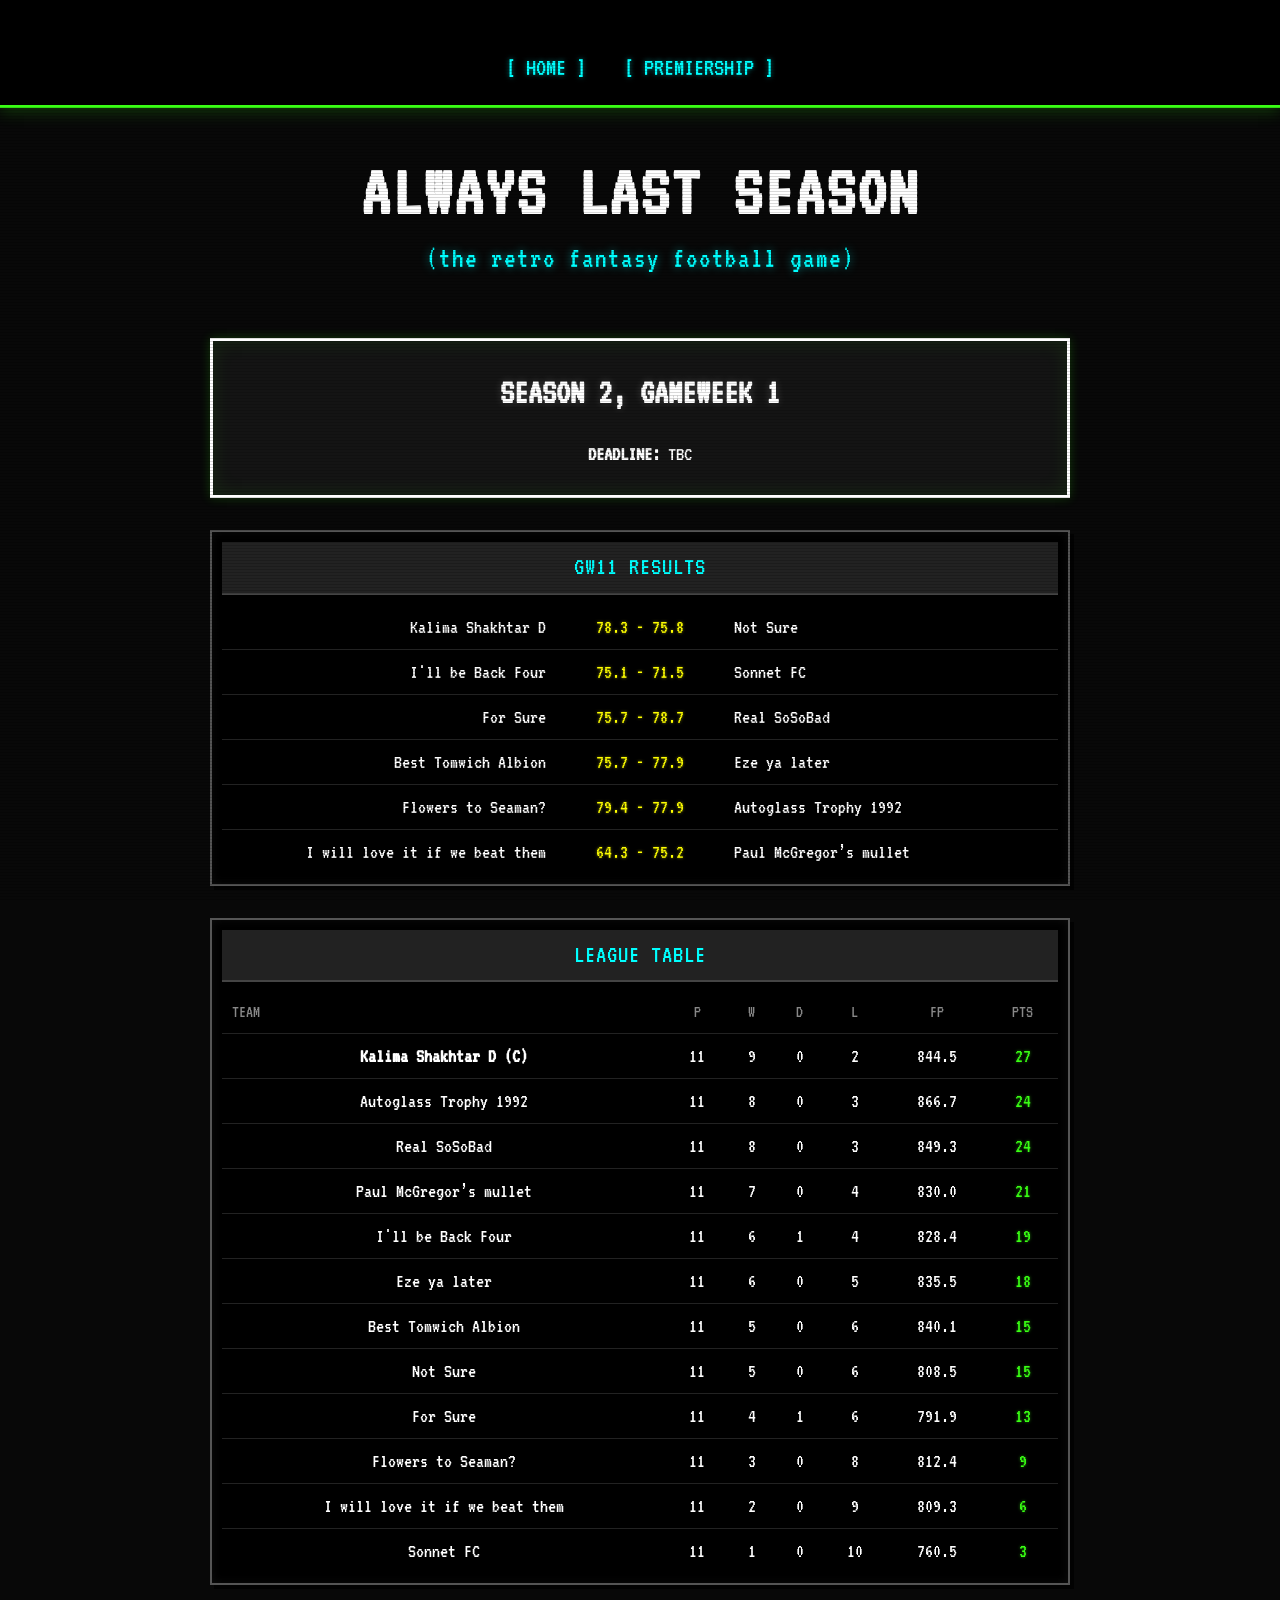
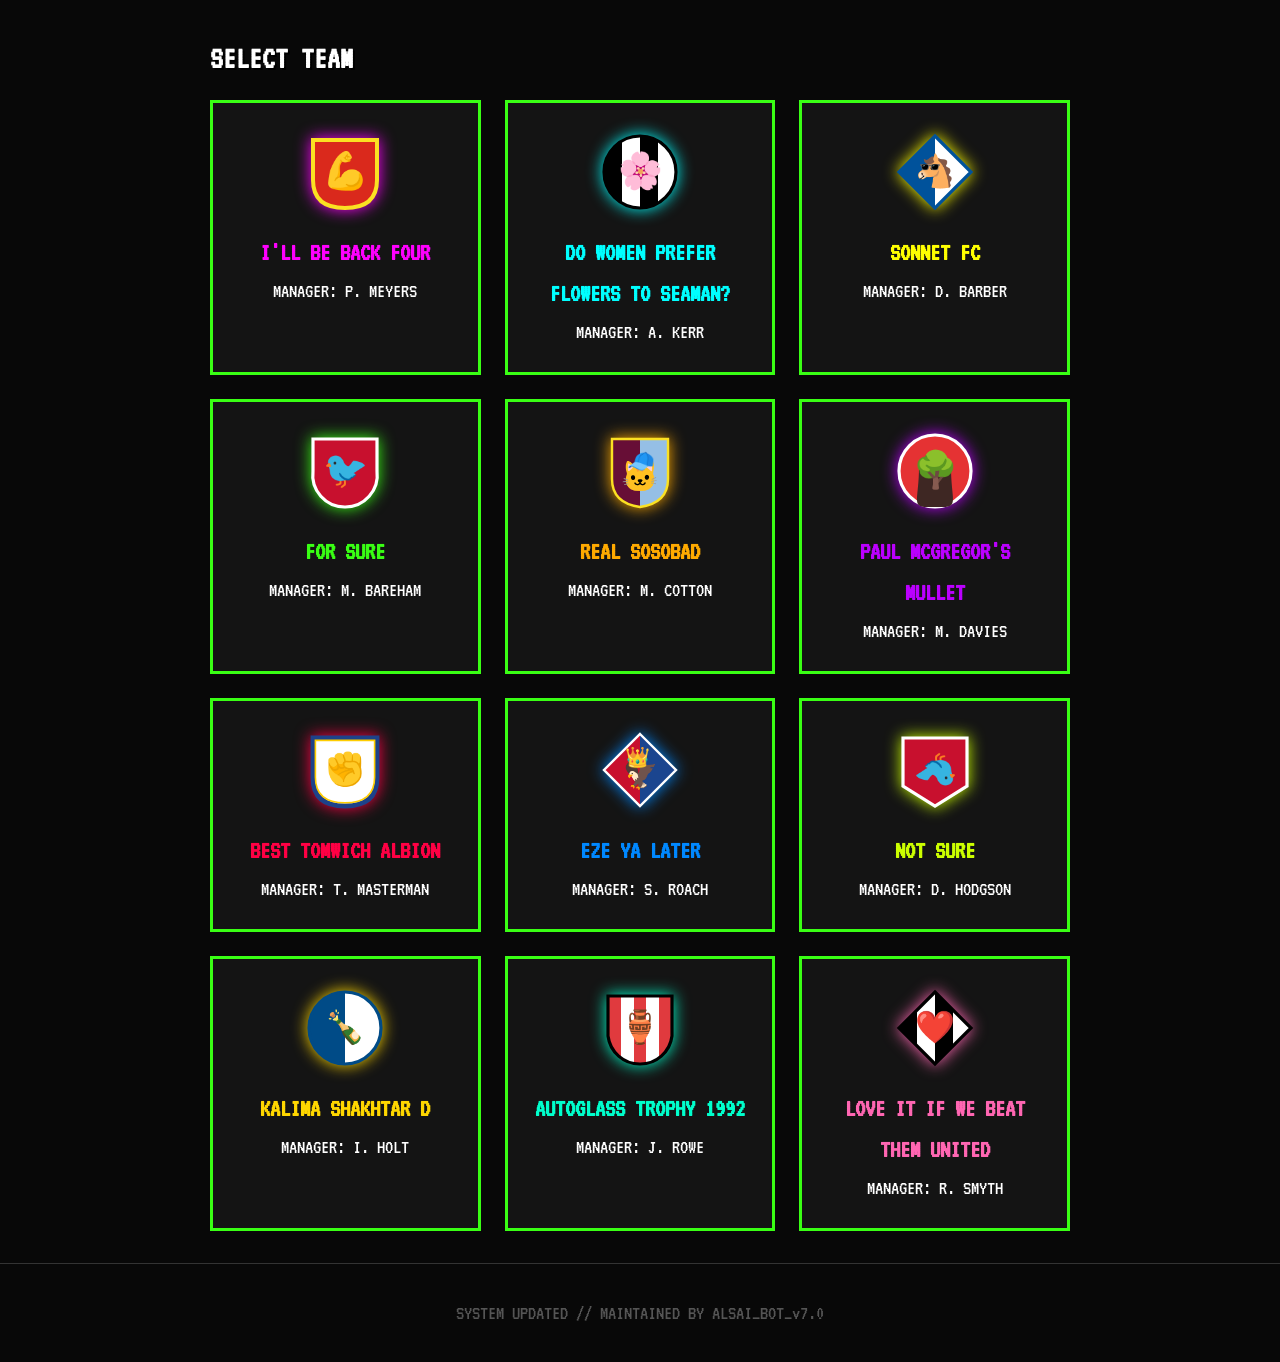
<file: index.html>
<!DOCTYPE html>
<html lang="en">
<head>
    <meta charset="UTF-8">
    <meta name="viewport" content="width=device-width, initial-scale=1.0">
    <title>Always Last Season - Retro Fantasy Football</title>
    <link rel="stylesheet" href="style.css">
    <style>
        @keyframes colorFlash {
            0% { color: #ff00ff; }
            25% { color: #00ffff; }
            50% { color: #ffff00; }
            75% { color: #39ff14; }
            100% { color: #ff00ff; }
        }
        .champions-flash {
            animation: colorFlash 3s infinite linear;
            font-weight: bold;
        }
    </style>
</head>
<body>

    <svg width="0" height="0" style="position:absolute; width:0; height:0;">
        <defs>
            <linearGradient id="grad-bw-stripes" x1="0%" y1="0%" x2="100%" y2="0%">
                <stop offset="20%" stop-color="#000"/><stop offset="20%" stop-color="#fff"/>
                <stop offset="40%" stop-color="#fff"/><stop offset="40%" stop-color="#000"/>
                <stop offset="60%" stop-color="#000"/><stop offset="60%" stop-color="#fff"/>
                <stop offset="80%" stop-color="#fff"/><stop offset="80%" stop-color="#000"/>
            </linearGradient>
        </defs>
    </svg>
    <svg width="0" height="0" style="position:absolute; width:0; height:0;">
        <defs>
            <linearGradient id="grad-newcastle" x1="0%" y1="0%" x2="100%" y2="0%">
                <stop offset="25%" stop-color="#000"/><stop offset="25%" stop-color="#fff"/>
                <stop offset="50%" stop-color="#fff"/><stop offset="50%" stop-color="#000"/>
                <stop offset="75%" stop-color="#000"/><stop offset="75%" stop-color="#fff"/>
            </linearGradient>
            <linearGradient id="grad-gill" x1="0%" y1="0%" x2="100%" y2="0%">
                <stop offset="50%" stop-color="#00529b"/><stop offset="50%" stop-color="#fff"/>
            </linearGradient>
            <linearGradient id="grad-villa" x1="0%" y1="0%" x2="100%" y2="0%">
                <stop offset="50%" stop-color="#670E36"/><stop offset="50%" stop-color="#95BFE5"/>
            </linearGradient>
            <linearGradient id="grad-palace" x1="0%" y1="0%" x2="100%" y2="0%">
                <stop offset="50%" stop-color="#C8102E"/><stop offset="50%" stop-color="#1B458F"/>
            </linearGradient>
            <linearGradient id="grad-rochdale" x1="0%" y1="0%" x2="100%" y2="0%">
                <stop offset="50%" stop-color="#004b87"/><stop offset="50%" stop-color="#fff"/>
            </linearGradient>
            <linearGradient id="grad-stoke" x1="0%" y1="0%" x2="100%" y2="0%">
                <stop offset="20%" stop-color="#e03a3e"/><stop offset="20%" stop-color="#fff"/>
                <stop offset="40%" stop-color="#fff"/><stop offset="40%" stop-color="#e03a3e"/>
                <stop offset="60%" stop-color="#e03a3e"/><stop offset="60%" stop-color="#fff"/>
                <stop offset="80%" stop-color="#fff"/><stop offset="80%" stop-color="#e03a3e"/>
            </linearGradient>
        </defs>
    </svg>

    <header>
        <nav>
            <a href="index.html">[ HOME ]</a>
            <a href="premiership.html">[ PREMIERSHIP ]</a>
        </nav>
    </header>

    <div id="home-page" class="page-view">
        
        <div class="home-title-container">
            <div class="home-title-text">
                <h1 class="home-title">ALWAYS LAST SEASON</h1>
                <p class="home-subtitle">(the retro fantasy football game)</p>
            </div>
        </div>

        <section class="hero">
            <h2>SEASON 2, GAMEWEEK 1</h2>
            <p><strong>DEADLINE:</strong> TBC</p>
        </section>

        <div class="dashboard-stack">
            
            <div class="dash-box">
                <div class="dash-header">GW11 RESULTS</div>
                <table class="cm-table">
                    <tr><td class="t-right">Kalima Shakhtar D</td><td class="t-center hl-yellow">78.3 - 75.8</td><td class="t-left">Not Sure</td></tr>
                    <tr><td class="t-right">I'll be Back Four</td><td class="t-center hl-yellow">75.1 - 71.5</td><td class="t-left">Sonnet FC</td></tr>
                    <tr><td class="t-right">For Sure</td><td class="t-center hl-yellow">75.7 - 78.7</td><td class="t-left">Real SoSoBad</td></tr>
                    <tr><td class="t-right">Best Tomwich Albion</td><td class="t-center hl-yellow">75.7 - 77.9</td><td class="t-left">Eze ya later</td></tr>
                    <tr><td class="t-right">Flowers to Seaman?</td><td class="t-center hl-yellow">79.4 - 77.9</td><td class="t-left">Autoglass Trophy 1992</td></tr>
                    <tr><td class="t-right">I will love it if we beat them</td><td class="t-center hl-yellow">64.3 - 75.2</td><td class="t-left">Paul McGregor’s mullet</td></tr>
                </table>
            </div>

            <div class="dash-box">
                <div class="dash-header">LEAGUE TABLE</div>
                <table class="cm-table league-table">
                    <thead>
                        <tr>
                            <th class="t-left">TEAM</th>
                            <th>P</th><th>W</th><th>D</th><th>L</th><th>FP</th><th>PTS</th>
                        </tr>
                    </thead>
                    <tbody>
                        <tr><td class="t-left champions-flash">Kalima Shakhtar D (C)</td><td>11</td><td>9</td><td>0</td><td>2</td><td>844.5</td><td class="hl-green">27</td></tr>
                        <tr><td class="t-left">Autoglass Trophy 1992</td><td>11</td><td>8</td><td>0</td><td>3</td><td>866.7</td><td class="hl-green">24</td></tr>
                        <tr><td class="t-left">Real SoSoBad</td><td>11</td><td>8</td><td>0</td><td>3</td><td>849.3</td><td class="hl-green">24</td></tr>
                        <tr><td class="t-left">Paul McGregor’s mullet</td><td>11</td><td>7</td><td>0</td><td>4</td><td>830.0</td><td class="hl-green">21</td></tr>
                        <tr><td class="t-left">I'll be Back Four</td><td>11</td><td>6</td><td>1</td><td>4</td><td>828.4</td><td class="hl-green">19</td></tr>
                        <tr><td class="t-left">Eze ya later</td><td>11</td><td>6</td><td>0</td><td>5</td><td>835.5</td><td class="hl-green">18</td></tr>
                        <tr><td class="t-left">Best Tomwich Albion</td><td>11</td><td>5</td><td>0</td><td>6</td><td>840.1</td><td class="hl-green">15</td></tr>
                        <tr><td class="t-left">Not Sure</td><td>11</td><td>5</td><td>0</td><td>6</td><td>808.5</td><td class="hl-green">15</td></tr>
                        <tr><td class="t-left">For Sure</td><td>11</td><td>4</td><td>1</td><td>6</td><td>791.9</td><td class="hl-green">13</td></tr>
                        <tr><td class="t-left">Flowers to Seaman?</td><td>11</td><td>3</td><td>0</td><td>8</td><td>812.4</td><td class="hl-green">9</td></tr>
                        <tr><td class="t-left">I will love it if we beat them</td><td>11</td><td>2</td><td>0</td><td>9</td><td>809.3</td><td class="hl-green">6</td></tr>
                        <tr><td class="t-left">Sonnet FC</td><td>11</td><td>1</td><td>0</td><td>10</td><td>760.5</td><td class="hl-green">3</td></tr>
                    </tbody>
                </table>
            </div>

        </div>
        <h2>SELECT TEAM</h2>
        <div class="grid">
            
            <div onclick="window.location.href='team-paul.html'" class="card">
                <div class="card-icon" style="filter: drop-shadow(0 0 8px #ff00ff);">
                    <svg width="80" height="80" viewBox="0 0 100 100">
                        <path d="M10,10 L90,10 L90,60 Q90,95 50,95 Q10,95 10,60 Z" fill="#DA291C" stroke="#FBE122" stroke-width="5"/>
                        <text x="50" y="55" font-size="45" text-anchor="middle" dominant-baseline="middle">💪</text>
                    </svg>
                </div>
                <h3 style="color: #ff00ff;">I'll be back four</h3>
                <p>MANAGER: P. MEYERS</p>
            </div>

            <div onclick="window.location.href='team-andy.html'" class="card">
                <div class="card-icon" style="filter: drop-shadow(0 0 8px #00ffff);">
                    <svg width="80" height="80" viewBox="0 0 100 100">
                        <circle cx="50" cy="50" r="45" fill="url(#grad-newcastle)" stroke="#000" stroke-width="4"/>
                        <text x="50" y="55" font-size="45" text-anchor="middle" dominant-baseline="middle">🌸</text>
                    </svg>
                </div>
                <h3 style="color: #00ffff;">Do Women prefer Flowers to Seaman?</h3>
                <p>MANAGER: A. KERR</p>
            </div>

            <div onclick="window.location.href='team-barber.html'" class="card">
                <div class="card-icon" style="filter: drop-shadow(0 0 8px #ffff00);">
                    <svg width="80" height="80" viewBox="0 0 100 100">
                        <polygon points="50,5 95,50 50,95 5,50" fill="url(#grad-gill)" stroke="#00529b" stroke-width="4"/>
                        <text x="50" y="55" font-size="40" text-anchor="middle" dominant-baseline="middle">🐴</text>
                        <text x="44" y="47" font-size="22" text-anchor="middle" dominant-baseline="middle">🕶️</text>
                    </svg>
                </div>
                <h3 style="color: #ffff00;">Sonnet FC</h3>
                <p>MANAGER: D. BARBER</p>
            </div>

            <div onclick="window.location.href='team-bareham.html'" class="card">
                <div class="card-icon" style="filter: drop-shadow(0 0 8px #39ff14);">
                    <svg width="80" height="80" viewBox="0 0 100 100">
                        <path d="M10,10 L90,10 L90,50 A40,40 0 0,1 50,95 A40,40 0 0,1 10,50 Z" fill="#C8102E" stroke="#fff" stroke-width="4"/>
                        <text x="50" y="55" font-size="45" text-anchor="middle" dominant-baseline="middle">🐦</text>
                    </svg>
                </div>
                <h3 style="color: #39ff14;">For Sure</h3>
                <p>MANAGER: M. BAREHAM</p>
            </div>

            <div onclick="window.location.href='team-cotton.html'" class="card">
                <div class="card-icon" style="filter: drop-shadow(0 0 8px #ffaa00);">
                    <svg width="80" height="80" viewBox="0 0 100 100">
                        <path d="M15,10 L85,10 L85,60 Q85,90 50,95 Q15,90 15,60 Z" fill="url(#grad-villa)" stroke="#FBE122" stroke-width="3"/>
                        <text x="50" y="62" font-size="38" text-anchor="middle" dominant-baseline="middle">🐱</text>
                        <text x="51" y="42" font-size="28" text-anchor="middle" dominant-baseline="middle">🧢</text>
                    </svg>
                </div>
                <h3 style="color: #ffaa00;">Real SoSoBad</h3>
                <p>MANAGER: M. COTTON</p>
            </div>

            <div onclick="window.location.href='team-davies.html'" class="card">
                <div class="card-icon" style="filter: drop-shadow(0 0 8px #bb00ff);">
                    <svg width="80" height="80" viewBox="0 0 100 100">
                        <circle cx="50" cy="50" r="45" fill="#E53233" stroke="#fff" stroke-width="4"/>
                        <path d="M30,45 C30,85 20,95 40,95 L60,95 C80,95 70,85 70,45 Z" fill="#3E2723"/>
                        <text x="50" y="55" font-size="45" text-anchor="middle" dominant-baseline="middle">🌳</text>
                    </svg>
                </div>
                <h3 style="color: #bb00ff;">Paul McGregor's mullet</h3>
                <p>MANAGER: M. DAVIES</p>
            </div>

            <div onclick="window.location.href='team-masterman.html'" class="card">
                <div class="card-icon" style="filter: drop-shadow(0 0 8px #ff0044);">
                    <svg width="80" height="80" viewBox="0 0 100 100">
                        <path d="M10,10 L90,10 L90,60 Q90,95 50,95 Q10,95 10,60 Z" fill="#fff" stroke="#1D428A" stroke-width="6"/>
                        <path d="M13,13 L87,13 L87,59 Q87,91 50,91 Q13,91 13,59 Z" fill="none" stroke="#FFCD00" stroke-width="2"/>
                        <text x="50" y="55" font-size="40" text-anchor="middle" dominant-baseline="middle">✊</text>
                    </svg>
                </div>
                <h3 style="color: #ff0044;">Best Tomwich Albion</h3>
                <p>MANAGER: T. MASTERMAN</p>
            </div>

            <div onclick="window.location.href='team-roach.html'" class="card">
                <div class="card-icon" style="filter: drop-shadow(0 0 8px #0088ff);">
                    <svg width="80" height="80" viewBox="0 0 100 100">
                        <polygon points="50,5 95,50 50,95 5,50" fill="url(#grad-palace)" stroke="#fff" stroke-width="3"/>
                        <text x="50" y="60" font-size="35" text-anchor="middle" dominant-baseline="middle">🦅</text>
                        <text x="47" y="38" font-size="25" text-anchor="middle" dominant-baseline="middle">👑</text>
                    </svg>
                </div>
                <h3 style="color: #0088ff;">Eze ya later</h3>
                <p>MANAGER: S. ROACH</p>
            </div>

            <div onclick="window.location.href='team-hodgson.html'" class="card">
                <div class="card-icon" style="filter: drop-shadow(0 0 8px #ccff00);">
                    <svg width="80" height="80" viewBox="0 0 100 100">
                        <polygon points="10,10 90,10 90,70 50,95 10,70" fill="#C8102E" stroke="#fff" stroke-width="4"/>
                        <text x="50" y="50" font-size="45" text-anchor="middle" dominant-baseline="central" transform="rotate(180 50 50)">🐦</text>
                    </svg>
                </div>
                <h3 style="color: #ccff00;">Not Sure</h3>
                <p>MANAGER: D. HODGSON</p>
            </div>

            <div onclick="window.location.href='team-holt.html'" class="card">
                <div class="card-icon" style="filter: drop-shadow(0 0 8px #ffd700);">
                    <svg width="80" height="80" viewBox="0 0 100 100">
                        <circle cx="50" cy="50" r="45" fill="url(#grad-rochdale)" stroke="#004b87" stroke-width="4"/>
                        <text x="50" y="55" font-size="40" text-anchor="middle" dominant-baseline="middle">🍾</text>
                    </svg>
                </div>
                <h3 style="color: #ffd700;">Kalima Shakhtar D</h3>
                <p>MANAGER: I. HOLT</p>
            </div>

            <div onclick="window.location.href='team-rowe.html'" class="card">
                <div class="card-icon" style="filter: drop-shadow(0 0 8px #00ffcc);">
                    <svg width="80" height="80" viewBox="0 0 100 100">
                        <path d="M10,10 L90,10 L90,60 A40,40 0 0,1 50,95 A40,40 0 0,1 10,60 Z" fill="url(#grad-stoke)" stroke="#000" stroke-width="4"/>
                        <text x="50" y="55" font-size="40" text-anchor="middle" dominant-baseline="middle">🏺</text>
                    </svg>
                </div>
                <h3 style="color: #00ffcc;">Autoglass Trophy 1992</h3>
                <p>MANAGER: J. ROWE</p>
            </div>

            <div onclick="window.location.href='team-smyth.html'" class="card">
                <div class="card-icon" style="filter: drop-shadow(0 0 8px #ff66b2);">
                    <svg width="80" height="80" viewBox="0 0 100 100">
                        <polygon points="50,5 95,50 50,95 5,50" fill="url(#grad-newcastle)" stroke="#000" stroke-width="4"/>
                        <text x="50" y="55" font-size="40" text-anchor="middle" dominant-baseline="middle">❤️</text>
                    </svg>
                </div>
                <h3 style="color: #ff66b2;">Love it if we beat them United</h3>
                <p>MANAGER: R. SMYTH</p>
            </div>
        </div>
    </div>

    <footer><p>SYSTEM UPDATED // MAINTAINED BY ALSAI_BOT_v7.0</p></footer>

</body>
</html>
</file>
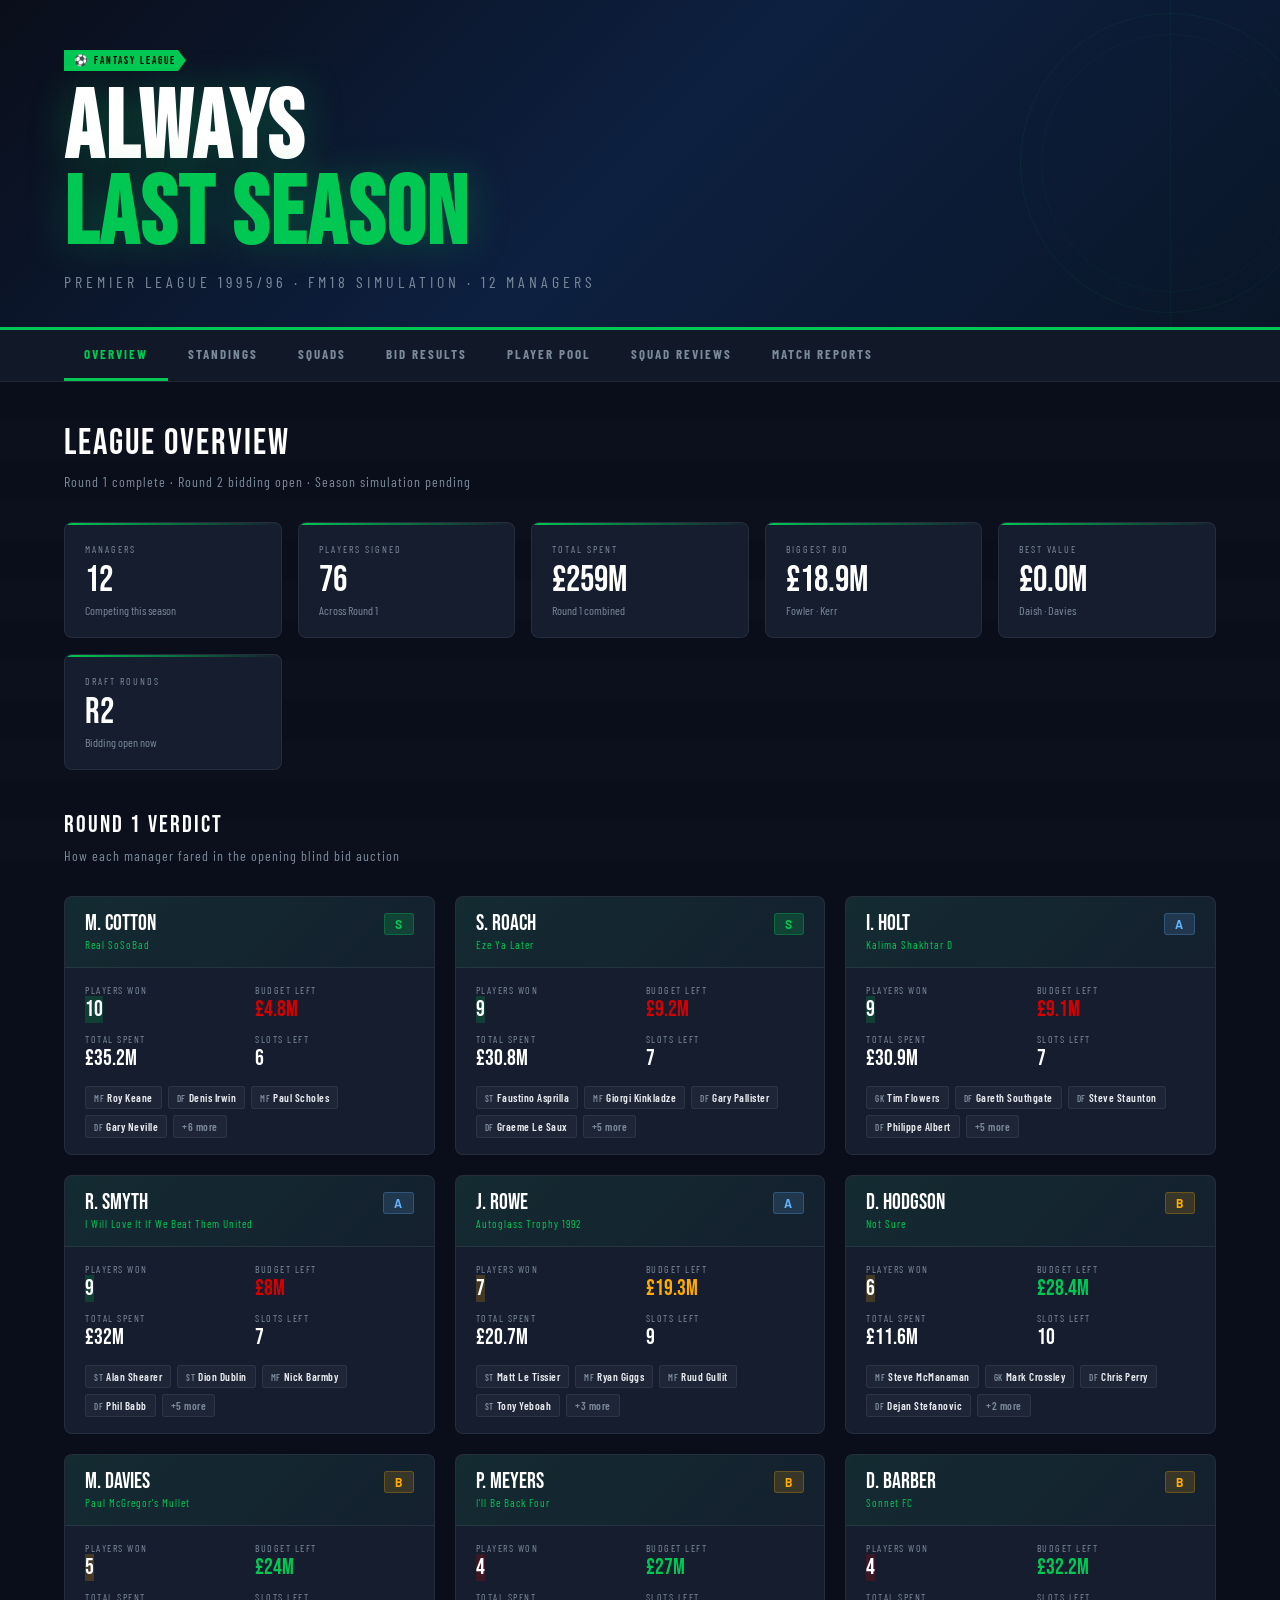
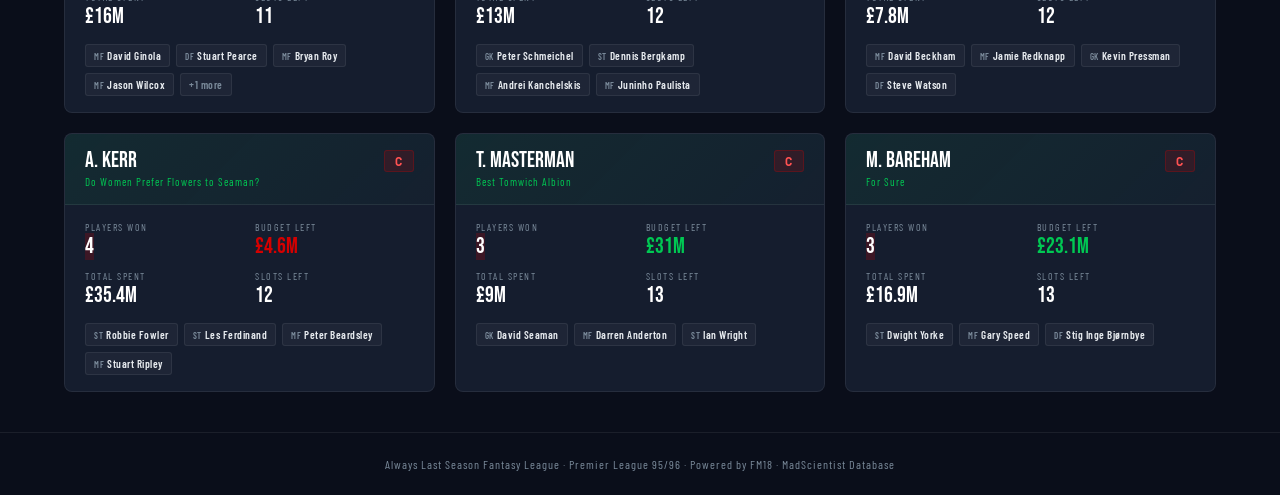
<file: alsNEW.html>
<!DOCTYPE html>
<html lang="en">
<head>
<meta charset="UTF-8">
<meta name="viewport" content="width=device-width, initial-scale=1.0">
<title>Always Last Season – Fantasy League 95/96</title>
<link href="https://fonts.googleapis.com/css2?family=Bebas+Neue&family=Barlow+Condensed:wght@400;600;700&family=Barlow:wght@400;500&display=swap" rel="stylesheet">
<style>
  :root {
    --green: #00c853;
    --green-dark: #009624;
    --amber: #ffab00;
    --red: #d50000;
    --navy: #0a0e1a;
    --navy2: #111827;
    --navy3: #1a2235;
    --card: #151d2e;
    --border: rgba(255,255,255,0.07);
    --text: #e8ecf0;
    --muted: #7a8a9a;
    --gold: #ffd700;
    --silver: #c0c0c0;
    --bronze: #cd7f32;
  }

  * { margin: 0; padding: 0; box-sizing: border-box; }

  body {
    background: var(--navy);
    color: var(--text);
    font-family: 'Barlow', sans-serif;
    min-height: 100vh;
    overflow-x: hidden;
  }

  /* Pitch texture background */
  body::before {
    content: '';
    position: fixed;
    inset: 0;
    background-image:
      repeating-linear-gradient(
        0deg,
        transparent,
        transparent 40px,
        rgba(255,255,255,0.012) 40px,
        rgba(255,255,255,0.012) 80px
      );
    pointer-events: none;
    z-index: 0;
  }

  /* ── HEADER ── */
  header {
    position: relative;
    padding: 0;
    overflow: hidden;
    background: linear-gradient(135deg, #0a0e1a 0%, #0d2040 50%, #0a1628 100%);
    border-bottom: 3px solid var(--green);
  }

  .header-inner {
    max-width: 1200px;
    margin: 0 auto;
    padding: 48px 24px 36px;
    position: relative;
    z-index: 1;
  }

  .badge {
    display: inline-block;
    background: var(--green);
    color: #000;
    font-family: 'Bebas Neue', sans-serif;
    font-size: 11px;
    letter-spacing: 2px;
    padding: 4px 10px;
    margin-bottom: 16px;
    clip-path: polygon(0 0, calc(100% - 8px) 0, 100% 50%, calc(100% - 8px) 100%, 0 100%);
  }

  h1 {
    font-family: 'Bebas Neue', sans-serif;
    font-size: clamp(48px, 8vw, 96px);
    line-height: 0.9;
    letter-spacing: 2px;
    color: #fff;
    text-shadow: 0 0 40px rgba(0,200,83,0.3);
  }

  h1 span {
    color: var(--green);
    display: block;
  }

  .header-sub {
    font-family: 'Barlow Condensed', sans-serif;
    font-size: 16px;
    letter-spacing: 4px;
    color: var(--muted);
    margin-top: 12px;
    text-transform: uppercase;
  }

  /* Decorative pitch lines */
  .pitch-deco {
    position: absolute;
    right: -40px;
    top: 50%;
    transform: translateY(-50%);
    width: 300px;
    height: 300px;
    border: 1px solid rgba(0,200,83,0.15);
    border-radius: 50%;
    opacity: 0.5;
  }
  .pitch-deco::before {
    content: '';
    position: absolute;
    inset: 20px;
    border: 1px solid rgba(0,200,83,0.1);
    border-radius: 50%;
  }
  .pitch-deco::after {
    content: '';
    position: absolute;
    left: 50%;
    top: -50px;
    bottom: -50px;
    width: 1px;
    background: rgba(0,200,83,0.1);
  }

  /* ── NAV TABS ── */
  .tabs {
    background: var(--navy2);
    border-bottom: 1px solid var(--border);
    position: sticky;
    top: 0;
    z-index: 100;
    backdrop-filter: blur(10px);
  }

  .tabs-inner {
    max-width: 1200px;
    margin: 0 auto;
    display: flex;
    gap: 0;
    overflow-x: auto;
    scrollbar-width: none;
    padding: 0 24px;
  }

  .tabs-inner::-webkit-scrollbar { display: none; }

  .tab {
    font-family: 'Barlow Condensed', sans-serif;
    font-size: 13px;
    font-weight: 700;
    letter-spacing: 2px;
    text-transform: uppercase;
    color: var(--muted);
    padding: 16px 20px;
    cursor: pointer;
    border-bottom: 3px solid transparent;
    transition: all 0.2s;
    white-space: nowrap;
    background: none;
    border-top: none;
    border-left: none;
    border-right: none;
  }

  .tab:hover { color: var(--text); }
  .tab.active { color: var(--green); border-bottom-color: var(--green); }

  /* ── MAIN CONTENT ── */
  main {
    max-width: 1200px;
    margin: 0 auto;
    padding: 40px 24px;
    position: relative;
    z-index: 1;
  }

  .section { display: none; }
  .section.active { display: block; animation: fadeIn 0.3s ease; }

  @keyframes fadeIn {
    from { opacity: 0; transform: translateY(8px); }
    to { opacity: 1; transform: translateY(0); }
  }

  /* ── SECTION TITLES ── */
  .section-title {
    font-family: 'Bebas Neue', sans-serif;
    font-size: 36px;
    letter-spacing: 2px;
    margin-bottom: 8px;
    color: #fff;
  }

  .section-desc {
    color: var(--muted);
    font-size: 14px;
    margin-bottom: 32px;
    font-family: 'Barlow Condensed', sans-serif;
    letter-spacing: 1px;
  }

  /* ── STANDINGS TABLE ── */
  .standings-table {
    width: 100%;
    border-collapse: collapse;
    font-family: 'Barlow Condensed', sans-serif;
  }

  .standings-table th {
    font-size: 11px;
    letter-spacing: 2px;
    text-transform: uppercase;
    color: var(--muted);
    padding: 10px 12px;
    text-align: left;
    border-bottom: 1px solid var(--border);
    font-weight: 600;
  }

  .standings-table th:not(:first-child):not(:nth-child(2)) {
    text-align: center;
  }

  .standings-table td {
    padding: 14px 12px;
    border-bottom: 1px solid var(--border);
    font-size: 15px;
    transition: background 0.15s;
  }

  .standings-table td:not(:first-child):not(:nth-child(2)) {
    text-align: center;
  }

  .standings-table tr:hover td { background: rgba(255,255,255,0.03); }

  .pos-num {
    font-family: 'Bebas Neue', sans-serif;
    font-size: 18px;
    color: var(--muted);
    width: 40px;
  }

  .pos-1 .pos-num { color: var(--gold); }
  .pos-2 .pos-num { color: var(--silver); }
  .pos-3 .pos-num { color: var(--bronze); }

  .manager-name {
    font-weight: 700;
    font-size: 15px;
    color: #fff;
  }

  .team-name {
    font-size: 12px;
    color: var(--muted);
    letter-spacing: 0.5px;
  }

  .budget-bar-wrap {
    display: flex;
    align-items: center;
    gap: 10px;
  }

  .budget-bar {
    flex: 1;
    height: 4px;
    background: rgba(255,255,255,0.08);
    border-radius: 2px;
    overflow: hidden;
    min-width: 60px;
  }

  .budget-fill {
    height: 100%;
    border-radius: 2px;
    background: linear-gradient(90deg, var(--green), var(--amber));
    transition: width 1s ease;
  }

  .budget-val {
    font-size: 13px;
    color: var(--green);
    font-weight: 700;
    min-width: 42px;
    text-align: right;
  }

  .players-won {
    display: inline-flex;
    align-items: center;
    justify-content: center;
    width: 28px;
    height: 28px;
    border-radius: 50%;
    font-family: 'Bebas Neue', sans-serif;
    font-size: 16px;
  }

  .fill-high { background: rgba(0,200,83,0.2); color: var(--green); }
  .fill-mid { background: rgba(255,171,0,0.2); color: var(--amber); }
  .fill-low { background: rgba(213,0,0,0.2); color: var(--red); }

  .rating-badge {
    display: inline-block;
    padding: 3px 10px;
    border-radius: 3px;
    font-size: 12px;
    font-weight: 700;
    letter-spacing: 1px;
  }

  .rating-s { background: rgba(0,200,83,0.2); color: var(--green); border: 1px solid rgba(0,200,83,0.3); }
  .rating-a { background: rgba(100,180,255,0.15); color: #64b4ff; border: 1px solid rgba(100,180,255,0.25); }
  .rating-b { background: rgba(255,171,0,0.15); color: var(--amber); border: 1px solid rgba(255,171,0,0.25); }
  .rating-c { background: rgba(213,0,0,0.15); color: #ff5252; border: 1px solid rgba(213,0,0,0.25); }

  /* ── MANAGER CARDS ── */
  .cards-grid {
    display: grid;
    grid-template-columns: repeat(auto-fill, minmax(340px, 1fr));
    gap: 20px;
  }

  .manager-card {
    background: var(--card);
    border: 1px solid var(--border);
    border-radius: 8px;
    overflow: hidden;
    transition: transform 0.2s, border-color 0.2s, box-shadow 0.2s;
    cursor: pointer;
  }

  .manager-card:hover {
    transform: translateY(-2px);
    border-color: rgba(0,200,83,0.3);
    box-shadow: 0 8px 32px rgba(0,0,0,0.4);
  }

  .card-header {
    padding: 16px 20px;
    background: linear-gradient(135deg, rgba(0,200,83,0.08), rgba(0,200,83,0.02));
    border-bottom: 1px solid var(--border);
    display: flex;
    justify-content: space-between;
    align-items: flex-start;
  }

  .card-manager {
    font-family: 'Bebas Neue', sans-serif;
    font-size: 22px;
    color: #fff;
    line-height: 1;
  }

  .card-team {
    font-size: 11px;
    color: var(--green);
    letter-spacing: 1px;
    font-family: 'Barlow Condensed', sans-serif;
    margin-top: 3px;
  }

  .card-rating {
    text-align: right;
  }

  .card-body { padding: 16px 20px; }

  .card-stats {
    display: grid;
    grid-template-columns: 1fr 1fr;
    gap: 12px;
    margin-bottom: 16px;
  }

  .stat-item label {
    display: block;
    font-size: 10px;
    letter-spacing: 1.5px;
    text-transform: uppercase;
    color: var(--muted);
    margin-bottom: 3px;
    font-family: 'Barlow Condensed', sans-serif;
  }

  .stat-item value {
    font-family: 'Bebas Neue', sans-serif;
    font-size: 22px;
    color: #fff;
    line-height: 1;
  }

  .stat-item value.green { color: var(--green); }
  .stat-item value.amber { color: var(--amber); }
  .stat-item value.red { color: var(--red); }

  .players-list {
    display: flex;
    flex-wrap: wrap;
    gap: 6px;
  }

  .player-chip {
    font-size: 11px;
    font-family: 'Barlow Condensed', sans-serif;
    font-weight: 600;
    letter-spacing: 0.5px;
    padding: 4px 8px;
    border-radius: 3px;
    border: 1px solid var(--border);
    color: var(--text);
    background: rgba(255,255,255,0.04);
    transition: all 0.15s;
  }

  .player-chip:hover {
    background: rgba(0,200,83,0.1);
    border-color: rgba(0,200,83,0.3);
    color: var(--green);
  }

  .chip-pos {
    font-size: 9px;
    color: var(--muted);
    margin-right: 3px;
  }

  /* ── BID RESULTS ── */
  .round-section {
    margin-bottom: 48px;
  }

  .round-header {
    display: flex;
    align-items: center;
    gap: 16px;
    margin-bottom: 20px;
  }

  .round-pill {
    font-family: 'Bebas Neue', sans-serif;
    font-size: 13px;
    letter-spacing: 2px;
    background: var(--green);
    color: #000;
    padding: 4px 14px;
    border-radius: 20px;
  }

  .round-title {
    font-family: 'Bebas Neue', sans-serif;
    font-size: 28px;
    color: #fff;
  }

  .bids-table {
    width: 100%;
    border-collapse: collapse;
    font-family: 'Barlow Condensed', sans-serif;
  }

  .bids-table th {
    font-size: 10px;
    letter-spacing: 2px;
    text-transform: uppercase;
    color: var(--muted);
    padding: 10px 14px;
    text-align: left;
    border-bottom: 1px solid var(--border);
    font-weight: 600;
  }

  .bids-table td {
    padding: 11px 14px;
    border-bottom: 1px solid rgba(255,255,255,0.04);
    font-size: 14px;
    vertical-align: middle;
  }

  .bids-table tr:hover td { background: rgba(255,255,255,0.02); }

  .won-row td { background: rgba(0,200,83,0.04); }
  .won-row:hover td { background: rgba(0,200,83,0.07) !important; }

  .bid-manager {
    font-weight: 700;
    color: #fff;
    font-size: 13px;
  }

  .bid-price {
    font-family: 'Bebas Neue', sans-serif;
    font-size: 18px;
  }

  .price-won { color: var(--green); }
  .price-lost { color: var(--muted); }

  .won-tag {
    display: inline-block;
    background: rgba(0,200,83,0.15);
    color: var(--green);
    border: 1px solid rgba(0,200,83,0.3);
    font-size: 10px;
    font-weight: 700;
    letter-spacing: 1.5px;
    padding: 2px 7px;
    border-radius: 2px;
  }

  .pos-tag {
    display: inline-block;
    font-size: 10px;
    font-weight: 700;
    letter-spacing: 1px;
    padding: 2px 6px;
    border-radius: 2px;
    text-transform: uppercase;
  }

  .pos-GK { background: rgba(100,180,255,0.15); color: #64b4ff; }
  .pos-DEF { background: rgba(0,200,83,0.12); color: var(--green); }
  .pos-MID { background: rgba(255,171,0,0.12); color: var(--amber); }
  .pos-ST { background: rgba(213,0,0,0.15); color: #ff5252; }

  .search-bar {
    display: flex;
    gap: 12px;
    margin-bottom: 24px;
    flex-wrap: wrap;
  }

  .search-input {
    flex: 1;
    min-width: 200px;
    background: var(--card);
    border: 1px solid var(--border);
    border-radius: 6px;
    padding: 10px 16px;
    color: var(--text);
    font-family: 'Barlow', sans-serif;
    font-size: 14px;
    outline: none;
    transition: border-color 0.2s;
  }

  .search-input:focus { border-color: rgba(0,200,83,0.4); }
  .search-input::placeholder { color: var(--muted); }

  .filter-select {
    background: var(--card);
    border: 1px solid var(--border);
    border-radius: 6px;
    padding: 10px 16px;
    color: var(--text);
    font-family: 'Barlow Condensed', sans-serif;
    font-size: 13px;
    letter-spacing: 1px;
    outline: none;
    cursor: pointer;
    transition: border-color 0.2s;
  }

  .filter-select:focus { border-color: rgba(0,200,83,0.4); }

  /* ── MARKET OVERVIEW ── */
  .stats-row {
    display: grid;
    grid-template-columns: repeat(auto-fill, minmax(180px, 1fr));
    gap: 16px;
    margin-bottom: 40px;
  }

  .stat-card {
    background: var(--card);
    border: 1px solid var(--border);
    border-radius: 8px;
    padding: 20px;
    position: relative;
    overflow: hidden;
  }

  .stat-card::before {
    content: '';
    position: absolute;
    top: 0; left: 0; right: 0;
    height: 2px;
    background: linear-gradient(90deg, var(--green), transparent);
  }

  .stat-card-label {
    font-size: 10px;
    letter-spacing: 2px;
    text-transform: uppercase;
    color: var(--muted);
    font-family: 'Barlow Condensed', sans-serif;
    margin-bottom: 8px;
  }

  .stat-card-value {
    font-family: 'Bebas Neue', sans-serif;
    font-size: 36px;
    color: #fff;
    line-height: 1;
  }

  .stat-card-sub {
    font-size: 12px;
    color: var(--muted);
    margin-top: 4px;
    font-family: 'Barlow Condensed', sans-serif;
  }

  /* ── PLAYER POOL ── */
  .pool-grid {
    display: grid;
    grid-template-columns: repeat(auto-fill, minmax(200px, 1fr));
    gap: 12px;
  }

  .pool-card {
    background: var(--card);
    border: 1px solid var(--border);
    border-radius: 6px;
    padding: 14px;
    transition: all 0.15s;
  }

  .pool-card:hover {
    border-color: rgba(0,200,83,0.25);
    background: rgba(0,200,83,0.03);
  }

  .pool-card.signed {
    opacity: 0.45;
    border-color: transparent;
  }

  .pool-card.signed:hover { opacity: 0.6; }

  .pool-player-name {
    font-family: 'Barlow Condensed', sans-serif;
    font-weight: 700;
    font-size: 15px;
    color: #fff;
    margin-bottom: 4px;
  }

  .pool-club {
    font-size: 11px;
    color: var(--muted);
    margin-bottom: 8px;
  }

  .pool-footer {
    display: flex;
    justify-content: space-between;
    align-items: center;
  }

  .signed-by {
    font-size: 10px;
    color: var(--green);
    font-family: 'Barlow Condensed', sans-serif;
    letter-spacing: 0.5px;
  }

  .available-tag {
    font-size: 10px;
    color: var(--amber);
    font-family: 'Barlow Condensed', sans-serif;
    letter-spacing: 0.5px;
  }

  /* ── MODAL ── */
  .modal-overlay {
    position: fixed;
    inset: 0;
    background: rgba(0,0,0,0.8);
    backdrop-filter: blur(4px);
    z-index: 1000;
    display: none;
    align-items: center;
    justify-content: center;
    padding: 24px;
  }

  .modal-overlay.open { display: flex; }

  .modal {
    background: var(--navy2);
    border: 1px solid rgba(0,200,83,0.2);
    border-radius: 12px;
    width: 100%;
    max-width: 560px;
    max-height: 90vh;
    overflow-y: auto;
    animation: modalIn 0.25s ease;
  }

  @keyframes modalIn {
    from { opacity: 0; transform: scale(0.95) translateY(10px); }
    to { opacity: 1; transform: scale(1) translateY(0); }
  }

  .modal-header {
    padding: 24px 24px 16px;
    border-bottom: 1px solid var(--border);
    display: flex;
    justify-content: space-between;
    align-items: flex-start;
  }

  .modal-title {
    font-family: 'Bebas Neue', sans-serif;
    font-size: 28px;
    color: #fff;
    line-height: 1;
  }

  .modal-subtitle {
    font-size: 12px;
    color: var(--green);
    letter-spacing: 1px;
    font-family: 'Barlow Condensed', sans-serif;
    margin-top: 4px;
  }

  .modal-close {
    background: none;
    border: none;
    color: var(--muted);
    font-size: 24px;
    cursor: pointer;
    padding: 0 4px;
    line-height: 1;
    transition: color 0.15s;
  }

  .modal-close:hover { color: #fff; }

  .modal-body { padding: 20px 24px 24px; }

  .modal-stats {
    display: grid;
    grid-template-columns: 1fr 1fr 1fr;
    gap: 12px;
    margin-bottom: 20px;
  }

  .modal-stat {
    background: rgba(255,255,255,0.04);
    border-radius: 6px;
    padding: 12px;
    text-align: center;
  }

  .modal-stat label {
    display: block;
    font-size: 10px;
    letter-spacing: 1.5px;
    color: var(--muted);
    font-family: 'Barlow Condensed', sans-serif;
    margin-bottom: 4px;
  }

  .modal-stat value {
    font-family: 'Bebas Neue', sans-serif;
    font-size: 24px;
    color: #fff;
  }

  .modal-players-title {
    font-family: 'Barlow Condensed', sans-serif;
    font-size: 11px;
    letter-spacing: 2px;
    text-transform: uppercase;
    color: var(--muted);
    margin-bottom: 10px;
  }

  .modal-analysis {
    margin-top: 16px;
    padding: 14px;
    background: rgba(0,200,83,0.05);
    border: 1px solid rgba(0,200,83,0.15);
    border-radius: 6px;
    font-size: 13px;
    color: var(--text);
    line-height: 1.6;
  }

  /* ── TOOLTIP ── */
  .tooltip {
    position: relative;
    display: inline-block;
  }

  .tooltip-text {
    visibility: hidden;
    background: var(--navy3);
    color: var(--text);
    font-family: 'Barlow', sans-serif;
    font-size: 12px;
    padding: 6px 10px;
    border-radius: 4px;
    border: 1px solid var(--border);
    position: absolute;
    bottom: 130%;
    left: 50%;
    transform: translateX(-50%);
    white-space: nowrap;
    z-index: 10;
    pointer-events: none;
    opacity: 0;
    transition: opacity 0.15s;
  }

  .tooltip:hover .tooltip-text { visibility: visible; opacity: 1; }

  /* ── FOOTER ── */
  footer {
    border-top: 1px solid var(--border);
    padding: 24px;
    text-align: center;
    color: var(--muted);
    font-size: 12px;
    font-family: 'Barlow Condensed', sans-serif;
    letter-spacing: 1px;
    position: relative;
    z-index: 1;
  }

  /* ── RESPONSIVE ── */
  @media (max-width: 640px) {
    .cards-grid { grid-template-columns: 1fr; }
    .stats-row { grid-template-columns: 1fr 1fr; }
    .modal-stats { grid-template-columns: 1fr 1fr; }
    .bids-table th:nth-child(4),
    .bids-table td:nth-child(4) { display: none; }
  }

  /* ── SCROLLBAR ── */
  ::-webkit-scrollbar { width: 6px; height: 6px; }
  ::-webkit-scrollbar-track { background: var(--navy); }
  ::-webkit-scrollbar-thumb { background: rgba(255,255,255,0.1); border-radius: 3px; }
  ::-webkit-scrollbar-thumb:hover { background: rgba(255,255,255,0.2); }

  /* ── SQUAD REVIEWS ── */
  .review-card {
    background: var(--card);
    border: 1px solid var(--border);
    border-radius: 10px;
    overflow: hidden;
    margin-bottom: 24px;
    transition: border-color 0.2s;
  }

  .review-card:hover { border-color: rgba(255,100,100,0.25); }

  .review-header {
    display: flex;
    align-items: flex-start;
    justify-content: space-between;
    padding: 20px 24px 16px;
    background: linear-gradient(135deg, rgba(255,50,50,0.06), rgba(255,50,50,0.02));
    border-bottom: 1px solid var(--border);
    gap: 16px;
    flex-wrap: wrap;
  }

  .review-manager-info { flex: 1; }

  .review-manager {
    font-family: 'Bebas Neue', sans-serif;
    font-size: 26px;
    color: #fff;
    line-height: 1;
  }

  .review-team {
    font-size: 12px;
    color: var(--muted);
    font-family: 'Barlow Condensed', sans-serif;
    letter-spacing: 1px;
    margin-top: 3px;
  }

  .verdict-badge {
    display: inline-flex;
    align-items: center;
    gap: 6px;
    padding: 6px 14px;
    border-radius: 4px;
    font-family: 'Barlow Condensed', sans-serif;
    font-size: 12px;
    font-weight: 700;
    letter-spacing: 1.5px;
    text-transform: uppercase;
    white-space: nowrap;
  }

  .verdict-disaster { background: rgba(213,0,0,0.2); color: #ff5252; border: 1px solid rgba(213,0,0,0.3); }
  .verdict-shaky { background: rgba(255,100,0,0.2); color: #ff7043; border: 1px solid rgba(255,100,0,0.3); }
  .verdict-decent { background: rgba(255,171,0,0.2); color: var(--amber); border: 1px solid rgba(255,171,0,0.3); }
  .verdict-solid { background: rgba(100,180,255,0.15); color: #64b4ff; border: 1px solid rgba(100,180,255,0.25); }
  .verdict-genius { background: rgba(0,200,83,0.15); color: var(--green); border: 1px solid rgba(0,200,83,0.25); }

  .review-body { padding: 20px 24px; }

  .manager-comparison {
    display: flex;
    align-items: center;
    gap: 12px;
    margin-bottom: 16px;
    padding: 12px 16px;
    background: rgba(255,255,255,0.03);
    border-radius: 6px;
    border-left: 3px solid var(--amber);
  }

  .comparison-label {
    font-size: 10px;
    letter-spacing: 2px;
    text-transform: uppercase;
    color: var(--muted);
    font-family: 'Barlow Condensed', sans-serif;
    white-space: nowrap;
  }

  .comparison-name {
    font-family: 'Bebas Neue', sans-serif;
    font-size: 20px;
    color: var(--amber);
  }

  .comparison-reason {
    font-size: 12px;
    color: var(--muted);
    font-family: 'Barlow Condensed', sans-serif;
    letter-spacing: 0.5px;
  }

  .review-text {
    font-size: 14px;
    line-height: 1.75;
    color: var(--text);
    margin-bottom: 16px;
  }

  .review-text strong { color: #fff; }

  .review-quotes {
    display: grid;
    grid-template-columns: 1fr 1fr;
    gap: 12px;
    margin-top: 16px;
  }

  @media (max-width: 640px) { .review-quotes { grid-template-columns: 1fr; } }

  .quote-box {
    background: rgba(255,255,255,0.03);
    border-radius: 6px;
    padding: 12px 14px;
    border-left: 2px solid rgba(255,255,255,0.1);
  }

  .quote-label {
    font-size: 10px;
    letter-spacing: 1.5px;
    text-transform: uppercase;
    font-family: 'Barlow Condensed', sans-serif;
    margin-bottom: 4px;
  }

  .quote-label.good { color: var(--green); }
  .quote-label.bad { color: #ff5252; }

  .quote-text {
    font-size: 13px;
    font-family: 'Barlow Condensed', sans-serif;
    color: var(--text);
    line-height: 1.5;
  }

  .roast-score {
    display: flex;
    align-items: center;
    gap: 8px;
    margin-top: 14px;
    padding-top: 14px;
    border-top: 1px solid var(--border);
  }

  .roast-label {
    font-size: 10px;
    letter-spacing: 2px;
    text-transform: uppercase;
    color: var(--muted);
    font-family: 'Barlow Condensed', sans-serif;
  }

  .roast-flames { font-size: 18px; letter-spacing: 2px; }

  .roast-caption {
    font-size: 12px;
    color: var(--muted);
    font-family: 'Barlow Condensed', sans-serif;
    font-style: italic;
  }

  /* ── MATCH REPORTS ── */
  .holding-screen {
    display: flex;
    flex-direction: column;
    align-items: center;
    justify-content: center;
    min-height: 400px;
    text-align: center;
    padding: 60px 24px;
  }

  .holding-icon {
    font-size: 64px;
    margin-bottom: 24px;
    animation: pulse 2s ease-in-out infinite;
  }

  @keyframes pulse {
    0%, 100% { transform: scale(1); opacity: 1; }
    50% { transform: scale(1.05); opacity: 0.7; }
  }

  .holding-title {
    font-family: 'Bebas Neue', sans-serif;
    font-size: 48px;
    color: #fff;
    margin-bottom: 8px;
    letter-spacing: 2px;
  }

  .holding-sub {
    font-family: 'Barlow Condensed', sans-serif;
    font-size: 16px;
    color: var(--muted);
    letter-spacing: 2px;
    text-transform: uppercase;
    margin-bottom: 32px;
  }

  .holding-countdown {
    display: flex;
    gap: 24px;
    margin-bottom: 32px;
    flex-wrap: wrap;
    justify-content: center;
  }

  .countdown-item {
    background: var(--card);
    border: 1px solid var(--border);
    border-radius: 8px;
    padding: 16px 24px;
    text-align: center;
    min-width: 80px;
  }

  .countdown-num {
    font-family: 'Bebas Neue', sans-serif;
    font-size: 40px;
    color: var(--green);
    line-height: 1;
  }

  .countdown-label {
    font-size: 10px;
    letter-spacing: 2px;
    text-transform: uppercase;
    color: var(--muted);
    font-family: 'Barlow Condensed', sans-serif;
    margin-top: 4px;
  }

  .holding-fixtures {
    background: var(--card);
    border: 1px solid var(--border);
    border-radius: 8px;
    padding: 20px 28px;
    max-width: 440px;
    width: 100%;
  }

  .holding-fixtures-title {
    font-family: 'Barlow Condensed', sans-serif;
    font-size: 11px;
    letter-spacing: 2px;
    text-transform: uppercase;
    color: var(--muted);
    margin-bottom: 14px;
  }

  .fixture-row {
    display: flex;
    justify-content: space-between;
    align-items: center;
    padding: 8px 0;
    border-bottom: 1px solid var(--border);
    font-family: 'Barlow Condensed', sans-serif;
    font-size: 14px;
  }

  .fixture-row:last-child { border-bottom: none; }

  .fixture-team { color: var(--text); font-weight: 600; }
  .fixture-vs { color: var(--muted); font-size: 11px; letter-spacing: 1px; }

  .report-placeholder {
    background: var(--card);
    border: 1px solid var(--border);
    border-radius: 8px;
    padding: 32px;
    text-align: center;
    margin-bottom: 16px;
  }

  .report-week {
    font-family: 'Bebas Neue', sans-serif;
    font-size: 22px;
    color: var(--muted);
    margin-bottom: 8px;
  }

  .report-pending {
    font-size: 13px;
    color: var(--muted);
    font-family: 'Barlow Condensed', sans-serif;
    letter-spacing: 1px;
  }

  .divider {
    height: 1px;
    background: var(--border);
    margin: 32px 0;
  }

  .highlight-row td { background: rgba(255,215,0,0.04) !important; }
</style>
</head>
<body>

<header>
  <div class="header-inner">
    <div class="badge">⚽ Fantasy League</div>
    <h1>Always<span>Last Season</span></h1>
    <p class="header-sub">Premier League 1995/96 · FM18 Simulation · 12 Managers</p>
  </div>
  <div class="pitch-deco"></div>
</header>

<nav class="tabs">
  <div class="tabs-inner">
    <button class="tab active" onclick="showTab('overview')">Overview</button>
    <button class="tab" onclick="showTab('standings')">Standings</button>
    <button class="tab" onclick="showTab('squads')">Squads</button>
    <button class="tab" onclick="showTab('bids')">Bid Results</button>
    <button class="tab" onclick="showTab('pool')">Player Pool</button>
    <button class="tab" onclick="showTab('reviews')">Squad Reviews</button>
    <button class="tab" onclick="showTab('reports')">Match Reports</button>
  </div>
</nav>

<main>

  <!-- ══ OVERVIEW ══ -->
  <section id="overview" class="section active">
    <div class="section-title">League Overview</div>
    <div class="section-desc">Round 1 complete · Round 2 bidding open · Season simulation pending</div>

    <div class="stats-row">
      <div class="stat-card">
        <div class="stat-card-label">Managers</div>
        <div class="stat-card-value">12</div>
        <div class="stat-card-sub">Competing this season</div>
      </div>
      <div class="stat-card">
        <div class="stat-card-label">Players Signed</div>
        <div class="stat-card-value">76</div>
        <div class="stat-card-sub">Across Round 1</div>
      </div>
      <div class="stat-card">
        <div class="stat-card-label">Total Spent</div>
        <div class="stat-card-value">£259m</div>
        <div class="stat-card-sub">Round 1 combined</div>
      </div>
      <div class="stat-card">
        <div class="stat-card-label">Biggest Bid</div>
        <div class="stat-card-value">£18.9m</div>
        <div class="stat-card-sub">Fowler · Kerr</div>
      </div>
      <div class="stat-card">
        <div class="stat-card-label">Best Value</div>
        <div class="stat-card-value">£0.0m</div>
        <div class="stat-card-sub">Daish · Davies</div>
      </div>
      <div class="stat-card">
        <div class="stat-card-label">Draft Rounds</div>
        <div class="stat-card-value">R2</div>
        <div class="stat-card-sub">Bidding open now</div>
      </div>
    </div>

    <div class="section-title" style="font-size:24px; margin-bottom:8px;">Round 1 Verdict</div>
    <div class="section-desc">How each manager fared in the opening blind bid auction</div>

    <div class="cards-grid" id="overview-cards"></div>
  </section>

  <!-- ══ STANDINGS ══ -->
  <section id="standings" class="section">
    <div class="section-title">Manager Standings</div>
    <div class="section-desc">Ranked by Round 1 performance rating · Click a row for full squad details</div>

    <table class="standings-table" id="standings-table">
      <thead>
        <tr>
          <th>#</th>
          <th>Manager / Team</th>
          <th>Players</th>
          <th>Spent</th>
          <th>Remaining</th>
          <th>Positions Left</th>
          <th>Rating</th>
        </tr>
      </thead>
      <tbody id="standings-body"></tbody>
    </table>
  </section>

  <!-- ══ SQUADS ══ -->
  <section id="squads" class="section">
    <div class="section-title">Squad Viewer</div>
    <div class="section-desc">Browse every manager's signed players from Round 1</div>

    <div class="search-bar">
      <input class="search-input" type="text" placeholder="Search manager or player..." id="squad-search" oninput="filterSquads()">
      <select class="filter-select" id="squad-filter" onchange="filterSquads()">
        <option value="">All Managers</option>
      </select>
    </div>

    <div class="cards-grid" id="squads-grid"></div>
  </section>

  <!-- ══ BID RESULTS ══ -->
  <section id="bids" class="section">
    <div class="section-title">Bid Results</div>
    <div class="section-desc">Full auction history · Winners highlighted in green</div>

    <div class="search-bar">
      <input class="search-input" type="text" placeholder="Search player or manager..." id="bid-search" oninput="filterBids()">
      <select class="filter-select" id="bid-pos-filter" onchange="filterBids()">
        <option value="">All Positions</option>
        <option value="Goalkeeper">Goalkeepers</option>
        <option value="Defender">Defenders</option>
        <option value="Midfielder">Midfielders</option>
        <option value="Striker">Strikers</option>
      </select>
    </div>

    <div class="round-section">
      <div class="round-header">
        <span class="round-pill">Round 1</span>
        <span class="round-title">Blind Bid Auction — Results</span>
      </div>
      <table class="bids-table">
        <thead>
          <tr>
            <th>Player</th>
            <th>Club</th>
            <th>Pos</th>
            <th>Winning Manager</th>
            <th>Price Paid</th>
            <th></th>
          </tr>
        </thead>
        <tbody id="bids-body"></tbody>
      </table>
    </div>
  </section>

  <!-- ══ PLAYER POOL ══ -->
  <section id="pool" class="section">
    <div class="section-title">Player Pool</div>
    <div class="section-desc">All available players · Struck-through = signed · Filter by position or availability</div>

    <div class="search-bar">
      <input class="search-input" type="text" placeholder="Search player or club..." id="pool-search" oninput="filterPool()">
      <select class="filter-select" id="pool-pos" onchange="filterPool()">
        <option value="">All Positions</option>
        <option value="Goalkeeper">Goalkeepers</option>
        <option value="Defender">Defenders</option>
        <option value="Midfielder">Midfielders</option>
        <option value="Striker">Strikers</option>
      </select>
      <select class="filter-select" id="pool-avail" onchange="filterPool()">
        <option value="">All Players</option>
        <option value="available">Available Only</option>
        <option value="signed">Signed Only</option>
      </select>
    </div>

    <div class="pool-grid" id="pool-grid"></div>
  </section>

  <!-- ══ SQUAD REVIEWS ══ -->
  <section id="reviews" class="section">
    <div class="section-title">Squad Reviews</div>
    <div class="section-desc">Brutally honest analysis of every Round 1 squad · No managers were harmed in the writing of this page (emotionally maybe)</div>

    <div id="reviews-container"></div>
  </section>

  <!-- ══ MATCH REPORTS ══ -->
  <section id="reports" class="section">
    <div class="section-title">Match Reports</div>
    <div class="section-desc">Weekly results, ratings and drama from the FM18 simulation</div>

    <div class="holding-screen">
      <div class="holding-icon">⚽</div>
      <div class="holding-title">Season Not Started</div>
      <div class="holding-sub">Awaiting Kick-Off · Round 2 Bidding In Progress</div>

      <div class="holding-countdown">
        <div class="countdown-item">
          <div class="countdown-num" id="cd-rounds">2</div>
          <div class="countdown-label">Draft Rounds Left</div>
        </div>
        <div class="countdown-item">
          <div class="countdown-num">38</div>
          <div class="countdown-label">Gameweeks</div>
        </div>
        <div class="countdown-item">
          <div class="countdown-num">12</div>
          <div class="countdown-label">Managers</div>
        </div>
        <div class="countdown-item">
          <div class="countdown-num">380</div>
          <div class="countdown-label">PL Fixtures</div>
        </div>
      </div>

      <div class="holding-fixtures">
        <div class="holding-fixtures-title">🗓 First Gameweek Preview — Matchday 1</div>
        <div class="fixture-row">
          <span class="fixture-team">Aston Villa</span>
          <span class="fixture-vs">vs</span>
          <span class="fixture-team">Man Utd</span>
        </div>
        <div class="fixture-row">
          <span class="fixture-team">Blackburn</span>
          <span class="fixture-vs">vs</span>
          <span class="fixture-team">QPR</span>
        </div>
        <div class="fixture-row">
          <span class="fixture-team">Chelsea</span>
          <span class="fixture-vs">vs</span>
          <span class="fixture-team">Everton</span>
        </div>
        <div class="fixture-row">
          <span class="fixture-team">Leeds</span>
          <span class="fixture-vs">vs</span>
          <span class="fixture-team">West Ham</span>
        </div>
        <div class="fixture-row">
          <span class="fixture-team">Liverpool</span>
          <span class="fixture-vs">vs</span>
          <span class="fixture-team">Sheff Wed</span>
        </div>
        <div class="fixture-row">
          <span class="fixture-team">Newcastle</span>
          <span class="fixture-vs">vs</span>
          <span class="fixture-team">Coventry</span>
        </div>
      </div>
    </div>

    <div style="max-width:600px; margin: 0 auto;">
      <div style="font-family:'Barlow Condensed',sans-serif; font-size:11px; letter-spacing:2px; text-transform:uppercase; color:var(--muted); margin-bottom:16px; text-align:center;">Match Reports Will Appear Here Each Gameweek</div>
      ${[...Array(5)].map((_,i) => `
      <div class="report-placeholder">
        <div class="report-week">Gameweek ${i+1}</div>
        <div class="report-pending">⏳ Pending simulation...</div>
      </div>`).join('')}
    </div>
  </section>

</main>

<!-- Modal -->
<div class="modal-overlay" id="modal-overlay" onclick="closeModal(event)">
  <div class="modal" id="modal">
    <div class="modal-header">
      <div>
        <div class="modal-title" id="modal-name"></div>
        <div class="modal-subtitle" id="modal-team"></div>
      </div>
      <button class="modal-close" onclick="closeModalDirect()">×</button>
    </div>
    <div class="modal-body">
      <div class="modal-stats">
        <div class="modal-stat">
          <label>Players Won</label>
          <value id="modal-players"></value>
        </div>
        <div class="modal-stat">
          <label>Total Spent</label>
          <value id="modal-spent"></value>
        </div>
        <div class="modal-stat">
          <label>Budget Left</label>
          <value id="modal-budget"></value>
        </div>
      </div>
      <div class="modal-players-title">Signed Players</div>
      <div class="players-list" id="modal-squad"></div>
      <div class="modal-analysis" id="modal-analysis"></div>
    </div>
  </div>
</div>

<footer>
  Always Last Season Fantasy League · Premier League 95/96 · Powered by FM18 · MadScientist Database
</footer>

<script>
// ══════════════════════════════════════════════
// DATA
// ══════════════════════════════════════════════

const managers = [
  {
    id: 'cotton', name: 'Cotton', fullname: 'Real SoSoBad', manager: 'M. Cotton',
    players: 10, spent: 35.2, remaining: 4.8, toFill: 6,
    rating: 'S', ratingLabel: 'Manager of the Round',
    analysis: 'Undisputedly the best Round 1. Secured the Man Utd spine — Keane, Irwin, Scholes, Neville, Cantona — plus Adams, Ehiogu, Sheringham, McAllister and Butt. Ten of eleven targets won. Only failure was losing Schmeichel by £0.2m. Budget is tight at £4.8m but the squad is near-complete.',
    squad: [
      {name:'Roy Keane',pos:'MF',club:'Man Utd'},{name:'Denis Irwin',pos:'DF',club:'Man Utd'},
      {name:'Paul Scholes',pos:'MF',club:'Man Utd'},{name:'Gary Neville',pos:'DF',club:'Man Utd'},
      {name:'Eric Cantona',pos:'ST',club:'Man Utd'},{name:'Tony Adams',pos:'DF',club:'Arsenal'},
      {name:'Ugo Ehiogu',pos:'DF',club:'Aston Villa'},{name:'Teddy Sheringham',pos:'ST',club:'Tottenham'},
      {name:'Gary McAllister',pos:'MF',club:'Leeds'},{name:'Nicky Butt',pos:'MF',club:'Man Utd'}
    ]
  },
  {
    id: 'roach', name: 'Roach', fullname: 'Eze Ya Later', manager: 'S. Roach',
    players: 9, spent: 30.8, remaining: 9.2, toFill: 7,
    rating: 'S', ratingLabel: 'Masterclass in Consistency',
    analysis: 'A flat £3.6m bid on almost everything secured 9 players including Asprilla, Kinkladze, Pallister, Le Saux, Hinchcliffe, Winterburn, Batty, Sherwood and Solano. Dominated the middle market. Only lost Le Tissier and Flowers to higher specialist bids. £9.2m left gives decent room.',
    squad: [
      {name:'Faustino Asprilla',pos:'ST',club:'Newcastle'},{name:'Giorgi Kinkladze',pos:'MF',club:'Man City'},
      {name:'Gary Pallister',pos:'DF',club:'Man Utd'},{name:'Graeme Le Saux',pos:'DF',club:'Blackburn'},
      {name:'Andy Hinchcliffe',pos:'DF',club:'Everton'},{name:'Nigel Winterburn',pos:'DF',club:'Arsenal'},
      {name:'David Batty',pos:'MF',club:'Newcastle'},{name:'Tim Sherwood',pos:'MF',club:'Blackburn'},
      {name:'Nolberto Solano',pos:'MF',club:'Bolton'}
    ]
  },
  {
    id: 'holt', name: 'Holt', fullname: 'Kalima Shakhtar D', manager: 'I. Holt',
    players: 9, spent: 30.9, remaining: 9.1, toFill: 7,
    rating: 'A', ratingLabel: "League's Best Defensive Recruiter",
    analysis: 'Nine players focused on a solid backline — Southgate, Staunton, Albert, McAteer, Elliott, Watson, Peacock, Howey — plus keeper Flowers and flair from Leonhardsen, Fox, Stone, Armstrong. Strong defensive foundation but attacking options are limited. £9.1m left.',
    squad: [
      {name:'Tim Flowers',pos:'GK',club:'Blackburn'},{name:'Gareth Southgate',pos:'DF',club:'Aston Villa'},
      {name:'Steve Staunton',pos:'DF',club:'Aston Villa'},{name:'Philippe Albert',pos:'DF',club:'Newcastle'},
      {name:'Jason McAteer',pos:'DF',club:'Liverpool'},{name:'Chris Armstrong',pos:'ST',club:'Tottenham'},
      {name:'Øyvind Leonhardsen',pos:'MF',club:'Wimbledon'},{name:'Ruel Fox',pos:'MF',club:'Tottenham'},
      {name:'Steve Stone',pos:'MF',club:'Nottm Forest'}
    ]
  },
  {
    id: 'smyth', name: 'Smyth', fullname: "I Will Love It If We Beat Them United", manager: 'R. Smyth',
    players: 9, spent: 32.0, remaining: 8.0, toFill: 7,
    rating: 'A', ratingLabel: 'Stellar Focal Point Strategy',
    analysis: 'Blew £15m on Shearer — the single highest bid of the round. Despite that outlay secured 8 more on bargain bids: Dublin, Barmby, Babb, Benali, Beresford, Miklosko, Dubbery, Sinclair. Top-heavy squad with elite striker but very thin supporting cast. Only £8m left for 7 positions.',
    squad: [
      {name:'Alan Shearer',pos:'ST',club:'Blackburn'},{name:'Dion Dublin',pos:'ST',club:'Coventry'},
      {name:'Nick Barmby',pos:'MF',club:'Middlesbrough'},{name:'Phil Babb',pos:'DF',club:'Liverpool'},
      {name:'Francis Benali',pos:'DF',club:'Southampton'},{name:'John Beresford',pos:'DF',club:'Newcastle'},
      {name:'Luděk Mikloško',pos:'GK',club:'West Ham'},{name:'Michael Dubbery',pos:'DF',club:'Chelsea'},
      {name:'Trevor Sinclair',pos:'MF',club:'QPR'}
    ]
  },
  {
    id: 'rowe', name: 'Rowe', fullname: 'Autoglass Trophy 1992', manager: 'J. Rowe',
    players: 7, spent: 20.7, remaining: 19.3, toFill: 9,
    rating: 'A', ratingLabel: 'Vision & Flair Focused',
    analysis: 'Clear vision for flair players. Gullit at £2m, Giggs at £4m, Le Tissier at £6m, Yeboah at £4m, Earle, Dicks, Radebe. Seven of eleven bids won. Best remaining budget among the heavy spenders at £19.3m — gives excellent flexibility for Round 2 and beyond.',
    squad: [
      {name:'Matt Le Tissier',pos:'ST',club:'Southampton'},{name:'Ryan Giggs',pos:'MF',club:'Man Utd'},
      {name:'Ruud Gullit',pos:'MF',club:'Chelsea'},{name:'Tony Yeboah',pos:'ST',club:'Leeds'},
      {name:'Robbie Earle',pos:'MF',club:'Wimbledon'},{name:'Julian Dicks',pos:'DF',club:'West Ham'},
      {name:'Lucas Radebe',pos:'DF',club:'Leeds'}
    ]
  },
  {
    id: 'hodgson', name: 'Hodgson', fullname: 'Not Sure', manager: 'D. Hodgson',
    players: 6, spent: 11.6, remaining: 28.4, toFill: 10,
    rating: 'B', ratingLabel: 'Solid Squad Builder',
    analysis: 'Missed on Yorke and Fowler despite bidding over £10m for each — a significant calibration failure. Recovered well with McManaman, Crossley, Perry, Stefanovic, Woan, Barton. Six reliable players but the XI is still far from complete. £28.4m remaining gives strong Round 2 options.',
    squad: [
      {name:'Steve McManaman',pos:'MF',club:'Liverpool'},{name:'Mark Crossley',pos:'GK',club:'Nottm Forest'},
      {name:'Chris Perry',pos:'DF',club:'Wimbledon'},{name:'Dejan Stefanovic',pos:'DF',club:'Sheff Wed'},
      {name:'Ian Woan',pos:'MF',club:'Nottm Forest'},{name:'Warren Barton',pos:'DF',club:'Newcastle'}
    ]
  },
  {
    id: 'meyers', name: 'Meyers', fullname: "I'll Be Back Four", manager: 'P. Meyers',
    players: 4, spent: 13.0, remaining: 27.0, toFill: 12,
    rating: 'B', ratingLabel: 'Quality Over Quantity',
    analysis: 'Only 4 players but arguably the highest CM2-rated group of any manager. Schmeichel sniped from Cotton by just £0.2m, Bergkamp at bargain £3.5m, Kanchelskis at market rate, Juninho who is elite in the CM2 database. No strikers or defenders yet but £27m gives serious Round 2 firepower.',
    squad: [
      {name:'Peter Schmeichel',pos:'GK',club:'Man Utd'},{name:'Dennis Bergkamp',pos:'ST',club:'Arsenal'},
      {name:'Andrei Kanchelskis',pos:'MF',club:'Everton'},{name:'Juninho Paulista',pos:'MF',club:'Middlesbrough'}
    ]
  },
  {
    id: 'davies', name: 'Davies', fullname: "Paul McGregor's Mullet", manager: 'M. Davies',
    players: 5, spent: 16.0, remaining: 24.0, toFill: 11,
    rating: 'B', ratingLabel: 'Tactical Approach',
    analysis: 'Won the 5-way bidding war for Ginola at £5m, plus Pearce, Bryan Roy, Wilcox and the genius £0 Daish. Five players but Ginola is a genuine star and Bryan Roy was elite in CM2 data. Lost on Irwin and Albert to deeper pockets. £24m remaining is strong.',
    squad: [
      {name:'David Ginola',pos:'MF',club:'Newcastle'},{name:'Stuart Pearce',pos:'DF',club:'Nottm Forest'},
      {name:'Bryan Roy',pos:'MF',club:'Nottm Forest'},{name:'Jason Wilcox',pos:'MF',club:'Blackburn'},
      {name:'Liam Daish',pos:'DF',club:'Coventry'}
    ]
  },
  {
    id: 'barber', name: 'Barber', fullname: 'Sonnet FC', manager: 'D. Barber',
    players: 4, spent: 7.8, remaining: 32.2, toFill: 12,
    rating: 'B', ratingLabel: 'The Patient Accumulator',
    analysis: 'Most budget remaining of anyone. Only 4 players but smart value picks — Beckham at £3.5m, Redknapp at £2.5m, Pressman at £0.8m, Watson at £1m. Failed on the Big Three (Shearer, Fowler, Keane) but enters Round 2 as the most dangerous bidder with £32.2m and 12 positions to fill.',
    squad: [
      {name:'David Beckham',pos:'MF',club:'Man Utd'},{name:'Jamie Redknapp',pos:'MF',club:'Liverpool'},
      {name:'Kevin Pressman',pos:'GK',club:'Sheff Wed'},{name:'Steve Watson',pos:'DF',club:'Newcastle'}
    ]
  },
  {
    id: 'masterman', name: 'Masterman', fullname: 'Best Tomwich Albion', manager: 'T. Masterman',
    players: 3, spent: 9.0, remaining: 31.0, toFill: 13,
    rating: 'C', ratingLabel: 'Too Conservative',
    analysis: 'Only 3 players after Round 1 — Seaman at £2.8m (excellent value), Anderton at £2m, Wright at £4.2m. Lost 8 bids through underbidding. £31m budget is the second largest remaining but 13 positions to fill is a huge task. Must go aggressive in Round 2 or risk being left with scraps.',
    squad: [
      {name:'David Seaman',pos:'GK',club:'Arsenal'},{name:'Darren Anderton',pos:'MF',club:'Tottenham'},
      {name:'Ian Wright',pos:'ST',club:'Arsenal'}
    ]
  },
  {
    id: 'bareham', name: 'Bareham', fullname: 'For Sure', manager: 'M. Bareham',
    players: 3, spent: 16.9, remaining: 23.1, toFill: 13,
    rating: 'C', ratingLabel: 'Painful Overspend',
    analysis: 'Yorke at £12.9m is a significant overpay — Shearer money for a player a tier below. Was consistently the second-highest bidder on 8 other players, the most painful spot in a blind auction. Only Bjornbye at £0.5m shows market awareness. £23.1m for 13 remaining positions is going to hurt.',
    squad: [
      {name:'Dwight Yorke',pos:'ST',club:'Aston Villa'},{name:'Gary Speed',pos:'MF',club:'Leeds'},
      {name:'Stig Inge Bjørnbye',pos:'DF',club:'Liverpool'}
    ]
  },
  {
    id: 'kerr', name: 'Kerr', fullname: 'Do Women Prefer Flowers to Seaman?', manager: 'A. Kerr',
    players: 4, spent: 35.4, remaining: 4.6, toFill: 12,
    rating: 'C', ratingLabel: 'All Eggs, One Basket',
    analysis: 'Spent £33.1m on just Fowler (£18.9m) and Ferdinand (£14.2m). Combined that is more than Cotton spent on ten players. Only £4.6m for twelve remaining positions — will be filling out with journeymen and freebies. Fowler and Ferdinand will score big individually but the squad will likely lose most weeks on aggregate.',
    squad: [
      {name:'Robbie Fowler',pos:'ST',club:'Liverpool'},{name:'Les Ferdinand',pos:'ST',club:'Newcastle'},
      {name:'Peter Beardsley',pos:'MF',club:'Newcastle'},{name:'Stuart Ripley',pos:'MF',club:'Blackburn'}
    ]
  }
];

const bidsR1 = [
  {player:'Alan Shearer',club:'Blackburn',pos:'Striker',winner:'Smyth',price:'£15.0m'},
  {player:'Robbie Fowler',club:'Liverpool',pos:'Striker',winner:'Kerr',price:'£18.9m'},
  {player:'Les Ferdinand',club:'Newcastle',pos:'Striker',winner:'Kerr',price:'£14.2m'},
  {player:'Dwight Yorke',club:'Aston Villa',pos:'Striker',winner:'Bareham',price:'£12.9m'},
  {player:'David Ginola',club:'Newcastle',pos:'Midfielder',winner:'Davies',price:'£5.0m'},
  {player:'Roy Keane',club:'Man Utd',pos:'Midfielder',winner:'Cotton',price:'£5.0m'},
  {player:'Peter Schmeichel',club:'Man Utd',pos:'Goalkeeper',winner:'Meyers',price:'£5.0m'},
  {player:'Denis Irwin',club:'Man Utd',pos:'Defender',winner:'Cotton',price:'£5.7m'},
  {player:'Matt Le Tissier',club:'Southampton',pos:'Striker',winner:'Rowe',price:'£6.0m'},
  {player:'Dion Dublin',club:'Coventry',pos:'Striker',winner:'Smyth',price:'£8.0m'},
  {player:'Tim Flowers',club:'Blackburn',pos:'Goalkeeper',winner:'Holt',price:'£3.7m'},
  {player:'Gareth Southgate',club:'Aston Villa',pos:'Defender',winner:'Holt',price:'£4.0m'},
  {player:'Ryan Giggs',club:'Man Utd',pos:'Midfielder',winner:'Rowe',price:'£4.0m'},
  {player:'Bryan Roy',club:'Nottm Forest',pos:'Midfielder',winner:'Davies',price:'£4.0m'},
  {player:'Jason Wilcox',club:'Blackburn',pos:'Midfielder',winner:'Davies',price:'£4.0m'},
  {player:'Tony Yeboah',club:'Leeds',pos:'Striker',winner:'Rowe',price:'£4.0m'},
  {player:'Eric Cantona',club:'Man Utd',pos:'Striker',winner:'Cotton',price:'£4.4m'},
  {player:'Tony Adams',club:'Arsenal',pos:'Defender',winner:'Cotton',price:'£4.3m'},
  {player:'Gary Speed',club:'Leeds',pos:'Midfielder',winner:'Bareham',price:'£3.5m'},
  {player:'Gary McAllister',club:'Leeds',pos:'Midfielder',winner:'Cotton',price:'£3.4m'},
  {player:'David Beckham',club:'Man Utd',pos:'Midfielder',winner:'Barber',price:'£3.5m'},
  {player:'Dennis Bergkamp',club:'Arsenal',pos:'Striker',winner:'Meyers',price:'£3.5m'},
  {player:'Philippe Albert',club:'Newcastle',pos:'Defender',winner:'Holt',price:'£3.6m'},
  {player:'Andy Hinchcliffe',club:'Everton',pos:'Defender',winner:'Roach',price:'£3.6m'},
  {player:'Gary Pallister',club:'Man Utd',pos:'Defender',winner:'Roach',price:'£3.6m'},
  {player:'Graeme Le Saux',club:'Blackburn',pos:'Defender',winner:'Roach',price:'£3.6m'},
  {player:'Nigel Winterburn',club:'Arsenal',pos:'Defender',winner:'Roach',price:'£3.6m'},
  {player:'Nolberto Solano',club:'Bolton',pos:'Midfielder',winner:'Roach',price:'£3.6m'},
  {player:'Tim Sherwood',club:'Blackburn',pos:'Midfielder',winner:'Roach',price:'£3.6m'},
  {player:'Giorgi Kinkladze',club:'Man City',pos:'Midfielder',winner:'Roach',price:'£3.6m'},
  {player:'Paul Scholes',club:'Man Utd',pos:'Midfielder',winner:'Cotton',price:'£3.9m'},
  {player:'Stuart Pearce',club:'Nottm Forest',pos:'Defender',winner:'Davies',price:'£3.0m'},
  {player:'Andrei Kanchelskis',club:'Everton',pos:'Midfielder',winner:'Meyers',price:'£3.0m'},
  {player:'Steve McManaman',club:'Liverpool',pos:'Midfielder',winner:'Hodgson',price:'£4.1m'},
  {player:'Faustino Asprilla',club:'Newcastle',pos:'Striker',winner:'Roach',price:'£5.1m'},
  {player:'Jamie Redknapp',club:'Liverpool',pos:'Midfielder',winner:'Barber',price:'£2.5m'},
  {player:'Ruud Gullit',club:'Chelsea',pos:'Midfielder',winner:'Rowe',price:'£2.0m'},
  {player:'Juninho Paulista',club:'Middlesbrough',pos:'Midfielder',winner:'Meyers',price:'£1.5m'},
  {player:'Peter Beardsley',club:'Newcastle',pos:'Midfielder',winner:'Kerr',price:'£2.1m'},
  {player:'David Seaman',club:'Arsenal',pos:'Goalkeeper',winner:'Masterman',price:'£2.8m'},
  {player:'Ian Wright',club:'Arsenal',pos:'Striker',winner:'Masterman',price:'£4.2m'},
  {player:'Darren Anderton',club:'Tottenham',pos:'Midfielder',winner:'Masterman',price:'£2.0m'},
  {player:'Mark Crossley',club:'Nottm Forest',pos:'Goalkeeper',winner:'Hodgson',price:'£2.1m'},
  {player:'Warren Barton',club:'Newcastle',pos:'Defender',winner:'Hodgson',price:'£1.1m'},
  {player:'Chris Perry',club:'Wimbledon',pos:'Defender',winner:'Hodgson',price:'£1.1m'},
  {player:'Dejan Stefanovic',club:'Sheff Wed',pos:'Defender',winner:'Hodgson',price:'£1.1m'},
  {player:'Ian Woan',club:'Nottm Forest',pos:'Midfielder',winner:'Hodgson',price:'£2.1m'},
  {player:'Ruel Fox',club:'Tottenham',pos:'Midfielder',winner:'Holt',price:'£3.4m'},
  {player:'Steve Stone',club:'Nottm Forest',pos:'Midfielder',winner:'Holt',price:'£3.2m'},
  {player:'Øyvind Leonhardsen',club:'Wimbledon',pos:'Midfielder',winner:'Holt',price:'£2.8m'},
  {player:'Chris Armstrong',club:'Tottenham',pos:'Striker',winner:'Holt',price:'£3.6m'},
  {player:'Jason McAteer',club:'Liverpool',pos:'Defender',winner:'Holt',price:'£3.6m'},
  {player:'Steve Staunton',club:'Aston Villa',pos:'Defender',winner:'Holt',price:'£3.0m'},
  {player:'Nicky Butt',club:'Man Utd',pos:'Midfielder',winner:'Cotton',price:'£2.3m'},
  {player:'Gary Neville',club:'Man Utd',pos:'Defender',winner:'Cotton',price:'£2.6m'},
  {player:'Ugo Ehiogu',club:'Aston Villa',pos:'Defender',winner:'Cotton',price:'£1.8m'},
  {player:'Teddy Sheringham',club:'Tottenham',pos:'Striker',winner:'Cotton',price:'£1.8m'},
  {player:'David Batty',club:'Newcastle',pos:'Midfielder',winner:'Roach',price:'£0.5m'},
  {player:'Stuart Ripley',club:'Blackburn',pos:'Midfielder',winner:'Kerr',price:'£0.2m'},
  {player:'Lucas Radebe',club:'Leeds',pos:'Defender',winner:'Rowe',price:'£1.4m'},
  {player:'Julian Dicks',club:'West Ham',pos:'Defender',winner:'Rowe',price:'£1.8m'},
  {player:'Robbie Earle',club:'Wimbledon',pos:'Midfielder',winner:'Rowe',price:'£1.5m'},
  {player:'Phil Babb',club:'Liverpool',pos:'Defender',winner:'Smyth',price:'£2.0m'},
  {player:'Nick Barmby',club:'Middlesbrough',pos:'Midfielder',winner:'Smyth',price:'£1.0m'},
  {player:'Trevor Sinclair',club:'QPR',pos:'Midfielder',winner:'Smyth',price:'£1.0m'},
  {player:'Francis Benali',club:'Southampton',pos:'Defender',winner:'Smyth',price:'£1.0m'},
  {player:'John Beresford',club:'Newcastle',pos:'Defender',winner:'Smyth',price:'£1.0m'},
  {player:'Michael Dubbery',club:'Chelsea',pos:'Defender',winner:'Smyth',price:'£2.0m'},
  {player:'Luděk Mikloško',club:'West Ham',pos:'Goalkeeper',winner:'Smyth',price:'£1.0m'},
  {player:'Steve Watson',club:'Newcastle',pos:'Defender',winner:'Barber',price:'£1.0m'},
  {player:'Kevin Pressman',club:'Sheff Wed',pos:'Goalkeeper',winner:'Barber',price:'£0.8m'},
  {player:'Liam Daish',club:'Coventry',pos:'Defender',winner:'Davies',price:'£0.0m'},
  {player:'Stig Inge Bjørnbye',club:'Liverpool',pos:'Defender',winner:'Bareham',price:'£0.5m'}
];

const posTag = p => {
  if (p === 'Goalkeeper') return '<span class="pos-tag pos-GK">GK</span>';
  if (p === 'Defender') return '<span class="pos-tag pos-DEF">DEF</span>';
  if (p === 'Midfielder') return '<span class="pos-tag pos-MID">MID</span>';
  return '<span class="pos-tag pos-ST">ST</span>';
};

const ratingBadge = r => {
  const cls = {S:'rating-s',A:'rating-a',B:'rating-b',C:'rating-c'}[r];
  return `<span class="rating-badge ${cls}">${r}</span>`;
};

const sortedManagers = [...managers].sort((a,b) => {
  const order = {S:0,A:1,B:2,C:3};
  if (order[a.rating] !== order[b.rating]) return order[a.rating] - order[b.rating];
  return b.players - a.players;
});

// ══ RENDER STANDINGS ══
function renderStandings() {
  const tbody = document.getElementById('standings-body');
  sortedManagers.forEach((m, i) => {
    const pct = (m.remaining / 40) * 100;
    const fillClass = m.remaining > 20 ? 'fill-high' : m.remaining > 10 ? 'fill-mid' : 'fill-low';
    const wonClass = m.players >= 8 ? 'fill-high' : m.players >= 5 ? 'fill-mid' : 'fill-low';
    const tr = document.createElement('tr');
    tr.className = `pos-${i+1}`;
    tr.style.cursor = 'pointer';
    tr.onclick = () => openModal(m);
    tr.innerHTML = `
      <td class="pos-num">${i+1}</td>
      <td>
        <div class="manager-name">${m.manager}</div>
        <div class="team-name">${m.fullname}</div>
      </td>
      <td><span class="players-won ${wonClass}">${m.players}</span></td>
      <td>£${m.spent}m</td>
      <td>
        <div class="budget-bar-wrap">
          <div class="budget-bar"><div class="budget-fill" style="width:${pct}%"></div></div>
          <span class="budget-val">£${m.remaining}m</span>
        </div>
      </td>
      <td style="color:var(--muted)">${m.toFill}</td>
      <td>${ratingBadge(m.rating)}</td>
    `;
    tbody.appendChild(tr);
  });
}

// ══ RENDER OVERVIEW CARDS ══
function renderOverviewCards() {
  const grid = document.getElementById('overview-cards');
  sortedManagers.forEach(m => {
    const card = document.createElement('div');
    card.className = 'manager-card';
    card.onclick = () => openModal(m);
    const wonClass = m.players >= 8 ? 'fill-high' : m.players >= 5 ? 'fill-mid' : 'fill-low';
    const budgetClass = m.remaining > 20 ? 'green' : m.remaining > 10 ? 'amber' : 'red';
    card.innerHTML = `
      <div class="card-header">
        <div>
          <div class="card-manager">${m.manager}</div>
          <div class="card-team">${m.fullname}</div>
        </div>
        <div class="card-rating">${ratingBadge(m.rating)}</div>
      </div>
      <div class="card-body">
        <div class="card-stats">
          <div class="stat-item"><label>Players Won</label><value class="${wonClass}">${m.players}</value></div>
          <div class="stat-item"><label>Budget Left</label><value class="${budgetClass}">£${m.remaining}m</value></div>
          <div class="stat-item"><label>Total Spent</label><value>£${m.spent}m</value></div>
          <div class="stat-item"><label>Slots Left</label><value>${m.toFill}</value></div>
        </div>
        <div class="players-list">
          ${m.squad.slice(0,4).map(p => `<span class="player-chip"><span class="chip-pos">${p.pos}</span>${p.name}</span>`).join('')}
          ${m.squad.length > 4 ? `<span class="player-chip" style="color:var(--muted)">+${m.squad.length-4} more</span>` : ''}
        </div>
      </div>
    `;
    grid.appendChild(card);
  });
}

// ══ RENDER SQUADS ══
function renderSquads() {
  const sel = document.getElementById('squad-filter');
  managers.forEach(m => {
    const opt = document.createElement('option');
    opt.value = m.id; opt.textContent = `${m.manager} – ${m.fullname}`;
    sel.appendChild(opt);
  });
  renderSquadCards(managers);
}

function renderSquadCards(list) {
  const grid = document.getElementById('squads-grid');
  grid.innerHTML = '';
  list.forEach(m => {
    const card = document.createElement('div');
    card.className = 'manager-card';
    card.onclick = () => openModal(m);
    const wonClass = m.players >= 8 ? 'fill-high' : m.players >= 5 ? 'fill-mid' : 'fill-low';
    card.innerHTML = `
      <div class="card-header">
        <div>
          <div class="card-manager">${m.manager}</div>
          <div class="card-team">${m.fullname}</div>
        </div>
        ${ratingBadge(m.rating)}
      </div>
      <div class="card-body">
        <div class="card-stats">
          <div class="stat-item"><label>Players</label><value class="${wonClass}">${m.players}</value></div>
          <div class="stat-item"><label>Budget</label><value class="${m.remaining > 15 ? 'green' : m.remaining > 8 ? 'amber' : 'red'}">£${m.remaining}m</value></div>
        </div>
        <div class="players-list">
          ${m.squad.map(p => `<span class="player-chip"><span class="chip-pos">${p.pos}</span>${p.name}</span>`).join('')}
        </div>
      </div>
    `;
    grid.appendChild(card);
  });
}

function filterSquads() {
  const q = document.getElementById('squad-search').value.toLowerCase();
  const sel = document.getElementById('squad-filter').value;
  let list = managers;
  if (sel) list = list.filter(m => m.id === sel);
  if (q) list = list.filter(m =>
    m.name.toLowerCase().includes(q) ||
    m.fullname.toLowerCase().includes(q) ||
    m.manager.toLowerCase().includes(q) ||
    m.squad.some(p => p.name.toLowerCase().includes(q))
  );
  renderSquadCards(list);
}

// ══ RENDER BIDS ══
let filteredBids = [...bidsR1];
function renderBids(list) {
  const tbody = document.getElementById('bids-body');
  tbody.innerHTML = '';
  list.forEach(b => {
    const tr = document.createElement('tr');
    tr.className = 'won-row';
    tr.innerHTML = `
      <td style="font-weight:700;color:#fff">${b.player}</td>
      <td style="color:var(--muted)">${b.club}</td>
      <td>${posTag(b.pos)}</td>
      <td><span class="bid-manager">${b.winner}</span></td>
      <td><span class="bid-price price-won">${b.price}</span></td>
      <td><span class="won-tag">WON</span></td>
    `;
    tbody.appendChild(tr);
  });
}

function filterBids() {
  const q = document.getElementById('bid-search').value.toLowerCase();
  const pos = document.getElementById('bid-pos-filter').value;
  let list = bidsR1;
  if (pos) list = list.filter(b => b.pos === pos);
  if (q) list = list.filter(b =>
    b.player.toLowerCase().includes(q) ||
    b.winner.toLowerCase().includes(q) ||
    b.club.toLowerCase().includes(q)
  );
  renderBids(list);
}

// ══ RENDER POOL ══
const signedPlayers = new Set(bidsR1.map(b => b.player));
const allPoolPlayers = [
  {name:'Vince Bartram',club:'Arsenal',pos:'Goalkeeper'},
  {name:'David Seaman',club:'Arsenal',pos:'Goalkeeper'},
  {name:'Lee Harper',club:'Arsenal',pos:'Goalkeeper'},
  {name:'Mark Bosnich',club:'Aston Villa',pos:'Goalkeeper'},
  {name:'Michael Oakes',club:'Aston Villa',pos:'Goalkeeper'},
  {name:'Tim Flowers',club:'Blackburn',pos:'Goalkeeper'},
  {name:'Bobby Mimms',club:'Blackburn',pos:'Goalkeeper'},
  {name:'Aidan Davison',club:'Bolton',pos:'Goalkeeper'},
  {name:'Keith Branagan',club:'Bolton',pos:'Goalkeeper'},
  {name:'Nick Colgan',club:'Chelsea',pos:'Goalkeeper'},
  {name:'Dmitry Kharine',club:'Chelsea',pos:'Goalkeeper'},
  {name:'Kevin Hitchcock',club:'Chelsea',pos:'Goalkeeper'},
  {name:'John Filan',club:'Coventry',pos:'Goalkeeper'},
  {name:'Jonathan Gould',club:'Coventry',pos:'Goalkeeper'},
  {name:'Steve Ogrizovic',club:'Coventry',pos:'Goalkeeper'},
  {name:'Neville Southall',club:'Everton',pos:'Goalkeeper'},
  {name:'Mark Beeney',club:'Leeds',pos:'Goalkeeper'},
  {name:'John Lukic',club:'Leeds',pos:'Goalkeeper'},
  {name:'Michael Stensgaard',club:'Liverpool',pos:'Goalkeeper'},
  {name:'Tony Warner',club:'Liverpool',pos:'Goalkeeper'},
  {name:'David James',club:'Liverpool',pos:'Goalkeeper'},
  {name:'Andy Dibble',club:'Man City',pos:'Goalkeeper'},
  {name:'Martyn Margetson',club:'Man City',pos:'Goalkeeper'},
  {name:'Eike Immel',club:'Man City',pos:'Goalkeeper'},
  {name:'Tony Coton',club:'Man Utd',pos:'Goalkeeper'},
  {name:'Peter Schmeichel',club:'Man Utd',pos:'Goalkeeper'},
  {name:'Kevin Pilkington',club:'Man Utd',pos:'Goalkeeper'},
  {name:'Alan Miller',club:'Middlesbrough',pos:'Goalkeeper'},
  {name:'Gary Walsh',club:'Middlesbrough',pos:'Goalkeeper'},
  {name:'Steve Harper',club:'Newcastle',pos:'Goalkeeper'},
  {name:'Shaka Hislop',club:'Newcastle',pos:'Goalkeeper'},
  {name:'Pavel Srníček',club:'Newcastle',pos:'Goalkeeper'},
  {name:'Tommy Wright',club:'Nottm Forest',pos:'Goalkeeper'},
  {name:'Mark Crossley',club:'Nottm Forest',pos:'Goalkeeper'},
  {name:'Alan Fettis',club:'Nottm Forest',pos:'Goalkeeper'},
  {name:'Tony Roberts',club:'QPR',pos:'Goalkeeper'},
  {name:'Juergen Sommer',club:'QPR',pos:'Goalkeeper'},
  {name:'Chris Woods',club:'Sheff Wed',pos:'Goalkeeper'},
  {name:'Kevin Pressman',club:'Sheff Wed',pos:'Goalkeeper'},
  {name:'Dave Beasant',club:'Southampton',pos:'Goalkeeper'},
  {name:'Bruce Grobbelaar',club:'Southampton',pos:'Goalkeeper'},
  {name:'Neil Moss',club:'Southampton',pos:'Goalkeeper'},
  {name:'Ian Walker',club:'Tottenham',pos:'Goalkeeper'},
  {name:'Erik Thorstvedt',club:'Tottenham',pos:'Goalkeeper'},
  {name:'Chris Day',club:'Tottenham',pos:'Goalkeeper'},
  {name:'Les Sealey',club:'West Ham',pos:'Goalkeeper'},
  {name:'Luděk Mikloško',club:'West Ham',pos:'Goalkeeper'},
  {name:'Peter Shilton',club:'West Ham',pos:'Goalkeeper'},
  {name:'Paul Heald',club:'Wimbledon',pos:'Goalkeeper'},
  {name:'Tony Adams',club:'Arsenal',pos:'Defender'},
  {name:'Martin Keown',club:'Arsenal',pos:'Defender'},
  {name:'Lee Dixon',club:'Arsenal',pos:'Defender'},
  {name:'Andy Linighan',club:'Arsenal',pos:'Defender'},
  {name:'Nigel Winterburn',club:'Arsenal',pos:'Defender'},
  {name:'Steve Bould',club:'Arsenal',pos:'Defender'},
  {name:'Scott Marshall',club:'Arsenal',pos:'Defender'},
  {name:'Ugo Ehiogu',club:'Aston Villa',pos:'Defender'},
  {name:'Alan Wright',club:'Aston Villa',pos:'Defender'},
  {name:'Carl Tiler',club:'Aston Villa',pos:'Defender'},
  {name:'Gary Charles',club:'Aston Villa',pos:'Defender'},
  {name:'Gareth Southgate',club:'Aston Villa',pos:'Defender'},
  {name:'Steve Staunton',club:'Aston Villa',pos:'Defender'},
  {name:'Gary Croft',club:'Blackburn',pos:'Defender'},
  {name:'Graeme Le Saux',club:'Blackburn',pos:'Defender'},
  {name:'Jeff Kenna',club:'Blackburn',pos:'Defender'},
  {name:'Chris Coleman',club:'Blackburn',pos:'Defender'},
  {name:'Ian Pearce',club:'Blackburn',pos:'Defender'},
  {name:'Colin Hendry',club:'Blackburn',pos:'Defender'},
  {name:'Henning Berg',club:'Blackburn',pos:'Defender'},
  {name:'Scott Green',club:'Bolton',pos:'Defender'},
  {name:'Bryan Small',club:'Bolton',pos:'Defender'},
  {name:'Chris Fairclough',club:'Bolton',pos:'Defender'},
  {name:'Jimmy Phillips',club:'Bolton',pos:'Defender'},
  {name:'Simon Coleman',club:'Bolton',pos:'Defender'},
  {name:'Greg Strong',club:'Bolton',pos:'Defender'},
  {name:'Alan Stubbs',club:'Bolton',pos:'Defender'},
  {name:'Gerry Taggart',club:'Bolton',pos:'Defender'},
  {name:'Andy Todd',club:'Bolton',pos:'Defender'},
  {name:'Gudni Bergsson',club:'Bolton',pos:'Defender'},
  {name:'Erland Johnsen',club:'Chelsea',pos:'Defender'},
  {name:'Michael Duberry',club:'Chelsea',pos:'Defender'},
  {name:'Jakob Kjeldbjerg',club:'Chelsea',pos:'Defender'},
  {name:'Terry Phelan',club:'Chelsea',pos:'Defender'},
  {name:'David Lee',club:'Chelsea',pos:'Defender'},
  {name:'Scott Minto',club:'Chelsea',pos:'Defender'},
  {name:'Steve Clarke',club:'Chelsea',pos:'Defender'},
  {name:'Stuart Nethercott',club:'Coventry',pos:'Defender'},
  {name:'Brian Borrows',club:'Coventry',pos:'Defender'},
  {name:'Ally Pickering',club:'Coventry',pos:'Defender'},
  {name:'Liam Daish',club:'Coventry',pos:'Defender'},
  {name:'David Burrows',club:'Coventry',pos:'Defender'},
  {name:'Richard Shaw',club:'Coventry',pos:'Defender'},
  {name:'Marcus Hall',club:'Coventry',pos:'Defender'},
  {name:'Andy Hinchcliffe',club:'Everton',pos:'Defender'},
  {name:'Dave Watson',club:'Everton',pos:'Defender'},
  {name:'Craig Short',club:'Everton',pos:'Defender'},
  {name:'Marc Hottiger',club:'Everton',pos:'Defender'},
  {name:'Earl Barrett',club:'Everton',pos:'Defender'},
  {name:'Matt Jackson',club:'Everton',pos:'Defender'},
  {name:'Lucas Radebe',club:'Leeds',pos:'Defender'},
  {name:'Richard Jobson',club:'Leeds',pos:'Defender'},
  {name:'Nigel Worthington',club:'Leeds',pos:'Defender'},
  {name:'Gary Kelly',club:'Leeds',pos:'Defender'},
  {name:'David Wetherall',club:'Leeds',pos:'Defender'},
  {name:'Tony Dorigo',club:'Leeds',pos:'Defender'},
  {name:'Paul Beesley',club:'Leeds',pos:'Defender'},
  {name:'Phil Babb',club:'Liverpool',pos:'Defender'},
  {name:'Stig Inge Bjørnbye',club:'Liverpool',pos:'Defender'},
  {name:'Steve Harkness',club:'Liverpool',pos:'Defender'},
  {name:'John Scales',club:'Liverpool',pos:'Defender'},
  {name:'Neil Ruddock',club:'Liverpool',pos:'Defender'},
  {name:'Jason McAteer',club:'Liverpool',pos:'Defender'},
  {name:'Mark Wright',club:'Liverpool',pos:'Defender'},
  {name:'Rob Jones',club:'Liverpool',pos:'Defender'},
  {name:'Alan Kernaghan',club:'Man City',pos:'Defender'},
  {name:'Scott Hiley',club:'Man City',pos:'Defender'},
  {name:'Keith Curle',club:'Man City',pos:'Defender'},
  {name:'Kit Symons',club:'Man City',pos:'Defender'},
  {name:'Richard Edghill',club:'Man City',pos:'Defender'},
  {name:'Giuseppe Mazzarelli',club:'Man City',pos:'Defender'},
  {name:'Michael Frontzeck',club:'Man City',pos:'Defender'},
  {name:'Phil Neville',club:'Man Utd',pos:'Defender'},
  {name:'Paul Parker',club:'Man Utd',pos:'Defender'},
  {name:'Gary Neville',club:'Man Utd',pos:'Defender'},
  {name:'David May',club:'Man Utd',pos:'Defender'},
  {name:'Gary Pallister',club:'Man Utd',pos:'Defender'},
  {name:'John O\'Kane',club:'Man Utd',pos:'Defender'},
  {name:'Steve Bruce',club:'Man Utd',pos:'Defender'},
  {name:'Pat McGibbon',club:'Man Utd',pos:'Defender'},
  {name:'Denis Irwin',club:'Man Utd',pos:'Defender'},
  {name:'Chris Morris',club:'Middlesbrough',pos:'Defender'},
  {name:'Steve Vickers',club:'Middlesbrough',pos:'Defender'},
  {name:'Craig Liddle',club:'Middlesbrough',pos:'Defender'},
  {name:'Branco',club:'Middlesbrough',pos:'Defender'},
  {name:'Phil Whelan',club:'Middlesbrough',pos:'Defender'},
  {name:'Micky Barron',club:'Middlesbrough',pos:'Defender'},
  {name:'Clayton Blackmore',club:'Middlesbrough',pos:'Defender'},
  {name:'Neil Cox',club:'Middlesbrough',pos:'Defender'},
  {name:'Derek Whyte',club:'Middlesbrough',pos:'Defender'},
  {name:'Nigel Pearson',club:'Middlesbrough',pos:'Defender'},
  {name:'Steve Watson',club:'Newcastle',pos:'Defender'},
  {name:'Robbie Elliott',club:'Newcastle',pos:'Defender'},
  {name:'Warren Barton',club:'Newcastle',pos:'Defender'},
  {name:'Philippe Albert',club:'Newcastle',pos:'Defender'},
  {name:'Frank Leboeuf',club:'Newcastle',pos:'Defender'},
  {name:'John Beresford',club:'Newcastle',pos:'Defender'},
  {name:'Darren Peacock',club:'Newcastle',pos:'Defender'},
  {name:'Steve Howey',club:'Newcastle',pos:'Defender'},
  {name:'Des Lyttle',club:'Nottm Forest',pos:'Defender'},
  {name:'Steve Blatherwick',club:'Nottm Forest',pos:'Defender'},
  {name:'Colin Cooper',club:'Nottm Forest',pos:'Defender'},
  {name:'Steve Chettle',club:'Nottm Forest',pos:'Defender'},
  {name:'Stuart Pearce',club:'Nottm Forest',pos:'Defender'},
  {name:'Alan McDonald',club:'QPR',pos:'Defender'},
  {name:'David Bardsley',club:'QPR',pos:'Defender'},
  {name:'Trevor Challis',club:'QPR',pos:'Defender'},
  {name:'Rufus Brevett',club:'QPR',pos:'Defender'},
  {name:'Steve Yates',club:'QPR',pos:'Defender'},
  {name:'Jon Newsome',club:'Sheff Wed',pos:'Defender'},
  {name:'Lee Briscoe',club:'Sheff Wed',pos:'Defender'},
  {name:'Andy Myers',club:'Sheff Wed',pos:'Defender'},
  {name:'Dejan Stefanovic',club:'Sheff Wed',pos:'Defender'},
  {name:'Peter Atherton',club:'Sheff Wed',pos:'Defender'},
  {name:'Des Walker',club:'Sheff Wed',pos:'Defender'},
  {name:'Barry Venison',club:'Southampton',pos:'Defender'},
  {name:'Simon Charlton',club:'Southampton',pos:'Defender'},
  {name:'Francis Benali',club:'Southampton',pos:'Defender'},
  {name:'Richard Hall',club:'Southampton',pos:'Defender'},
  {name:'Jason Dodd',club:'Southampton',pos:'Defender'},
  {name:'Alan Neilson',club:'Southampton',pos:'Defender'},
  {name:'Matthew Robinson',club:'Southampton',pos:'Defender'},
  {name:'Jamie Clapham',club:'Tottenham',pos:'Defender'},
  {name:'Justin Edinburgh',club:'Tottenham',pos:'Defender'},
  {name:'David Kerslake',club:'Tottenham',pos:'Defender'},
  {name:'Colin Calderwood',club:'Tottenham',pos:'Defender'},
  {name:'Kevin Scott',club:'Tottenham',pos:'Defender'},
  {name:'Néstor Fabbri',club:'Tottenham',pos:'Defender'},
  {name:'Dean Austin',club:'Tottenham',pos:'Defender'},
  {name:'Sol Campbell',club:'Tottenham',pos:'Defender'},
  {name:'Stephen Carr',club:'Tottenham',pos:'Defender'},
  {name:'Marc Rieper',club:'West Ham',pos:'Defender'},
  {name:'Slaven Bilić',club:'West Ham',pos:'Defender'},
  {name:'Keith Rowland',club:'West Ham',pos:'Defender'},
  {name:'Steve Potts',club:'West Ham',pos:'Defender'},
  {name:'Julian Dicks',club:'West Ham',pos:'Defender'},
  {name:'Alvin Martin',club:'West Ham',pos:'Defender'},
  {name:'Tim Breacker',club:'West Ham',pos:'Defender'},
  {name:'Andy Thorn',club:'Wimbledon',pos:'Defender'},
  {name:'Alan Reeves',club:'Wimbledon',pos:'Defender'},
  {name:'Chris Perry',club:'Wimbledon',pos:'Defender'},
  {name:'Andy Pearce',club:'Wimbledon',pos:'Defender'},
  {name:'Roger Joseph',club:'Wimbledon',pos:'Defender'},
  {name:'Alan Kimble',club:'Wimbledon',pos:'Defender'},
  {name:'Dean Blackwell',club:'Wimbledon',pos:'Defender'},
  {name:'Justin Skinner',club:'Wimbledon',pos:'Defender'},
  {name:'Ray Parlour',club:'Arsenal',pos:'Midfielder'},
  {name:'John Faxe Jensen',club:'Arsenal',pos:'Midfielder'},
  {name:'David Platt',club:'Arsenal',pos:'Midfielder'},
  {name:'Paul Merson',club:'Arsenal',pos:'Midfielder'},
  {name:'Eddie McGoldrick',club:'Arsenal',pos:'Midfielder'},
  {name:'David Hillier',club:'Arsenal',pos:'Midfielder'},
  {name:'Steve Morrow',club:'Arsenal',pos:'Midfielder'},
  {name:'Glenn Helder',club:'Arsenal',pos:'Midfielder'},
  {name:'Franz Carr',club:'Aston Villa',pos:'Midfielder'},
  {name:'Lee Hendrie',club:'Aston Villa',pos:'Midfielder'},
  {name:'Ian Taylor',club:'Aston Villa',pos:'Midfielder'},
  {name:'Rob Witschge',club:'Aston Villa',pos:'Midfielder'},
  {name:'Washington Tais',club:'Aston Villa',pos:'Midfielder'},
  {name:'Andy Townsend',club:'Aston Villa',pos:'Midfielder'},
  {name:'Paul McGrath',club:'Aston Villa',pos:'Midfielder'},
  {name:'Gareth Farrelly',club:'Aston Villa',pos:'Midfielder'},
  {name:'Riccy Scimeca',club:'Aston Villa',pos:'Midfielder'},
  {name:'Mark Draper',club:'Aston Villa',pos:'Midfielder'},
  {name:'Tim Sherwood',club:'Blackburn',pos:'Midfielder'},
  {name:'Lars Bohinen',club:'Blackburn',pos:'Midfielder'},
  {name:'Garry Flitcroft',club:'Blackburn',pos:'Midfielder'},
  {name:'Billy McKinlay',club:'Blackburn',pos:'Midfielder'},
  {name:'Nicky Marker',club:'Blackburn',pos:'Midfielder'},
  {name:'Jason Wilcox',club:'Blackburn',pos:'Midfielder'},
  {name:'Stuart Ripley',club:'Blackburn',pos:'Midfielder'},
  {name:'Per Frandsen',club:'Bolton',pos:'Midfielder'},
  {name:'Wayne Burnett',club:'Bolton',pos:'Midfielder'},
  {name:'David Lee',club:'Bolton',pos:'Midfielder'},
  {name:'Scott Taylor',club:'Bolton',pos:'Midfielder'},
  {name:'Scott Sellars',club:'Bolton',pos:'Midfielder'},
  {name:'Sasa Curcic',club:'Bolton',pos:'Midfielder'},
  {name:'Nolberto Solano',club:'Bolton',pos:'Midfielder'},
  {name:'Alan Thompson',club:'Bolton',pos:'Midfielder'},
  {name:'Nigel Spackman',club:'Chelsea',pos:'Midfielder'},
  {name:'Glenn Hoddle',club:'Chelsea',pos:'Midfielder'},
  {name:'Eddie Newton',club:'Chelsea',pos:'Midfielder'},
  {name:'Dan Petrescu',club:'Chelsea',pos:'Midfielder'},
  {name:'Ruud Gullit',club:'Chelsea',pos:'Midfielder'},
  {name:'Dennis Wise',club:'Chelsea',pos:'Midfielder'},
  {name:'David Rocastle',club:'Chelsea',pos:'Midfielder'},
  {name:'Gavin Peacock',club:'Chelsea',pos:'Midfielder'},
  {name:'Kevin Richardson',club:'Coventry',pos:'Midfielder'},
  {name:'John Salako',club:'Coventry',pos:'Midfielder'},
  {name:'Gordon Strachan',club:'Coventry',pos:'Midfielder'},
  {name:'Paul Telfer',club:'Coventry',pos:'Midfielder'},
  {name:'Paul Williams',club:'Coventry',pos:'Midfielder'},
  {name:'Andrei Kanchelskis',club:'Everton',pos:'Midfielder'},
  {name:'John Ebbrell',club:'Everton',pos:'Midfielder'},
  {name:'Graham Stuart',club:'Everton',pos:'Midfielder'},
  {name:'Tony Grant',club:'Everton',pos:'Midfielder'},
  {name:'Anders Limpar',club:'Everton',pos:'Midfielder'},
  {name:'Vinny Samways',club:'Everton',pos:'Midfielder'},
  {name:'Gary Speed',club:'Leeds',pos:'Midfielder'},
  {name:'Carlton Palmer',club:'Leeds',pos:'Midfielder'},
  {name:'Gary McAllister',club:'Leeds',pos:'Midfielder'},
  {name:'John Pemberton',club:'Leeds',pos:'Midfielder'},
  {name:'Mark Tinkler',club:'Leeds',pos:'Midfielder'},
  {name:'Craig Burley',club:'Leeds',pos:'Midfielder'},
  {name:'Steve McManaman',club:'Liverpool',pos:'Midfielder'},
  {name:'Dominic Matteo',club:'Liverpool',pos:'Midfielder'},
  {name:'Jamie Redknapp',club:'Liverpool',pos:'Midfielder'},
  {name:'Michael Thomas',club:'Liverpool',pos:'Midfielder'},
  {name:'Radek Bejbl',club:'Liverpool',pos:'Midfielder'},
  {name:'John Barnes',club:'Liverpool',pos:'Midfielder'},
  {name:'Valery Karpin',club:'Liverpool',pos:'Midfielder'},
  {name:'Nicky Summerbee',club:'Man City',pos:'Midfielder'},
  {name:'Michael Brown',club:'Man City',pos:'Midfielder'},
  {name:'Peter Beagrie',club:'Man City',pos:'Midfielder'},
  {name:'Ian Solley',club:'Man City',pos:'Midfielder'},
  {name:'Ian Brightwell',club:'Man City',pos:'Midfielder'},
  {name:'Steve Lomas',club:'Man City',pos:'Midfielder'},
  {name:'Ronnie Ekelund',club:'Man City',pos:'Midfielder'},
  {name:'Giorgi Kinkladze',club:'Man City',pos:'Midfielder'},
  {name:'Roy Keane',club:'Man Utd',pos:'Midfielder'},
  {name:'Ryan Giggs',club:'Man Utd',pos:'Midfielder'},
  {name:'Nicky Butt',club:'Man Utd',pos:'Midfielder'},
  {name:'Paul Scholes',club:'Man Utd',pos:'Midfielder'},
  {name:'Lee Sharpe',club:'Man Utd',pos:'Midfielder'},
  {name:'David Beckham',club:'Man Utd',pos:'Midfielder'},
  {name:'Jamie Pollock',club:'Middlesbrough',pos:'Midfielder'},
  {name:'Craig Hignett',club:'Middlesbrough',pos:'Midfielder'},
  {name:'Nick Barmby',club:'Middlesbrough',pos:'Midfielder'},
  {name:'Bryan Robson',club:'Middlesbrough',pos:'Midfielder'},
  {name:'Robbie Mustoe',club:'Middlesbrough',pos:'Midfielder'},
  {name:'Phil Stamp',club:'Middlesbrough',pos:'Midfielder'},
  {name:'Graham Kavanagh',club:'Middlesbrough',pos:'Midfielder'},
  {name:'Juninho Paulista',club:'Middlesbrough',pos:'Midfielder'},
  {name:'David Batty',club:'Newcastle',pos:'Midfielder'},
  {name:'Rob Lee',club:'Newcastle',pos:'Midfielder'},
  {name:'Keith Gillespie',club:'Newcastle',pos:'Midfielder'},
  {name:'Lee Clark',club:'Newcastle',pos:'Midfielder'},
  {name:'David Ginola',club:'Newcastle',pos:'Midfielder'},
  {name:'Peter Beardsley',club:'Newcastle',pos:'Midfielder'},
  {name:'Jamelli',club:'Newcastle',pos:'Midfielder'},
  {name:'Igor Kolyvanov',club:'Newcastle',pos:'Midfielder'},
  {name:'Alf-Inge Håland',club:'Nottm Forest',pos:'Midfielder'},
  {name:'Ian Woan',club:'Nottm Forest',pos:'Midfielder'},
  {name:'Chris Bart-Williams',club:'Nottm Forest',pos:'Midfielder'},
  {name:'Bryan Roy',club:'Nottm Forest',pos:'Midfielder'},
  {name:'Neil Webb',club:'Nottm Forest',pos:'Midfielder'},
  {name:'Kingsley Black',club:'Nottm Forest',pos:'Midfielder'},
  {name:'David Phillips',club:'Nottm Forest',pos:'Midfielder'},
  {name:'Steve Stone',club:'Nottm Forest',pos:'Midfielder'},
  {name:'Bobby Howe',club:'Nottm Forest',pos:'Midfielder'},
  {name:'Chris Allen',club:'Nottm Forest',pos:'Midfielder'},
  {name:'Scot Gemmill',club:'Nottm Forest',pos:'Midfielder'},
  {name:'Gregory Goodridge',club:'QPR',pos:'Midfielder'},
  {name:'Lee Charles',club:'QPR',pos:'Midfielder'},
  {name:'Paul Murray',club:'QPR',pos:'Midfielder'},
  {name:'Ray Wilkins',club:'QPR',pos:'Midfielder'},
  {name:'Ned Zelic',club:'QPR',pos:'Midfielder'},
  {name:'Matt Brazier',club:'QPR',pos:'Midfielder'},
  {name:'Ian Holloway',club:'QPR',pos:'Midfielder'},
  {name:'Trevor Sinclair',club:'QPR',pos:'Midfielder'},
  {name:'Andy Impey',club:'QPR',pos:'Midfielder'},
  {name:'Simon Barker',club:'QPR',pos:'Midfielder'},
  {name:'Graham Hyde',club:'Sheff Wed',pos:'Midfielder'},
  {name:'John Sheridan',club:'Sheff Wed',pos:'Midfielder'},
  {name:'Steve Nicol',club:'Sheff Wed',pos:'Midfielder'},
  {name:'Mark Pembridge',club:'Sheff Wed',pos:'Midfielder'},
  {name:'Regi Blinker',club:'Sheff Wed',pos:'Midfielder'},
  {name:'Adem Poric',club:'Sheff Wed',pos:'Midfielder'},
  {name:'Chris Waddle',club:'Sheff Wed',pos:'Midfielder'},
  {name:'Tommy Widdrington',club:'Southampton',pos:'Midfielder'},
  {name:'Jim Magilton',club:'Southampton',pos:'Midfielder'},
  {name:'Christer Warren',club:'Southampton',pos:'Midfielder'},
  {name:'Paul Sheerin',club:'Southampton',pos:'Midfielder'},
  {name:'Paul Tisdale',club:'Southampton',pos:'Midfielder'},
  {name:'Neil Heaney',club:'Southampton',pos:'Midfielder'},
  {name:'Mark Walters',club:'Southampton',pos:'Midfielder'},
  {name:'Neil Maddison',club:'Southampton',pos:'Midfielder'},
  {name:'David Hughes',club:'Southampton',pos:'Midfielder'},
  {name:'Ruel Fox',club:'Tottenham',pos:'Midfielder'},
  {name:'Kevin Maher',club:'Tottenham',pos:'Midfielder'},
  {name:'Gerry McMahon',club:'Tottenham',pos:'Midfielder'},
  {name:'Clive Wilson',club:'Tottenham',pos:'Midfielder'},
  {name:'Darren Anderton',club:'Tottenham',pos:'Midfielder'},
  {name:'Andy Sinton',club:'Tottenham',pos:'Midfielder'},
  {name:'David Howells',club:'Tottenham',pos:'Midfielder'},
  {name:'Jason Dozzell',club:'Tottenham',pos:'Midfielder'},
  {name:'Gary Mabbutt',club:'Tottenham',pos:'Midfielder'},
  {name:'Stan Lazaridis',club:'West Ham',pos:'Midfielder'},
  {name:'Danny Williamson',club:'West Ham',pos:'Midfielder'},
  {name:'Ilie Dumitrescu',club:'West Ham',pos:'Midfielder'},
  {name:'Dani',club:'West Ham',pos:'Midfielder'},
  {name:'Robbie Slater',club:'West Ham',pos:'Midfielder'},
  {name:'John Harkes',club:'West Ham',pos:'Midfielder'},
  {name:'Michael Hughes',club:'West Ham',pos:'Midfielder'},
  {name:'John Moncur',club:'West Ham',pos:'Midfielder'},
  {name:'Robbie Earle',club:'Wimbledon',pos:'Midfielder'},
  {name:'Gary Elkins',club:'Wimbledon',pos:'Midfielder'},
  {name:'Neal Ardley',club:'Wimbledon',pos:'Midfielder'},
  {name:'Vinnie Jones',club:'Wimbledon',pos:'Midfielder'},
  {name:'Peter Fear',club:'Wimbledon',pos:'Midfielder'},
  {name:'Øyvind Leonhardsen',club:'Wimbledon',pos:'Midfielder'},
  {name:'Steve Talboys',club:'Wimbledon',pos:'Midfielder'},
  {name:'Stewart Castledine',club:'Wimbledon',pos:'Midfielder'},
  {name:'Dennis Bergkamp',club:'Arsenal',pos:'Striker'},
  {name:'Ian Wright',club:'Arsenal',pos:'Striker'},
  {name:'Chris Kiwomya',club:'Arsenal',pos:'Striker'},
  {name:'John Hartson',club:'Arsenal',pos:'Striker'},
  {name:'Paul Dickov',club:'Arsenal',pos:'Striker'},
  {name:'Dwight Yorke',club:'Aston Villa',pos:'Striker'},
  {name:'Tommy Johnson',club:'Aston Villa',pos:'Striker'},
  {name:'Savo Milošević',club:'Aston Villa',pos:'Striker'},
  {name:'Julian Joachim',club:'Aston Villa',pos:'Striker'},
  {name:'Kevin Gallacher',club:'Blackburn',pos:'Striker'},
  {name:'Alan Shearer',club:'Blackburn',pos:'Striker'},
  {name:'Paul Warhurst',club:'Blackburn',pos:'Striker'},
  {name:'Chris Sutton',club:'Blackburn',pos:'Striker'},
  {name:'Mike Newell',club:'Blackburn',pos:'Striker'},
  {name:'Graham Fenton',club:'Blackburn',pos:'Striker'},
  {name:'Mixu Paatelainen',club:'Bolton',pos:'Striker'},
  {name:'John McGinlay',club:'Bolton',pos:'Striker'},
  {name:'Nathan Blake',club:'Bolton',pos:'Striker'},
  {name:'Mark Hughes',club:'Chelsea',pos:'Striker'},
  {name:'Mark Stein',club:'Chelsea',pos:'Striker'},
  {name:'Paul Furlong',club:'Chelsea',pos:'Striker'},
  {name:'John Spencer',club:'Chelsea',pos:'Striker'},
  {name:'Dion Dublin',club:'Coventry',pos:'Striker'},
  {name:'Nii Lamptey',club:'Coventry',pos:'Striker'},
  {name:'Peter Ndlovu',club:'Coventry',pos:'Striker'},
  {name:'Eoin Jess',club:'Coventry',pos:'Striker'},
  {name:'Noel Whelan',club:'Coventry',pos:'Striker'},
  {name:'Iyseden Christie',club:'Coventry',pos:'Striker'},
  {name:'Paul Rideout',club:'Everton',pos:'Striker'},
  {name:'Daniel Amokachi',club:'Everton',pos:'Striker'},
  {name:'Duncan Ferguson',club:'Everton',pos:'Striker'},
  {name:'Tony Yeboah',club:'Leeds',pos:'Striker'},
  {name:'Tomas Brolin',club:'Leeds',pos:'Striker'},
  {name:'Rod Wallace',club:'Leeds',pos:'Striker'},
  {name:'Brian Deane',club:'Leeds',pos:'Striker'},
  {name:'Phil Masinga',club:'Leeds',pos:'Striker'},
  {name:'Robbie Fowler',club:'Liverpool',pos:'Striker'},
  {name:'Stan Collymore',club:'Liverpool',pos:'Striker'},
  {name:'Ian Rush',club:'Liverpool',pos:'Striker'},
  {name:'Nigel Clough',club:'Man City',pos:'Striker'},
  {name:'Mikhail Kavelashvili',club:'Man City',pos:'Striker'},
  {name:'Niall Quinn',club:'Man City',pos:'Striker'},
  {name:'Uwe Rösler',club:'Man City',pos:'Striker'},
  {name:'Eric Cantona',club:'Man Utd',pos:'Striker'},
  {name:'Andy Cole',club:'Man Utd',pos:'Striker'},
  {name:'Brian McClair',club:'Man Utd',pos:'Striker'},
  {name:'Jan Åge Fjørtoft',club:'Middlesbrough',pos:'Striker'},
  {name:'Paul Wilkinson',club:'Middlesbrough',pos:'Striker'},
  {name:'Mikkel Beck',club:'Middlesbrough',pos:'Striker'},
  {name:'Chris Freestone',club:'Middlesbrough',pos:'Striker'},
  {name:'Jaime Moreno',club:'Middlesbrough',pos:'Striker'},
  {name:'Les Ferdinand',club:'Newcastle',pos:'Striker'},
  {name:'Faustino Asprilla',club:'Newcastle',pos:'Striker'},
  {name:'Paul Kitson',club:'Newcastle',pos:'Striker'},
  {name:'Darren Huckerby',club:'Newcastle',pos:'Striker'},
  {name:'Andrea Silenzi',club:'Nottm Forest',pos:'Striker'},
  {name:'Kevin Campbell',club:'Nottm Forest',pos:'Striker'},
  {name:'Jason Lee',club:'Nottm Forest',pos:'Striker'},
  {name:'Kevin Gallen',club:'QPR',pos:'Striker'},
  {name:'Mark Hateley',club:'QPR',pos:'Striker'},
  {name:'Danny Dichio',club:'QPR',pos:'Striker'},
  {name:'Marc Degryse',club:'Sheff Wed',pos:'Striker'},
  {name:'David Hirst',club:'Sheff Wed',pos:'Striker'},
  {name:'Guy Whittingham',club:'Sheff Wed',pos:'Striker'},
  {name:'Mark Bright',club:'Sheff Wed',pos:'Striker'},
  {name:'Darko Kovačević',club:'Sheff Wed',pos:'Striker'},
  {name:'Matt Le Tissier',club:'Southampton',pos:'Striker'},
  {name:'Frankie Bennett',club:'Southampton',pos:'Striker'},
  {name:'Neil Shipperley',club:'Southampton',pos:'Striker'},
  {name:'Gordon Watson',club:'Southampton',pos:'Striker'},
  {name:'Teddy Sheringham',club:'Tottenham',pos:'Striker'},
  {name:'Chris Armstrong',club:'Tottenham',pos:'Striker'},
  {name:'Ronny Rosenthal',club:'Tottenham',pos:'Striker'},
  {name:'Neale Fenn',club:'Tottenham',pos:'Striker'},
  {name:'Steve Slade',club:'Tottenham',pos:'Striker'},
  {name:'Tony Cottee',club:'West Ham',pos:'Striker'},
  {name:'Iain Dowie',club:'West Ham',pos:'Striker'},
  {name:'Steve Jones',club:'West Ham',pos:'Striker'},
  {name:'Dean Holdsworth',club:'Wimbledon',pos:'Striker'},
  {name:'Efan Ekoku',club:'Wimbledon',pos:'Striker'},
  {name:'Aidan Newhouse',club:'Wimbledon',pos:'Striker'},
  {name:'Gary Blissett',club:'Wimbledon',pos:'Striker'},
  {name:'Marcus Gayle',club:'Wimbledon',pos:'Striker'},
  {name:'Andy Clarke',club:'Wimbledon',pos:'Striker'},
];

// deduplicate
const poolMap = new Map();
allPoolPlayers.forEach(p => { if (!poolMap.has(p.name)) poolMap.set(p.name, p); });
const poolPlayers = Array.from(poolMap.values());

function renderPool(list) {
  const grid = document.getElementById('pool-grid');
  grid.innerHTML = '';
  list.forEach(p => {
    const isSigned = signedPlayers.has(p.name) || p.signedBy;
    const card = document.createElement('div');
    card.className = `pool-card ${isSigned ? 'signed' : ''}`;
    card.innerHTML = `
      <div class="pool-player-name">${isSigned ? `<s>${p.name}</s>` : p.name}</div>
      <div class="pool-club">${p.club}</div>
      <div class="pool-footer">
        ${posTag(p.pos)}
        ${isSigned
          ? `<span class="signed-by">→ ${p.signedBy || bidsR1.find(b=>b.player===p.name)?.winner || 'Signed'}</span>`
          : '<span class="available-tag">Available</span>'
        }
      </div>
    `;
    grid.appendChild(card);
  });
}

function filterPool() {
  const q = document.getElementById('pool-search').value.toLowerCase();
  const pos = document.getElementById('pool-pos').value;
  const avail = document.getElementById('pool-avail').value;
  let list = poolPlayers;
  if (pos) list = list.filter(p => p.pos === pos);
  if (avail === 'available') list = list.filter(p => !signedPlayers.has(p.name) && !p.signedBy);
  if (avail === 'signed') list = list.filter(p => signedPlayers.has(p.name) || p.signedBy);
  if (q) list = list.filter(p => p.name.toLowerCase().includes(q) || p.club.toLowerCase().includes(q));
  renderPool(list);
}

// ══ MODAL ══
function openModal(m) {
  document.getElementById('modal-name').textContent = m.manager;
  document.getElementById('modal-team').textContent = m.fullname;
  document.getElementById('modal-players').textContent = m.players;
  document.getElementById('modal-spent').textContent = `£${m.spent}m`;
  document.getElementById('modal-budget').textContent = `£${m.remaining}m`;
  document.getElementById('modal-analysis').textContent = m.analysis;
  const sq = document.getElementById('modal-squad');
  sq.innerHTML = m.squad.map(p =>
    `<span class="player-chip">${posTag(p.pos)} ${p.name} <span style="color:var(--muted);font-size:10px">${p.club}</span></span>`
  ).join('');
  document.getElementById('modal-overlay').classList.add('open');
}

function closeModal(e) {
  if (e.target === document.getElementById('modal-overlay'))
    document.getElementById('modal-overlay').classList.remove('open');
}

function closeModalDirect() {
  document.getElementById('modal-overlay').classList.remove('open');
}

// ══ TABS ══
function showTab(id) {
  document.querySelectorAll('.section').forEach(s => s.classList.remove('active'));
  document.querySelectorAll('.tab').forEach(t => t.classList.remove('active'));
  document.getElementById(id).classList.add('active');
  event.target.classList.add('active');
}


// ══ SQUAD REVIEWS ══
const reviews = [
  {
    id: 'cotton',
    manager: 'Cotton', fullname: 'Real SoSoBad',
    verdict: 'genius', verdictText: '🧠 Actual Genius',
    comparison: "Sir Alex Ferguson", compReason: "Built a dynasty by hoarding one club's entire spine. Boring? Yes. Effective? Devastatingly.",
    flames: '🔥🔥🔥🔥🔥', flameCaption: 'On fire. Annoyingly.',
    review: "<strong>Cotton</strong> walked into this auction like someone who had done their homework, slept on it, done it again, and then laminated it. While everyone else was bidding emotionally on shiny strikers, Cotton quietly hoovered up the entire <strong>Manchester United midfield and defence</strong> like a man clearing a buffet before anyone else has found their table.<br><br>Keane. Cantona. Irwin. Neville. Scholes. Butt. Adams thrown in for good measure. Ten of eleven bids won. The only miss was Schmeichel, pipped by <em>0.2 million pounds</em> — an amount most of these managers spent on a single bad instinct. If Cotton loses this league it will be because FM decided Gary Neville should get a 4.2 every week, which frankly seems plausible.<br><br>The only mild concern is <strong>£4.8m left for six positions</strong>, which suggests the subs bench will look like a Sunday league team wearing the wrong kit. But honestly? Good luck stopping them.",
    good: 'Bought a squad so balanced you could use it as a spirit level',
    bad: 'Has so many Man Utd players the other managers will just assume he supports them IRL'
  },
  {
    id: 'roach',
    manager: 'Roach', fullname: 'Eze Ya Later',
    verdict: 'solid', verdictText: '📐 The Algorithmic Bidder',
    comparison: "George Graham", compReason: "Ruthlessly systematic. No glamour, just results. Everything organised with military precision.",
    flames: '🔥🔥🔥🔥', flameCaption: 'Quietly excellent.',
    review: "<strong>Roach</strong> appears to have approached Round 1 with a single, beautiful strategy: bid <strong>£3.6m on literally everything</strong> and see what sticks. This is either the work of a tactical genius or someone who could not be bothered to think about individual player values and just picked a number. Either way, it worked spectacularly.<br><br>Nine players signed including <strong>Asprilla, Kinkladze, Pallister, Le Saux</strong> and an entire defensive regiment. The flat bidding strategy essentially claimed the entire middle market while everyone else was either going nuclear on one player or nodding off at the back.<br><br>The slight concern is <strong>Asprilla</strong>, who in any FM database from this era has the consistency rating of a confused Golden Retriever. He will produce two moments of absolute brilliance and then get substituted off after 60 minutes in six consecutive matches for poor performance. But when he is on, he is on.",
    good: 'Nine players with budget left. Remarkable composure.',
    bad: 'Flat bidding strategy could be exploited in Round 2 by anyone who just bids £3.7m'
  },
  {
    id: 'holt',
    manager: 'Holt', fullname: 'Kalima Shakhtar D',
    verdict: 'solid', verdictText: '🧱 The Defensive Wall',
    comparison: "Tony Pulis", compReason: "Obsessed with a solid back five. Attacking intent is for other people's problems.",
    flames: '🔥🔥🔥', flameCaption: "Won't concede. Might not score either.",
    review: "<strong>Holt</strong> has assembled a squad that will be absolutely magnificent at not conceding and absolutely silent at scoring. Nine players, eight of whom appear to be defenders or defensive midfielders, and <strong>Chris Armstrong</strong> up front who will presumably be doing it all himself while the rest stand in a line at the halfway line looking stern.<br><br>To be fair, <strong>Southgate, Staunton, Albert</strong> and <strong>Tim Flowers</strong> in goal is a legitimately excellent defensive unit. The concern is that Armstrong is the only striker, and he was Tottenham's second choice behind Sheringham in a team that finished seventh. When Armstrong has a bad week the team will generate the attacking output of a confused traffic cone.<br><br>In FM terms, a great goalkeeper and solid defence generates consistently decent ratings. Holt might be cleverer than we think. Or they might just be Tony Pulis in disguise.",
    good: 'Defensive foundation is genuinely excellent',
    bad: 'Chris Armstrong is carrying the entire attacking burden. Chris Armstrong.'
  },
  {
    id: 'smyth',
    manager: 'Smyth', fullname: 'I Will Love It If We Beat Them United',
    verdict: 'shaky', verdictText: '💸 Mortgaged the Future',
    comparison: "Kevin Keegan", compReason: "Spectacular, swashbuckling, emotionally driven. Great fun. Probably won't win the league.",
    flames: '🔥🔥', flameCaption: 'Brilliant at the top, terrifying at the bottom.',
    review: "<strong>Smyth</strong> has built a squad that looks exactly like what happens when you give a teenager £40m and a copy of Shoot magazine from 1996. <strong>£15m on Shearer</strong>. Fifteen million pounds. On one player. In a squad of sixteen. That is the financial equivalent of spending your entire holiday budget on the hotel minibar and then wondering why you cannot afford the flights home.<br><br>To be fair, Shearer in the 95/96 FM database is an absolute monster and will probably generate an 8.2 rating every single week regardless of who is around him. The problem is who is around him. <strong>Dublin, Barmby, Benali, Beresford, Miklosko</strong>. That is not a supporting cast. That is a pub team who got lost on the way to the car park.<br><br>Smyth has effectively hired Mick Jagger and booked him to perform in a shed. The headliner is world class. The venue has no roof and the supporting acts are a man with a triangle and someone's uncle on acoustic guitar.",
    good: 'Shearer will get them points every single week without fail',
    bad: 'Dublin and Barmby trying to support Shearer is like bringing a cheese sandwich to a Michelin-starred restaurant'
  },
  {
    id: 'rowe',
    manager: 'Rowe', fullname: 'Autoglass Trophy 1992',
    verdict: 'decent', verdictText: '🎨 The Romantic',
    comparison: "Johan Cruyff", compReason: "Prioritised beauty and flair over pragmatism. Will either win everything or implode spectacularly.",
    flames: '🔥🔥🔥', flameCaption: 'Exciting. Possibly too exciting.',
    review: "<strong>Rowe</strong> has assembled a squad that reads like a football romanticist's dream shopping list. <strong>Gullit. Giggs. Le Tissier. Yeboah.</strong> These are not players, they are cinema. The squad sheet reads less like a football team and more like the tracklist of a mid-90s football compilation CD you would find in a service station for £3.99.<br><br>Le Tissier at <strong>£6m</strong> is the eyebrow-raiser. He is exceptional in the FM database but plays for Southampton, who in 95/96 were essentially a relegation scrap with a cult hero attached. His ratings will swing wildly depending on whether Southampton are winning, which historically they were not.<br><br>The real wildcard is <strong>Ruud Gullit at £2m</strong>, which is either the bargain of the century or a man who was already phoning it in while planning his Chelsea player-manager career. In FM he will either be a 9.0 every week or retire in November. No middle ground whatsoever.",
    good: 'Le Tissier at £6m will be box office every week. Drama guaranteed.',
    bad: 'Gullit is 32 and in FM that means one thing: chaos or retirement, possibly both simultaneously'
  },
  {
    id: 'hodgson',
    manager: 'Hodgson', fullname: 'Not Sure',
    verdict: 'decent', verdictText: '🤷 Aptly Named',
    comparison: "Roy Hodgson", compReason: "Competent, reliable, fundamentally uninspiring. Will probably finish mid-table and everyone will think yeah, fair enough.",
    flames: '🔥🔥', flameCaption: 'Could be better. Could be worse. Is neither.',
    review: "The team name <strong>Not Sure</strong> is either a stroke of genius self-awareness or an accidental prophecy, because absolutely nobody — including presumably Hodgson — is sure what this squad is trying to do.<br><br>The headline news is that Hodgson bid <strong>over £10m for both Yorke and Fowler</strong> and got neither. This is not a strategy. This is throwing money at a wall and watching it slide down. The players went for £12.9m and £18.9m respectively, meaning Hodgson's ceiling was £5m short on Yorke and a staggering £8.9m short on Fowler. The bid calibration has the energy of someone who googled how much should I bid and got a 404 error.<br><br>What he did get — <strong>McManaman, Crossley, Perry, Barton</strong> — is fine. Genuinely fine. McManaman is excellent. But with £28.4m left and 10 positions to fill, everything depends on whether Round 2 shows any signs of strategic evolution.",
    good: 'McManaman is excellent and will be a consistent points scorer all season',
    bad: 'Missing on Yorke AND Fowler despite bidding £10m+ each is the auction equivalent of tripping over the same speed bump twice'
  },
  {
    id: 'meyers',
    manager: 'Meyers', fullname: "I'll Be Back Four",
    verdict: 'decent', verdictText: '🤖 Playing 4D Chess (Apparently)',
    comparison: "Arsène Wenger circa 1996", compReason: "Arrived with continental ideas nobody else understood yet. Was laughed at. Will probably be right.",
    flames: '🔥🔥🔥', flameCaption: 'Trust the process. The process is terrifying.',
    review: "Four players. <strong>FOUR.</strong> The squad currently has the structural integrity of a table with one leg, and yet those four players are <strong>Schmeichel, Bergkamp, Kanchelskis and Juninho</strong> — arguably the highest average CM2-rated group anyone assembled in Round 1.<br><br>The team name <strong>I'll Be Back Four</strong> is either a confident declaration that the full defensive unit is incoming, or the optimistic rallying cry of someone staring into an empty squad sheet.<br><br>The Schmeichel steal — pipping Cotton by exactly <em>£0.2m</em> — was the move of the round. Cotton built an entire Man Utd spine and then lost their goalkeeper by a rounding error. Somewhere, Cotton stared at a screen in silence for thirty seconds before typing something that was probably not suitable for a family group chat.<br><br>The strategy is either brilliant or completely deranged. Round 2 bids are in. Currently the first XI would feature Schmeichel, ten empty slots, and a very awkward atmosphere in the dressing room.",
    good: 'Per player, the highest quality in the league. No contest whatsoever.',
    bad: 'Currently unable to field a five-a-side team, let alone a 4-4-2'
  },
  {
    id: 'davies',
    manager: 'Davies', fullname: "Paul McGregor's Mullet",
    verdict: 'decent', verdictText: '✂️ Style Over Substance (So Far)',
    comparison: "Ossie Ardiles", compReason: "Committed to attractive football regardless of practical consequences. Brilliant in patches, questionable overall.",
    flames: '🔥🔥', flameCaption: 'Business at the front, party at the back.',
    review: "The team name <strong>Paul McGregor's Mullet</strong> is simultaneously the best and most accurate squad name in the league, because this team is currently all attacking flair at the front and absolutely nothing holding it together at the back.<br><br><strong>Ginola at £5m</strong> won a five-way bidding war, which tells you everything. Five managers looked at the same list and all thought David Ginola, yes, this is the priority. In FM he is extraordinary — pace, dribbling, crossing all maxed out. He will get standing ovations in matches his team loses 4-1.<br><br>The <strong>Liam Daish at £0m</strong> is the bid of the tournament. The gap between the glamour of Ginola and the workmanlike utility of Daish is so vast you could park Wembley in it. <strong>Bryan Roy</strong> is an extremely underrated pick — elite in the CM2 database — but Davies still has 11 positions to fill and the squad currently has the defensive solidity of a paper parasol in a thunderstorm.",
    good: 'Ginola will be the most entertaining player in the league by a significant margin',
    bad: 'Liam Daish is currently the defensive foundation. Let that sink in for a moment.'
  },
  {
    id: 'barber',
    manager: 'Barber', fullname: 'Sonnet FC',
    verdict: 'decent', verdictText: '🏦 The Vault',
    comparison: "Claudio Ranieri pre-Leicester", compReason: "Patient, methodical, biding their time. Either brilliant timing or complete paralysis. History will decide.",
    flames: '🔥🔥🔥', flameCaption: 'Sitting on a throne of money. For now.',
    review: "<strong>Barber</strong> has £32.2m remaining. <strong>Thirty two million pounds.</strong> In a league where Kerr spent £33m on two players, Barber has kept nearly all of their budget intact while quietly picking up <strong>Beckham and Redknapp</strong> alongside two functional fillers.<br><br>The Beckham pick at £3.5m deserves genuine credit — young, elite FM attributes, Man Utd player in a title-winning side. He will generate consistent 7+ ratings all season. Redknapp at £2.5m is similarly sensible. Two technically gifted midfielders who play for good clubs.<br><br>The question is whether Barber can spend £32m wisely in Round 2. Having the most money counts for nothing if you panic-buy or repeat the Bareham special of overbidding on one player and running out. With 12 positions to fill, Barber enters Round 2 as the most dangerous manager in the league — or the most likely to implode under the pressure of actually having to make decisions.<br><br>Sonnet FC. Named presumably because all the good stuff arrives at the end and everything before is just elaborate preparation.",
    good: '£32.2m to spend. Can literally buy anyone still available.',
    bad: 'Kevin Pressman and Steve Watson are two of your four players. Kevin Pressman.'
  },
  {
    id: 'masterman',
    manager: 'Masterman', fullname: 'Best Tomwich Albion',
    verdict: 'shaky', verdictText: '😬 Asleep at the Wheel',
    comparison: "Luiz Felipe Scolari at Chelsea", compReason: "Arrived with credentials, had the tools, somehow made far less of it than everyone expected.",
    flames: '🔥', flameCaption: 'The fire is barely lit.',
    review: "<strong>Masterman</strong> has achieved the remarkable feat of spending £9m and ending up with only three players, which statistically means each player cost an average of £3m. That is the same as Cotton paid for Scholes, except Masterman got <strong>Ian Wright</strong> instead — who is 33, brilliant in bursts, and in FM has the durability of a Cadbury Flake in a sauna.<br><br>Seaman at £2.8m is genuinely excellent value. Anderton at £2m is fine. Ian Wright at £4.2m is a calculated risk on a 33-year-old whose pace attribute has been quietly declining since 1993.<br><br>The real problem is the <strong>13 positions still to fill</strong> with £31m. That sounds like a lot until you realise every good available player is now about to be fought over by twelve managers simultaneously. Masterman has given themselves a mountain to climb by sleepwalking through Round 1 and must now sprint through Round 2 with the urgency of a man who has just noticed his train is already pulling out of the station.",
    good: 'Seaman is excellent value. Budget largely intact.',
    bad: '13 positions to fill. THIRTEEN. Ian Wright is not going to cover that gap single-handed.'
  },
  {
    id: 'bareham',
    manager: 'Bareham', fullname: 'For Sure',
    verdict: 'shaky', verdictText: '💀 Second Place in Everything',
    comparison: "Martin O'Neill at Aston Villa", compReason: "Started with ambition, spent heavily at the top, ran out of resources before the squad was complete.",
    flames: '🔥', flameCaption: 'Technically on fire. Also technically a disaster.',
    review: "Being the <em>second highest bidder</em> on eight different players is a very specific kind of suffering. It means Bareham had a plan, executed it with conviction, and was beaten at every single turn by someone who wanted it slightly more. This is the auction equivalent of losing eight consecutive penalty shootouts. You did not play badly. You just always went the wrong way.<br><br><strong>Dwight Yorke at £12.9m</strong> is the number that will haunt this squad. Yorke is good — genuinely good — but Shearer, Fowler and Ferdinand all went for more, and all of them are better. Paying Shearer money for Yorke leaves the budget stretched before the squad is anywhere near complete.<br><br>The team name <strong>For Sure</strong> has aged beautifully badly. For sure what exactly? For sure we will overpay for a striker and watch eight winning bids sail past? Bjornbye at £0.5m is the only bid that showed genuine market awareness, and it is currently propping up a squad with <strong>13 positions to fill and £23m to do it</strong>.",
    good: 'Yorke is a legitimate star and will score points consistently',
    bad: 'The squad is currently: Yorke, Gary Speed, and a Norwegian left-back. That is a very specific kind of roster.'
  },
  {
    id: 'kerr',
    manager: 'Kerr', fullname: 'Do Women Prefer Flowers to Seaman?',
    verdict: 'disaster', verdictText: '🚨 Financial Implosion',
    comparison: "Leeds United 2001 to 2004", compReason: "Spent recklessly on two superstars, ignored squad depth entirely, now facing a structural crisis entirely of their own making.",
    flames: '🔥', flameCaption: 'The fire is the squad. The squad is the fire.',
    review: "<strong>Kerr</strong> has achieved something genuinely remarkable: spending <strong>£33.1m on two players</strong> in a league where the entire budget is £40m. Fowler at £18.9m and Ferdinand at £14.2m. Those two bids alone exceeded what seven other managers spent across their entire Round 1.<br><br>This is not a strategy. This is what happens when you open the auction sheet, see Fowler and Ferdinand at the top, and completely blank on the existence of every other player. <strong>£4.6m for twelve positions.</strong> That is approximately 38p each in real terms. The subs bench will need to be sourced from a Panini sticker book reject pile.<br><br>The team name is the greatest in the league and deserved better. It deserved a squad. Instead it has a front two that could challenge for the most expensive partnership in fantasy league history, backed up by <strong>Beardsley, Ripley</strong>, and whatever is left in a budget bin marked other.<br><br>Fowler will generate a 9.0 every week. Ferdinand will generate an 8.5. The goalkeeper will generate a 4.0. The defenders will generate confusion. On aggregate, Kerr will lose nearly every head-to-head matchup despite having two of the finest strikers available.",
    good: 'Fowler and Ferdinand will score more points per appearance than anyone in the league',
    bad: 'Everything else. The entire concept of squad depth. Gone. All of it.'
  }
];

function renderReviews() {
  const container = document.getElementById('reviews-container');
  const verdictClasses = {genius:'verdict-genius',solid:'verdict-solid',decent:'verdict-decent',shaky:'verdict-shaky',disaster:'verdict-disaster'};
  reviews.forEach(r => {
    const div = document.createElement('div');
    div.className = 'review-card';
    div.innerHTML = `
      <div class="review-header">
        <div class="review-manager-info">
          <div class="review-manager">${r.manager}</div>
          <div class="review-team">${r.fullname}</div>
        </div>
        <span class="verdict-badge ${verdictClasses[r.verdict]}">${r.verdictText}</span>
      </div>
      <div class="review-body">
        <div class="manager-comparison">
          <div>
            <div class="comparison-label">Real Life Equivalent</div>
            <div class="comparison-name">${r.comparison}</div>
            <div class="comparison-reason">${r.compReason}</div>
          </div>
        </div>
        <div class="review-text">${r.review}</div>
        <div class="review-quotes">
          <div class="quote-box">
            <div class="quote-label good">✅ Best Thing</div>
            <div class="quote-text">${r.good}</div>
          </div>
          <div class="quote-box">
            <div class="quote-label bad">❌ Worst Thing</div>
            <div class="quote-text">${r.bad}</div>
          </div>
        </div>
        <div class="roast-score">
          <span class="roast-label">Heat Rating</span>
          <span class="roast-flames">${r.flames}</span>
          <span class="roast-caption">${r.flameCaption}</span>
        </div>
      </div>
    `;
    container.appendChild(div);
  });
}

// ══ INIT ══
renderStandings();
renderOverviewCards();
renderSquads();
renderBids(bidsR1);
renderPool(poolPlayers);
renderReviews();

// Keyboard close modal
document.addEventListener('keydown', e => {
  if (e.key === 'Escape') document.getElementById('modal-overlay').classList.remove('open');
});
</script>
</body>
</html>
</file>
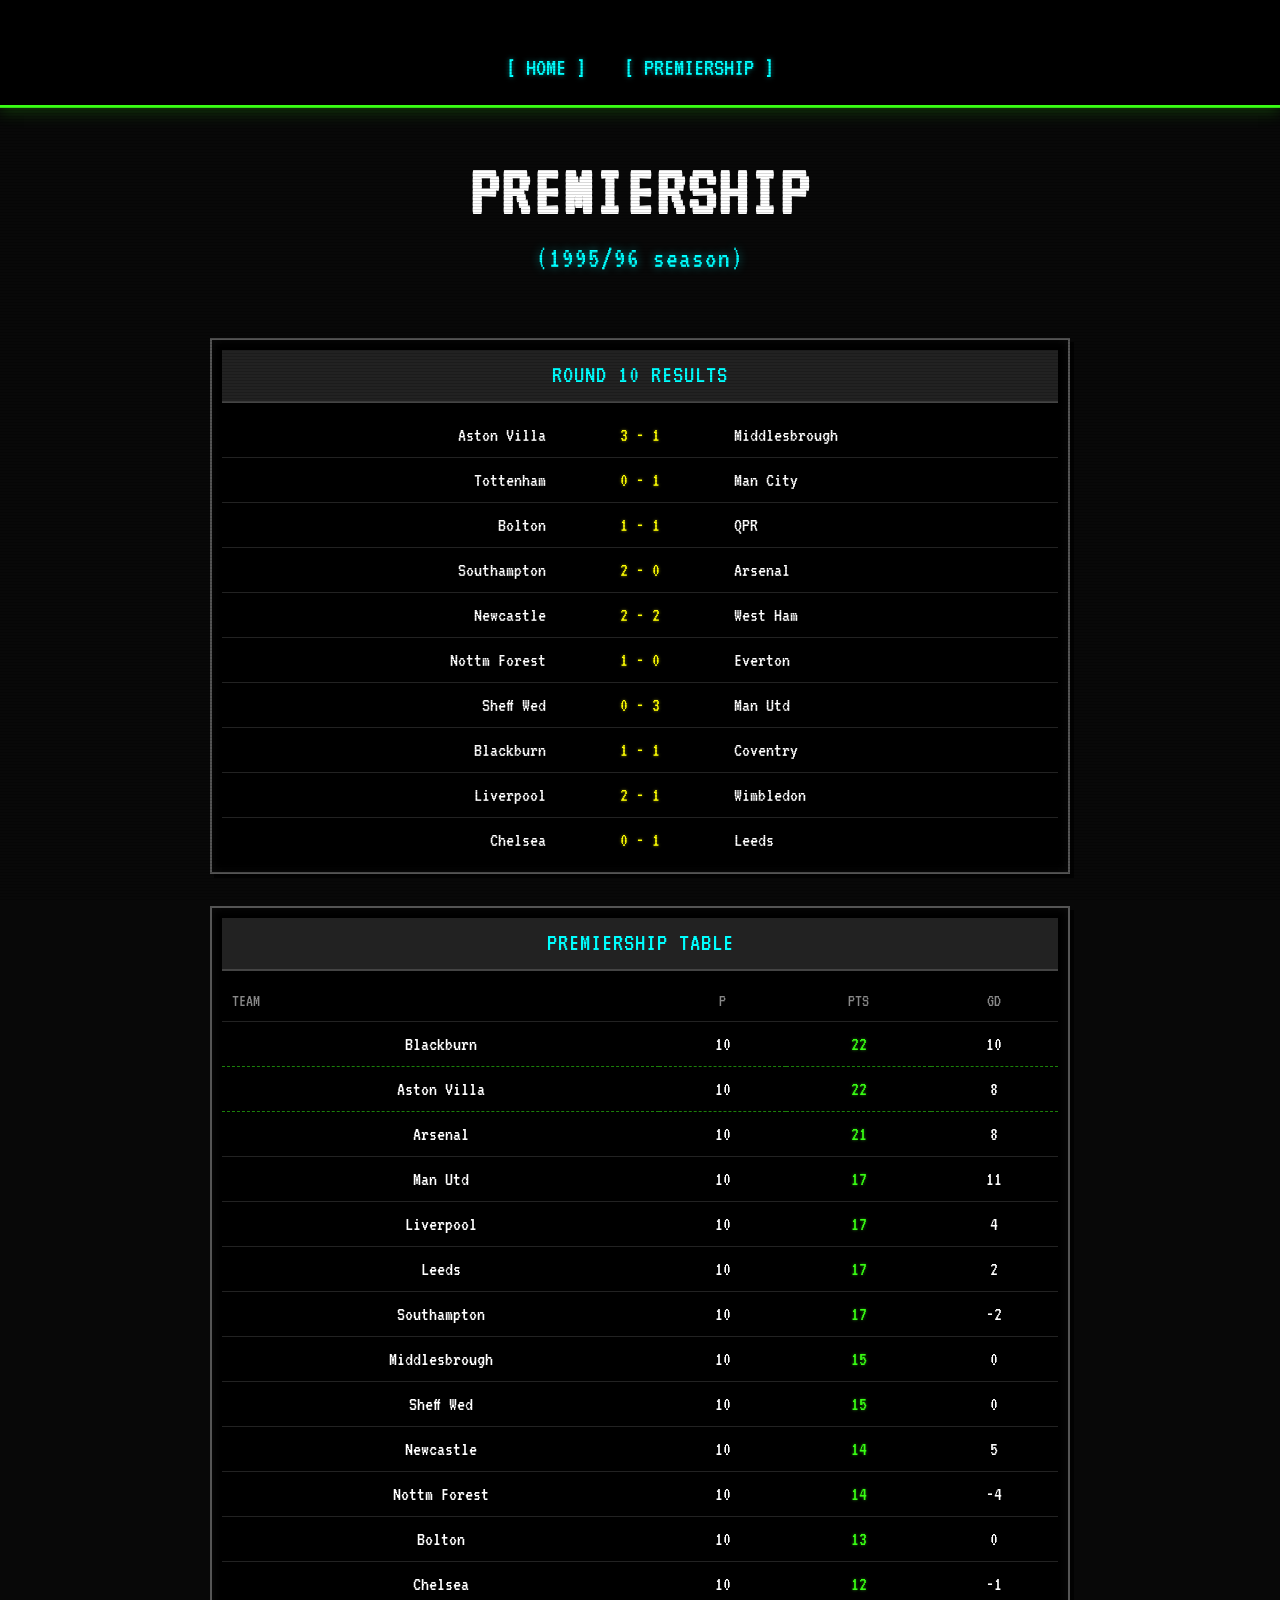
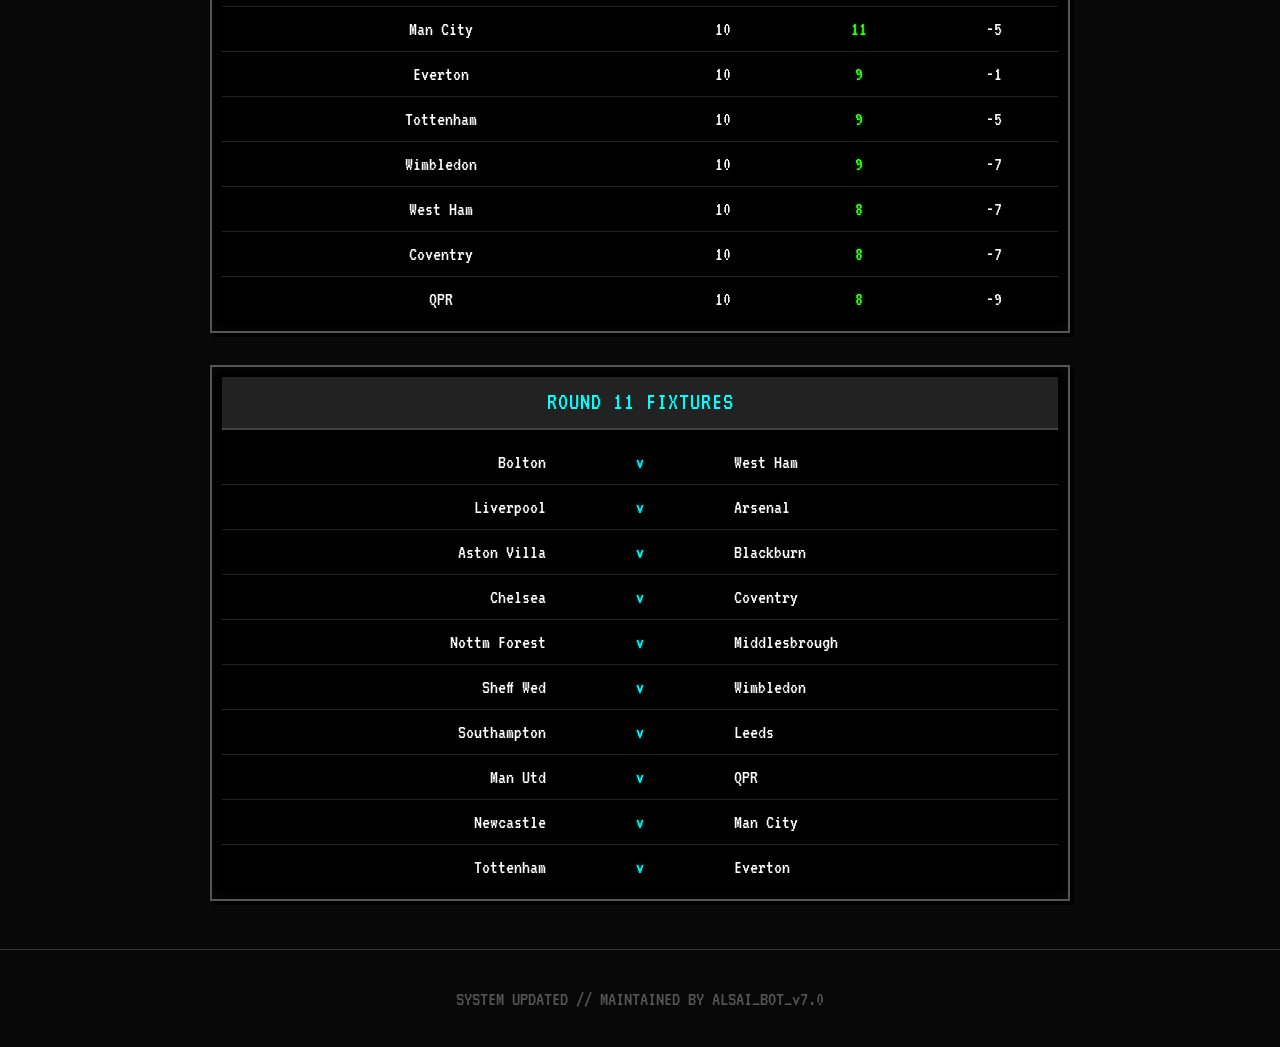
<file: premiership.html>
<!DOCTYPE html>
<html lang="en">
<head>
    <meta charset="UTF-8">
    <meta name="viewport" content="width=device-width, initial-scale=1.0">
    <title>Premiership - Retro Fantasy Football</title>
    <link rel="stylesheet" href="style.css">
</head>
<body>

    <header>
        <nav>
            <a href="index.html">[ HOME ]</a>
            <a href="premiership.html">[ PREMIERSHIP ]</a>
        </nav>
    </header>

    <div id="premiership-page" class="page-view">
        
        <div class="home-title-container">
            <div class="home-title-text">
                <h1 class="home-title">PREMIERSHIP</h1>
                <p class="home-subtitle">(1995/96 season)</p>
            </div>
        </div>

        <div class="dashboard-stack">
            
            <div class="dash-box">
                <div class="dash-header">ROUND 10 RESULTS</div>
                <table class="cm-table">
                    <tr><td class="t-right">Aston Villa</td><td class="t-center hl-yellow">3 - 1</td><td class="t-left">Middlesbrough</td></tr>
                    <tr><td class="t-right">Tottenham</td><td class="t-center hl-yellow">0 - 1</td><td class="t-left">Man City</td></tr>
                    <tr><td class="t-right">Bolton</td><td class="t-center hl-yellow">1 - 1</td><td class="t-left">QPR</td></tr>
                    <tr><td class="t-right">Southampton</td><td class="t-center hl-yellow">2 - 0</td><td class="t-left">Arsenal</td></tr>
                    <tr><td class="t-right">Newcastle</td><td class="t-center hl-yellow">2 - 2</td><td class="t-left">West Ham</td></tr>
                    <tr><td class="t-right">Nottm Forest</td><td class="t-center hl-yellow">1 - 0</td><td class="t-left">Everton</td></tr>
                    <tr><td class="t-right">Sheff Wed</td><td class="t-center hl-yellow">0 - 3</td><td class="t-left">Man Utd</td></tr>
                    <tr><td class="t-right">Blackburn</td><td class="t-center hl-yellow">1 - 1</td><td class="t-left">Coventry</td></tr>
                    <tr><td class="t-right">Liverpool</td><td class="t-center hl-yellow">2 - 1</td><td class="t-left">Wimbledon</td></tr>
                    <tr><td class="t-right">Chelsea</td><td class="t-center hl-yellow">0 - 1</td><td class="t-left">Leeds</td></tr>
                </table>
            </div>

            <div class="dash-box">
                <div class="dash-header">PREMIERSHIP TABLE</div>
                <table class="cm-table league-table">
                    <thead>
                        <tr>
                            <th class="t-left">TEAM</th>
                            <th>P</th><th>PTS</th><th>GD</th>
                        </tr>
                    </thead>
                    <tbody>
                        <tr class="promo"><td class="t-left">Blackburn</td><td>10</td><td class="hl-green">22</td><td>10</td></tr>
                        <tr class="promo"><td class="t-left">Aston Villa</td><td>10</td><td class="hl-green">22</td><td>8</td></tr>
                        <tr><td class="t-left">Arsenal</td><td>10</td><td class="hl-green">21</td><td>8</td></tr>
                        <tr><td class="t-left">Man Utd</td><td>10</td><td class="hl-green">17</td><td>11</td></tr>
                        <tr><td class="t-left">Liverpool</td><td>10</td><td class="hl-green">17</td><td>4</td></tr>
                        <tr><td class="t-left">Leeds</td><td>10</td><td class="hl-green">17</td><td>2</td></tr>
                        <tr><td class="t-left">Southampton</td><td>10</td><td class="hl-green">17</td><td>-2</td></tr>
                        <tr><td class="t-left">Middlesbrough</td><td>10</td><td class="hl-green">15</td><td>0</td></tr>
                        <tr><td class="t-left">Sheff Wed</td><td>10</td><td class="hl-green">15</td><td>0</td></tr>
                        <tr><td class="t-left">Newcastle</td><td>10</td><td class="hl-green">14</td><td>5</td></tr>
                        <tr><td class="t-left">Nottm Forest</td><td>10</td><td class="hl-green">14</td><td>-4</td></tr>
                        <tr><td class="t-left">Bolton</td><td>10</td><td class="hl-green">13</td><td>0</td></tr>
                        <tr><td class="t-left">Chelsea</td><td>10</td><td class="hl-green">12</td><td>-1</td></tr>
                        <tr><td class="t-left">Man City</td><td>10</td><td class="hl-green">11</td><td>-5</td></tr>
                        <tr><td class="t-left">Everton</td><td>10</td><td class="hl-green">9</td><td>-1</td></tr>
                        <tr><td class="t-left">Tottenham</td><td>10</td><td class="hl-green">9</td><td>-5</td></tr>
                        <tr><td class="t-left">Wimbledon</td><td>10</td><td class="hl-green">9</td><td>-7</td></tr>
                        <tr class="relegation"><td class="t-left">West Ham</td><td>10</td><td class="hl-green">8</td><td>-7</td></tr>
                        <tr class="relegation"><td class="t-left">Coventry</td><td>10</td><td class="hl-green">8</td><td>-7</td></tr>
                        <tr class="relegation"><td class="t-left">QPR</td><td>10</td><td class="hl-green">8</td><td>-9</td></tr>
                    </tbody>
                </table>
            </div>

            <div class="dash-box">
                <div class="dash-header">ROUND 11 FIXTURES</div>
                <table class="cm-table">
                    <tr><td class="t-right">Bolton</td><td class="t-center hl-cyan">v</td><td class="t-left">West Ham</td></tr>
                    <tr><td class="t-right">Liverpool</td><td class="t-center hl-cyan">v</td><td class="t-left">Arsenal</td></tr>
                    <tr><td class="t-right">Aston Villa</td><td class="t-center hl-cyan">v</td><td class="t-left">Blackburn</td></tr>
                    <tr><td class="t-right">Chelsea</td><td class="t-center hl-cyan">v</td><td class="t-left">Coventry</td></tr>
                    <tr><td class="t-right">Nottm Forest</td><td class="t-center hl-cyan">v</td><td class="t-left">Middlesbrough</td></tr>
                    <tr><td class="t-right">Sheff Wed</td><td class="t-center hl-cyan">v</td><td class="t-left">Wimbledon</td></tr>
                    <tr><td class="t-right">Southampton</td><td class="t-center hl-cyan">v</td><td class="t-left">Leeds</td></tr>
                    <tr><td class="t-right">Man Utd</td><td class="t-center hl-cyan">v</td><td class="t-left">QPR</td></tr>
                    <tr><td class="t-right">Newcastle</td><td class="t-center hl-cyan">v</td><td class="t-left">Man City</td></tr>
                    <tr><td class="t-right">Tottenham</td><td class="t-center hl-cyan">v</td><td class="t-left">Everton</td></tr>
                </table>
            </div>

        </div>
    </div>

    <footer><p>SYSTEM UPDATED // MAINTAINED BY ALSAI_BOT_v7.0</p></footer>

</body>
</html>
</file>
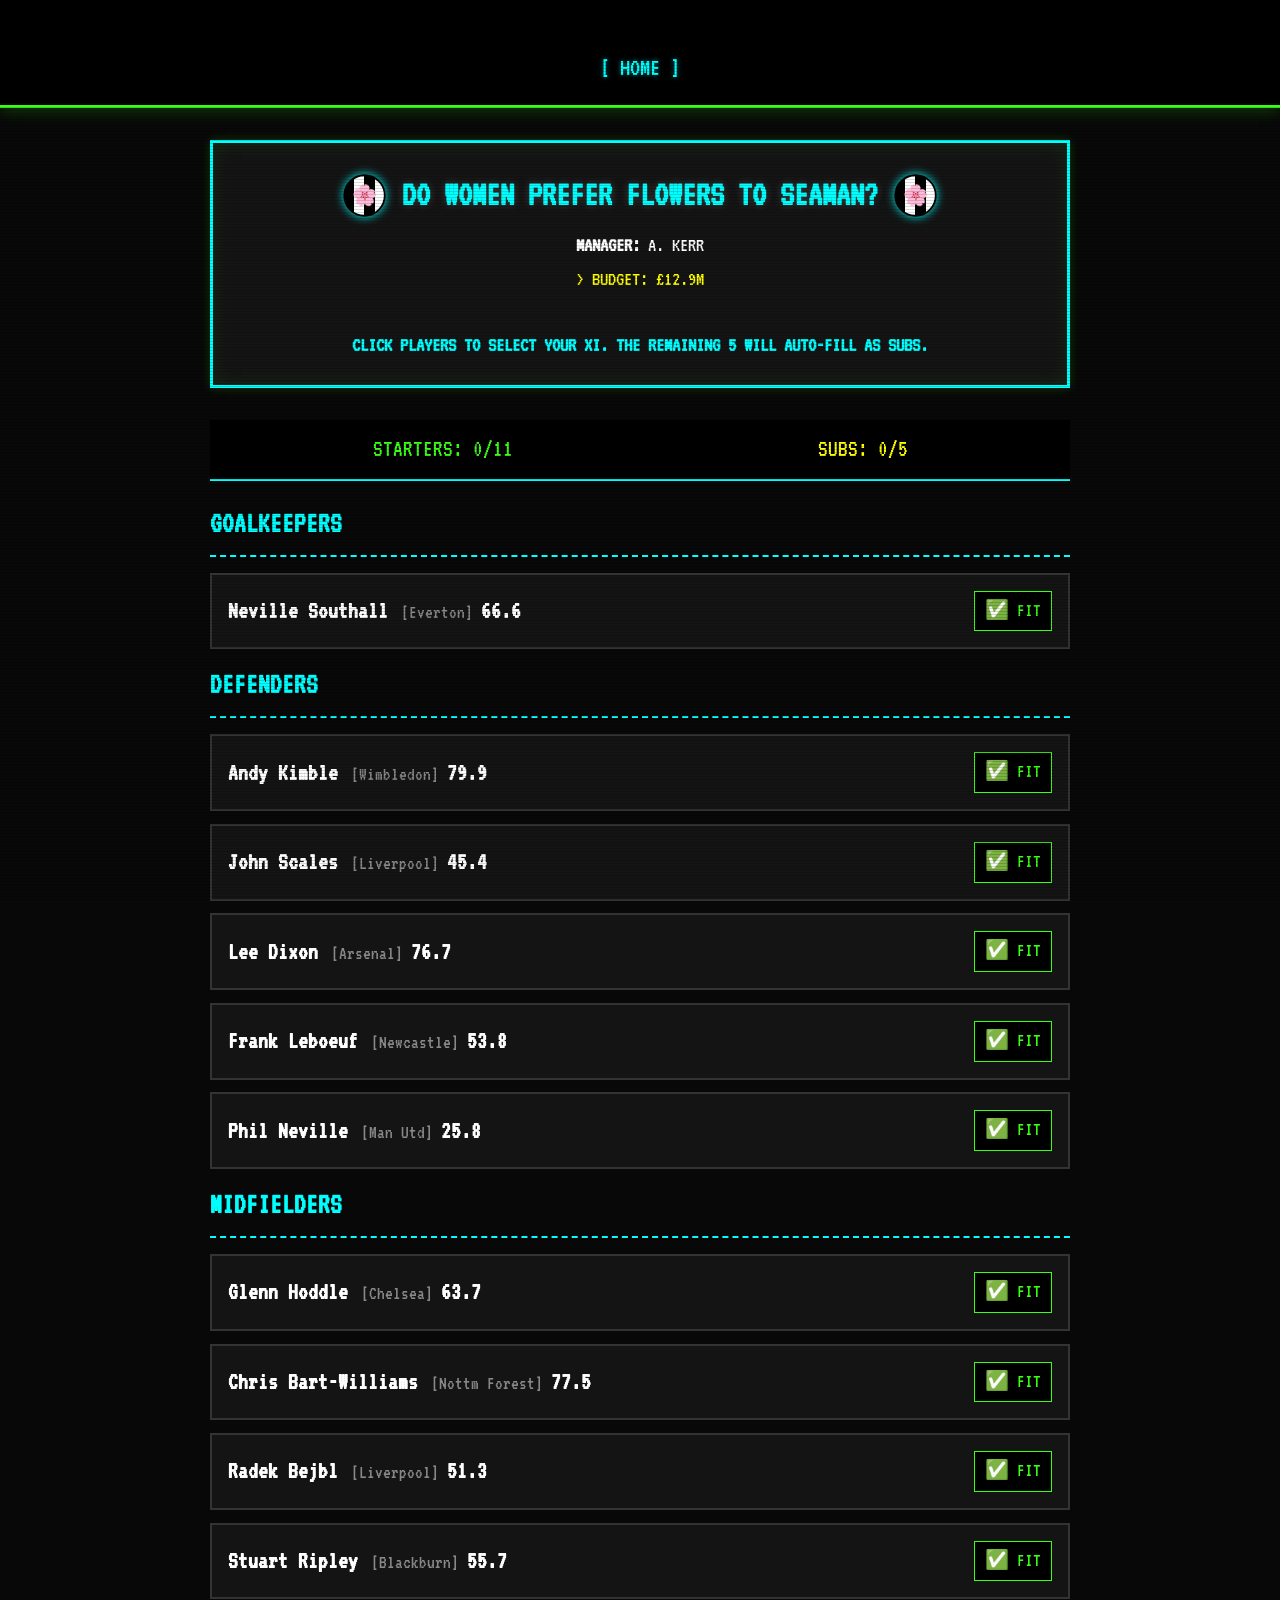
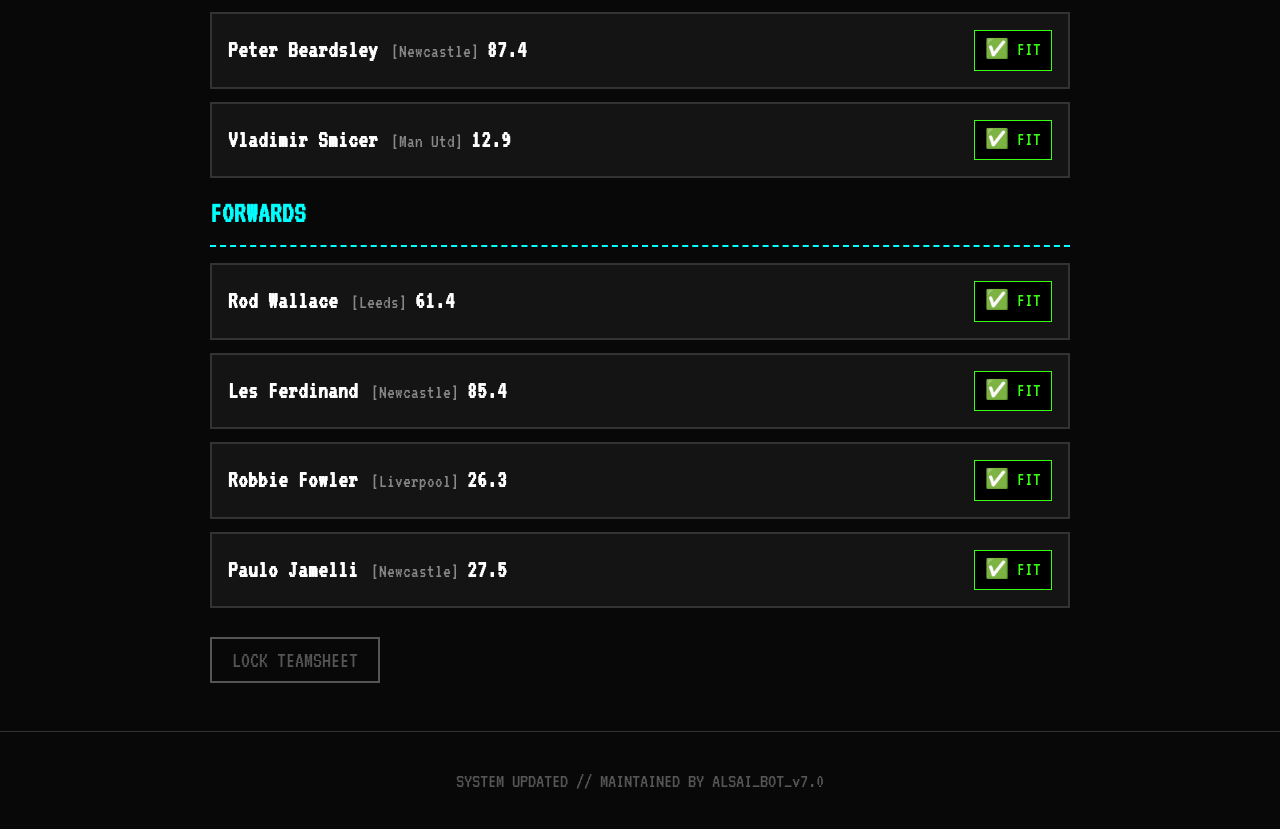
<file: team-andy.html>
<!DOCTYPE html>
<html lang="en">
<head>
    <meta charset="UTF-8">
    <meta name="viewport" content="width=device-width, initial-scale=1.0">
    <title>Always Last Season - Flowers to Seaman</title>
    <link rel="stylesheet" href="style.css">
</head>
<body>

    <svg width="0" height="0" style="position:absolute; width:0; height:0;">
        <defs>
            <linearGradient id="grad-bw-stripes" x1="0%" y1="0%" x2="100%" y2="0%">
                <stop offset="20%" stop-color="#000"/><stop offset="20%" stop-color="#fff"/>
                <stop offset="40%" stop-color="#fff"/><stop offset="40%" stop-color="#000"/>
                <stop offset="60%" stop-color="#000"/><stop offset="60%" stop-color="#fff"/>
                <stop offset="80%" stop-color="#fff"/><stop offset="80%" stop-color="#000"/>
            </linearGradient>
            <linearGradient id="grad-newcastle" x1="0%" y1="0%" x2="100%" y2="0%">
                <stop offset="25%" stop-color="#000"/><stop offset="25%" stop-color="#fff"/>
                <stop offset="50%" stop-color="#fff"/><stop offset="50%" stop-color="#000"/>
                <stop offset="75%" stop-color="#000"/><stop offset="75%" stop-color="#fff"/>
            </linearGradient>
            <linearGradient id="grad-gill" x1="0%" y1="0%" x2="100%" y2="0%">
                <stop offset="50%" stop-color="#00529b"/><stop offset="50%" stop-color="#fff"/>
            </linearGradient>
            <linearGradient id="grad-villa" x1="0%" y1="0%" x2="100%" y2="0%">
                <stop offset="50%" stop-color="#670E36"/><stop offset="50%" stop-color="#95BFE5"/>
            </linearGradient>
            <linearGradient id="grad-palace" x1="0%" y1="0%" x2="100%" y2="0%">
                <stop offset="50%" stop-color="#C8102E"/><stop offset="50%" stop-color="#1B458F"/>
            </linearGradient>
            <linearGradient id="grad-rochdale" x1="0%" y1="0%" x2="100%" y2="0%">
                <stop offset="50%" stop-color="#004b87"/><stop offset="50%" stop-color="#fff"/>
            </linearGradient>
            <linearGradient id="grad-stoke" x1="0%" y1="0%" x2="100%" y2="0%">
                <stop offset="20%" stop-color="#e03a3e"/><stop offset="20%" stop-color="#fff"/>
                <stop offset="40%" stop-color="#fff"/><stop offset="40%" stop-color="#e03a3e"/>
                <stop offset="60%" stop-color="#e03a3e"/><stop offset="60%" stop-color="#fff"/>
                <stop offset="80%" stop-color="#fff"/><stop offset="80%" stop-color="#e03a3e"/>
            </linearGradient>
        </defs>
    </svg>

    <header>
        <nav>
            <a href="index.html">[ HOME ]</a>
        </nav>
    </header>

    <div id="team-andy" class="page-view">
        <section class="hero">
            <div class="hero-title-container">
                <svg class="team-logo-small" viewBox="0 0 100 100">
                    <circle cx="50" cy="50" r="45" fill="url(#grad-newcastle)" stroke="#000" stroke-width="4"/>
                    <text x="50" y="55" font-size="45" text-anchor="middle" dominant-baseline="middle">🌸</text>
                </svg>
                <h2>Do Women prefer Flowers to Seaman?</h2>
                <svg class="team-logo-small" viewBox="0 0 100 100">
                    <circle cx="50" cy="50" r="45" fill="url(#grad-newcastle)" stroke="#000" stroke-width="4"/>
                    <text x="50" y="55" font-size="45" text-anchor="middle" dominant-baseline="middle">🌸</text>
                </svg>
            </div>
            <p><strong>MANAGER:</strong> A. KERR</p>
            <p style="color: var(--accent-yellow);">> BUDGET: £12.9M</p>
            <br>
            <p style="color: var(--accent-blue); font-weight: bold;">CLICK PLAYERS TO SELECT YOUR XI. THE REMAINING 5 WILL AUTO-FILL AS SUBS.</p>
        </section>

        <div class="selection-tracker">
            <span class="starters-count" style="color: var(--accent-green);">STARTERS: 0/11</span>
            <span class="subs-count" style="color: var(--accent-yellow);">SUBS: 0/5</span>
        </div>

        <div class="squad-section squad-list">
            <h3>GOALKEEPERS</h3>
            <div class="player-row" data-pos="1-GK" data-name="Neville Southall" onclick="togglePlayer(this)"><div class="player-info"><strong>Neville Southall</strong> <span class="player-club">[Everton]</span><span class="player-score" style="font-size: 1.15em; font-weight: bold; margin-left: 8px; color: #fff;">66.6</span></div><div class="player-status status-fit">✅ FIT</div></div>

            <h3>DEFENDERS</h3>
            <div class="player-row" data-pos="2-DEF" data-name="Andy Kimble" onclick="togglePlayer(this)"><div class="player-info"><strong>Andy Kimble</strong> <span class="player-club">[Wimbledon]</span><span class="player-score" style="font-size: 1.15em; font-weight: bold; margin-left: 8px; color: #fff;">79.9</span></div><div class="player-status status-fit">✅ FIT</div></div>
            <div class="player-row" data-pos="2-DEF" data-name="John Scales" onclick="togglePlayer(this)"><div class="player-info"><strong>John Scales</strong> <span class="player-club">[Liverpool]</span><span class="player-score" style="font-size: 1.15em; font-weight: bold; margin-left: 8px; color: #fff;">45.4</span></div><div class="player-status status-fit">✅ FIT</div></div>
            <div class="player-row" data-pos="2-DEF" data-name="Lee Dixon" onclick="togglePlayer(this)"><div class="player-info"><strong>Lee Dixon</strong> <span class="player-club">[Arsenal]</span><span class="player-score" style="font-size: 1.15em; font-weight: bold; margin-left: 8px; color: #fff;">76.7</span></div><div class="player-status status-fit">✅ FIT</div></div>
            <div class="player-row" data-pos="2-DEF" data-name="Frank Leboeuf" onclick="togglePlayer(this)"><div class="player-info"><strong>Frank Leboeuf</strong> <span class="player-club">[Newcastle]</span><span class="player-score" style="font-size: 1.15em; font-weight: bold; margin-left: 8px; color: #fff;">53.8</span></div><div class="player-status status-fit">✅ FIT</div></div>
            <div class="player-row" data-pos="2-DEF" data-name="Phil Neville" onclick="togglePlayer(this)"><div class="player-info"><strong>Phil Neville</strong> <span class="player-club">[Man Utd]</span><span class="player-score" style="font-size: 1.15em; font-weight: bold; margin-left: 8px; color: #fff;">25.8</span></div><div class="player-status status-fit">✅ FIT</div></div>

            <h3>MIDFIELDERS</h3>
            <div class="player-row" data-pos="3-MID" data-name="Glenn Hoddle" onclick="togglePlayer(this)"><div class="player-info"><strong>Glenn Hoddle</strong> <span class="player-club">[Chelsea]</span><span class="player-score" style="font-size: 1.15em; font-weight: bold; margin-left: 8px; color: #fff;">63.7</span></div><div class="player-status status-fit">✅ FIT</div></div>
            <div class="player-row" data-pos="3-MID" data-name="Chris Bart-Williams" onclick="togglePlayer(this)"><div class="player-info"><strong>Chris Bart-Williams</strong> <span class="player-club">[Nottm Forest]</span><span class="player-score" style="font-size: 1.15em; font-weight: bold; margin-left: 8px; color: #fff;">77.5</span></div><div class="player-status status-fit">✅ FIT</div></div>
            <div class="player-row" data-pos="3-MID" data-name="Radek Bejbl" onclick="togglePlayer(this)"><div class="player-info"><strong>Radek Bejbl</strong> <span class="player-club">[Liverpool]</span><span class="player-score" style="font-size: 1.15em; font-weight: bold; margin-left: 8px; color: #fff;">51.3</span></div><div class="player-status status-fit">✅ FIT</div></div>
            <div class="player-row" data-pos="3-MID" data-name="Stuart Ripley" onclick="togglePlayer(this)"><div class="player-info"><strong>Stuart Ripley</strong> <span class="player-club">[Blackburn]</span><span class="player-score" style="font-size: 1.15em; font-weight: bold; margin-left: 8px; color: #fff;">55.7</span></div><div class="player-status status-fit">✅ FIT</div></div>
            <div class="player-row" data-pos="3-MID" data-name="Peter Beardsley" onclick="togglePlayer(this)"><div class="player-info"><strong>Peter Beardsley</strong> <span class="player-club">[Newcastle]</span><span class="player-score" style="font-size: 1.15em; font-weight: bold; margin-left: 8px; color: #fff;">87.4</span></div><div class="player-status status-fit">✅ FIT</div></div>
            <div class="player-row" data-pos="3-MID" data-name="Vladimir Smicer" onclick="togglePlayer(this)"><div class="player-info"><strong>Vladimir Smicer</strong> <span class="player-club">[Man Utd]</span><span class="player-score" style="font-size: 1.15em; font-weight: bold; margin-left: 8px; color: #fff;">12.9</span></div><div class="player-status status-fit">✅ FIT</div></div>

            <h3>FORWARDS</h3>
            <div class="player-row" data-pos="4-FWD" data-name="Rod Wallace" onclick="togglePlayer(this)"><div class="player-info"><strong>Rod Wallace</strong> <span class="player-club">[Leeds]</span><span class="player-score" style="font-size: 1.15em; font-weight: bold; margin-left: 8px; color: #fff;">61.4</span></div><div class="player-status status-fit">✅ FIT</div></div>
            <div class="player-row" data-pos="4-FWD" data-name="Les Ferdinand" onclick="togglePlayer(this)"><div class="player-info"><strong>Les Ferdinand</strong> <span class="player-club">[Newcastle]</span><span class="player-score" style="font-size: 1.15em; font-weight: bold; margin-left: 8px; color: #fff;">85.4</span></div><div class="player-status status-fit">✅ FIT</div></div>
            <div class="player-row" data-pos="4-FWD" data-name="Robbie Fowler" onclick="togglePlayer(this)"><div class="player-info"><strong>Robbie Fowler</strong> <span class="player-club">[Liverpool]</span><span class="player-score" style="font-size: 1.15em; font-weight: bold; margin-left: 8px; color: #fff;">26.3</span></div><div class="player-status status-fit">✅ FIT</div></div>
            <div class="player-row" data-pos="4-FWD" data-name="Paulo Jamelli" onclick="togglePlayer(this)"><div class="player-info"><strong>Paulo Jamelli</strong> <span class="player-club">[Newcastle]</span><span class="player-score" style="font-size: 1.15em; font-weight: bold; margin-left: 8px; color: #fff;">27.5</span></div><div class="player-status status-fit">✅ FIT</div></div>
        </div>
        <button class="lock-btn btn" onclick="generateTeamsheet(this)" disabled>LOCK TEAMSHEET</button>
        <div class="teamsheet-output-container">
            <div class="terminal-header">
                <h3>> TEAMSHEET GENERATED</h3>
                <button class="btn btn-copy" onclick="submitToHQ(this)">SUBMIT TO HQ</button>
            </div>
            <textarea class="teamsheet-text" readonly></textarea>
        </div>
    </div>

    <footer><p>SYSTEM UPDATED // MAINTAINED BY ALSAI_BOT_v7.0</p></footer>

    <script src="script.js"></script>
</body>
</html>
</file>
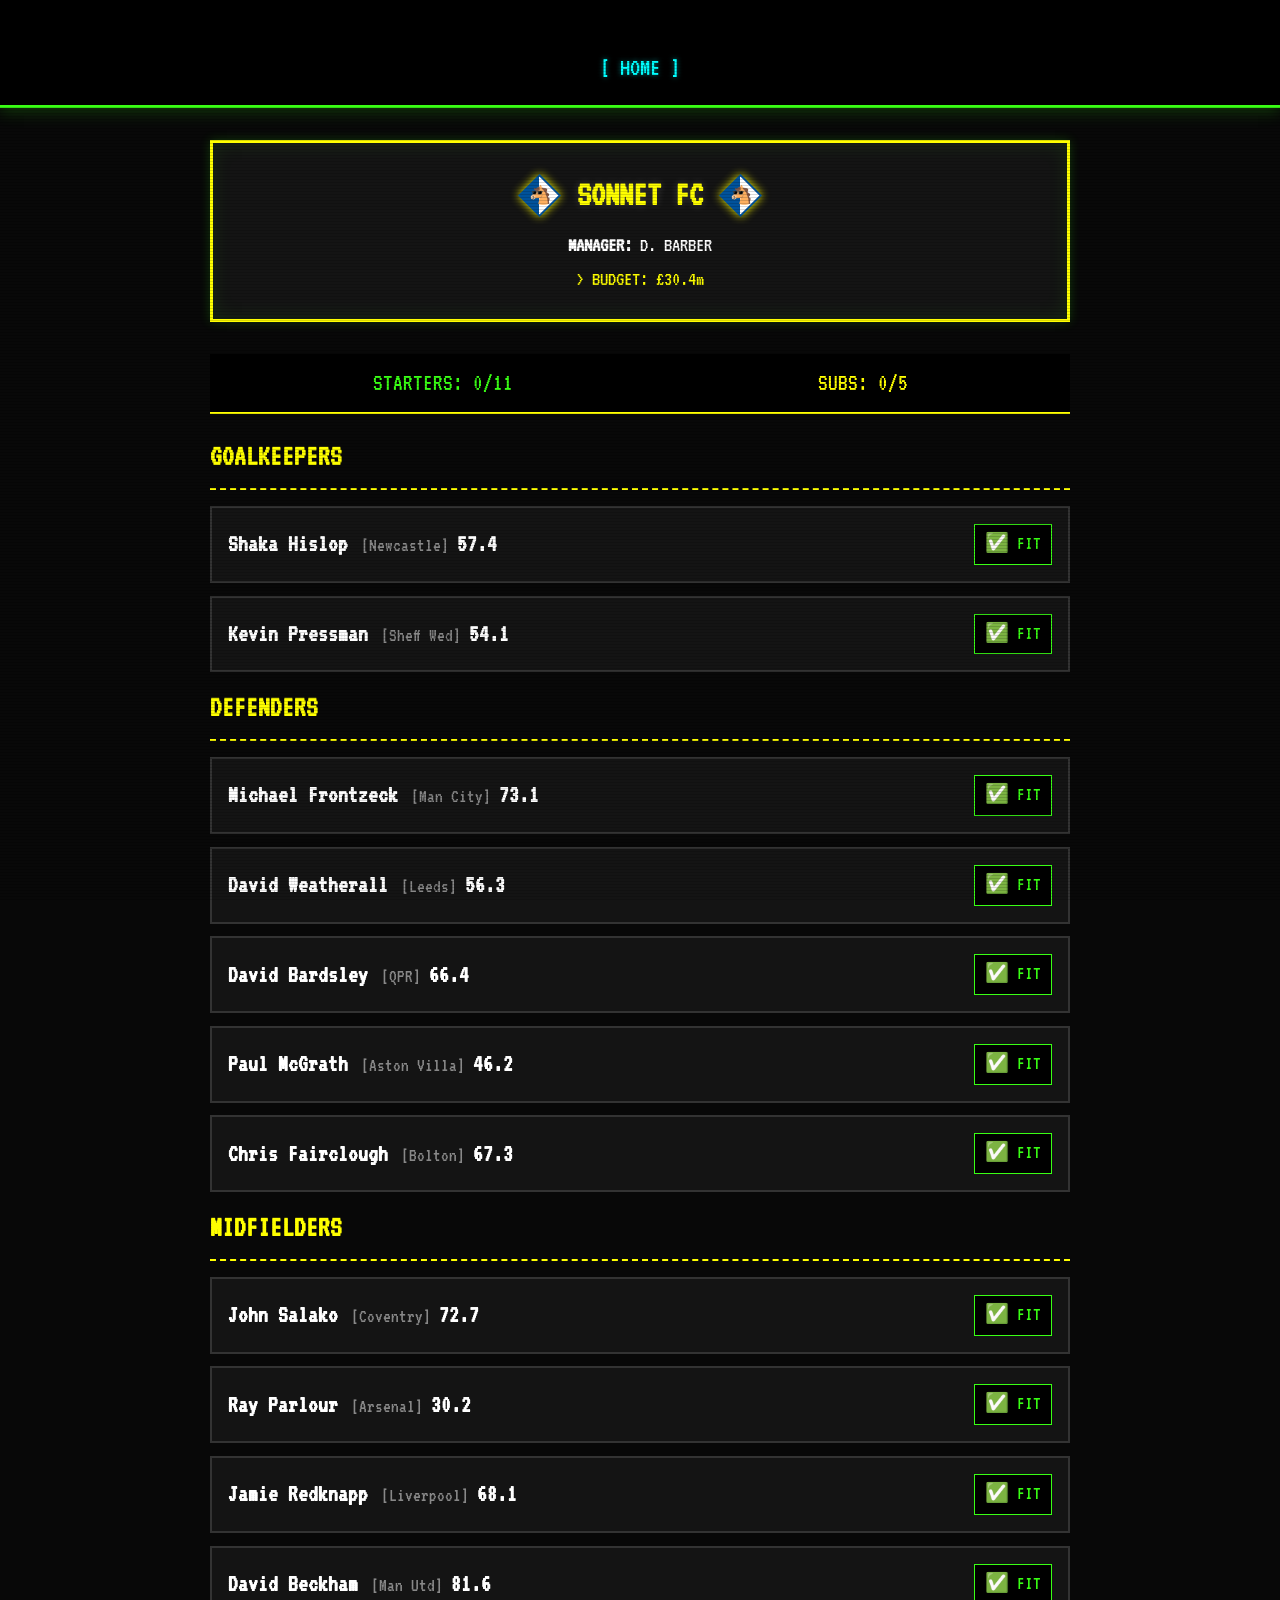
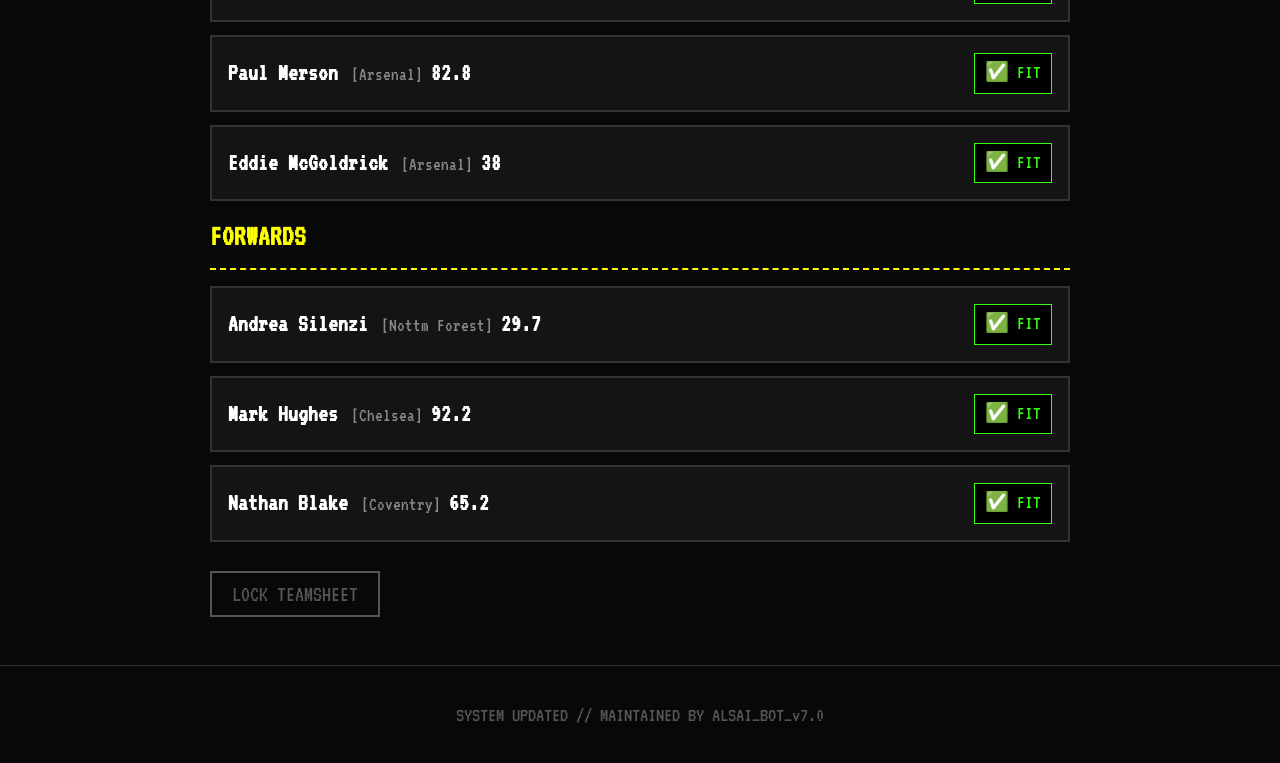
<file: team-barber.html>
<!DOCTYPE html>
<html lang="en">
<head>
    <meta charset="UTF-8">
    <meta name="viewport" content="width=device-width, initial-scale=1.0">
    <title>Always Last Season - Sonnet FC</title>
    <link rel="stylesheet" href="style.css">
</head>
<body>

    <svg width="0" height="0" style="position:absolute; width:0; height:0;">
        <defs>
            <linearGradient id="grad-bw-stripes" x1="0%" y1="0%" x2="100%" y2="0%">
                <stop offset="20%" stop-color="#000"/><stop offset="20%" stop-color="#fff"/>
                <stop offset="40%" stop-color="#fff"/><stop offset="40%" stop-color="#000"/>
                <stop offset="60%" stop-color="#000"/><stop offset="60%" stop-color="#fff"/>
                <stop offset="80%" stop-color="#fff"/><stop offset="80%" stop-color="#000"/>
            </linearGradient>
            <linearGradient id="grad-newcastle" x1="0%" y1="0%" x2="100%" y2="0%">
                <stop offset="25%" stop-color="#000"/><stop offset="25%" stop-color="#fff"/>
                <stop offset="50%" stop-color="#fff"/><stop offset="50%" stop-color="#000"/>
                <stop offset="75%" stop-color="#000"/><stop offset="75%" stop-color="#fff"/>
            </linearGradient>
            <linearGradient id="grad-gill" x1="0%" y1="0%" x2="100%" y2="0%">
                <stop offset="50%" stop-color="#00529b"/><stop offset="50%" stop-color="#fff"/>
            </linearGradient>
            <linearGradient id="grad-villa" x1="0%" y1="0%" x2="100%" y2="0%">
                <stop offset="50%" stop-color="#670E36"/><stop offset="50%" stop-color="#95BFE5"/>
            </linearGradient>
            <linearGradient id="grad-palace" x1="0%" y1="0%" x2="100%" y2="0%">
                <stop offset="50%" stop-color="#C8102E"/><stop offset="50%" stop-color="#1B458F"/>
            </linearGradient>
            <linearGradient id="grad-rochdale" x1="0%" y1="0%" x2="100%" y2="0%">
                <stop offset="50%" stop-color="#004b87"/><stop offset="50%" stop-color="#fff"/>
            </linearGradient>
            <linearGradient id="grad-stoke" x1="0%" y1="0%" x2="100%" y2="0%">
                <stop offset="20%" stop-color="#e03a3e"/><stop offset="20%" stop-color="#fff"/>
                <stop offset="40%" stop-color="#fff"/><stop offset="40%" stop-color="#e03a3e"/>
                <stop offset="60%" stop-color="#e03a3e"/><stop offset="60%" stop-color="#fff"/>
                <stop offset="80%" stop-color="#fff"/><stop offset="80%" stop-color="#e03a3e"/>
            </linearGradient>
        </defs>
    </svg>

    <header>
        <nav>
            <a href="index.html">[ HOME ]</a>
        </nav>
    </header>

    <div id="team-barber" class="page-view">
        <section class="hero">
            <div class="hero-title-container">
                <svg class="team-logo-small" viewBox="0 0 100 100">
                    <polygon points="50,5 95,50 50,95 5,50" fill="url(#grad-gill)" stroke="#00529b" stroke-width="4"/>
                    <text x="50" y="55" font-size="40" text-anchor="middle" dominant-baseline="middle">🐴</text>
                    <text x="44" y="47" font-size="22" text-anchor="middle" dominant-baseline="middle">🕶️</text>
                </svg>
                <h2>Sonnet FC</h2>
                <svg class="team-logo-small" viewBox="0 0 100 100">
                    <polygon points="50,5 95,50 50,95 5,50" fill="url(#grad-gill)" stroke="#00529b" stroke-width="4"/>
                    <text x="50" y="55" font-size="40" text-anchor="middle" dominant-baseline="middle">🐴</text>
                    <text x="44" y="47" font-size="22" text-anchor="middle" dominant-baseline="middle">🕶️</text>
                </svg>
            </div>
            <p><strong>MANAGER:</strong> D. BARBER</p>
            <p style="color: var(--accent-yellow);">> BUDGET: £30.4m</p>
        </section>
        <div class="selection-tracker">
            <span class="starters-count" style="color: var(--accent-green);">STARTERS: 0/11</span>
            <span class="subs-count" style="color: var(--accent-yellow);">SUBS: 0/5</span>
        </div>
        <div class="squad-section squad-list">
            <h3>GOALKEEPERS</h3>
            <div class="player-row" data-pos="1-GK" data-name="Shaka Hislop" onclick="togglePlayer(this)"><div class="player-info"><strong>Shaka Hislop</strong> <span class="player-club">[Newcastle]</span><span class="player-score" style="font-size: 1.15em; font-weight: bold; margin-left: 8px; color: #fff;">57.4</span></div><div class="player-status status-fit">✅ FIT</div></div>
            <div class="player-row" data-pos="1-GK" data-name="Kevin Pressman" onclick="togglePlayer(this)"><div class="player-info"><strong>Kevin Pressman</strong> <span class="player-club">[Sheff Wed]</span><span class="player-score" style="font-size: 1.15em; font-weight: bold; margin-left: 8px; color: #fff;">54.1</span></div><div class="player-status status-fit">✅ FIT</div></div>
            <h3>DEFENDERS</h3>
            <div class="player-row" data-pos="2-DEF" data-name="Michael Frontzeck" onclick="togglePlayer(this)"><div class="player-info"><strong>Michael Frontzeck</strong> <span class="player-club">[Man City]</span><span class="player-score" style="font-size: 1.15em; font-weight: bold; margin-left: 8px; color: #fff;">73.1</span></div><div class="player-status status-fit">✅ FIT</div></div>
            <div class="player-row" data-pos="2-DEF" data-name="David Weatherall" onclick="togglePlayer(this)"><div class="player-info"><strong>David Weatherall</strong> <span class="player-club">[Leeds]</span><span class="player-score" style="font-size: 1.15em; font-weight: bold; margin-left: 8px; color: #fff;">56.3</span></div><div class="player-status status-fit">✅ FIT</div></div>
            <div class="player-row" data-pos="2-DEF" data-name="David Bardsley" onclick="togglePlayer(this)"><div class="player-info"><strong>David Bardsley</strong> <span class="player-club">[QPR]</span><span class="player-score" style="font-size: 1.15em; font-weight: bold; margin-left: 8px; color: #fff;">66.4</span></div><div class="player-status status-fit">✅ FIT</div></div>
            <div class="player-row" data-pos="2-DEF" data-name="Paul McGrath" onclick="togglePlayer(this)"><div class="player-info"><strong>Paul McGrath</strong> <span class="player-club">[Aston Villa]</span><span class="player-score" style="font-size: 1.15em; font-weight: bold; margin-left: 8px; color: #fff;">46.2</span></div><div class="player-status status-fit">✅ FIT</div></div>
            <div class="player-row" data-pos="2-DEF" data-name="Chris Fairclough" onclick="togglePlayer(this)"><div class="player-info"><strong>Chris Fairclough</strong> <span class="player-club">[Bolton]</span><span class="player-score" style="font-size: 1.15em; font-weight: bold; margin-left: 8px; color: #fff;">67.3</span></div><div class="player-status status-fit">✅ FIT</div></div>
            <h3>MIDFIELDERS</h3>
            <div class="player-row" data-pos="3-MID" data-name="John Salako" onclick="togglePlayer(this)"><div class="player-info"><strong>John Salako</strong> <span class="player-club">[Coventry]</span><span class="player-score" style="font-size: 1.15em; font-weight: bold; margin-left: 8px; color: #fff;">72.7</span></div><div class="player-status status-fit">✅ FIT</div></div>
            <div class="player-row" data-pos="3-MID" data-name="Ray Parlour" onclick="togglePlayer(this)"><div class="player-info"><strong>Ray Parlour</strong> <span class="player-club">[Arsenal]</span><span class="player-score" style="font-size: 1.15em; font-weight: bold; margin-left: 8px; color: #fff;">30.2</span></div><div class="player-status status-fit">✅ FIT</div></div>
            <div class="player-row" data-pos="3-MID" data-name="Jamie Redknapp" onclick="togglePlayer(this)"><div class="player-info"><strong>Jamie Redknapp</strong> <span class="player-club">[Liverpool]</span><span class="player-score" style="font-size: 1.15em; font-weight: bold; margin-left: 8px; color: #fff;">68.1</span></div><div class="player-status status-fit">✅ FIT</div></div>
            <div class="player-row" data-pos="3-MID" data-name="David Beckham" onclick="togglePlayer(this)"><div class="player-info"><strong>David Beckham</strong> <span class="player-club">[Man Utd]</span><span class="player-score" style="font-size: 1.15em; font-weight: bold; margin-left: 8px; color: #fff;">81.6</span></div><div class="player-status status-fit">✅ FIT</div></div>
            <div class="player-row" data-pos="3-MID" data-name="Paul Merson" onclick="togglePlayer(this)"><div class="player-info"><strong>Paul Merson</strong> <span class="player-club">[Arsenal]</span><span class="player-score" style="font-size: 1.15em; font-weight: bold; margin-left: 8px; color: #fff;">82.8</span></div><div class="player-status status-fit">✅ FIT</div></div>
            <div class="player-row" data-pos="3-MID" data-name="Eddie McGoldrick" onclick="togglePlayer(this)"><div class="player-info"><strong>Eddie McGoldrick</strong> <span class="player-club">[Arsenal]</span><span class="player-score" style="font-size: 1.15em; font-weight: bold; margin-left: 8px; color: #fff;">38</span></div><div class="player-status status-fit">✅ FIT</div></div>
            <h3>FORWARDS</h3>
            <div class="player-row" data-pos="4-FWD" data-name="Andrea Silenzi" onclick="togglePlayer(this)"><div class="player-info"><strong>Andrea Silenzi</strong> <span class="player-club">[Nottm Forest]</span><span class="player-score" style="font-size: 1.15em; font-weight: bold; margin-left: 8px; color: #fff;">29.7</span></div><div class="player-status status-fit">✅ FIT</div></div>
            <div class="player-row" data-pos="4-FWD" data-name="Mark Hughes" onclick="togglePlayer(this)"><div class="player-info"><strong>Mark Hughes</strong> <span class="player-club">[Chelsea]</span><span class="player-score" style="font-size: 1.15em; font-weight: bold; margin-left: 8px; color: #fff;">92.2</span></div><div class="player-status status-fit">✅ FIT</div></div>
            <div class="player-row" data-pos="4-FWD" data-name="Nathan Blake" onclick="togglePlayer(this)"><div class="player-info"><strong>Nathan Blake</strong> <span class="player-club">[Coventry]</span><span class="player-score" style="font-size: 1.15em; font-weight: bold; margin-left: 8px; color: #fff;">65.2</span></div><div class="player-status status-fit">✅ FIT</div></div>
        </div>
        <button class="lock-btn btn" onclick="generateTeamsheet(this)" disabled>LOCK TEAMSHEET</button>
        <div class="teamsheet-output-container">
            <div class="terminal-header"><h3>> TEAMSHEET GENERATED</h3><button class="btn btn-copy" onclick="submitToHQ(this)">SUBMIT TO HQ</button></div>
            <textarea class="teamsheet-text" readonly></textarea>
        </div>
    </div>

    <footer><p>SYSTEM UPDATED // MAINTAINED BY ALSAI_BOT_v7.0</p></footer>

    <script src="script.js"></script>
</body>
</html>
</file>
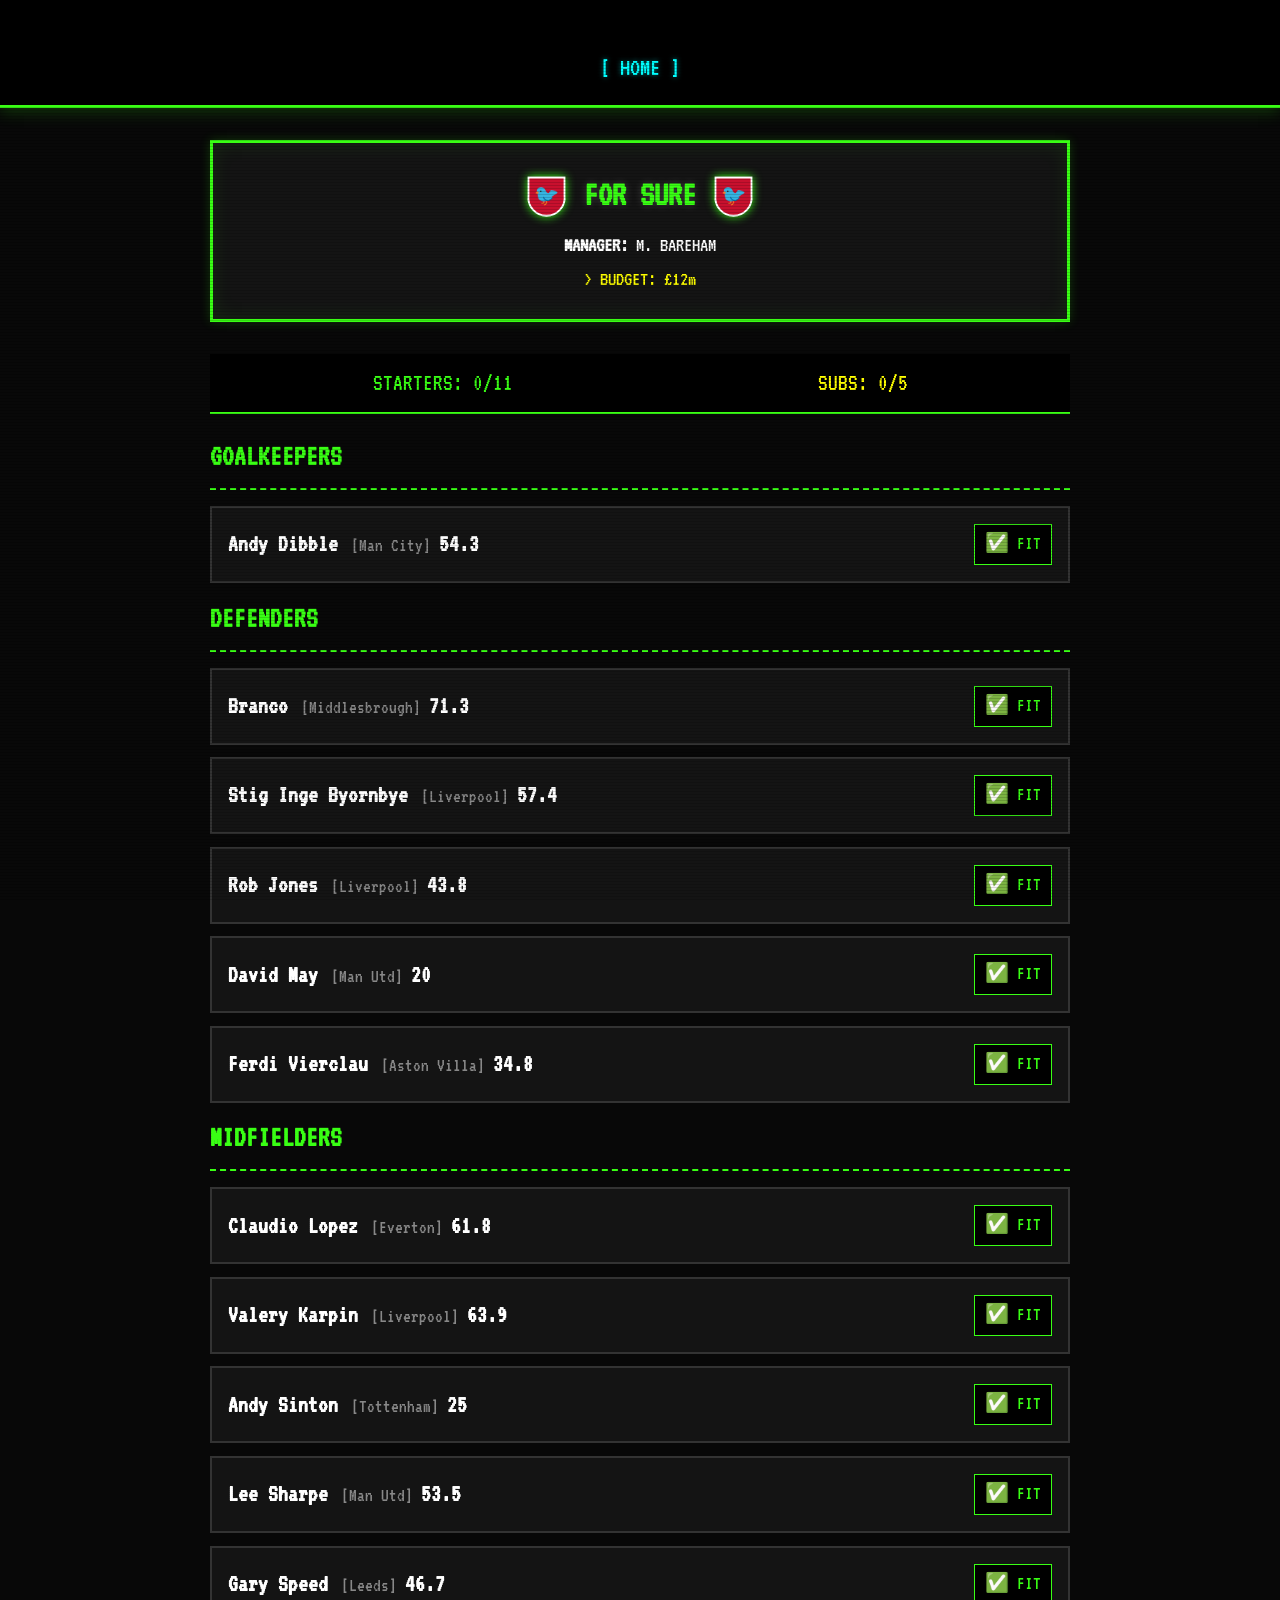
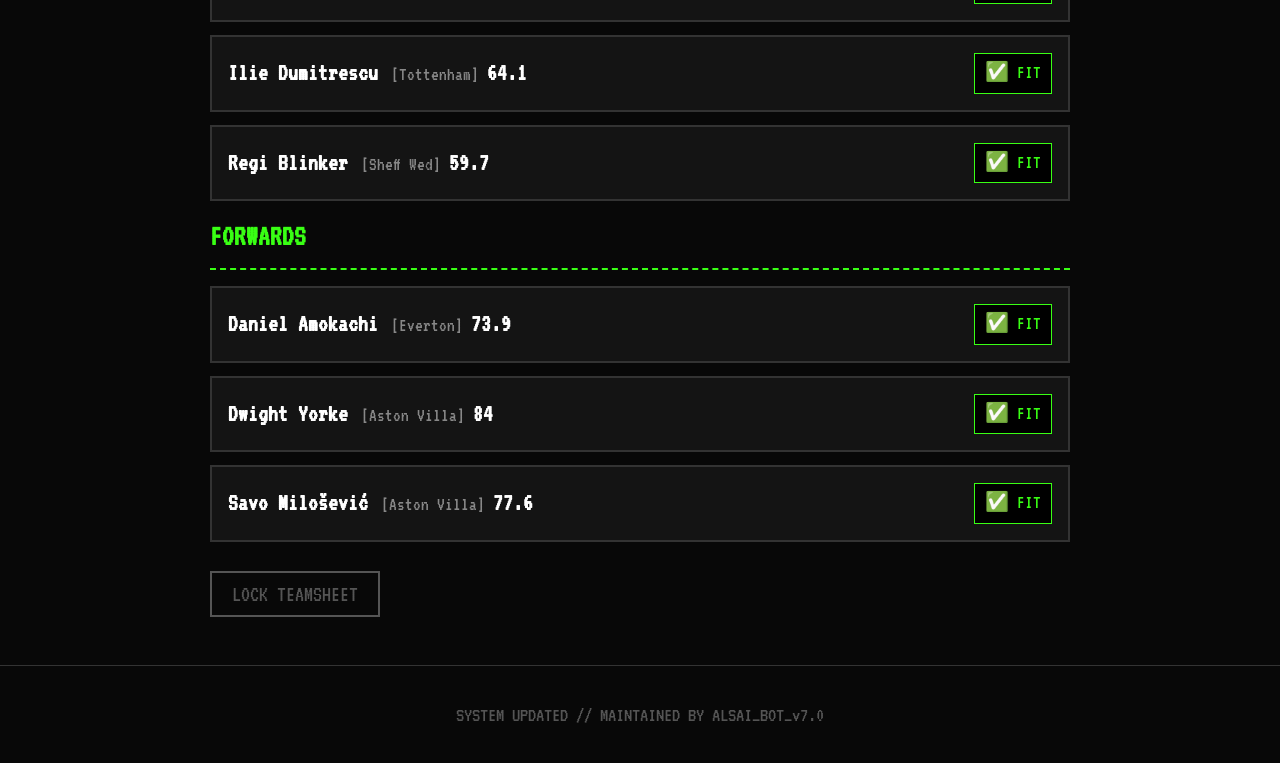
<file: team-bareham.html>
<!DOCTYPE html>
<html lang="en">
<head>
    <meta charset="UTF-8">
    <meta name="viewport" content="width=device-width, initial-scale=1.0">
    <title>Always Last Season - For Sure</title>
    <link rel="stylesheet" href="style.css">
</head>
<body>

    <svg width="0" height="0" style="position:absolute; width:0; height:0;">
        <defs>
            <linearGradient id="grad-bw-stripes" x1="0%" y1="0%" x2="100%" y2="0%">
                <stop offset="20%" stop-color="#000"/><stop offset="20%" stop-color="#fff"/>
                <stop offset="40%" stop-color="#fff"/><stop offset="40%" stop-color="#000"/>
                <stop offset="60%" stop-color="#000"/><stop offset="60%" stop-color="#fff"/>
                <stop offset="80%" stop-color="#fff"/><stop offset="80%" stop-color="#000"/>
            </linearGradient>
            <linearGradient id="grad-newcastle" x1="0%" y1="0%" x2="100%" y2="0%">
                <stop offset="25%" stop-color="#000"/><stop offset="25%" stop-color="#fff"/>
                <stop offset="50%" stop-color="#fff"/><stop offset="50%" stop-color="#000"/>
                <stop offset="75%" stop-color="#000"/><stop offset="75%" stop-color="#fff"/>
            </linearGradient>
            <linearGradient id="grad-gill" x1="0%" y1="0%" x2="100%" y2="0%">
                <stop offset="50%" stop-color="#00529b"/><stop offset="50%" stop-color="#fff"/>
            </linearGradient>
            <linearGradient id="grad-villa" x1="0%" y1="0%" x2="100%" y2="0%">
                <stop offset="50%" stop-color="#670E36"/><stop offset="50%" stop-color="#95BFE5"/>
            </linearGradient>
            <linearGradient id="grad-palace" x1="0%" y1="0%" x2="100%" y2="0%">
                <stop offset="50%" stop-color="#C8102E"/><stop offset="50%" stop-color="#1B458F"/>
            </linearGradient>
            <linearGradient id="grad-rochdale" x1="0%" y1="0%" x2="100%" y2="0%">
                <stop offset="50%" stop-color="#004b87"/><stop offset="50%" stop-color="#fff"/>
            </linearGradient>
            <linearGradient id="grad-stoke" x1="0%" y1="0%" x2="100%" y2="0%">
                <stop offset="20%" stop-color="#e03a3e"/><stop offset="20%" stop-color="#fff"/>
                <stop offset="40%" stop-color="#fff"/><stop offset="40%" stop-color="#e03a3e"/>
                <stop offset="60%" stop-color="#e03a3e"/><stop offset="60%" stop-color="#fff"/>
                <stop offset="80%" stop-color="#fff"/><stop offset="80%" stop-color="#e03a3e"/>
            </linearGradient>
        </defs>
    </svg>

    <header>
        <nav>
            <a href="index.html">[ HOME ]</a>
        </nav>
    </header>

    <div id="team-bareham" class="page-view">
        <section class="hero">
            <div class="hero-title-container">
                <svg class="team-logo-small" viewBox="0 0 100 100">
                    <path d="M10,10 L90,10 L90,50 A40,40 0 0,1 50,95 A40,40 0 0,1 10,50 Z" fill="#C8102E" stroke="#fff" stroke-width="4"/>
                    <text x="50" y="55" font-size="45" text-anchor="middle" dominant-baseline="middle">🐦</text>
                </svg>
                <h2>For Sure</h2>
                <svg class="team-logo-small" viewBox="0 0 100 100">
                    <path d="M10,10 L90,10 L90,50 A40,40 0 0,1 50,95 A40,40 0 0,1 10,50 Z" fill="#C8102E" stroke="#fff" stroke-width="4"/>
                    <text x="50" y="55" font-size="45" text-anchor="middle" dominant-baseline="middle">🐦</text>
                </svg>
            </div>
            <p><strong>MANAGER:</strong> M. BAREHAM</p>
            <p style="color: var(--accent-yellow);">> BUDGET: £12m</p>
        </section>
        <div class="selection-tracker">
            <span class="starters-count" style="color: var(--accent-green);">STARTERS: 0/11</span>
            <span class="subs-count" style="color: var(--accent-yellow);">SUBS: 0/5</span>
        </div>
        <div class="squad-section squad-list">
            <h3>GOALKEEPERS</h3>
            <div class="player-row" data-pos="1-GK" data-name="Andy Dibble" onclick="togglePlayer(this)"><div class="player-info"><strong>Andy Dibble</strong> <span class="player-club">[Man City]</span><span class="player-score" style="font-size: 1.15em; font-weight: bold; margin-left: 8px; color: #fff;">54.3</span></div><div class="player-status status-fit">✅ FIT</div></div>
            <h3>DEFENDERS</h3>
            <div class="player-row" data-pos="2-DEF" data-name="Branco" onclick="togglePlayer(this)"><div class="player-info"><strong>Branco</strong> <span class="player-club">[Middlesbrough]</span><span class="player-score" style="font-size: 1.15em; font-weight: bold; margin-left: 8px; color: #fff;">71.3</span></div><div class="player-status status-fit">✅ FIT</div></div>
            <div class="player-row" data-pos="2-DEF" data-name="Stig Inge Byornbye" onclick="togglePlayer(this)"><div class="player-info"><strong>Stig Inge Byornbye</strong> <span class="player-club">[Liverpool]</span><span class="player-score" style="font-size: 1.15em; font-weight: bold; margin-left: 8px; color: #fff;">57.4</span></div><div class="player-status status-fit">✅ FIT</div></div>
            <div class="player-row" data-pos="2-DEF" data-name="Rob Jones" onclick="togglePlayer(this)"><div class="player-info"><strong>Rob Jones</strong> <span class="player-club">[Liverpool]</span><span class="player-score" style="font-size: 1.15em; font-weight: bold; margin-left: 8px; color: #fff;">43.8</span></div><div class="player-status status-fit">✅ FIT</div></div>
            <div class="player-row" data-pos="2-DEF" data-name="David May" onclick="togglePlayer(this)"><div class="player-info"><strong>David May</strong> <span class="player-club">[Man Utd]</span><span class="player-score" style="font-size: 1.15em; font-weight: bold; margin-left: 8px; color: #fff;">20</span></div><div class="player-status status-fit">✅ FIT</div></div>
            <div class="player-row" data-pos="2-DEF" data-name="Ferdi Vierclau" onclick="togglePlayer(this)"><div class="player-info"><strong>Ferdi Vierclau</strong> <span class="player-club">[Aston Villa]</span><span class="player-score" style="font-size: 1.15em; font-weight: bold; margin-left: 8px; color: #fff;">34.8</span></div><div class="player-status status-fit">✅ FIT</div></div>
            <h3>MIDFIELDERS</h3>
            <div class="player-row" data-pos="3-MID" data-name="Claudio Lopez" onclick="togglePlayer(this)"><div class="player-info"><strong>Claudio Lopez</strong> <span class="player-club">[Everton]</span><span class="player-score" style="font-size: 1.15em; font-weight: bold; margin-left: 8px; color: #fff;">61.8</span></div><div class="player-status status-fit">✅ FIT</div></div>
            <div class="player-row" data-pos="3-MID" data-name="Valery Karpin" onclick="togglePlayer(this)"><div class="player-info"><strong>Valery Karpin</strong> <span class="player-club">[Liverpool]</span><span class="player-score" style="font-size: 1.15em; font-weight: bold; margin-left: 8px; color: #fff;">63.9</span></div><div class="player-status status-fit">✅ FIT</div></div>
            <div class="player-row" data-pos="3-MID" data-name="Andy Sinton" onclick="togglePlayer(this)"><div class="player-info"><strong>Andy Sinton</strong> <span class="player-club">[Tottenham]</span><span class="player-score" style="font-size: 1.15em; font-weight: bold; margin-left: 8px; color: #fff;">25</span></div><div class="player-status status-fit">✅ FIT</div></div>
            <div class="player-row" data-pos="3-MID" data-name="Lee Sharpe" onclick="togglePlayer(this)"><div class="player-info"><strong>Lee Sharpe</strong> <span class="player-club">[Man Utd]</span><span class="player-score" style="font-size: 1.15em; font-weight: bold; margin-left: 8px; color: #fff;">53.5</span></div><div class="player-status status-fit">✅ FIT</div></div>
            <div class="player-row" data-pos="3-MID" data-name="Gary Speed" onclick="togglePlayer(this)"><div class="player-info"><strong>Gary Speed</strong> <span class="player-club">[Leeds]</span><span class="player-score" style="font-size: 1.15em; font-weight: bold; margin-left: 8px; color: #fff;">46.7</span></div><div class="player-status status-fit">✅ FIT</div></div>
            <div class="player-row" data-pos="3-MID" data-name="Ilie Dumitrescu" onclick="togglePlayer(this)"><div class="player-info"><strong>Ilie Dumitrescu</strong> <span class="player-club">[Tottenham]</span><span class="player-score" style="font-size: 1.15em; font-weight: bold; margin-left: 8px; color: #fff;">64.1</span></div><div class="player-status status-fit">✅ FIT</div></div>
            <div class="player-row" data-pos="3-MID" data-name="Regi Blinker" onclick="togglePlayer(this)"><div class="player-info"><strong>Regi Blinker</strong> <span class="player-club">[Sheff Wed]</span><span class="player-score" style="font-size: 1.15em; font-weight: bold; margin-left: 8px; color: #fff;">59.7</span></div><div class="player-status status-fit">✅ FIT</div></div>
            <h3>FORWARDS</h3>
            <div class="player-row" data-pos="4-FWD" data-name="Daniel Amokachi" onclick="togglePlayer(this)"><div class="player-info"><strong>Daniel Amokachi</strong> <span class="player-club">[Everton]</span><span class="player-score" style="font-size: 1.15em; font-weight: bold; margin-left: 8px; color: #fff;">73.9</span></div><div class="player-status status-fit">✅ FIT</div></div>
            <div class="player-row" data-pos="4-FWD" data-name="Dwight Yorke" onclick="togglePlayer(this)"><div class="player-info"><strong>Dwight Yorke</strong> <span class="player-club">[Aston Villa]</span><span class="player-score" style="font-size: 1.15em; font-weight: bold; margin-left: 8px; color: #fff;">84</span></div><div class="player-status status-fit">✅ FIT</div></div>
            <div class="player-row" data-pos="4-FWD" data-name="Savo Milošević" onclick="togglePlayer(this)"><div class="player-info"><strong>Savo Milošević</strong> <span class="player-club">[Aston Villa]</span><span class="player-score" style="font-size: 1.15em; font-weight: bold; margin-left: 8px; color: #fff;">77.6</span></div><div class="player-status status-fit">✅ FIT</div></div>
        </div>
        <button class="lock-btn btn" onclick="generateTeamsheet(this)" disabled>LOCK TEAMSHEET</button>
        <div class="teamsheet-output-container">
            <div class="terminal-header"><h3>> TEAMSHEET GENERATED</h3><button class="btn btn-copy" onclick="submitToHQ(this)">SUBMIT TO HQ</button></div>
            <textarea class="teamsheet-text" readonly></textarea>
        </div>
    </div>

    <footer><p>SYSTEM UPDATED // MAINTAINED BY ALSAI_BOT_v7.0</p></footer>

    <script src="script.js"></script>
</body>
</html>
</file>
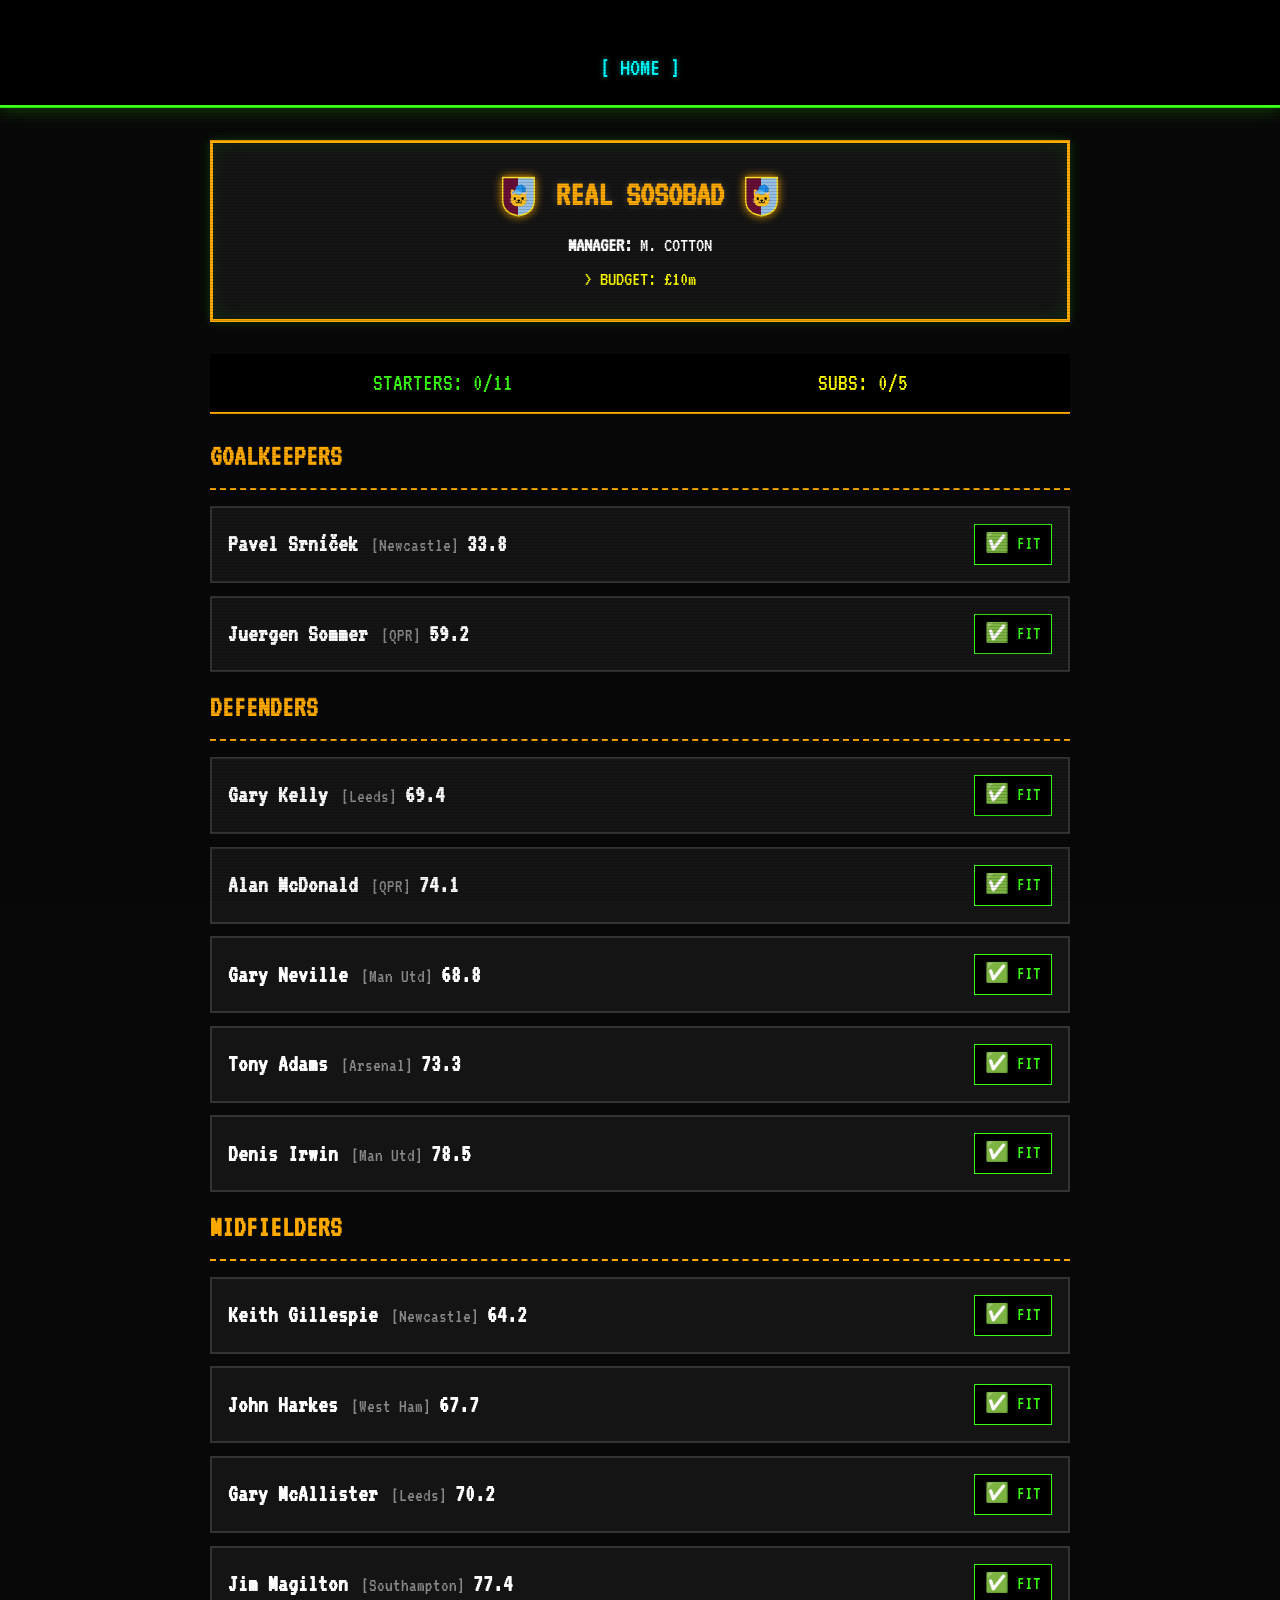
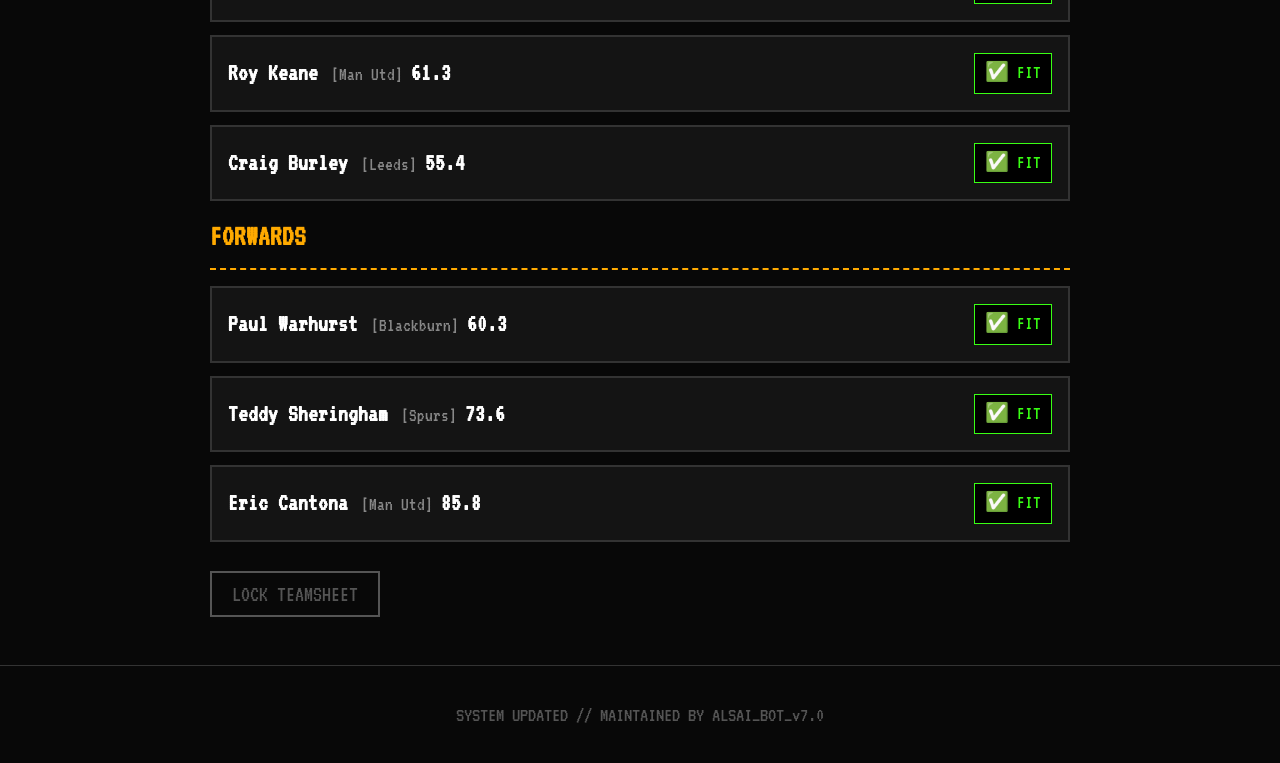
<file: team-cotton.html>
<!DOCTYPE html>
<html lang="en">
<head>
    <meta charset="UTF-8">
    <meta name="viewport" content="width=device-width, initial-scale=1.0">
    <title>Always Last Season - Real SoSoBad</title>
    <link rel="stylesheet" href="style.css">
</head>
<body>

    <svg width="0" height="0" style="position:absolute; width:0; height:0;">
        <defs>
            <linearGradient id="grad-bw-stripes" x1="0%" y1="0%" x2="100%" y2="0%">
                <stop offset="20%" stop-color="#000"/><stop offset="20%" stop-color="#fff"/>
                <stop offset="40%" stop-color="#fff"/><stop offset="40%" stop-color="#000"/>
                <stop offset="60%" stop-color="#000"/><stop offset="60%" stop-color="#fff"/>
                <stop offset="80%" stop-color="#fff"/><stop offset="80%" stop-color="#000"/>
            </linearGradient>
            <linearGradient id="grad-newcastle" x1="0%" y1="0%" x2="100%" y2="0%">
                <stop offset="25%" stop-color="#000"/><stop offset="25%" stop-color="#fff"/>
                <stop offset="50%" stop-color="#fff"/><stop offset="50%" stop-color="#000"/>
                <stop offset="75%" stop-color="#000"/><stop offset="75%" stop-color="#fff"/>
            </linearGradient>
            <linearGradient id="grad-gill" x1="0%" y1="0%" x2="100%" y2="0%">
                <stop offset="50%" stop-color="#00529b"/><stop offset="50%" stop-color="#fff"/>
            </linearGradient>
            <linearGradient id="grad-villa" x1="0%" y1="0%" x2="100%" y2="0%">
                <stop offset="50%" stop-color="#670E36"/><stop offset="50%" stop-color="#95BFE5"/>
            </linearGradient>
            <linearGradient id="grad-palace" x1="0%" y1="0%" x2="100%" y2="0%">
                <stop offset="50%" stop-color="#C8102E"/><stop offset="50%" stop-color="#1B458F"/>
            </linearGradient>
            <linearGradient id="grad-rochdale" x1="0%" y1="0%" x2="100%" y2="0%">
                <stop offset="50%" stop-color="#004b87"/><stop offset="50%" stop-color="#fff"/>
            </linearGradient>
            <linearGradient id="grad-stoke" x1="0%" y1="0%" x2="100%" y2="0%">
                <stop offset="20%" stop-color="#e03a3e"/><stop offset="20%" stop-color="#fff"/>
                <stop offset="40%" stop-color="#fff"/><stop offset="40%" stop-color="#e03a3e"/>
                <stop offset="60%" stop-color="#e03a3e"/><stop offset="60%" stop-color="#fff"/>
                <stop offset="80%" stop-color="#fff"/><stop offset="80%" stop-color="#e03a3e"/>
            </linearGradient>
        </defs>
    </svg>

    <header>
        <nav>
            <a href="index.html">[ HOME ]</a>
        </nav>
    </header>

    <div id="team-cotton" class="page-view">
        <section class="hero">
            <div class="hero-title-container">
                <svg class="team-logo-small" viewBox="0 0 100 100">
                    <path d="M15,10 L85,10 L85,60 Q85,90 50,95 Q15,90 15,60 Z" fill="url(#grad-villa)" stroke="#FBE122" stroke-width="3"/>
                    <text x="50" y="62" font-size="38" text-anchor="middle" dominant-baseline="middle">🐱</text>
                    <text x="51" y="42" font-size="28" text-anchor="middle" dominant-baseline="middle">🧢</text>
                </svg>
                <h2>Real SoSoBad</h2>
                <svg class="team-logo-small" viewBox="0 0 100 100">
                    <path d="M15,10 L85,10 L85,60 Q85,90 50,95 Q15,90 15,60 Z" fill="url(#grad-villa)" stroke="#FBE122" stroke-width="3"/>
                    <text x="50" y="62" font-size="38" text-anchor="middle" dominant-baseline="middle">🐱</text>
                    <text x="51" y="42" font-size="28" text-anchor="middle" dominant-baseline="middle">🧢</text>
                </svg>
            </div>
            <p><strong>MANAGER:</strong> M. COTTON</p>
            <p style="color: var(--accent-yellow);">> BUDGET: £10m</p>
        </section>
        <div class="selection-tracker">
            <span class="starters-count" style="color: var(--accent-green);">STARTERS: 0/11</span>
            <span class="subs-count" style="color: var(--accent-yellow);">SUBS: 0/5</span>
        </div>
        <div class="squad-section squad-list">
            <h3>GOALKEEPERS</h3>
            <div class="player-row" data-pos="1-GK" data-name="Pavel Srníček" onclick="togglePlayer(this)"><div class="player-info"><strong>Pavel Srníček</strong> <span class="player-club">[Newcastle]</span><span class="player-score" style="font-size: 1.15em; font-weight: bold; margin-left: 8px; color: #fff;">33.8</span></div><div class="player-status status-fit">✅ FIT</div></div>
            <div class="player-row" data-pos="1-GK" data-name="Juergen Sommer" onclick="togglePlayer(this)"><div class="player-info"><strong>Juergen Sommer</strong> <span class="player-club">[QPR]</span><span class="player-score" style="font-size: 1.15em; font-weight: bold; margin-left: 8px; color: #fff;">59.2</span></div><div class="player-status status-fit">✅ FIT</div></div>
            <h3>DEFENDERS</h3>
            <div class="player-row" data-pos="2-DEF" data-name="Gary Kelly" onclick="togglePlayer(this)"><div class="player-info"><strong>Gary Kelly</strong> <span class="player-club">[Leeds]</span><span class="player-score" style="font-size: 1.15em; font-weight: bold; margin-left: 8px; color: #fff;">69.4</span></div><div class="player-status status-fit">✅ FIT</div></div>
            <div class="player-row" data-pos="2-DEF" data-name="Alan McDonald" onclick="togglePlayer(this)"><div class="player-info"><strong>Alan McDonald</strong> <span class="player-club">[QPR]</span><span class="player-score" style="font-size: 1.15em; font-weight: bold; margin-left: 8px; color: #fff;">74.1</span></div><div class="player-status status-fit">✅ FIT</div></div>
            <div class="player-row" data-pos="2-DEF" data-name="Gary Neville" onclick="togglePlayer(this)"><div class="player-info"><strong>Gary Neville</strong> <span class="player-club">[Man Utd]</span><span class="player-score" style="font-size: 1.15em; font-weight: bold; margin-left: 8px; color: #fff;">68.8</span></div><div class="player-status status-fit">✅ FIT</div></div>
            <div class="player-row" data-pos="2-DEF" data-name="Tony Adams" onclick="togglePlayer(this)"><div class="player-info"><strong>Tony Adams</strong> <span class="player-club">[Arsenal]</span><span class="player-score" style="font-size: 1.15em; font-weight: bold; margin-left: 8px; color: #fff;">73.3</span></div><div class="player-status status-fit">✅ FIT</div></div>
            <div class="player-row" data-pos="2-DEF" data-name="Denis Irwin" onclick="togglePlayer(this)"><div class="player-info"><strong>Denis Irwin</strong> <span class="player-club">[Man Utd]</span><span class="player-score" style="font-size: 1.15em; font-weight: bold; margin-left: 8px; color: #fff;">78.5</span></div><div class="player-status status-fit">✅ FIT</div></div>
            <h3>MIDFIELDERS</h3>
            <div class="player-row" data-pos="3-MID" data-name="Keith Gillespie" onclick="togglePlayer(this)"><div class="player-info"><strong>Keith Gillespie</strong> <span class="player-club">[Newcastle]</span><span class="player-score" style="font-size: 1.15em; font-weight: bold; margin-left: 8px; color: #fff;">64.2</span></div><div class="player-status status-fit">✅ FIT</div></div>
            <div class="player-row" data-pos="3-MID" data-name="John Harkes" onclick="togglePlayer(this)"><div class="player-info"><strong>John Harkes</strong> <span class="player-club">[West Ham]</span><span class="player-score" style="font-size: 1.15em; font-weight: bold; margin-left: 8px; color: #fff;">67.7</span></div><div class="player-status status-fit">✅ FIT</div></div>
            <div class="player-row" data-pos="3-MID" data-name="Gary McAlphabet" onclick="togglePlayer(this)"><div class="player-info"><strong>Gary McAllister</strong> <span class="player-club">[Leeds]</span><span class="player-score" style="font-size: 1.15em; font-weight: bold; margin-left: 8px; color: #fff;">70.2</span></div><div class="player-status status-fit">✅ FIT</div></div>
            <div class="player-row" data-pos="3-MID" data-name="Jim Magilton" onclick="togglePlayer(this)"><div class="player-info"><strong>Jim Magilton</strong> <span class="player-club">[Southampton]</span><span class="player-score" style="font-size: 1.15em; font-weight: bold; margin-left: 8px; color: #fff;">77.4</span></div><div class="player-status status-fit">✅ FIT</div></div>
            <div class="player-row" data-pos="3-MID" data-name="Roy Keane" onclick="togglePlayer(this)"><div class="player-info"><strong>Roy Keane</strong> <span class="player-club">[Man Utd]</span><span class="player-score" style="font-size: 1.15em; font-weight: bold; margin-left: 8px; color: #fff;">61.3</span></div><div class="player-status status-fit">✅ FIT</div></div>
            <div class="player-row" data-pos="3-MID" data-name="Craig Burley" onclick="togglePlayer(this)"><div class="player-info"><strong>Craig Burley</strong> <span class="player-club">[Leeds]</span><span class="player-score" style="font-size: 1.15em; font-weight: bold; margin-left: 8px; color: #fff;">55.4</span></div><div class="player-status status-fit">✅ FIT</div></div>
            <h3>FORWARDS</h3>
            <div class="player-row" data-pos="4-FWD" data-name="Paul Warhurst" onclick="togglePlayer(this)"><div class="player-info"><strong>Paul Warhurst</strong> <span class="player-club">[Blackburn]</span><span class="player-score" style="font-size: 1.15em; font-weight: bold; margin-left: 8px; color: #fff;">60.3</span></div><div class="player-status status-fit">✅ FIT</div></div>
            <div class="player-row" data-pos="4-FWD" data-name="Teddy Sheringham" onclick="togglePlayer(this)"><div class="player-info"><strong>Teddy Sheringham</strong> <span class="player-club">[Spurs]</span><span class="player-score" style="font-size: 1.15em; font-weight: bold; margin-left: 8px; color: #fff;">73.6</span></div><div class="player-status status-fit">✅ FIT</div></div>
            <div class="player-row" data-pos="4-FWD" data-name="Eric Cantona" onclick="togglePlayer(this)"><div class="player-info"><strong>Eric Cantona</strong> <span class="player-club">[Man Utd]</span><span class="player-score" style="font-size: 1.15em; font-weight: bold; margin-left: 8px; color: #fff;">85.8</span></div><div class="player-status status-fit">✅ FIT</div></div>
        </div>
        <button class="lock-btn btn" onclick="generateTeamsheet(this)" disabled>LOCK TEAMSHEET</button>
        <div class="teamsheet-output-container">
            <div class="terminal-header"><h3>> TEAMSHEET GENERATED</h3><button class="btn btn-copy" onclick="submitToHQ(this)">SUBMIT TO HQ</button></div>
            <textarea class="teamsheet-text" readonly></textarea>
        </div>
    </div>

    <footer><p>SYSTEM UPDATED // MAINTAINED BY ALSAI_BOT_v7.0</p></footer>

    <script src="script.js"></script>
</body>
</html>
</file>
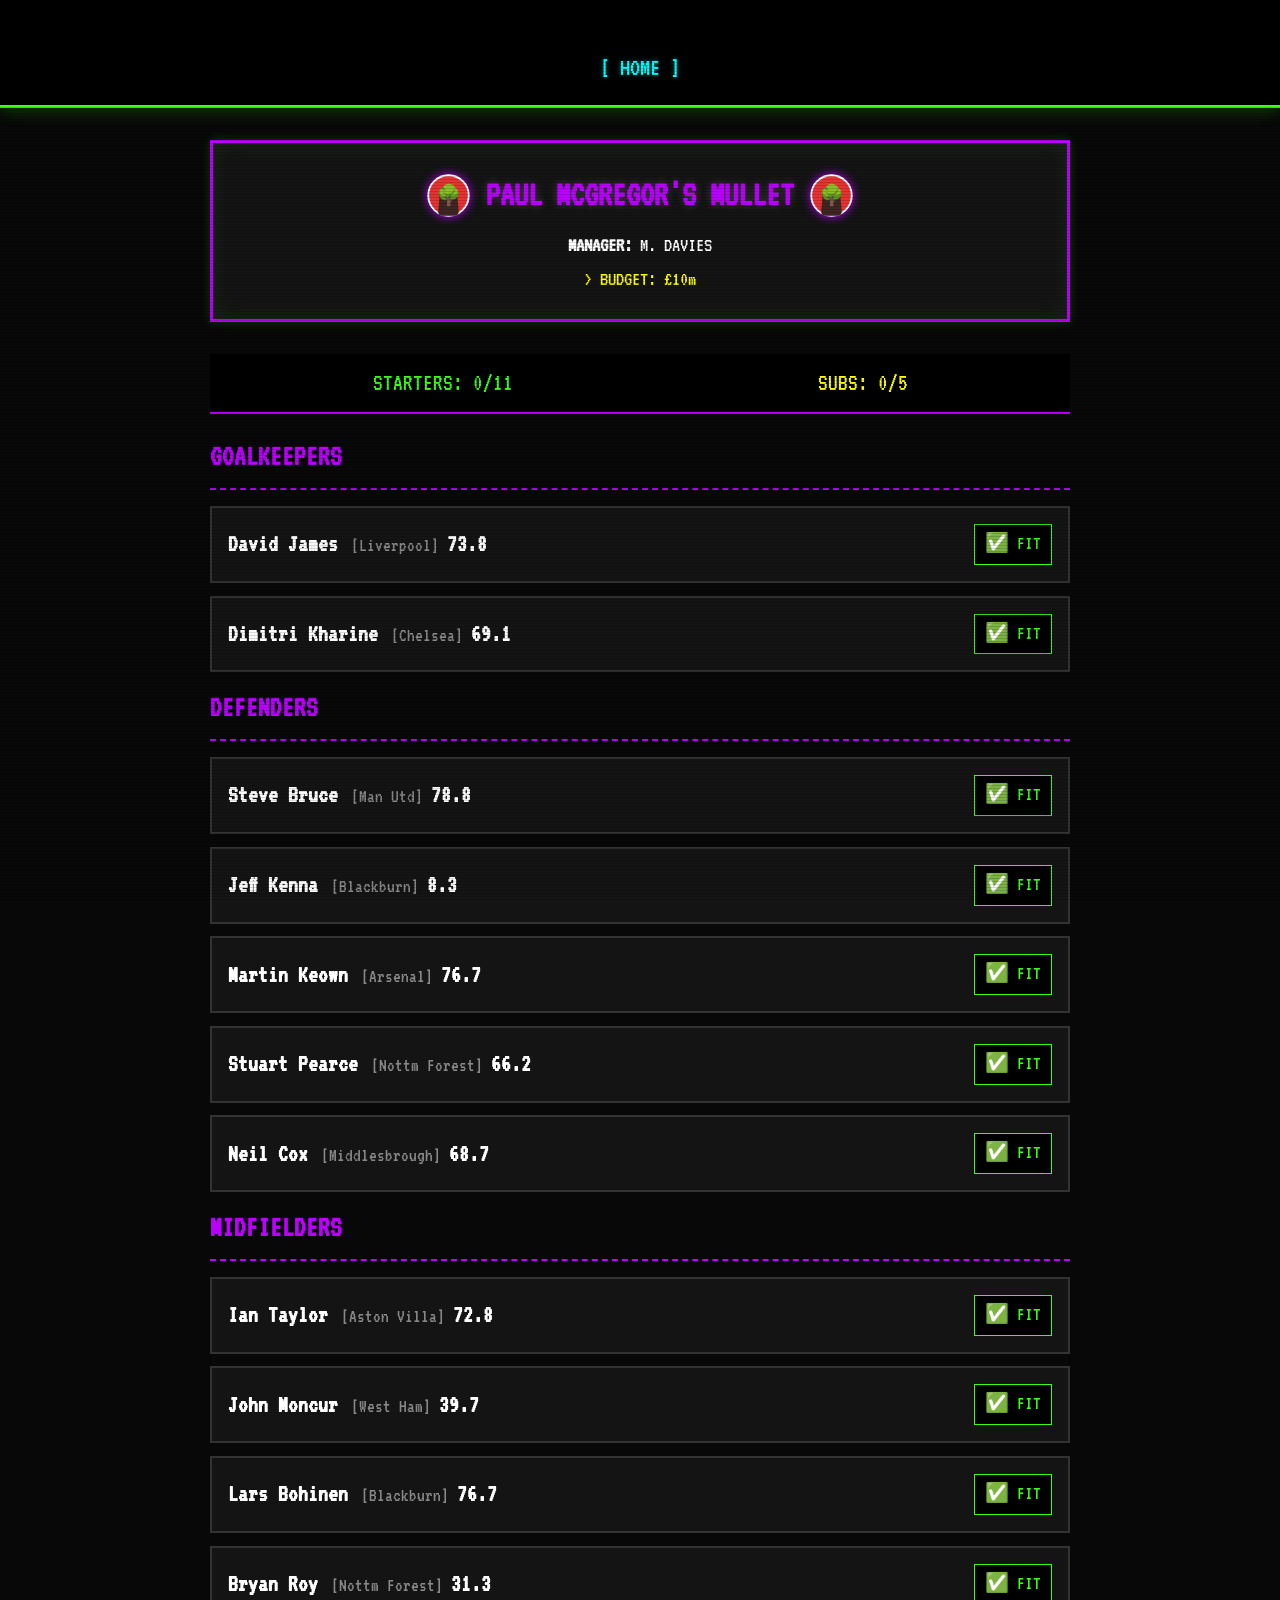
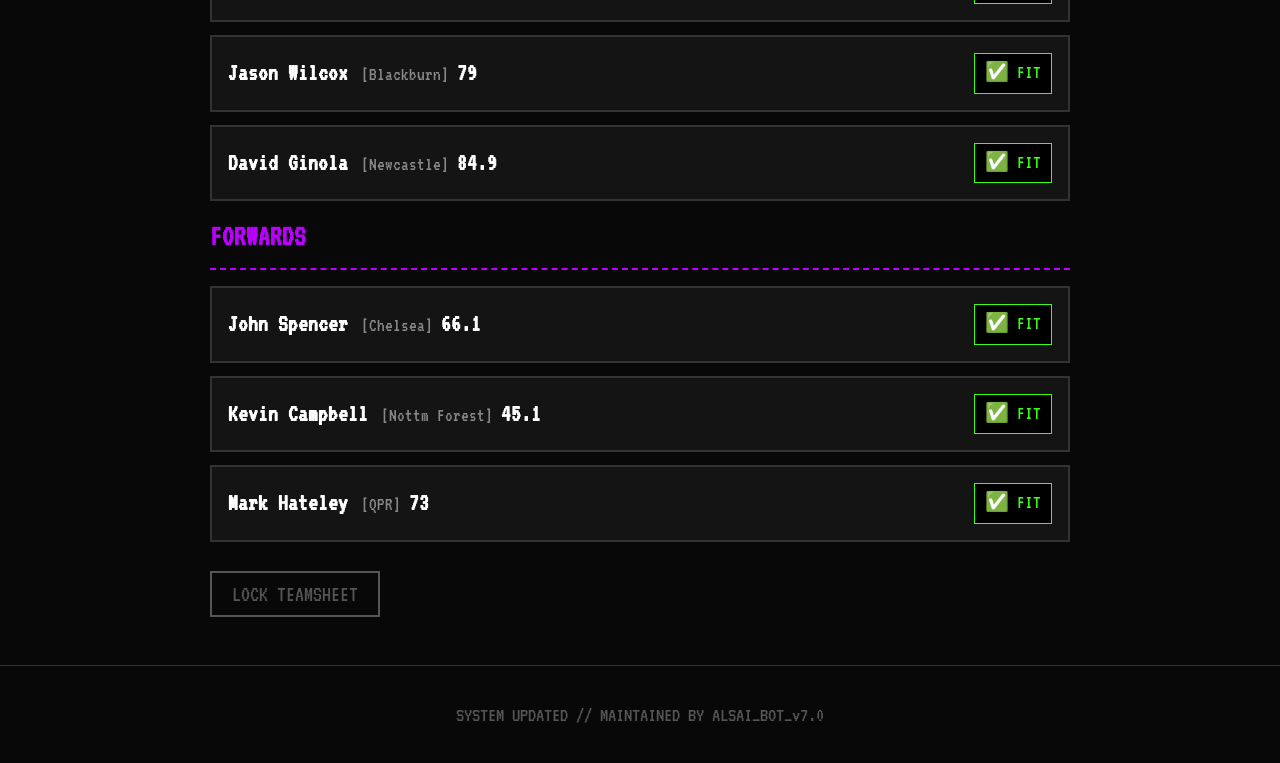
<file: team-davies.html>
<!DOCTYPE html>
<html lang="en">
<head>
    <meta charset="UTF-8">
    <meta name="viewport" content="width=device-width, initial-scale=1.0">
    <title>Always Last Season - Paul McGregor's mullet</title>
    <link rel="stylesheet" href="style.css">
</head>
<body>

    <svg width="0" height="0" style="position:absolute; width:0; height:0;">
        <defs>
            <linearGradient id="grad-bw-stripes" x1="0%" y1="0%" x2="100%" y2="0%">
                <stop offset="20%" stop-color="#000"/><stop offset="20%" stop-color="#fff"/>
                <stop offset="40%" stop-color="#fff"/><stop offset="40%" stop-color="#000"/>
                <stop offset="60%" stop-color="#000"/><stop offset="60%" stop-color="#fff"/>
                <stop offset="80%" stop-color="#fff"/><stop offset="80%" stop-color="#000"/>
            </linearGradient>
            <linearGradient id="grad-newcastle" x1="0%" y1="0%" x2="100%" y2="0%">
                <stop offset="25%" stop-color="#000"/><stop offset="25%" stop-color="#fff"/>
                <stop offset="50%" stop-color="#fff"/><stop offset="50%" stop-color="#000"/>
                <stop offset="75%" stop-color="#000"/><stop offset="75%" stop-color="#fff"/>
            </linearGradient>
            <linearGradient id="grad-gill" x1="0%" y1="0%" x2="100%" y2="0%">
                <stop offset="50%" stop-color="#00529b"/><stop offset="50%" stop-color="#fff"/>
            </linearGradient>
            <linearGradient id="grad-villa" x1="0%" y1="0%" x2="100%" y2="0%">
                <stop offset="50%" stop-color="#670E36"/><stop offset="50%" stop-color="#95BFE5"/>
            </linearGradient>
            <linearGradient id="grad-palace" x1="0%" y1="0%" x2="100%" y2="0%">
                <stop offset="50%" stop-color="#C8102E"/><stop offset="50%" stop-color="#1B458F"/>
            </linearGradient>
            <linearGradient id="grad-rochdale" x1="0%" y1="0%" x2="100%" y2="0%">
                <stop offset="50%" stop-color="#004b87"/><stop offset="50%" stop-color="#fff"/>
            </linearGradient>
            <linearGradient id="grad-stoke" x1="0%" y1="0%" x2="100%" y2="0%">
                <stop offset="20%" stop-color="#e03a3e"/><stop offset="20%" stop-color="#fff"/>
                <stop offset="40%" stop-color="#fff"/><stop offset="40%" stop-color="#e03a3e"/>
                <stop offset="60%" stop-color="#e03a3e"/><stop offset="60%" stop-color="#fff"/>
                <stop offset="80%" stop-color="#fff"/><stop offset="80%" stop-color="#e03a3e"/>
            </linearGradient>
        </defs>
    </svg>

    <header>
        <nav>
            <a href="index.html">[ HOME ]</a>
        </nav>
    </header>

    <div id="team-davies" class="page-view">
        <section class="hero">
            <div class="hero-title-container">
                <svg class="team-logo-small" viewBox="0 0 100 100">
                    <circle cx="50" cy="50" r="45" fill="#E53233" stroke="#fff" stroke-width="4"/>
                    <path d="M30,45 C30,85 20,95 40,95 L60,95 C80,95 70,85 70,45 Z" fill="#3E2723"/>
                    <text x="50" y="55" font-size="45" text-anchor="middle" dominant-baseline="middle">🌳</text>
                </svg>
                <h2>Paul McGregor's mullet</h2>
                <svg class="team-logo-small" viewBox="0 0 100 100">
                    <circle cx="50" cy="50" r="45" fill="#E53233" stroke="#fff" stroke-width="4"/>
                    <path d="M30,45 C30,85 20,95 40,95 L60,95 C80,95 70,85 70,45 Z" fill="#3E2723"/>
                    <text x="50" y="55" font-size="45" text-anchor="middle" dominant-baseline="middle">🌳</text>
                </svg>
            </div>
            <p><strong>MANAGER:</strong> M. DAVIES</p>
            <p style="color: var(--accent-yellow);">> BUDGET: £10m</p>
        </section>
        <div class="selection-tracker">
            <span class="starters-count" style="color: var(--accent-green);">STARTERS: 0/11</span>
            <span class="subs-count" style="color: var(--accent-yellow);">SUBS: 0/5</span>
        </div>
        <div class="squad-section squad-list">
            <h3>GOALKEEPERS</h3>
            <div class="player-row" data-pos="1-GK" data-name="David James" onclick="togglePlayer(this)"><div class="player-info"><strong>David James</strong> <span class="player-club">[Liverpool]</span><span class="player-score" style="font-size: 1.15em; font-weight: bold; margin-left: 8px; color: #fff;">73.8</span></div><div class="player-status status-fit">✅ FIT</div></div>
            <div class="player-row" data-pos="1-GK" data-name="Dimitri Kharine" onclick="togglePlayer(this)"><div class="player-info"><strong>Dimitri Kharine</strong> <span class="player-club">[Chelsea]</span><span class="player-score" style="font-size: 1.15em; font-weight: bold; margin-left: 8px; color: #fff;">69.1</span></div><div class="player-status status-fit">✅ FIT</div></div>
            <h3>DEFENDERS</h3>
            <div class="player-row" data-pos="2-DEF" data-name="Steve Bruce" onclick="togglePlayer(this)"><div class="player-info"><strong>Steve Bruce</strong> <span class="player-club">[Man Utd]</span><span class="player-score" style="font-size: 1.15em; font-weight: bold; margin-left: 8px; color: #fff;">78.8</span></div><div class="player-status status-fit">✅ FIT</div></div>
            <div class="player-row" data-pos="2-DEF" data-name="Jeff Kenna" onclick="togglePlayer(this)"><div class="player-info"><strong>Jeff Kenna</strong> <span class="player-club">[Blackburn]</span><span class="player-score" style="font-size: 1.15em; font-weight: bold; margin-left: 8px; color: #fff;">8.3</span></div><div class="player-status status-fit">✅ FIT</div></div>
            <div class="player-row" data-pos="2-DEF" data-name="Martin Keown" onclick="togglePlayer(this)"><div class="player-info"><strong>Martin Keown</strong> <span class="player-club">[Arsenal]</span><span class="player-score" style="font-size: 1.15em; font-weight: bold; margin-left: 8px; color: #fff;">76.7</span></div><div class="player-status status-fit">✅ FIT</div></div>
            <div class="player-row" data-pos="2-DEF" data-name="Stuart Pearce" onclick="togglePlayer(this)"><div class="player-info"><strong>Stuart Pearce</strong> <span class="player-club">[Nottm Forest]</span><span class="player-score" style="font-size: 1.15em; font-weight: bold; margin-left: 8px; color: #fff;">66.2</span></div><div class="player-status status-fit">✅ FIT</div></div>
            <div class="player-row" data-pos="2-DEF" data-name="Neil Cox" onclick="togglePlayer(this)"><div class="player-info"><strong>Neil Cox</strong> <span class="player-club">[Middlesbrough]</span><span class="player-score" style="font-size: 1.15em; font-weight: bold; margin-left: 8px; color: #fff;">68.7</span></div><div class="player-status status-fit">✅ FIT</div></div>
            <h3>MIDFIELDERS</h3>
            <div class="player-row" data-pos="3-MID" data-name="Ian Taylor" onclick="togglePlayer(this)"><div class="player-info"><strong>Ian Taylor</strong> <span class="player-club">[Aston Villa]</span><span class="player-score" style="font-size: 1.15em; font-weight: bold; margin-left: 8px; color: #fff;">72.8</span></div><div class="player-status status-fit">✅ FIT</div></div>
            <div class="player-row" data-pos="3-MID" data-name="John Moncur" onclick="togglePlayer(this)"><div class="player-info"><strong>John Moncur</strong> <span class="player-club">[West Ham]</span><span class="player-score" style="font-size: 1.15em; font-weight: bold; margin-left: 8px; color: #fff;">39.7</span></div><div class="player-status status-fit">✅ FIT</div></div>
            <div class="player-row" data-pos="3-MID" data-name="Lars Bohinen" onclick="togglePlayer(this)"><div class="player-info"><strong>Lars Bohinen</strong> <span class="player-club">[Blackburn]</span><span class="player-score" style="font-size: 1.15em; font-weight: bold; margin-left: 8px; color: #fff;">76.7</span></div><div class="player-status status-fit">✅ FIT</div></div>
            <div class="player-row" data-pos="3-MID" data-name="Bryan Roy" onclick="togglePlayer(this)"><div class="player-info"><strong>Bryan Roy</strong> <span class="player-club">[Nottm Forest]</span><span class="player-score" style="font-size: 1.15em; font-weight: bold; margin-left: 8px; color: #fff;">31.3</span></div><div class="player-status status-fit">✅ FIT</div></div>
            <div class="player-row" data-pos="3-MID" data-name="Jason Wilcox" onclick="togglePlayer(this)"><div class="player-info"><strong>Jason Wilcox</strong> <span class="player-club">[Blackburn]</span><span class="player-score" style="font-size: 1.15em; font-weight: bold; margin-left: 8px; color: #fff;">79</span></div><div class="player-status status-fit">✅ FIT</div></div>
            <div class="player-row" data-pos="3-MID" data-name="David Ginola" onclick="togglePlayer(this)"><div class="player-info"><strong>David Ginola</strong> <span class="player-club">[Newcastle]</span><span class="player-score" style="font-size: 1.15em; font-weight: bold; margin-left: 8px; color: #fff;">84.9</span></div><div class="player-status status-fit">✅ FIT</div></div>
            <h3>FORWARDS</h3>
            <div class="player-row" data-pos="4-FWD" data-name="John Spencer" onclick="togglePlayer(this)"><div class="player-info"><strong>John Spencer</strong> <span class="player-club">[Chelsea]</span><span class="player-score" style="font-size: 1.15em; font-weight: bold; margin-left: 8px; color: #fff;">66.1</span></div><div class="player-status status-fit">✅ FIT</div></div>
            <div class="player-row" data-pos="4-FWD" data-name="Kevin Campbell" onclick="togglePlayer(this)"><div class="player-info"><strong>Kevin Campbell</strong> <span class="player-club">[Nottm Forest]</span><span class="player-score" style="font-size: 1.15em; font-weight: bold; margin-left: 8px; color: #fff;">45.1</span></div><div class="player-status status-fit">✅ FIT</div></div>
            <div class="player-row" data-pos="4-FWD" data-name="Mark Hateley" onclick="togglePlayer(this)"><div class="player-info"><strong>Mark Hateley</strong> <span class="player-club">[QPR]</span><span class="player-score" style="font-size: 1.15em; font-weight: bold; margin-left: 8px; color: #fff;">73</span></div><div class="player-status status-fit">✅ FIT</div></div>
        </div>
        <button class="lock-btn btn" onclick="generateTeamsheet(this)" disabled>LOCK TEAMSHEET</button>
        <div class="teamsheet-output-container">
            <div class="terminal-header"><h3>> TEAMSHEET GENERATED</h3><button class="btn btn-copy" onclick="submitToHQ(this)">SUBMIT TO HQ</button></div>
            <textarea class="teamsheet-text" readonly></textarea>
        </div>
    </div>

    <footer><p>SYSTEM UPDATED // MAINTAINED BY ALSAI_BOT_v7.0</p></footer>

    <script src="script.js"></script>
</body>
</html>
</file>
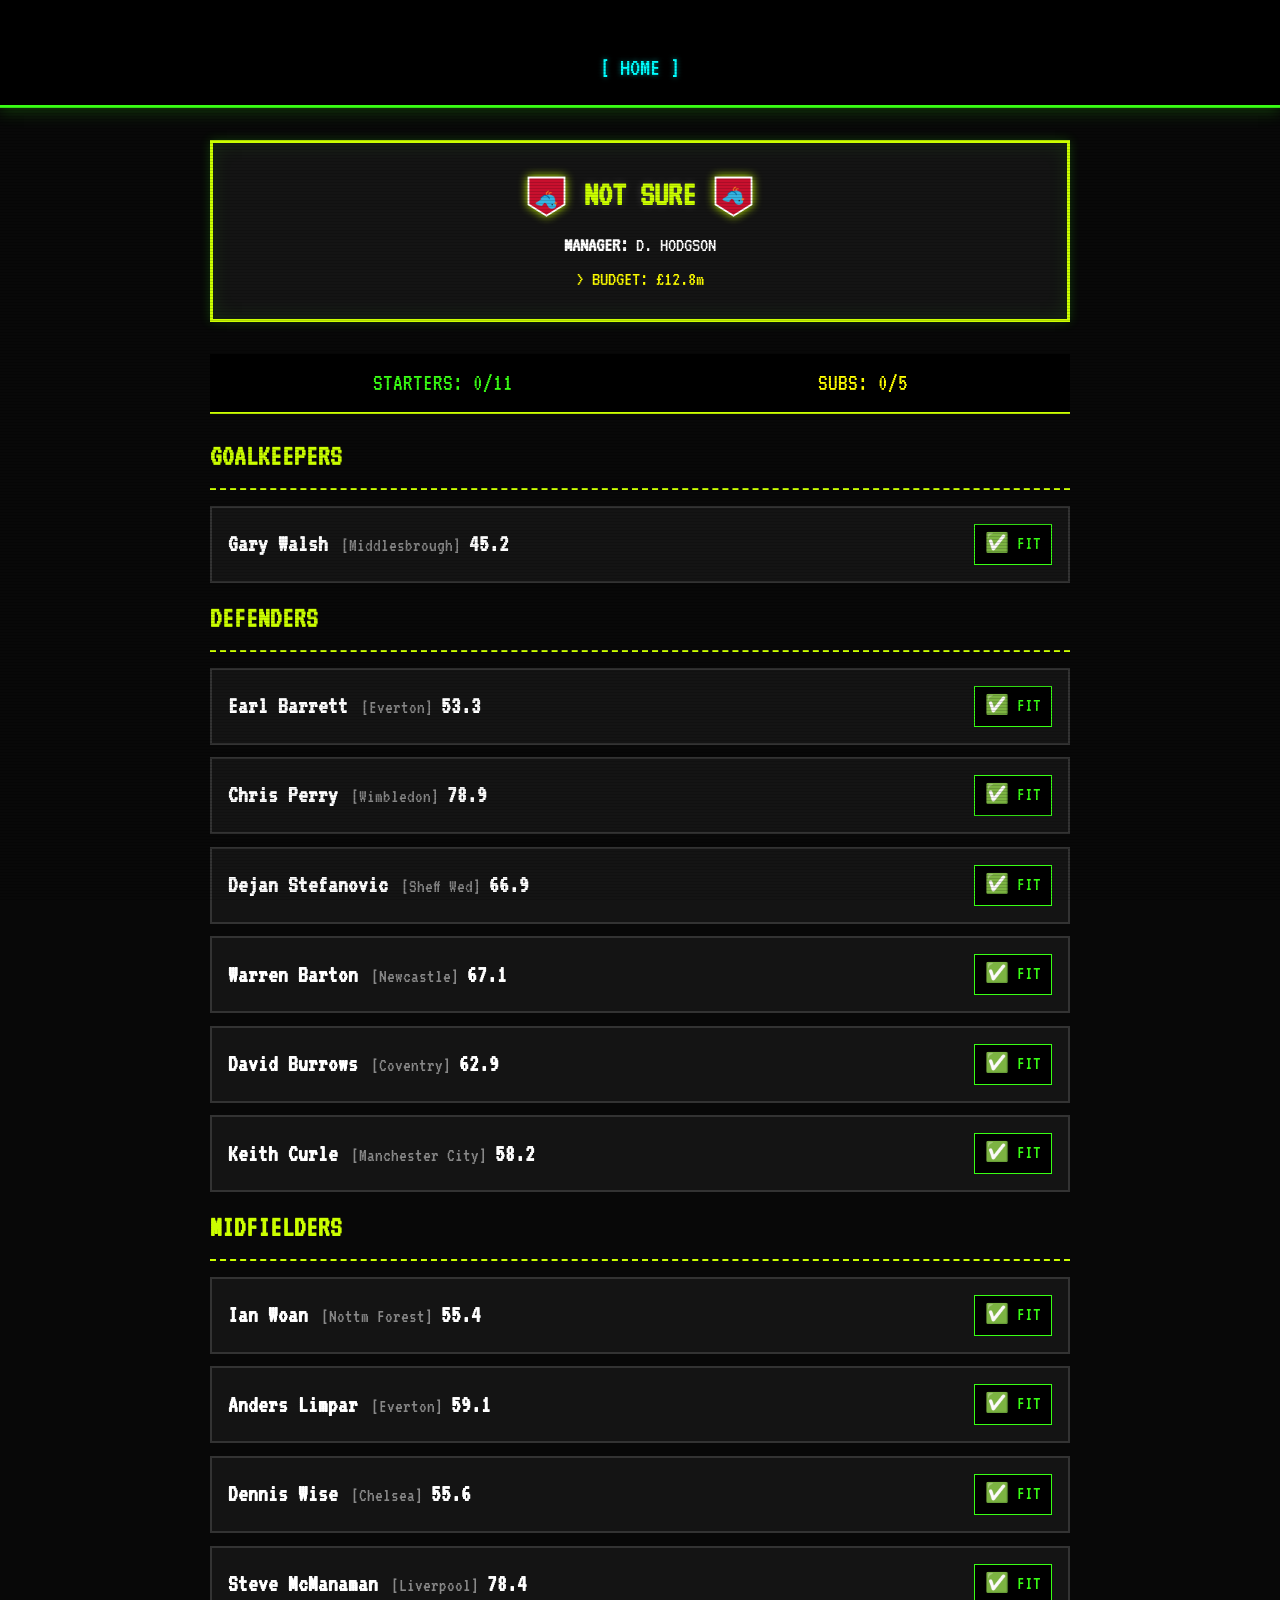
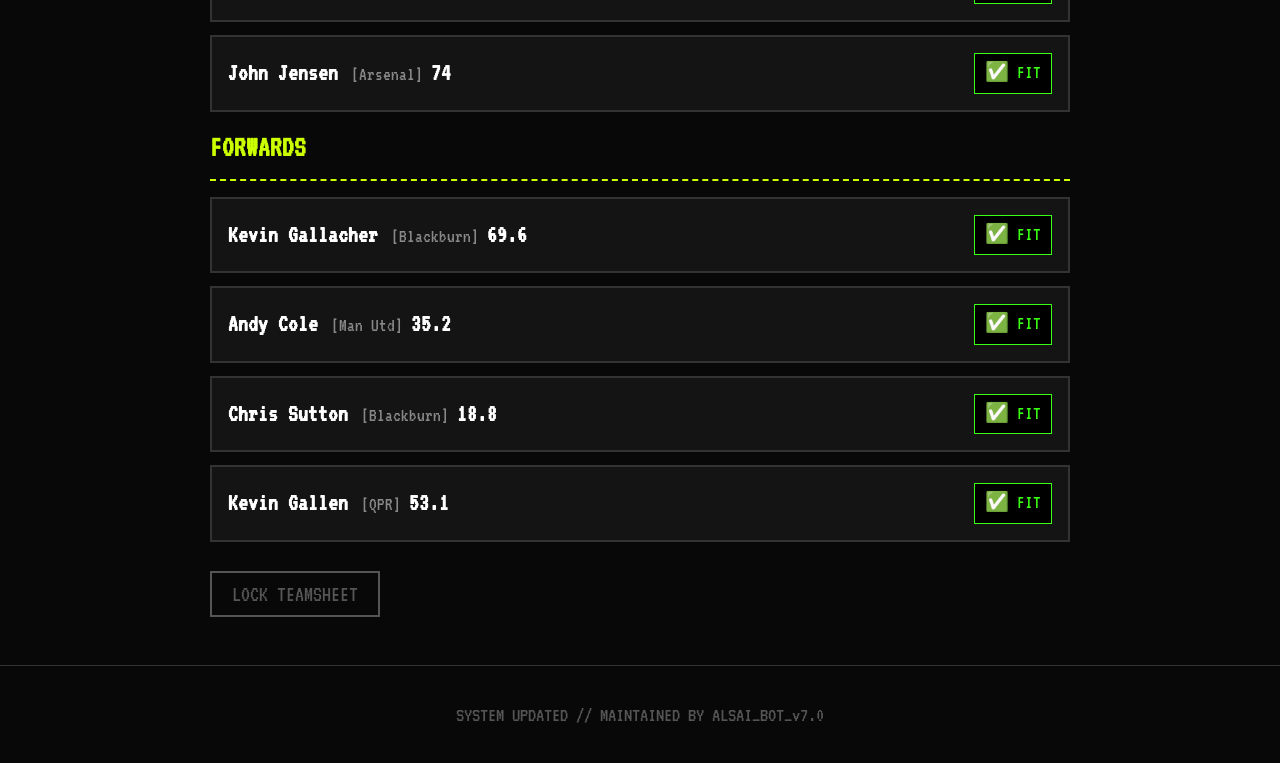
<file: team-hodgson.html>
<!DOCTYPE html>
<html lang="en">
<head>
    <meta charset="UTF-8">
    <meta name="viewport" content="width=device-width, initial-scale=1.0">
    <title>Always Last Season - Not Sure</title>
    <link rel="stylesheet" href="style.css">
</head>
<body>

    <svg width="0" height="0" style="position:absolute; width:0; height:0;">
        <defs>
            <linearGradient id="grad-bw-stripes" x1="0%" y1="0%" x2="100%" y2="0%">
                <stop offset="20%" stop-color="#000"/><stop offset="20%" stop-color="#fff"/>
                <stop offset="40%" stop-color="#fff"/><stop offset="40%" stop-color="#000"/>
                <stop offset="60%" stop-color="#000"/><stop offset="60%" stop-color="#fff"/>
                <stop offset="80%" stop-color="#fff"/><stop offset="80%" stop-color="#000"/>
            </linearGradient>
            <linearGradient id="grad-newcastle" x1="0%" y1="0%" x2="100%" y2="0%">
                <stop offset="25%" stop-color="#000"/><stop offset="25%" stop-color="#fff"/>
                <stop offset="50%" stop-color="#fff"/><stop offset="50%" stop-color="#000"/>
                <stop offset="75%" stop-color="#000"/><stop offset="75%" stop-color="#fff"/>
            </linearGradient>
            <linearGradient id="grad-gill" x1="0%" y1="0%" x2="100%" y2="0%">
                <stop offset="50%" stop-color="#00529b"/><stop offset="50%" stop-color="#fff"/>
            </linearGradient>
            <linearGradient id="grad-villa" x1="0%" y1="0%" x2="100%" y2="0%">
                <stop offset="50%" stop-color="#670E36"/><stop offset="50%" stop-color="#95BFE5"/>
            </linearGradient>
            <linearGradient id="grad-palace" x1="0%" y1="0%" x2="100%" y2="0%">
                <stop offset="50%" stop-color="#C8102E"/><stop offset="50%" stop-color="#1B458F"/>
            </linearGradient>
            <linearGradient id="grad-rochdale" x1="0%" y1="0%" x2="100%" y2="0%">
                <stop offset="50%" stop-color="#004b87"/><stop offset="50%" stop-color="#fff"/>
            </linearGradient>
            <linearGradient id="grad-stoke" x1="0%" y1="0%" x2="100%" y2="0%">
                <stop offset="20%" stop-color="#e03a3e"/><stop offset="20%" stop-color="#fff"/>
                <stop offset="40%" stop-color="#fff"/><stop offset="40%" stop-color="#e03a3e"/>
                <stop offset="60%" stop-color="#e03a3e"/><stop offset="60%" stop-color="#fff"/>
                <stop offset="80%" stop-color="#fff"/><stop offset="80%" stop-color="#e03a3e"/>
            </linearGradient>
        </defs>
    </svg>

    <header>
        <nav>
            <a href="index.html">[ HOME ]</a>
        </nav>
    </header>

    <div id="team-hodgson" class="page-view">
        <section class="hero">
            <div class="hero-title-container">
                <svg class="team-logo-small" viewBox="0 0 100 100">
                    <polygon points="10,10 90,10 90,70 50,95 10,70" fill="#C8102E" stroke="#fff" stroke-width="4"/>
                    <text x="50" y="55" font-size="45" text-anchor="middle" dominant-baseline="middle" transform="rotate(180 50 55)">🐦</text>
                </svg>
                <h2>Not Sure</h2>
                <svg class="team-logo-small" width="80" height="80" viewBox="0 0 100 100">
                    <polygon points="10,10 90,10 90,70 50,95 10,70" fill="#C8102E" stroke="#fff" stroke-width="4"/>
                    <text x="50" y="50" font-size="45" text-anchor="middle" dominant-baseline="central" transform="rotate(180 50 50)">🐦</text>
                </svg>
            </div>
            <p><strong>MANAGER:</strong> D. HODGSON</p>
            <p style="color: var(--accent-yellow);">> BUDGET: £12.8m</p>
        </section>
        <div class="selection-tracker">
            <span class="starters-count" style="color: var(--accent-green);">STARTERS: 0/11</span>
            <span class="subs-count" style="color: var(--accent-yellow);">SUBS: 0/5</span>
        </div>
        <div class="squad-section squad-list">
            <h3>GOALKEEPERS</h3>
            <div class="player-row" data-pos="1-GK" data-name="Gary Walsh" onclick="togglePlayer(this)"><div class="player-info"><strong>Gary Walsh</strong> <span class="player-club">[Middlesbrough]</span><span class="player-score" style="font-size: 1.15em; font-weight: bold; margin-left: 8px; color: #fff;">45.2</span></div><div class="player-status status-fit">✅ FIT</div></div>
            <h3>DEFENDERS</h3>
            <div class="player-row" data-pos="2-DEF" data-name="Earl Barrett" onclick="togglePlayer(this)"><div class="player-info"><strong>Earl Barrett</strong> <span class="player-club">[Everton]</span><span class="player-score" style="font-size: 1.15em; font-weight: bold; margin-left: 8px; color: #fff;">53.3</span></div><div class="player-status status-fit">✅ FIT</div></div>
            <div class="player-row" data-pos="2-DEF" data-name="Chris Perry" onclick="togglePlayer(this)"><div class="player-info"><strong>Chris Perry</strong> <span class="player-club">[Wimbledon]</span><span class="player-score" style="font-size: 1.15em; font-weight: bold; margin-left: 8px; color: #fff;">78.9</span></div><div class="player-status status-fit">✅ FIT</div></div>
            <div class="player-row" data-pos="2-DEF" data-name="Dejan Stefanovic" onclick="togglePlayer(this)"><div class="player-info"><strong>Dejan Stefanovic</strong> <span class="player-club">[Sheff Wed]</span><span class="player-score" style="font-size: 1.15em; font-weight: bold; margin-left: 8px; color: #fff;">66.9</span></div><div class="player-status status-fit">✅ FIT</div></div>
            <div class="player-row" data-pos="2-DEF" data-name="Warren Barton" onclick="togglePlayer(this)"><div class="player-info"><strong>Warren Barton</strong> <span class="player-club">[Newcastle]</span><span class="player-score" style="font-size: 1.15em; font-weight: bold; margin-left: 8px; color: #fff;">67.1</span></div><div class="player-status status-fit">✅ FIT</div></div>
            <div class="player-row" data-pos="2-DEF" data-name="David Burrows" onclick="togglePlayer(this)"><div class="player-info"><strong>David Burrows</strong> <span class="player-club">[Coventry]</span><span class="player-score" style="font-size: 1.15em; font-weight: bold; margin-left: 8px; color: #fff;">62.9</span></div><div class="player-status status-fit">✅ FIT</div></div>
            <div class="player-row" data-pos="2-DEF" data-name="Keith Curle" onclick="togglePlayer(this)"><div class="player-info"><strong>Keith Curle</strong> <span class="player-club">[Manchester City]</span><span class="player-score" style="font-size: 1.15em; font-weight: bold; margin-left: 8px; color: #fff;">58.2</span></div><div class="player-status status-fit">✅ FIT</div></div>
            <h3>MIDFIELDERS</h3>
            <div class="player-row" data-pos="3-MID" data-name="Ian Woan" onclick="togglePlayer(this)"><div class="player-info"><strong>Ian Woan</strong> <span class="player-club">[Nottm Forest]</span><span class="player-score" style="font-size: 1.15em; font-weight: bold; margin-left: 8px; color: #fff;">55.4</span></div><div class="player-status status-fit">✅ FIT</div></div>
            <div class="player-row" data-pos="3-MID" data-name="Anders Limpar" onclick="togglePlayer(this)"><div class="player-info"><strong>Anders Limpar</strong> <span class="player-club">[Everton]</span><span class="player-score" style="font-size: 1.15em; font-weight: bold; margin-left: 8px; color: #fff;">59.1</span></div><div class="player-status status-fit">✅ FIT</div></div>
            <div class="player-row" data-pos="3-MID" data-name="Dennis Wise" onclick="togglePlayer(this)"><div class="player-info"><strong>Dennis Wise</strong> <span class="player-club">[Chelsea]</span><span class="player-score" style="font-size: 1.15em; font-weight: bold; margin-left: 8px; color: #fff;">55.6</span></div><div class="player-status status-fit">✅ FIT</div></div>
            <div class="player-row" data-pos="3-MID" data-name="Steve McManaman" onclick="togglePlayer(this)"><div class="player-info"><strong>Steve McManaman</strong> <span class="player-club">[Liverpool]</span><span class="player-score" style="font-size: 1.15em; font-weight: bold; margin-left: 8px; color: #fff;">78.4</span></div><div class="player-status status-fit">✅ FIT</div></div>
            <div class="player-row" data-pos="3-MID" data-name="John Jensen" onclick="togglePlayer(this)"><div class="player-info"><strong>John Jensen</strong> <span class="player-club">[Arsenal]</span><span class="player-score" style="font-size: 1.15em; font-weight: bold; margin-left: 8px; color: #fff;">74</span></div><div class="player-status status-fit">✅ FIT</div></div>
            <h3>FORWARDS</h3>
            <div class="player-row" data-pos="4-FWD" data-name="Kevin Gallacher" onclick="togglePlayer(this)"><div class="player-info"><strong>Kevin Gallacher</strong> <span class="player-club">[Blackburn]</span><span class="player-score" style="font-size: 1.15em; font-weight: bold; margin-left: 8px; color: #fff;">69.6</span></div><div class="player-status status-fit">✅ FIT</div></div>
            <div class="player-row" data-pos="4-FWD" data-name="Andy Cole" onclick="togglePlayer(this)"><div class="player-info"><strong>Andy Cole</strong> <span class="player-club">[Man Utd]</span><span class="player-score" style="font-size: 1.15em; font-weight: bold; margin-left: 8px; color: #fff;">35.2</span></div><div class="player-status status-fit">✅ FIT</div></div>
            <div class="player-row" data-pos="4-FWD" data-name="Chris Sutton" onclick="togglePlayer(this)"><div class="player-info"><strong>Chris Sutton</strong> <span class="player-club">[Blackburn]</span><span class="player-score" style="font-size: 1.15em; font-weight: bold; margin-left: 8px; color: #fff;">18.8</span></div><div class="player-status status-fit">✅ FIT</div></div>
            <div class="player-row" data-pos="4-FWD" data-name="Kevin Gallen" onclick="togglePlayer(this)"><div class="player-info"><strong>Kevin Gallen</strong> <span class="player-club">[QPR]</span><span class="player-score" style="font-size: 1.15em; font-weight: bold; margin-left: 8px; color: #fff;">53.1</span></div><div class="player-status status-fit">✅ FIT</div></div>
        </div>
        <button class="lock-btn btn" onclick="generateTeamsheet(this)" disabled>LOCK TEAMSHEET</button>
        <div class="teamsheet-output-container">
            <div class="terminal-header"><h3>> TEAMSHEET GENERATED</h3><button class="btn btn-copy" onclick="submitToHQ(this)">SUBMIT TO HQ</button></div>
            <textarea class="teamsheet-text" readonly></textarea>
        </div>
    </div>

    <footer><p>SYSTEM UPDATED // MAINTAINED BY ALSAI_BOT_v7.0</p></footer>

    <script src="script.js"></script>
</body>
</html>
</file>
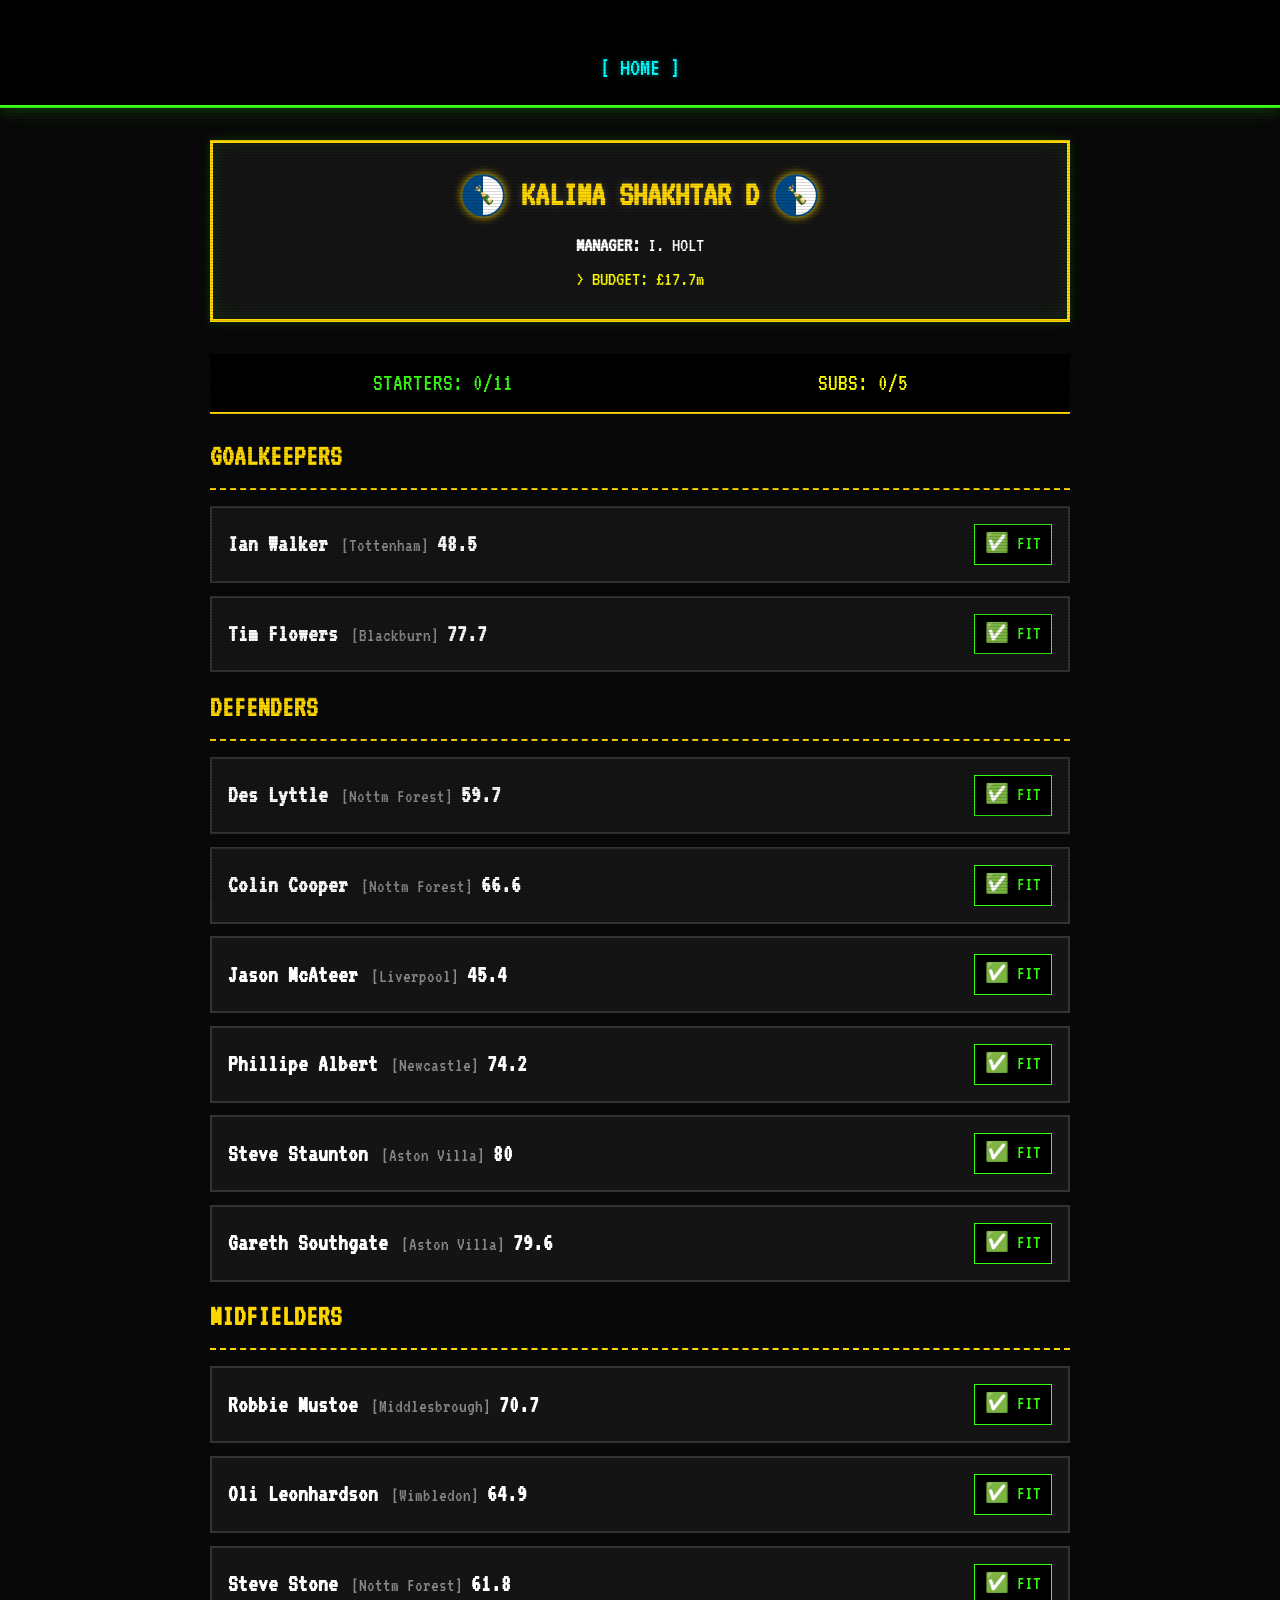
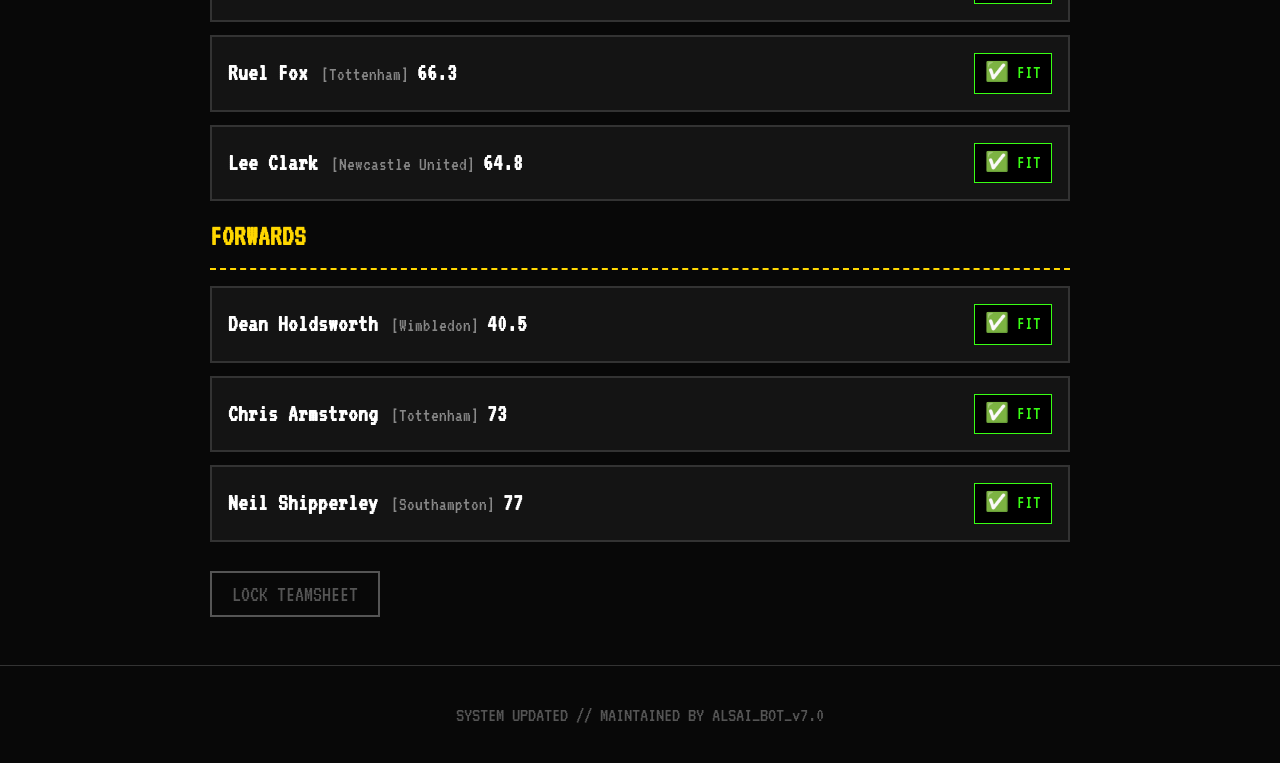
<file: team-holt.html>
<!DOCTYPE html>
<html lang="en">
<head>
    <meta charset="UTF-8">
    <meta name="viewport" content="width=device-width, initial-scale=1.0">
    <title>Always Last Season - Kalima Shakhtar D</title>
    <link rel="stylesheet" href="style.css">
</head>
<body>

    <svg width="0" height="0" style="position:absolute; width:0; height:0;">
        <defs>
            <linearGradient id="grad-bw-stripes" x1="0%" y1="0%" x2="100%" y2="0%">
                <stop offset="20%" stop-color="#000"/><stop offset="20%" stop-color="#fff"/>
                <stop offset="40%" stop-color="#fff"/><stop offset="40%" stop-color="#000"/>
                <stop offset="60%" stop-color="#000"/><stop offset="60%" stop-color="#fff"/>
                <stop offset="80%" stop-color="#fff"/><stop offset="80%" stop-color="#000"/>
            </linearGradient>
            <linearGradient id="grad-newcastle" x1="0%" y1="0%" x2="100%" y2="0%">
                <stop offset="25%" stop-color="#000"/><stop offset="25%" stop-color="#fff"/>
                <stop offset="50%" stop-color="#fff"/><stop offset="50%" stop-color="#000"/>
                <stop offset="75%" stop-color="#000"/><stop offset="75%" stop-color="#fff"/>
            </linearGradient>
            <linearGradient id="grad-gill" x1="0%" y1="0%" x2="100%" y2="0%">
                <stop offset="50%" stop-color="#00529b"/><stop offset="50%" stop-color="#fff"/>
            </linearGradient>
            <linearGradient id="grad-villa" x1="0%" y1="0%" x2="100%" y2="0%">
                <stop offset="50%" stop-color="#670E36"/><stop offset="50%" stop-color="#95BFE5"/>
            </linearGradient>
            <linearGradient id="grad-palace" x1="0%" y1="0%" x2="100%" y2="0%">
                <stop offset="50%" stop-color="#C8102E"/><stop offset="50%" stop-color="#1B458F"/>
            </linearGradient>
            <linearGradient id="grad-rochdale" x1="0%" y1="0%" x2="100%" y2="0%">
                <stop offset="50%" stop-color="#004b87"/><stop offset="50%" stop-color="#fff"/>
            </linearGradient>
            <linearGradient id="grad-stoke" x1="0%" y1="0%" x2="100%" y2="0%">
                <stop offset="20%" stop-color="#e03a3e"/><stop offset="20%" stop-color="#fff"/>
                <stop offset="40%" stop-color="#fff"/><stop offset="40%" stop-color="#e03a3e"/>
                <stop offset="60%" stop-color="#e03a3e"/><stop offset="60%" stop-color="#fff"/>
                <stop offset="80%" stop-color="#fff"/><stop offset="80%" stop-color="#e03a3e"/>
            </linearGradient>
        </defs>
    </svg>

    <header>
        <nav>
            <a href="index.html">[ HOME ]</a>
        </nav>
    </header>

    <div id="team-holt" class="page-view">
        <section class="hero">
            <div class="hero-title-container">
                <svg class="team-logo-small" viewBox="0 0 100 100">
                    <circle cx="50" cy="50" r="45" fill="url(#grad-rochdale)" stroke="#004b87" stroke-width="4"/>
                    <text x="50" y="55" font-size="40" text-anchor="middle" dominant-baseline="middle">🍾</text>
                </svg>
                <h2>Kalima Shakhtar D</h2>
                <svg class="team-logo-small" viewBox="0 0 100 100">
                    <circle cx="50" cy="50" r="45" fill="url(#grad-rochdale)" stroke="#004b87" stroke-width="4"/>
                    <text x="50" y="55" font-size="40" text-anchor="middle" dominant-baseline="middle">🍾</text>
                </svg>
            </div>
            <p><strong>MANAGER:</strong> I. HOLT</p>
            <p style="color: var(--accent-yellow);">> BUDGET: £17.7m</p>
        </section>
        <div class="selection-tracker">
            <span class="starters-count" style="color: var(--accent-green);">STARTERS: 0/11</span>
            <span class="subs-count" style="color: var(--accent-yellow);">SUBS: 0/5</span>
        </div>
        <div class="squad-section squad-list">
            <h3>GOALKEEPERS</h3>
            <div class="player-row" data-pos="1-GK" data-name="Ian Walker" onclick="togglePlayer(this)"><div class="player-info"><strong>Ian Walker</strong> <span class="player-club">[Tottenham]</span><span class="player-score" style="font-size: 1.15em; font-weight: bold; margin-left: 8px; color: #fff;">48.5</span></div><div class="player-status status-fit">✅ FIT</div></div>
            <div class="player-row" data-pos="1-GK" data-name="Tim Flowers" onclick="togglePlayer(this)"><div class="player-info"><strong>Tim Flowers</strong> <span class="player-club">[Blackburn]</span><span class="player-score" style="font-size: 1.15em; font-weight: bold; margin-left: 8px; color: #fff;">77.7</span></div><div class="player-status status-fit">✅ FIT</div></div>
            <h3>DEFENDERS</h3>
            <div class="player-row" data-pos="2-DEF" data-name="Des Lyttle" onclick="togglePlayer(this)"><div class="player-info"><strong>Des Lyttle</strong> <span class="player-club">[Nottm Forest]</span><span class="player-score" style="font-size: 1.15em; font-weight: bold; margin-left: 8px; color: #fff;">59.7</span></div><div class="player-status status-fit">✅ FIT</div></div>
            <div class="player-row" data-pos="2-DEF" data-name="Colin Cooper" onclick="togglePlayer(this)"><div class="player-info"><strong>Colin Cooper</strong> <span class="player-club">[Nottm Forest]</span><span class="player-score" style="font-size: 1.15em; font-weight: bold; margin-left: 8px; color: #fff;">66.6</span></div><div class="player-status status-fit">✅ FIT</div></div>
            <div class="player-row" data-pos="2-DEF" data-name="Jason McAteer" onclick="togglePlayer(this)"><div class="player-info"><strong>Jason McAteer</strong> <span class="player-club">[Liverpool]</span><span class="player-score" style="font-size: 1.15em; font-weight: bold; margin-left: 8px; color: #fff;">45.4</span></div><div class="player-status status-fit">✅ FIT</div></div>
            <div class="player-row" data-pos="2-DEF" data-name="Phillipe Albert" onclick="togglePlayer(this)"><div class="player-info"><strong>Phillipe Albert</strong> <span class="player-club">[Newcastle]</span><span class="player-score" style="font-size: 1.15em; font-weight: bold; margin-left: 8px; color: #fff;">74.2</span></div><div class="player-status status-fit">✅ FIT</div></div>
            <div class="player-row" data-pos="2-DEF" data-name="Steve Staunton" onclick="togglePlayer(this)"><div class="player-info"><strong>Steve Staunton</strong> <span class="player-club">[Aston Villa]</span><span class="player-score" style="font-size: 1.15em; font-weight: bold; margin-left: 8px; color: #fff;">80</span></div><div class="player-status status-fit">✅ FIT</div></div>
            <div class="player-row" data-pos="2-DEF" data-name="Gareth Southgate" onclick="togglePlayer(this)"><div class="player-info"><strong>Gareth Southgate</strong> <span class="player-club">[Aston Villa]</span><span class="player-score" style="font-size: 1.15em; font-weight: bold; margin-left: 8px; color: #fff;">79.6</span></div><div class="player-status status-fit">✅ FIT</div></div>
            <h3>MIDFIELDERS</h3>
            <div class="player-row" data-pos="3-MID" data-name="Robbie Mustoe" onclick="togglePlayer(this)"><div class="player-info"><strong>Robbie Mustoe</strong> <span class="player-club">[Middlesbrough]</span><span class="player-score" style="font-size: 1.15em; font-weight: bold; margin-left: 8px; color: #fff;">70.7</span></div><div class="player-status status-fit">✅ FIT</div></div>
            <div class="player-row" data-pos="3-MID" data-name="Oli Leonhardson" onclick="togglePlayer(this)"><div class="player-info"><strong>Oli Leonhardson</strong> <span class="player-club">[Wimbledon]</span><span class="player-score" style="font-size: 1.15em; font-weight: bold; margin-left: 8px; color: #fff;">64.9</span></div><div class="player-status status-fit">✅ FIT</div></div>
            <div class="player-row" data-pos="3-MID" data-name="Steve Stone" onclick="togglePlayer(this)"><div class="player-info"><strong>Steve Stone</strong> <span class="player-club">[Nottm Forest]</span><span class="player-score" style="font-size: 1.15em; font-weight: bold; margin-left: 8px; color: #fff;">61.8</span></div><div class="player-status status-fit">✅ FIT</div></div>
            <div class="player-row" data-pos="3-MID" data-name="Ruel Fox" onclick="togglePlayer(this)"><div class="player-info"><strong>Ruel Fox</strong> <span class="player-club">[Tottenham]</span><span class="player-score" style="font-size: 1.15em; font-weight: bold; margin-left: 8px; color: #fff;">66.3</span></div><div class="player-status status-fit">✅ FIT</div></div>
            <div class="player-row" data-pos="3-MID" data-name="Lee Clark" onclick="togglePlayer(this)"><div class="player-info"><strong>Lee Clark</strong> <span class="player-club">[Newcastle United]</span><span class="player-score" style="font-size: 1.15em; font-weight: bold; margin-left: 8px; color: #fff;">64.8</span></div><div class="player-status status-fit">✅ FIT</div></div>
            <h3>FORWARDS</h3>
            <div class="player-row" data-pos="4-FWD" data-name="Dean Holdsworth" onclick="togglePlayer(this)"><div class="player-info"><strong>Dean Holdsworth</strong> <span class="player-club">[Wimbledon]</span><span class="player-score" style="font-size: 1.15em; font-weight: bold; margin-left: 8px; color: #fff;">40.5</span></div><div class="player-status status-fit">✅ FIT</div></div>
            <div class="player-row" data-pos="4-FWD" data-name="Chris Armstrong" onclick="togglePlayer(this)"><div class="player-info"><strong>Chris Armstrong</strong> <span class="player-club">[Tottenham]</span><span class="player-score" style="font-size: 1.15em; font-weight: bold; margin-left: 8px; color: #fff;">73</span></div><div class="player-status status-fit">✅ FIT</div></div>
            <div class="player-row" data-pos="4-FWD" data-name="Neil Shipperley" onclick="togglePlayer(this)"><div class="player-info"><strong>Neil Shipperley</strong> <span class="player-club">[Southampton]</span><span class="player-score" style="font-size: 1.15em; font-weight: bold; margin-left: 8px; color: #fff;">77</span></div><div class="player-status status-fit">✅ FIT</div></div>
        </div>
        <button class="lock-btn btn" onclick="generateTeamsheet(this)" disabled>LOCK TEAMSHEET</button>
        <div class="teamsheet-output-container">
            <div class="terminal-header"><h3>> TEAMSHEET GENERATED</h3><button class="btn btn-copy" onclick="submitToHQ(this)">SUBMIT TO HQ</button></div>
            <textarea class="teamsheet-text" readonly></textarea>
        </div>
    </div>

    <footer><p>SYSTEM UPDATED // MAINTAINED BY ALSAI_BOT_v7.0</p></footer>

    <script src="script.js"></script>
</body>
</html>
</file>
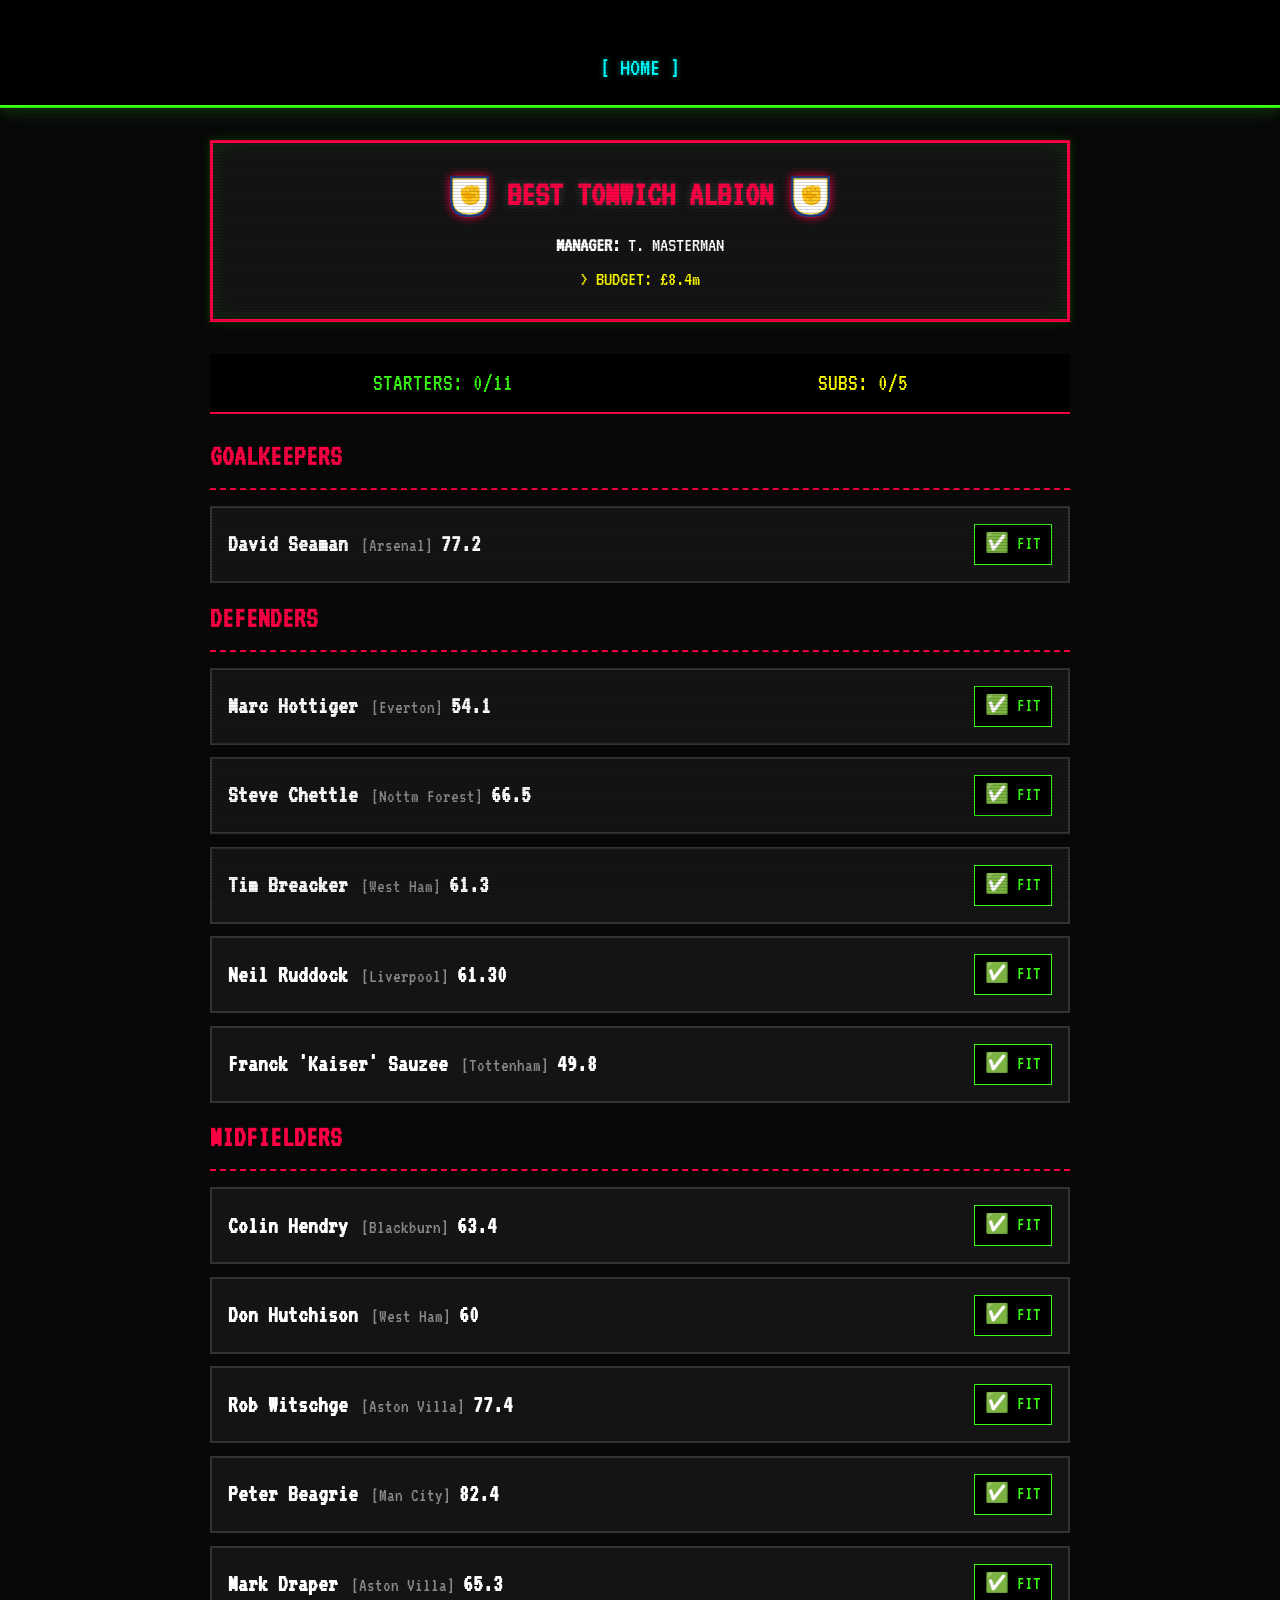
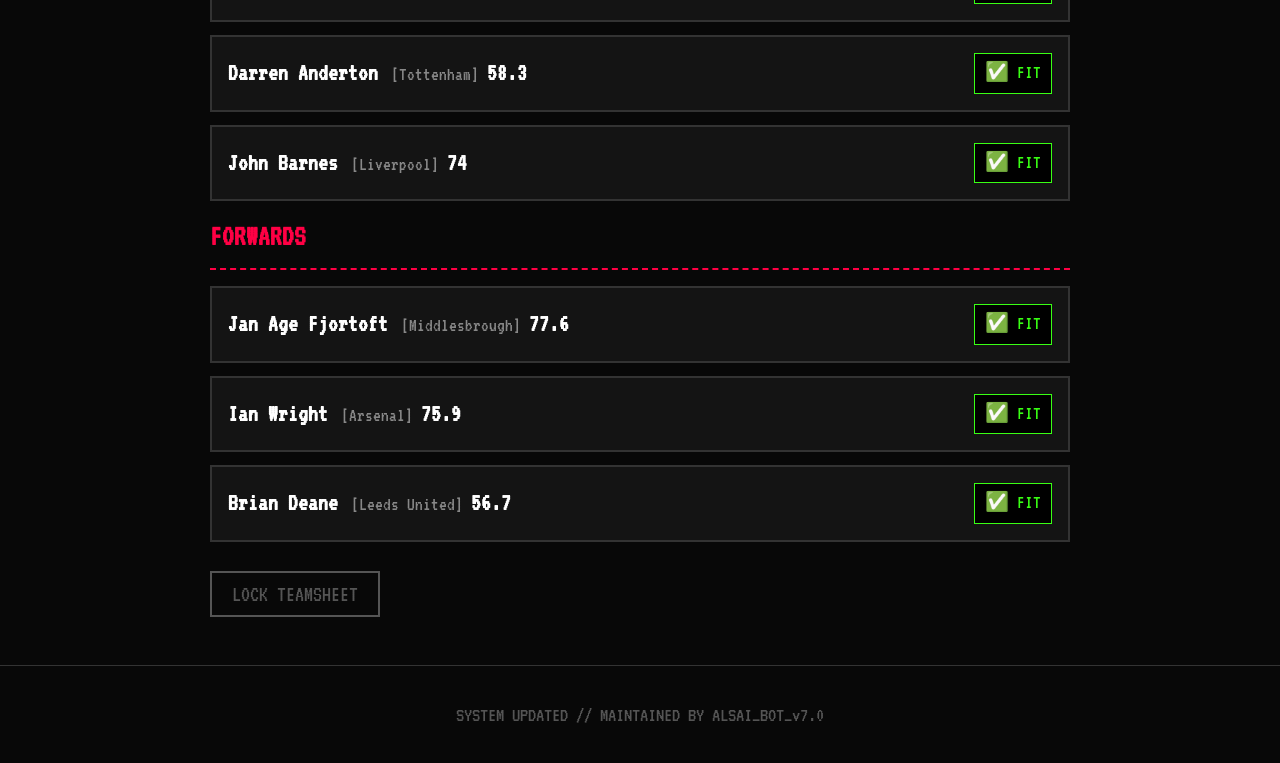
<file: team-masterman.html>
<!DOCTYPE html>
<html lang="en">
<head>
    <meta charset="UTF-8">
    <meta name="viewport" content="width=device-width, initial-scale=1.0">
    <title>Always Last Season - Best Tomwich Albion</title>
    <link rel="stylesheet" href="style.css">
</head>
<body>

    <svg width="0" height="0" style="position:absolute; width:0; height:0;">
        <defs>
            <linearGradient id="grad-bw-stripes" x1="0%" y1="0%" x2="100%" y2="0%">
                <stop offset="20%" stop-color="#000"/><stop offset="20%" stop-color="#fff"/>
                <stop offset="40%" stop-color="#fff"/><stop offset="40%" stop-color="#000"/>
                <stop offset="60%" stop-color="#000"/><stop offset="60%" stop-color="#fff"/>
                <stop offset="80%" stop-color="#fff"/><stop offset="80%" stop-color="#000"/>
            </linearGradient>
            <linearGradient id="grad-newcastle" x1="0%" y1="0%" x2="100%" y2="0%">
                <stop offset="25%" stop-color="#000"/><stop offset="25%" stop-color="#fff"/>
                <stop offset="50%" stop-color="#fff"/><stop offset="50%" stop-color="#000"/>
                <stop offset="75%" stop-color="#000"/><stop offset="75%" stop-color="#fff"/>
            </linearGradient>
            <linearGradient id="grad-gill" x1="0%" y1="0%" x2="100%" y2="0%">
                <stop offset="50%" stop-color="#00529b"/><stop offset="50%" stop-color="#fff"/>
            </linearGradient>
            <linearGradient id="grad-villa" x1="0%" y1="0%" x2="100%" y2="0%">
                <stop offset="50%" stop-color="#670E36"/><stop offset="50%" stop-color="#95BFE5"/>
            </linearGradient>
            <linearGradient id="grad-palace" x1="0%" y1="0%" x2="100%" y2="0%">
                <stop offset="50%" stop-color="#C8102E"/><stop offset="50%" stop-color="#1B458F"/>
            </linearGradient>
            <linearGradient id="grad-rochdale" x1="0%" y1="0%" x2="100%" y2="0%">
                <stop offset="50%" stop-color="#004b87"/><stop offset="50%" stop-color="#fff"/>
            </linearGradient>
            <linearGradient id="grad-stoke" x1="0%" y1="0%" x2="100%" y2="0%">
                <stop offset="20%" stop-color="#e03a3e"/><stop offset="20%" stop-color="#fff"/>
                <stop offset="40%" stop-color="#fff"/><stop offset="40%" stop-color="#e03a3e"/>
                <stop offset="60%" stop-color="#e03a3e"/><stop offset="60%" stop-color="#fff"/>
                <stop offset="80%" stop-color="#fff"/><stop offset="80%" stop-color="#e03a3e"/>
            </linearGradient>
        </defs>
    </svg>

    <header>
        <nav>
            <a href="index.html">[ HOME ]</a>
        </nav>
    </header>

    <div id="team-masterman" class="page-view">
        <section class="hero">
            <div class="hero-title-container">
                <svg class="team-logo-small" viewBox="0 0 100 100">
                    <path d="M10,10 L90,10 L90,60 Q90,95 50,95 Q10,95 10,60 Z" fill="#fff" stroke="#1D428A" stroke-width="6"/>
                    <path d="M13,13 L87,13 L87,59 Q87,91 50,91 Q13,91 13,59 Z" fill="none" stroke="#FFCD00" stroke-width="2"/>
                    <text x="50" y="55" font-size="40" text-anchor="middle" dominant-baseline="middle">✊</text>
                </svg>
                <h2>Best Tomwich Albion</h2>
                <svg class="team-logo-small" viewBox="0 0 100 100">
                    <path d="M10,10 L90,10 L90,60 Q90,95 50,95 Q10,95 10,60 Z" fill="#fff" stroke="#1D428A" stroke-width="6"/>
                    <path d="M13,13 L87,13 L87,59 Q87,91 50,91 Q13,91 13,59 Z" fill="none" stroke="#FFCD00" stroke-width="2"/>
                    <text x="50" y="55" font-size="40" text-anchor="middle" dominant-baseline="middle">✊</text>
                </svg>
            </div>
            <p><strong>MANAGER:</strong> T. MASTERMAN</p>
            <p style="color: var(--accent-yellow);">> BUDGET: £8.4m</p>
        </section>
        <div class="selection-tracker">
            <span class="starters-count" style="color: var(--accent-green);">STARTERS: 0/11</span>
            <span class="subs-count" style="color: var(--accent-yellow);">SUBS: 0/5</span>
        </div>
        <div class="squad-section squad-list">
            <h3>GOALKEEPERS</h3>
            <div class="player-row" data-pos="1-GK" data-name="David Seaman" onclick="togglePlayer(this)"><div class="player-info"><strong>David Seaman</strong> <span class="player-club">[Arsenal]</span><span class="player-score" style="font-size: 1.15em; font-weight: bold; margin-left: 8px; color: #fff;">77.2</span></div><div class="player-status status-fit">✅ FIT</div></div>
            <h3>DEFENDERS</h3>
            <div class="player-row" data-pos="2-DEF" data-name="Marc Hottiger" onclick="togglePlayer(this)"><div class="player-info"><strong>Marc Hottiger</strong> <span class="player-club">[Everton]</span><span class="player-score" style="font-size: 1.15em; font-weight: bold; margin-left: 8px; color: #fff;">54.1</span></div><div class="player-status status-fit">✅ FIT</div></div>
            <div class="player-row" data-pos="2-DEF" data-name="Steve Chettle" onclick="togglePlayer(this)"><div class="player-info"><strong>Steve Chettle</strong> <span class="player-club">[Nottm Forest]</span><span class="player-score" style="font-size: 1.15em; font-weight: bold; margin-left: 8px; color: #fff;">66.5</span></div><div class="player-status status-fit">✅ FIT</div></div>
            <div class="player-row" data-pos="2-DEF" data-name="Tim Breacker" onclick="togglePlayer(this)"><div class="player-info"><strong>Tim Breacker</strong> <span class="player-club">[West Ham]</span><span class="player-score" style="font-size: 1.15em; font-weight: bold; margin-left: 8px; color: #fff;">61.3</span></div><div class="player-status status-fit">✅ FIT</div></div>
            <div class="player-row" data-pos="2-DEF" data-name="Neil Ruddock" onclick="togglePlayer(this)"><div class="player-info"><strong>Neil Ruddock</strong> <span class="player-club">[Liverpool]</span><span class="player-score" style="font-size: 1.15em; font-weight: bold; margin-left: 8px; color: #fff;">61.30</span></div><div class="player-status status-fit">✅ FIT</div></div>
            <div class="player-row" data-pos="2-DEF" data-name="Franck 'Kaiser' Sauzee" onclick="togglePlayer(this)"><div class="player-info"><strong>Franck 'Kaiser' Sauzee</strong> <span class="player-club">[Tottenham]</span><span class="player-score" style="font-size: 1.15em; font-weight: bold; margin-left: 8px; color: #fff;">49.8</span></div><div class="player-status status-fit">✅ FIT</div></div>
            <h3>MIDFIELDERS</h3>
            <div class="player-row" data-pos="3-MID" data-name="Colin Hendry" onclick="togglePlayer(this)"><div class="player-info"><strong>Colin Hendry</strong> <span class="player-club">[Blackburn]</span><span class="player-score" style="font-size: 1.15em; font-weight: bold; margin-left: 8px; color: #fff;">63.4</span></div><div class="player-status status-fit">✅ FIT</div></div>
            <div class="player-row" data-pos="3-MID" data-name="Don Hutchison" onclick="togglePlayer(this)"><div class="player-info"><strong>Don Hutchison</strong> <span class="player-club">[West Ham]</span><span class="player-score" style="font-size: 1.15em; font-weight: bold; margin-left: 8px; color: #fff;">60</span></div><div class="player-status status-fit">✅ FIT</div></div>
            <div class="player-row" data-pos="3-MID" data-name="Rob Witschge" onclick="togglePlayer(this)"><div class="player-info"><strong>Rob Witschge</strong> <span class="player-club">[Aston Villa]</span><span class="player-score" style="font-size: 1.15em; font-weight: bold; margin-left: 8px; color: #fff;">77.4</span></div><div class="player-status status-fit">✅ FIT</div></div>
            <div class="player-row" data-pos="3-MID" data-name="Peter Beagrie" onclick="togglePlayer(this)"><div class="player-info"><strong>Peter Beagrie</strong> <span class="player-club">[Man City]</span><span class="player-score" style="font-size: 1.15em; font-weight: bold; margin-left: 8px; color: #fff;">82.4</span></div><div class="player-status status-fit">✅ FIT</div></div>
            <div class="player-row" data-pos="3-MID" data-name="Mark Draper" onclick="togglePlayer(this)"><div class="player-info"><strong>Mark Draper</strong> <span class="player-club">[Aston Villa]</span><span class="player-score" style="font-size: 1.15em; font-weight: bold; margin-left: 8px; color: #fff;">65.3</span></div><div class="player-status status-fit">✅ FIT</div></div>
            <div class="player-row" data-pos="3-MID" data-name="Darren Anderton" onclick="togglePlayer(this)"><div class="player-info"><strong>Darren Anderton</strong> <span class="player-club">[Tottenham]</span><span class="player-score" style="font-size: 1.15em; font-weight: bold; margin-left: 8px; color: #fff;">58.3</span></div><div class="player-status status-fit">✅ FIT</div></div>
            <div class="player-row" data-pos="3-MID" data-name="John Barnes" onclick="togglePlayer(this)"><div class="player-info"><strong>John Barnes</strong> <span class="player-club">[Liverpool]</span><span class="player-score" style="font-size: 1.15em; font-weight: bold; margin-left: 8px; color: #fff;">74</span></div><div class="player-status status-fit">✅ FIT</div></div>
            <h3>FORWARDS</h3>
            <div class="player-row" data-pos="4-FWD" data-name="Jan Age Fjortoft" onclick="togglePlayer(this)"><div class="player-info"><strong>Jan Age Fjortoft</strong> <span class="player-club">[Middlesbrough]</span><span class="player-score" style="font-size: 1.15em; font-weight: bold; margin-left: 8px; color: #fff;">77.6</span></div><div class="player-status status-fit">✅ FIT</div></div>
            <div class="player-row" data-pos="4-FWD" data-name="Ian Wright" onclick="togglePlayer(this)"><div class="player-info"><strong>Ian Wright</strong> <span class="player-club">[Arsenal]</span><span class="player-score" style="font-size: 1.15em; font-weight: bold; margin-left: 8px; color: #fff;">75.9</span></div><div class="player-status status-fit">✅ FIT</div></div>
            <div class="player-row" data-pos="4-FWD" data-name="Brian Deane" onclick="togglePlayer(this)"><div class="player-info"><strong>Brian Deane</strong> <span class="player-club">[Leeds United]</span><span class="player-score" style="font-size: 1.15em; font-weight: bold; margin-left: 8px; color: #fff;">56.7</span></div><div class="player-status status-fit">✅ FIT</div></div>
        </div>
        <button class="lock-btn btn" onclick="generateTeamsheet(this)" disabled>LOCK TEAMSHEET</button>
        <div class="teamsheet-output-container">
            <div class="terminal-header"><h3>> TEAMSHEET GENERATED</h3><button class="btn btn-copy" onclick="submitToHQ(this)">SUBMIT TO HQ</button></div>
            <textarea class="teamsheet-text" readonly></textarea>
        </div>
    </div>

    <footer><p>SYSTEM UPDATED // MAINTAINED BY ALSAI_BOT_v7.0</p></footer>

    <script src="script.js"></script>
</body>
</html>
</file>
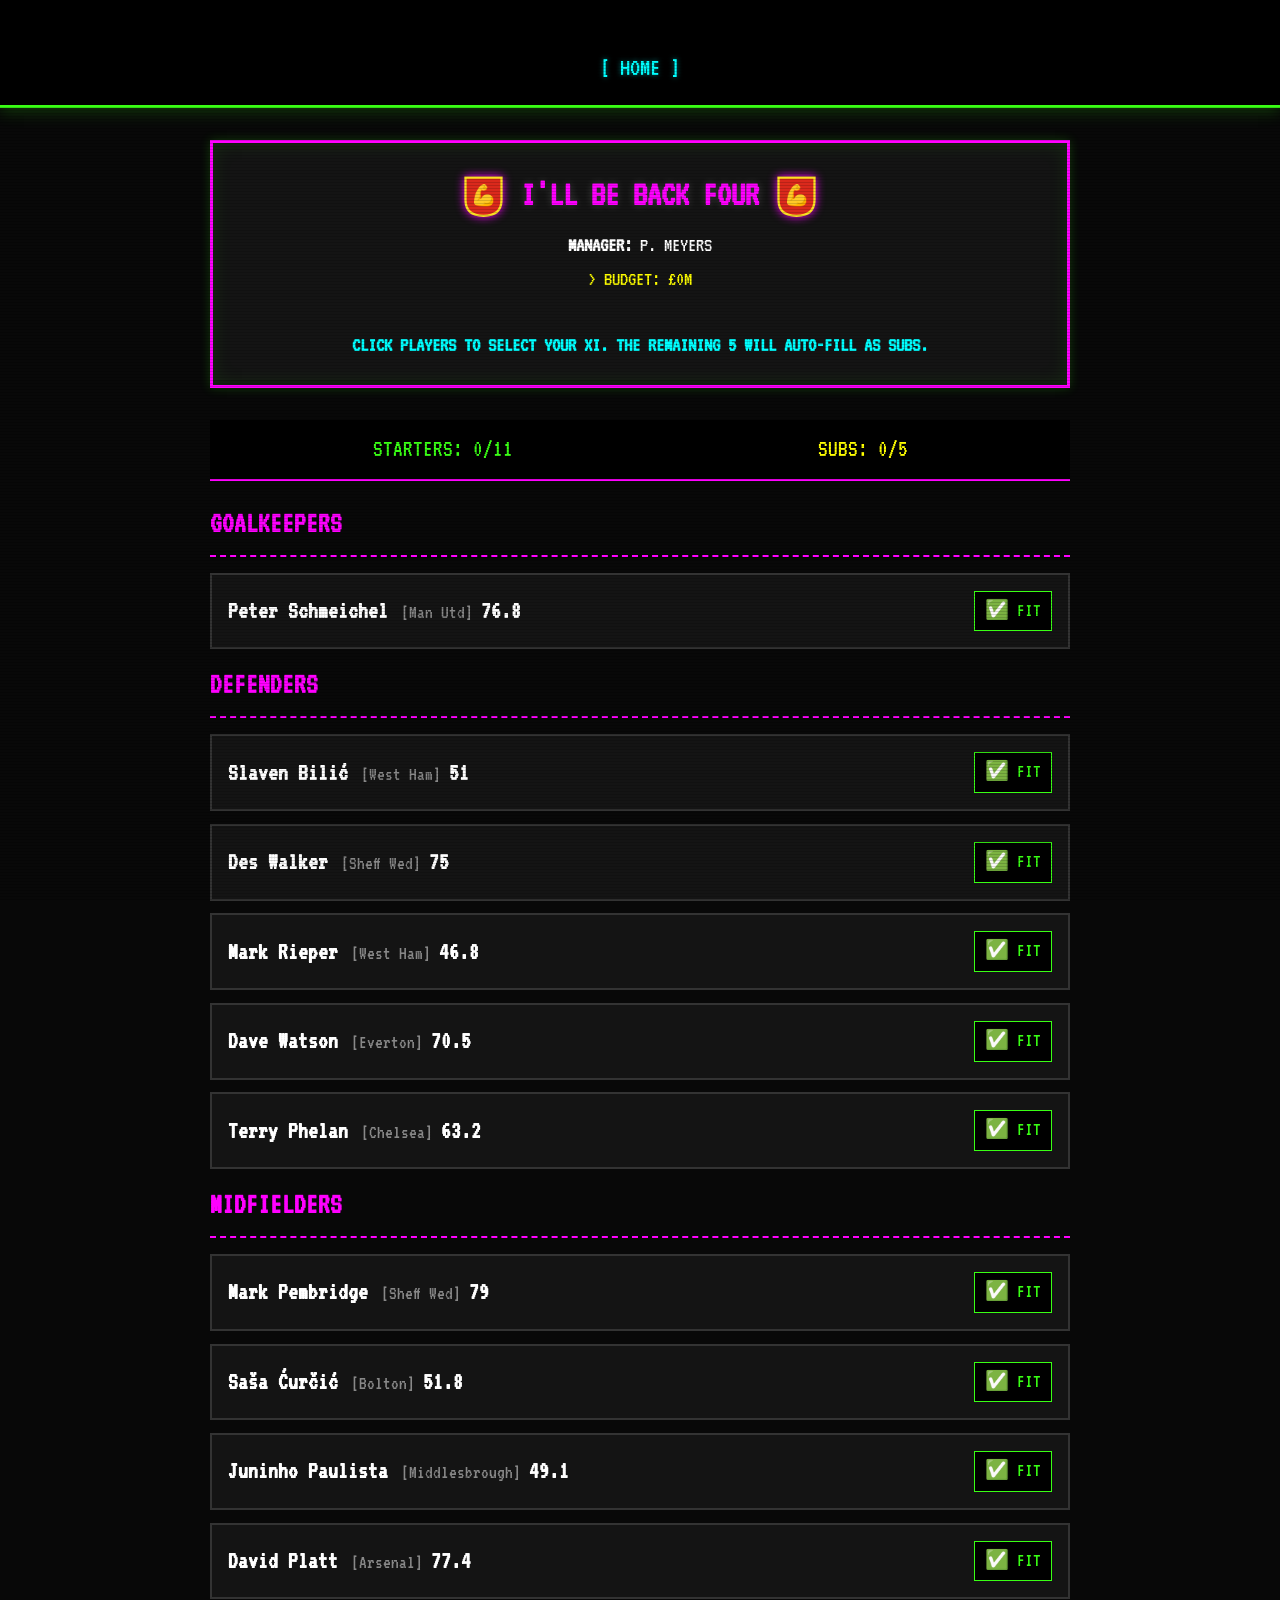
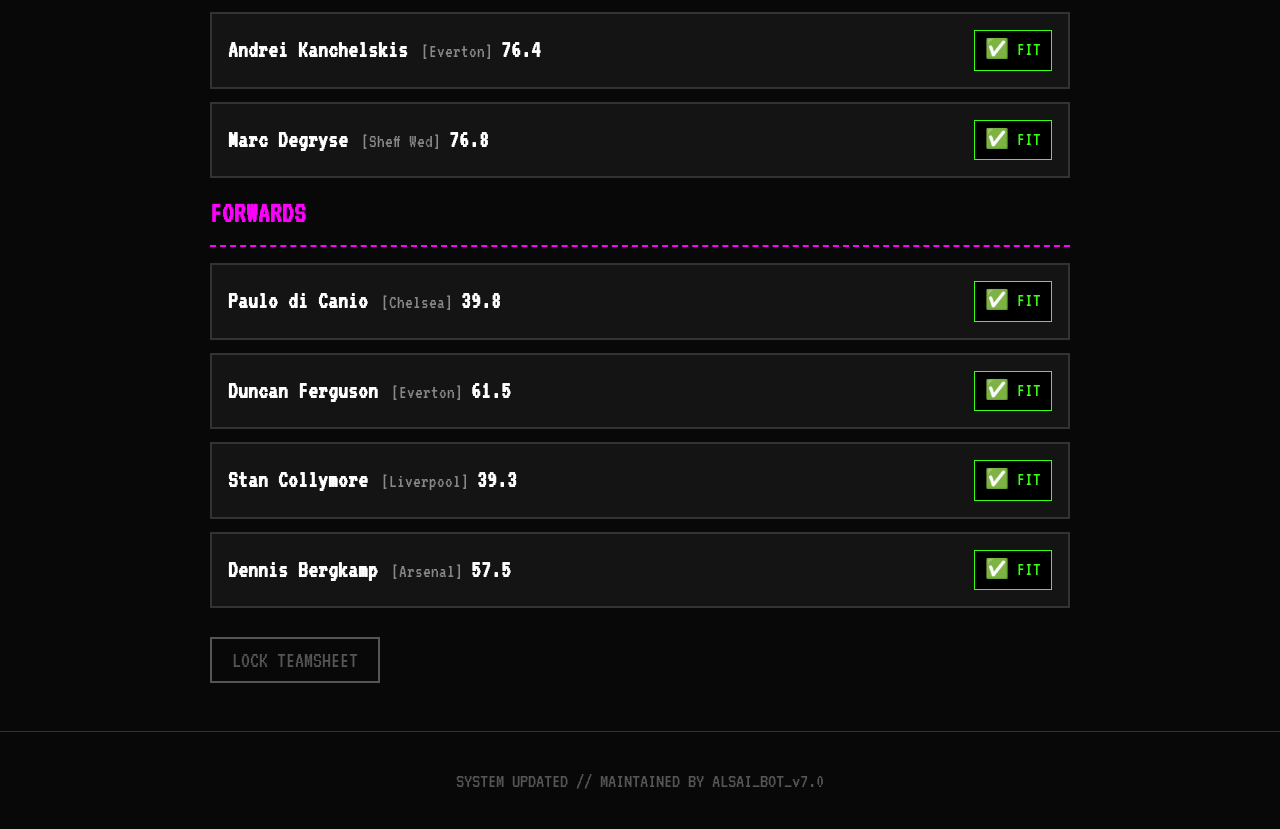
<file: team-paul.html>
<!DOCTYPE html>
<html lang="en">
<head>
    <meta charset="UTF-8">
    <meta name="viewport" content="width=device-width, initial-scale=1.0">
    <title>Always Last Season - I'll be back four</title>
    <link rel="stylesheet" href="style.css">
</head>
<body>

    <svg width="0" height="0" style="position:absolute; width:0; height:0;">
        <defs>
            <linearGradient id="grad-bw-stripes" x1="0%" y1="0%" x2="100%" y2="0%">
                <stop offset="20%" stop-color="#000"/><stop offset="20%" stop-color="#fff"/>
                <stop offset="40%" stop-color="#fff"/><stop offset="40%" stop-color="#000"/>
                <stop offset="60%" stop-color="#000"/><stop offset="60%" stop-color="#fff"/>
                <stop offset="80%" stop-color="#fff"/><stop offset="80%" stop-color="#000"/>
            </linearGradient>
            <linearGradient id="grad-newcastle" x1="0%" y1="0%" x2="100%" y2="0%">
                <stop offset="25%" stop-color="#000"/><stop offset="25%" stop-color="#fff"/>
                <stop offset="50%" stop-color="#fff"/><stop offset="50%" stop-color="#000"/>
                <stop offset="75%" stop-color="#000"/><stop offset="75%" stop-color="#fff"/>
            </linearGradient>
            <linearGradient id="grad-gill" x1="0%" y1="0%" x2="100%" y2="0%">
                <stop offset="50%" stop-color="#00529b"/><stop offset="50%" stop-color="#fff"/>
            </linearGradient>
            <linearGradient id="grad-villa" x1="0%" y1="0%" x2="100%" y2="0%">
                <stop offset="50%" stop-color="#670E36"/><stop offset="50%" stop-color="#95BFE5"/>
            </linearGradient>
            <linearGradient id="grad-palace" x1="0%" y1="0%" x2="100%" y2="0%">
                <stop offset="50%" stop-color="#C8102E"/><stop offset="50%" stop-color="#1B458F"/>
            </linearGradient>
            <linearGradient id="grad-rochdale" x1="0%" y1="0%" x2="100%" y2="0%">
                <stop offset="50%" stop-color="#004b87"/><stop offset="50%" stop-color="#fff"/>
            </linearGradient>
            <linearGradient id="grad-stoke" x1="0%" y1="0%" x2="100%" y2="0%">
                <stop offset="20%" stop-color="#e03a3e"/><stop offset="20%" stop-color="#fff"/>
                <stop offset="40%" stop-color="#fff"/><stop offset="40%" stop-color="#e03a3e"/>
                <stop offset="60%" stop-color="#e03a3e"/><stop offset="60%" stop-color="#fff"/>
                <stop offset="80%" stop-color="#fff"/><stop offset="80%" stop-color="#e03a3e"/>
            </linearGradient>
        </defs>
    </svg>

    <header>
        <nav>
            <a href="index.html">[ HOME ]</a>
        </nav>
    </header>

    <div id="team-paul" class="page-view">
        <section class="hero">
            <div class="hero-title-container">
                <svg class="team-logo-small" viewBox="0 0 100 100">
                    <path d="M10,10 L90,10 L90,60 Q90,95 50,95 Q10,95 10,60 Z" fill="#DA291C" stroke="#FBE122" stroke-width="5"/>
                    <text x="50" y="55" font-size="45" text-anchor="middle" dominant-baseline="middle">💪</text>
                </svg>
                <h2>I'll be back four</h2>
                <svg class="team-logo-small" viewBox="0 0 100 100">
                    <path d="M10,10 L90,10 L90,60 Q90,95 50,95 Q10,95 10,60 Z" fill="#DA291C" stroke="#FBE122" stroke-width="5"/>
                    <text x="50" y="55" font-size="45" text-anchor="middle" dominant-baseline="middle">💪</text>
                </svg>
            </div>
            <p><strong>MANAGER:</strong> P. MEYERS</p>
            <p style="color: var(--accent-yellow);">> BUDGET: £0M</p>
            <br>
            <p style="color: var(--accent-blue); font-weight: bold;">CLICK PLAYERS TO SELECT YOUR XI. THE REMAINING 5 WILL AUTO-FILL AS SUBS.</p>
        </section>

        <div class="selection-tracker">
            <span class="starters-count" style="color: var(--accent-green);">STARTERS: 0/11</span>
            <span class="subs-count" style="color: var(--accent-yellow);">SUBS: 0/5</span>
        </div>

        <div class="squad-section squad-list">
            <h3>GOALKEEPERS</h3>
            <div class="player-row" data-pos="1-GK" data-name="Peter Schmeichel" onclick="togglePlayer(this)"><div class="player-info"><strong>Peter Schmeichel</strong> <span class="player-club">[Man Utd]</span><span class="player-score" style="font-size: 1.15em; font-weight: bold; margin-left: 8px; color: #fff;">76.8</span></div><div class="player-status status-fit">✅ FIT</div></div>

            <h3>DEFENDERS</h3>
            <div class="player-row" data-pos="2-DEF" data-name="Slaven Bilić" onclick="togglePlayer(this)"><div class="player-info"><strong>Slaven Bilić</strong> <span class="player-club">[West Ham]</span><span class="player-score" style="font-size: 1.15em; font-weight: bold; margin-left: 8px; color: #fff;">51</span></div><div class="player-status status-fit">✅ FIT</div></div>
            <div class="player-row" data-pos="2-DEF" data-name="Des Walker" onclick="togglePlayer(this)"><div class="player-info"><strong>Des Walker</strong> <span class="player-club">[Sheff Wed]</span><span class="player-score" style="font-size: 1.15em; font-weight: bold; margin-left: 8px; color: #fff;">75</span></div><div class="player-status status-fit">✅ FIT</div></div>
            <div class="player-row" data-pos="2-DEF" data-name="Mark Rieper" onclick="togglePlayer(this)"><div class="player-info"><strong>Mark Rieper</strong> <span class="player-club">[West Ham]</span><span class="player-score" style="font-size: 1.15em; font-weight: bold; margin-left: 8px; color: #fff;">46.8</span></div><div class="player-status status-fit">✅ FIT</div></div>
            <div class="player-row" data-pos="2-DEF" data-name="Dave Watson" onclick="togglePlayer(this)"><div class="player-info"><strong>Dave Watson</strong> <span class="player-club">[Everton]</span><span class="player-score" style="font-size: 1.15em; font-weight: bold; margin-left: 8px; color: #fff;">70.5</span></div><div class="player-status status-fit">✅ FIT</div></div>
            <div class="player-row" data-pos="2-DEF" data-name="Terry Phelan" onclick="togglePlayer(this)"><div class="player-info"><strong>Terry Phelan</strong> <span class="player-club">[Chelsea]</span><span class="player-score" style="font-size: 1.15em; font-weight: bold; margin-left: 8px; color: #fff;">63.2</span></div><div class="player-status status-fit">✅ FIT</div></div>

            <h3>MIDFIELDERS</h3>
            <div class="player-row" data-pos="3-MID" data-name="Mark Pembridge" onclick="togglePlayer(this)"><div class="player-info"><strong>Mark Pembridge</strong> <span class="player-club">[Sheff Wed]</span><span class="player-score" style="font-size: 1.15em; font-weight: bold; margin-left: 8px; color: #fff;">79</span></div><div class="player-status status-fit">✅ FIT</div></div>
            <div class="player-row" data-pos="3-MID" data-name="Saša Ćurčić" onclick="togglePlayer(this)"><div class="player-info"><strong>Saša Ćurčić</strong> <span class="player-club">[Bolton]</span><span class="player-score" style="font-size: 1.15em; font-weight: bold; margin-left: 8px; color: #fff;">51.8</span></div><div class="player-status status-fit">✅ FIT</div></div>
            <div class="player-row" data-pos="3-MID" data-name="Juninho Paulista" onclick="togglePlayer(this)"><div class="player-info"><strong>Juninho Paulista</strong> <span class="player-club">[Middlesbrough]</span><span class="player-score" style="font-size: 1.15em; font-weight: bold; margin-left: 8px; color: #fff;">49.1</span></div><div class="player-status status-fit">✅ FIT</div></div>
            <div class="player-row" data-pos="3-MID" data-name="David Platt" onclick="togglePlayer(this)"><div class="player-info"><strong>David Platt</strong> <span class="player-club">[Arsenal]</span><span class="player-score" style="font-size: 1.15em; font-weight: bold; margin-left: 8px; color: #fff;">77.4</span></div><div class="player-status status-fit">✅ FIT</div></div>
            <div class="player-row" data-pos="3-MID" data-name="Andrei Kanchelskis" onclick="togglePlayer(this)"><div class="player-info"><strong>Andrei Kanchelskis</strong> <span class="player-club">[Everton]</span><span class="player-score" style="font-size: 1.15em; font-weight: bold; margin-left: 8px; color: #fff;">76.4</span></div><div class="player-status status-fit">✅ FIT</div></div>
            <div class="player-row" data-pos="3-MID" data-name="Marc Degryse" onclick="togglePlayer(this)"><div class="player-info"><strong>Marc Degryse</strong> <span class="player-club">[Sheff Wed]</span><span class="player-score" style="font-size: 1.15em; font-weight: bold; margin-left: 8px; color: #fff;">76.8</span></div><div class="player-status status-fit">✅ FIT</div></div>

            <h3>FORWARDS</h3>
            <div class="player-row" data-pos="4-FWD" data-name="Paulo di Canio" onclick="togglePlayer(this)"><div class="player-info"><strong>Paulo di Canio</strong> <span class="player-club">[Chelsea]</span><span class="player-score" style="font-size: 1.15em; font-weight: bold; margin-left: 8px; color: #fff;">39.8</span></div><div class="player-status status-fit">✅ FIT</div></div>
            <div class="player-row" data-pos="4-FWD" data-name="Duncan Ferguson" onclick="togglePlayer(this)"><div class="player-info"><strong>Duncan Ferguson</strong> <span class="player-club">[Everton]</span><span class="player-score" style="font-size: 1.15em; font-weight: bold; margin-left: 8px; color: #fff;">61.5</span></div><div class="player-status status-fit">✅ FIT</div></div>
            <div class="player-row" data-pos="4-FWD" data-name="Stan Collymore" onclick="togglePlayer(this)"><div class="player-info"><strong>Stan Collymore</strong> <span class="player-club">[Liverpool]</span><span class="player-score" style="font-size: 1.15em; font-weight: bold; margin-left: 8px; color: #fff;">39.3</span></div><div class="player-status status-fit">✅ FIT</div></div>
            <div class="player-row" data-pos="4-FWD" data-name="Dennis Bergkamp" onclick="togglePlayer(this)"><div class="player-info"><strong>Dennis Bergkamp</strong> <span class="player-club">[Arsenal]</span><span class="player-score" style="font-size: 1.15em; font-weight: bold; margin-left: 8px; color: #fff;">57.5</span></div><div class="player-status status-fit">✅ FIT</div></div>
        </div>
        <button class="lock-btn btn" onclick="generateTeamsheet(this)" disabled>LOCK TEAMSHEET</button>
        <div class="teamsheet-output-container">
            <div class="terminal-header">
                <h3>> TEAMSHEET GENERATED</h3>
                <button class="btn btn-copy" onclick="submitToHQ(this)">SUBMIT TO HQ</button>
            </div>
            <textarea class="teamsheet-text" readonly></textarea>
        </div>
    </div>

    <footer><p>SYSTEM UPDATED // MAINTAINED BY ALSAI_BOT_v7.0</p></footer>

    <script src="script.js"></script>
</body>
</html>
</file>
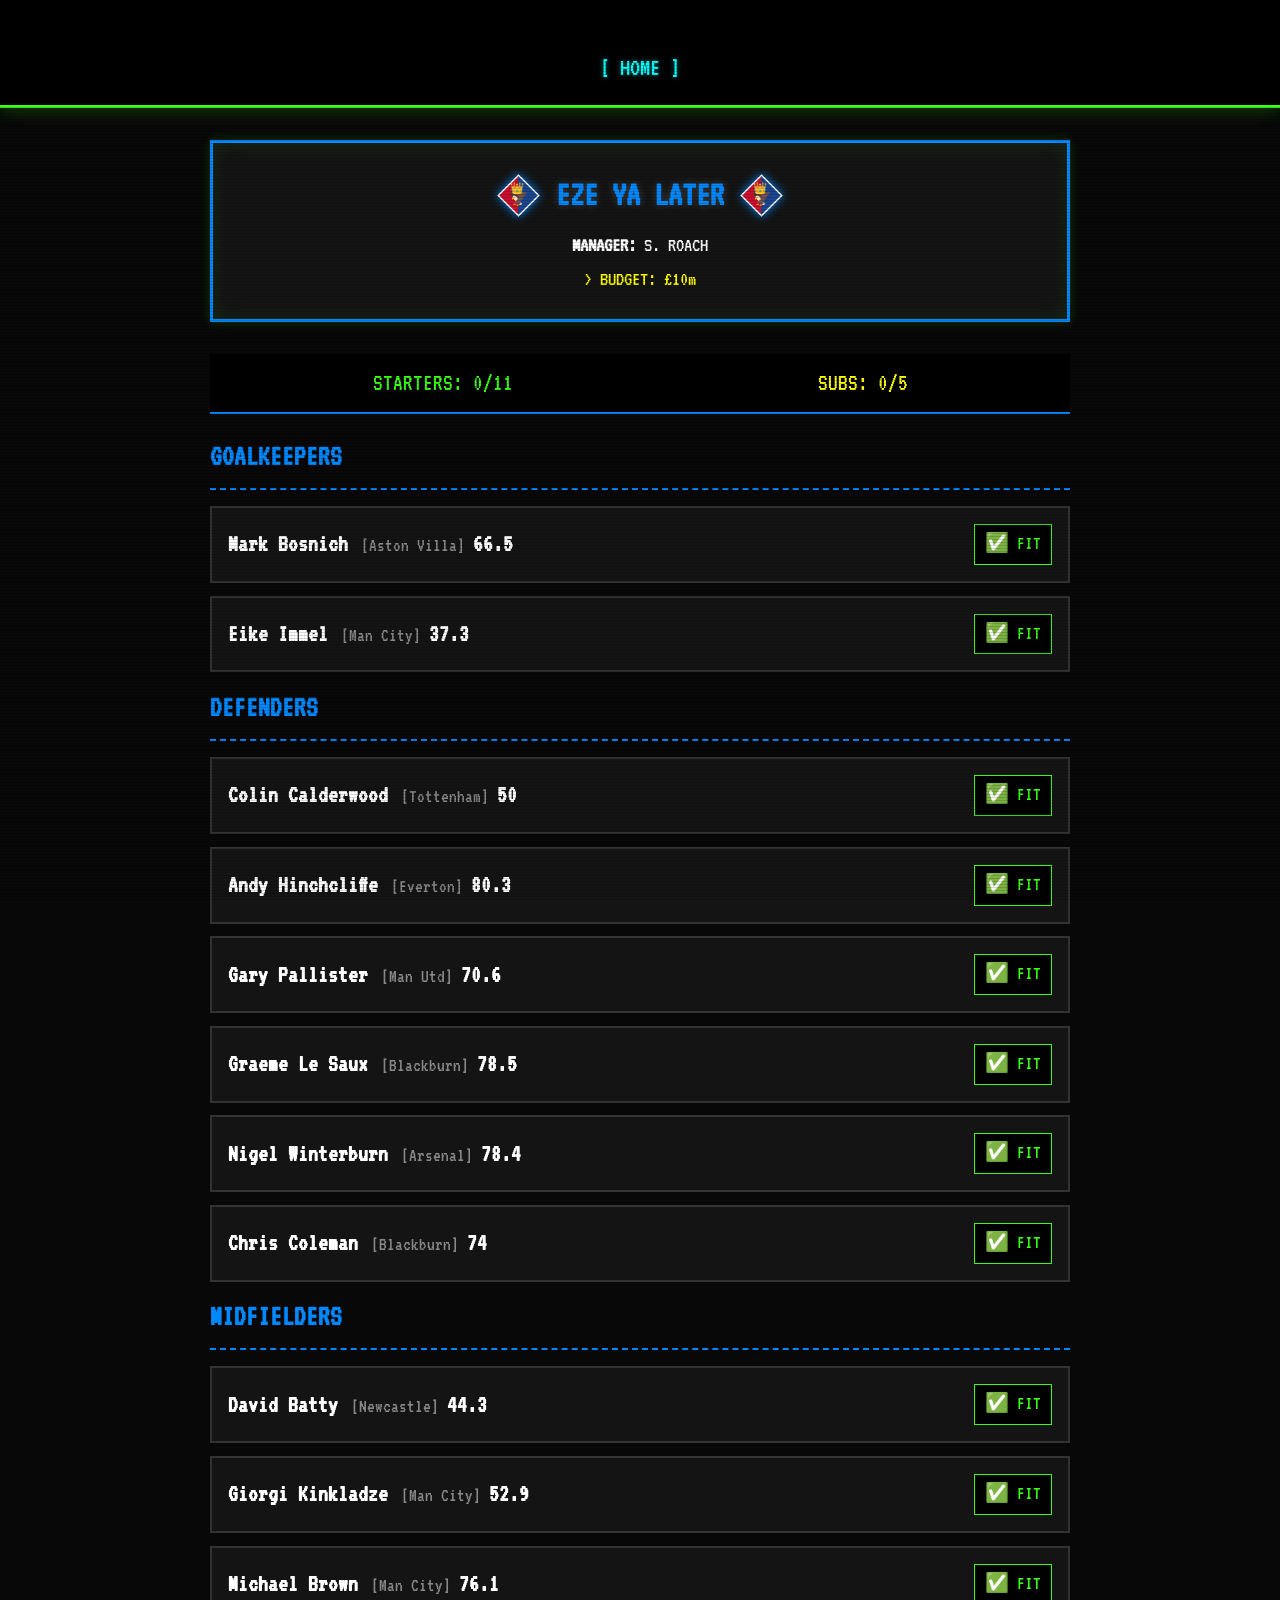
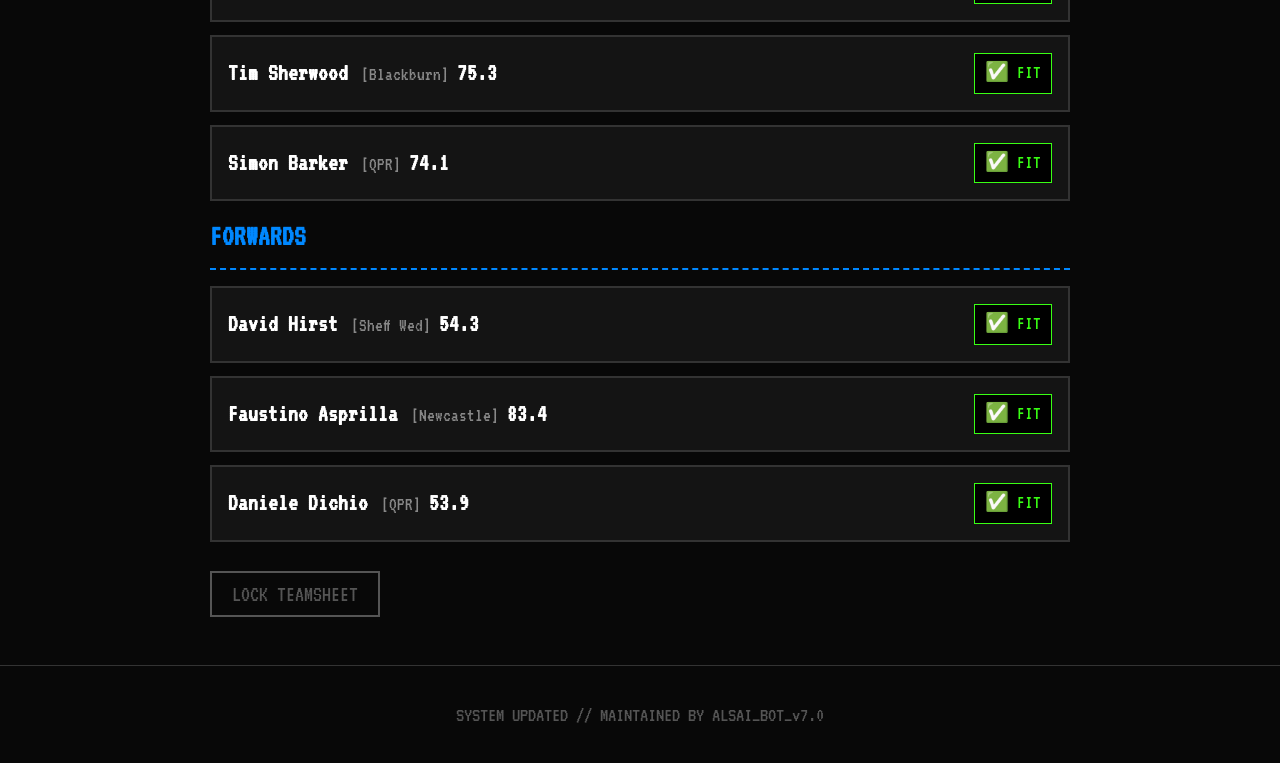
<file: team-roach.html>
<!DOCTYPE html>
<html lang="en">
<head>
    <meta charset="UTF-8">
    <meta name="viewport" content="width=device-width, initial-scale=1.0">
    <title>Always Last Season - Eze ya later</title>
    <link rel="stylesheet" href="style.css">
</head>
<body>

    <svg width="0" height="0" style="position:absolute; width:0; height:0;">
        <defs>
            <linearGradient id="grad-bw-stripes" x1="0%" y1="0%" x2="100%" y2="0%">
                <stop offset="20%" stop-color="#000"/><stop offset="20%" stop-color="#fff"/>
                <stop offset="40%" stop-color="#fff"/><stop offset="40%" stop-color="#000"/>
                <stop offset="60%" stop-color="#000"/><stop offset="60%" stop-color="#fff"/>
                <stop offset="80%" stop-color="#fff"/><stop offset="80%" stop-color="#000"/>
            </linearGradient>
            <linearGradient id="grad-newcastle" x1="0%" y1="0%" x2="100%" y2="0%">
                <stop offset="25%" stop-color="#000"/><stop offset="25%" stop-color="#fff"/>
                <stop offset="50%" stop-color="#fff"/><stop offset="50%" stop-color="#000"/>
                <stop offset="75%" stop-color="#000"/><stop offset="75%" stop-color="#fff"/>
            </linearGradient>
            <linearGradient id="grad-gill" x1="0%" y1="0%" x2="100%" y2="0%">
                <stop offset="50%" stop-color="#00529b"/><stop offset="50%" stop-color="#fff"/>
            </linearGradient>
            <linearGradient id="grad-villa" x1="0%" y1="0%" x2="100%" y2="0%">
                <stop offset="50%" stop-color="#670E36"/><stop offset="50%" stop-color="#95BFE5"/>
            </linearGradient>
            <linearGradient id="grad-palace" x1="0%" y1="0%" x2="100%" y2="0%">
                <stop offset="50%" stop-color="#C8102E"/><stop offset="50%" stop-color="#1B458F"/>
            </linearGradient>
            <linearGradient id="grad-rochdale" x1="0%" y1="0%" x2="100%" y2="0%">
                <stop offset="50%" stop-color="#004b87"/><stop offset="50%" stop-color="#fff"/>
            </linearGradient>
            <linearGradient id="grad-stoke" x1="0%" y1="0%" x2="100%" y2="0%">
                <stop offset="20%" stop-color="#e03a3e"/><stop offset="20%" stop-color="#fff"/>
                <stop offset="40%" stop-color="#fff"/><stop offset="40%" stop-color="#e03a3e"/>
                <stop offset="60%" stop-color="#e03a3e"/><stop offset="60%" stop-color="#fff"/>
                <stop offset="80%" stop-color="#fff"/><stop offset="80%" stop-color="#e03a3e"/>
            </linearGradient>
        </defs>
    </svg>

    <header>
        <nav>
            <a href="index.html">[ HOME ]</a>
        </nav>
    </header>

    <div id="team-roach" class="page-view">
        <section class="hero">
            <div class="hero-title-container">
                <svg class="team-logo-small" viewBox="0 0 100 100">
                    <polygon points="50,5 95,50 50,95 5,50" fill="url(#grad-palace)" stroke="#fff" stroke-width="3"/>
                    <text x="50" y="60" font-size="35" text-anchor="middle" dominant-baseline="middle">🦅</text>
                    <text x="47" y="38" font-size="25" text-anchor="middle" dominant-baseline="middle">👑</text>
                </svg>
                <h2>Eze ya later</h2>
                <svg class="team-logo-small" viewBox="0 0 100 100">
                    <polygon points="50,5 95,50 50,95 5,50" fill="url(#grad-palace)" stroke="#fff" stroke-width="3"/>
                    <text x="50" y="60" font-size="35" text-anchor="middle" dominant-baseline="middle">🦅</text>
                    <text x="47" y="38" font-size="25" text-anchor="middle" dominant-baseline="middle">👑</text>
                </svg>
            </div>
            <p><strong>MANAGER:</strong> S. ROACH</p>
            <p style="color: var(--accent-yellow);">> BUDGET: £10m</p>
        </section>
        <div class="selection-tracker">
            <span class="starters-count" style="color: var(--accent-green);">STARTERS: 0/11</span>
            <span class="subs-count" style="color: var(--accent-yellow);">SUBS: 0/5</span>
        </div>
        <div class="squad-section squad-list">
            <h3>GOALKEEPERS</h3>
            <div class="player-row" data-pos="1-GK" data-name="Mark Bosnich" onclick="togglePlayer(this)"><div class="player-info"><strong>Mark Bosnich</strong> <span class="player-club">[Aston Villa]</span><span class="player-score" style="font-size: 1.15em; font-weight: bold; margin-left: 8px; color: #fff;">66.5</span></div><div class="player-status status-fit">✅ FIT</div></div>
            <div class="player-row" data-pos="1-GK" data-name="Eike Immel" onclick="togglePlayer(this)"><div class="player-info"><strong>Eike Immel</strong> <span class="player-club">[Man City]</span><span class="player-score" style="font-size: 1.15em; font-weight: bold; margin-left: 8px; color: #fff;">37.3</span></div><div class="player-status status-fit">✅ FIT</div></div>
            <h3>DEFENDERS</h3>
            <div class="player-row" data-pos="2-DEF" data-name="Colin Calderwood" onclick="togglePlayer(this)"><div class="player-info"><strong>Colin Calderwood</strong> <span class="player-club">[Tottenham]</span><span class="player-score" style="font-size: 1.15em; font-weight: bold; margin-left: 8px; color: #fff;">50</span></div><div class="player-status status-fit">✅ FIT</div></div>
            <div class="player-row" data-pos="2-DEF" data-name="Andy Hinchcliffe" onclick="togglePlayer(this)"><div class="player-info"><strong>Andy Hinchcliffe</strong> <span class="player-club">[Everton]</span><span class="player-score" style="font-size: 1.15em; font-weight: bold; margin-left: 8px; color: #fff;">80.3</span></div><div class="player-status status-fit">✅ FIT</div></div>
            <div class="player-row" data-pos="2-DEF" data-name="Gary Pallister" onclick="togglePlayer(this)"><div class="player-info"><strong>Gary Pallister</strong> <span class="player-club">[Man Utd]</span><span class="player-score" style="font-size: 1.15em; font-weight: bold; margin-left: 8px; color: #fff;">70.6</span></div><div class="player-status status-fit">✅ FIT</div></div>
            <div class="player-row" data-pos="2-DEF" data-name="Graeme Le Saux" onclick="togglePlayer(this)"><div class="player-info"><strong>Graeme Le Saux</strong> <span class="player-club">[Blackburn]</span><span class="player-score" style="font-size: 1.15em; font-weight: bold; margin-left: 8px; color: #fff;">78.5</span></div><div class="player-status status-fit">✅ FIT</div></div>
            <div class="player-row" data-pos="2-DEF" data-name="Nigel Winterburn" onclick="togglePlayer(this)"><div class="player-info"><strong>Nigel Winterburn</strong> <span class="player-club">[Arsenal]</span><span class="player-score" style="font-size: 1.15em; font-weight: bold; margin-left: 8px; color: #fff;">78.4</span></div><div class="player-status status-fit">✅ FIT</div></div>
            <div class="player-row" data-pos="2-DEF" data-name="Chris Coleman" onclick="togglePlayer(this)"><div class="player-info"><strong>Chris Coleman</strong> <span class="player-club">[Blackburn]</span><span class="player-score" style="font-size: 1.15em; font-weight: bold; margin-left: 8px; color: #fff;">74</span></div><div class="player-status status-fit">✅ FIT</div></div>
            <h3>MIDFIELDERS</h3>
            <div class="player-row" data-pos="3-MID" data-name="David Batty" onclick="togglePlayer(this)"><div class="player-info"><strong>David Batty</strong> <span class="player-club">[Newcastle]</span><span class="player-score" style="font-size: 1.15em; font-weight: bold; margin-left: 8px; color: #fff;">44.3</span></div><div class="player-status status-fit">✅ FIT</div></div>
            <div class="player-row" data-pos="3-MID" data-name="Giorgi Kinkladze" onclick="togglePlayer(this)"><div class="player-info"><strong>Giorgi Kinkladze</strong> <span class="player-club">[Man City]</span><span class="player-score" style="font-size: 1.15em; font-weight: bold; margin-left: 8px; color: #fff;">52.9</span></div><div class="player-status status-fit">✅ FIT</div></div>
            <div class="player-row" data-pos="3-MID" data-name="Michael Brown" onclick="togglePlayer(this)"><div class="player-info"><strong>Michael Brown</strong> <span class="player-club">[Man City]</span><span class="player-score" style="font-size: 1.15em; font-weight: bold; margin-left: 8px; color: #fff;">76.1</span></div><div class="player-status status-fit">✅ FIT</div></div>
            <div class="player-row" data-pos="3-MID" data-name="Tim Sherwood" onclick="togglePlayer(this)"><div class="player-info"><strong>Tim Sherwood</strong> <span class="player-club">[Blackburn]</span><span class="player-score" style="font-size: 1.15em; font-weight: bold; margin-left: 8px; color: #fff;">75.3</span></div><div class="player-status status-fit">✅ FIT</div></div>
            <div class="player-row" data-pos="3-MID" data-name="Simon Barker" onclick="togglePlayer(this)"><div class="player-info"><strong>Simon Barker</strong> <span class="player-club">[QPR]</span><span class="player-score" style="font-size: 1.15em; font-weight: bold; margin-left: 8px; color: #fff;">74.1</span></div><div class="player-status status-fit">✅ FIT</div></div>
            <h3>FORWARDS</h3>
            <div class="player-row" data-pos="4-FWD" data-name="David Hirst" onclick="togglePlayer(this)"><div class="player-info"><strong>David Hirst</strong> <span class="player-club">[Sheff Wed]</span><span class="player-score" style="font-size: 1.15em; font-weight: bold; margin-left: 8px; color: #fff;">54.3</span></div><div class="player-status status-fit">✅ FIT</div></div>
            <div class="player-row" data-pos="4-FWD" data-name="Faustino Asprilla" onclick="togglePlayer(this)"><div class="player-info"><strong>Faustino Asprilla</strong> <span class="player-club">[Newcastle]</span><span class="player-score" style="font-size: 1.15em; font-weight: bold; margin-left: 8px; color: #fff;">83.4</span></div><div class="player-status status-fit">✅ FIT</div></div>
            <div class="player-row" data-pos="4-FWD" data-name="Daniele Dichio" onclick="togglePlayer(this)"><div class="player-info"><strong>Daniele Dichio</strong> <span class="player-club">[QPR]</span><span class="player-score" style="font-size: 1.15em; font-weight: bold; margin-left: 8px; color: #fff;">53.9</span></div><div class="player-status status-fit">✅ FIT</div></div>
        </div>
        <button class="lock-btn btn" onclick="generateTeamsheet(this)" disabled>LOCK TEAMSHEET</button>
        <div class="teamsheet-output-container">
            <div class="terminal-header"><h3>> TEAMSHEET GENERATED</h3><button class="btn btn-copy" onclick="submitToHQ(this)">SUBMIT TO HQ</button></div>
            <textarea class="teamsheet-text" readonly></textarea>
        </div>
    </div>

    <footer><p>SYSTEM UPDATED // MAINTAINED BY ALSAI_BOT_v7.0</p></footer>

    <script src="script.js"></script>
</body>
</html>
</file>
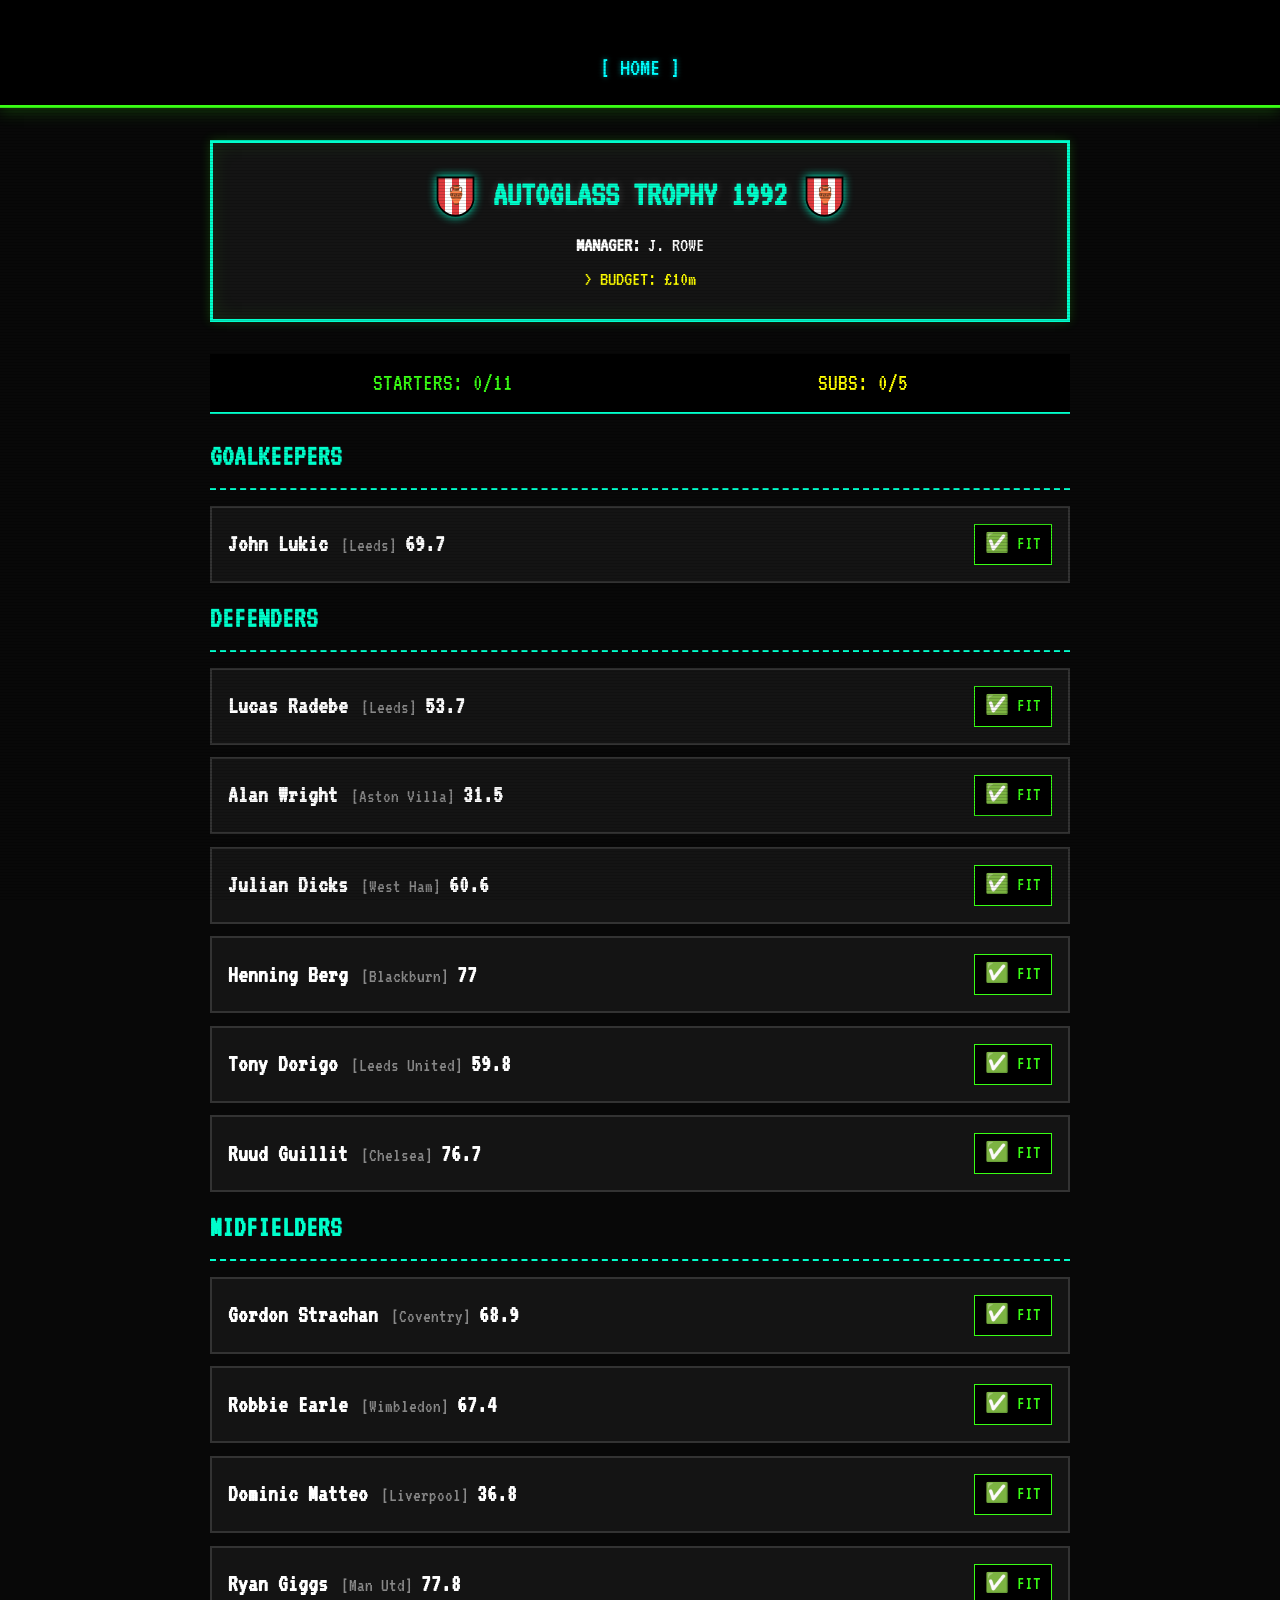
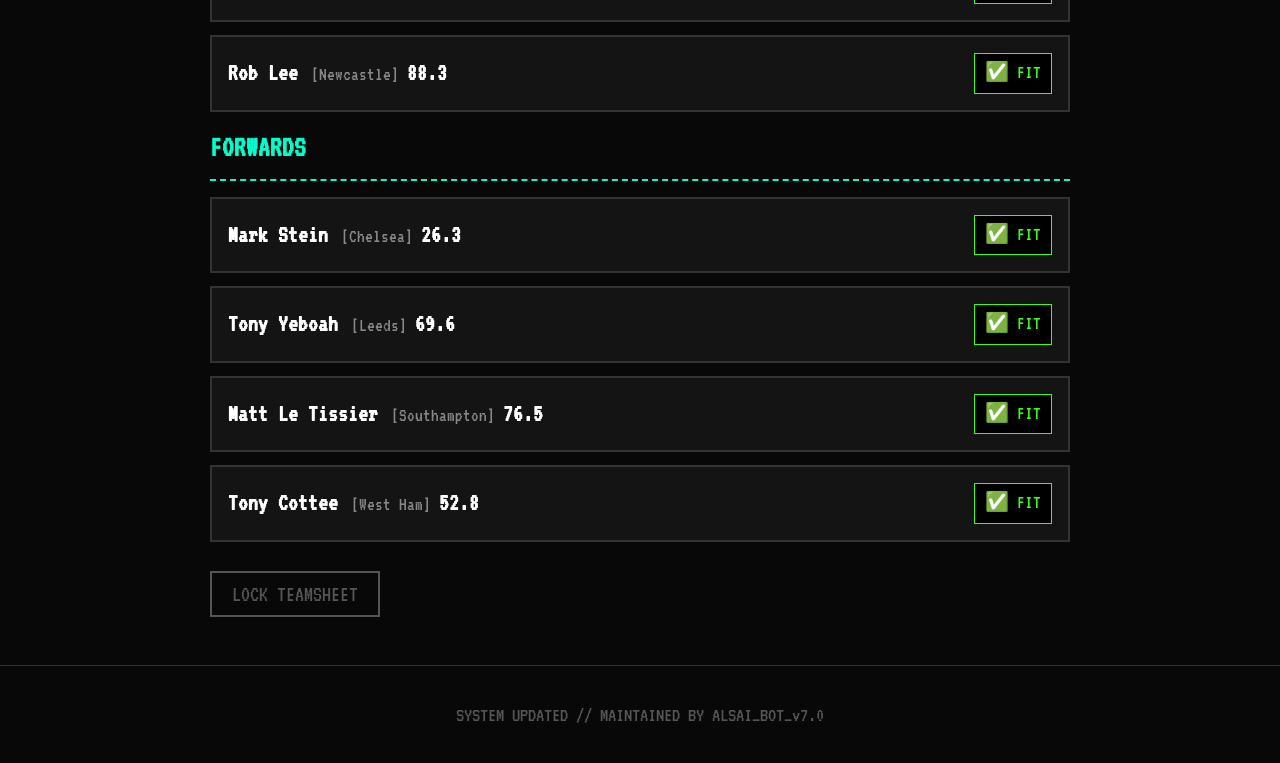
<file: team-rowe.html>
<!DOCTYPE html>
<html lang="en">
<head>
    <meta charset="UTF-8">
    <meta name="viewport" content="width=device-width, initial-scale=1.0">
    <title>Always Last Season - Autoglass Trophy 1992</title>
    <link rel="stylesheet" href="style.css">
</head>
<body>

    <svg width="0" height="0" style="position:absolute; width:0; height:0;">
        <defs>
            <linearGradient id="grad-bw-stripes" x1="0%" y1="0%" x2="100%" y2="0%">
                <stop offset="20%" stop-color="#000"/><stop offset="20%" stop-color="#fff"/>
                <stop offset="40%" stop-color="#fff"/><stop offset="40%" stop-color="#000"/>
                <stop offset="60%" stop-color="#000"/><stop offset="60%" stop-color="#fff"/>
                <stop offset="80%" stop-color="#fff"/><stop offset="80%" stop-color="#000"/>
            </linearGradient>
            <linearGradient id="grad-newcastle" x1="0%" y1="0%" x2="100%" y2="0%">
                <stop offset="25%" stop-color="#000"/><stop offset="25%" stop-color="#fff"/>
                <stop offset="50%" stop-color="#fff"/><stop offset="50%" stop-color="#000"/>
                <stop offset="75%" stop-color="#000"/><stop offset="75%" stop-color="#fff"/>
            </linearGradient>
            <linearGradient id="grad-gill" x1="0%" y1="0%" x2="100%" y2="0%">
                <stop offset="50%" stop-color="#00529b"/><stop offset="50%" stop-color="#fff"/>
            </linearGradient>
            <linearGradient id="grad-villa" x1="0%" y1="0%" x2="100%" y2="0%">
                <stop offset="50%" stop-color="#670E36"/><stop offset="50%" stop-color="#95BFE5"/>
            </linearGradient>
            <linearGradient id="grad-palace" x1="0%" y1="0%" x2="100%" y2="0%">
                <stop offset="50%" stop-color="#C8102E"/><stop offset="50%" stop-color="#1B458F"/>
            </linearGradient>
            <linearGradient id="grad-rochdale" x1="0%" y1="0%" x2="100%" y2="0%">
                <stop offset="50%" stop-color="#004b87"/><stop offset="50%" stop-color="#fff"/>
            </linearGradient>
            <linearGradient id="grad-stoke" x1="0%" y1="0%" x2="100%" y2="0%">
                <stop offset="20%" stop-color="#e03a3e"/><stop offset="20%" stop-color="#fff"/>
                <stop offset="40%" stop-color="#fff"/><stop offset="40%" stop-color="#e03a3e"/>
                <stop offset="60%" stop-color="#e03a3e"/><stop offset="60%" stop-color="#fff"/>
                <stop offset="80%" stop-color="#fff"/><stop offset="80%" stop-color="#e03a3e"/>
            </linearGradient>
        </defs>
    </svg>

    <header>
        <nav>
            <a href="index.html">[ HOME ]</a>
        </nav>
    </header>

    <div id="team-rowe" class="page-view">
        <section class="hero">
            <div class="hero-title-container">
                <svg class="team-logo-small" viewBox="0 0 100 100">
                    <path d="M10,10 L90,10 L90,60 A40,40 0 0,1 50,95 A40,40 0 0,1 10,60 Z" fill="url(#grad-stoke)" stroke="#000" stroke-width="4"/>
                    <text x="50" y="55" font-size="40" text-anchor="middle" dominant-baseline="middle">🏺</text>
                </svg>
                <h2>Autoglass Trophy 1992</h2>
                <svg class="team-logo-small" viewBox="0 0 100 100">
                    <path d="M10,10 L90,10 L90,60 A40,40 0 0,1 50,95 A40,40 0 0,1 10,60 Z" fill="url(#grad-stoke)" stroke="#000" stroke-width="4"/>
                    <text x="50" y="55" font-size="40" text-anchor="middle" dominant-baseline="middle">🏺</text>
                </svg>
            </div>
            <p><strong>MANAGER:</strong> J. ROWE</p>
            <p style="color: var(--accent-yellow);">> BUDGET: £10m</p>
        </section>
        <div class="selection-tracker">
            <span class="starters-count" style="color: var(--accent-green);">STARTERS: 0/11</span>
            <span class="subs-count" style="color: var(--accent-yellow);">SUBS: 0/5</span>
        </div>
        <div class="squad-section squad-list">
            <h3>GOALKEEPERS</h3>
            <div class="player-row" data-pos="1-GK" data-name="John Lukic" onclick="togglePlayer(this)"><div class="player-info"><strong>John Lukic</strong> <span class="player-club">[Leeds]</span><span class="player-score" style="font-size: 1.15em; font-weight: bold; margin-left: 8px; color: #fff;">69.7</span></div><div class="player-status status-fit">✅ FIT</div></div>
            <h3>DEFENDERS</h3>
            <div class="player-row" data-pos="2-DEF" data-name="Lucas Radebe" onclick="togglePlayer(this)"><div class="player-info"><strong>Lucas Radebe</strong> <span class="player-club">[Leeds]</span><span class="player-score" style="font-size: 1.15em; font-weight: bold; margin-left: 8px; color: #fff;">53.7</span></div><div class="player-status status-fit">✅ FIT</div></div>
            <div class="player-row" data-pos="2-DEF" data-name="Alan Wright" onclick="togglePlayer(this)"><div class="player-info"><strong>Alan Wright</strong> <span class="player-club">[Aston Villa]</span><span class="player-score" style="font-size: 1.15em; font-weight: bold; margin-left: 8px; color: #fff;">31.5</span></div><div class="player-status status-fit">✅ FIT</div></div>
            <div class="player-row" data-pos="2-DEF" data-name="Julian Dicks" onclick="togglePlayer(this)"><div class="player-info"><strong>Julian Dicks</strong> <span class="player-club">[West Ham]</span><span class="player-score" style="font-size: 1.15em; font-weight: bold; margin-left: 8px; color: #fff;">60.6</span></div><div class="player-status status-fit">✅ FIT</div></div>
            <div class="player-row" data-pos="2-DEF" data-name="Henning Berg" onclick="togglePlayer(this)"><div class="player-info"><strong>Henning Berg</strong> <span class="player-club">[Blackburn]</span><span class="player-score" style="font-size: 1.15em; font-weight: bold; margin-left: 8px; color: #fff;">77</span></div><div class="player-status status-fit">✅ FIT</div></div>
            <div class="player-row" data-pos="2-DEF" data-name="Tony Dorigo" onclick="togglePlayer(this)"><div class="player-info"><strong>Tony Dorigo</strong> <span class="player-club">[Leeds United]</span><span class="player-score" style="font-size: 1.15em; font-weight: bold; margin-left: 8px; color: #fff;">59.8</span></div><div class="player-status status-fit">✅ FIT</div></div>
            <div class="player-row" data-pos="2-DEF" data-name="Ruud Guillit" onclick="togglePlayer(this)"><div class="player-info"><strong>Ruud Guillit</strong> <span class="player-club">[Chelsea]</span><span class="player-score" style="font-size: 1.15em; font-weight: bold; margin-left: 8px; color: #fff;">76.7</span></div><div class="player-status status-fit">✅ FIT</div></div>
            <h3>MIDFIELDERS</h3>
            <div class="player-row" data-pos="3-MID" data-name="Gordon Strachan" onclick="togglePlayer(this)"><div class="player-info"><strong>Gordon Strachan</strong> <span class="player-club">[Coventry]</span><span class="player-score" style="font-size: 1.15em; font-weight: bold; margin-left: 8px; color: #fff;">68.9</span></div><div class="player-status status-fit">✅ FIT</div></div>
            <div class="player-row" data-pos="3-MID" data-name="Robbie Earle" onclick="togglePlayer(this)"><div class="player-info"><strong>Robbie Earle</strong> <span class="player-club">[Wimbledon]</span><span class="player-score" style="font-size: 1.15em; font-weight: bold; margin-left: 8px; color: #fff;">67.4</span></div><div class="player-status status-fit">✅ FIT</div></div>
            <div class="player-row" data-pos="3-MID" data-name="Dominic Matteo" onclick="togglePlayer(this)"><div class="player-info"><strong>Dominic Matteo</strong> <span class="player-club">[Liverpool]</span><span class="player-score" style="font-size: 1.15em; font-weight: bold; margin-left: 8px; color: #fff;">36.8</span></div><div class="player-status status-fit">✅ FIT</div></div>
            <div class="player-row" data-pos="3-MID" data-name="Ryan Giggs" onclick="togglePlayer(this)"><div class="player-info"><strong>Ryan Giggs</strong> <span class="player-club">[Man Utd]</span><span class="player-score" style="font-size: 1.15em; font-weight: bold; margin-left: 8px; color: #fff;">77.8</span></div><div class="player-status status-fit">✅ FIT</div></div>
            <div class="player-row" data-pos="3-MID" data-name="Rob Lee" onclick="togglePlayer(this)"><div class="player-info"><strong>Rob Lee</strong> <span class="player-club">[Newcastle]</span><span class="player-score" style="font-size: 1.15em; font-weight: bold; margin-left: 8px; color: #fff;">88.3</span></div><div class="player-status status-fit">✅ FIT</div></div>
            <h3>FORWARDS</h3>
            <div class="player-row" data-pos="4-FWD" data-name="Mark Stein" onclick="togglePlayer(this)"><div class="player-info"><strong>Mark Stein</strong> <span class="player-club">[Chelsea]</span><span class="player-score" style="font-size: 1.15em; font-weight: bold; margin-left: 8px; color: #fff;">26.3</span></div><div class="player-status status-fit">✅ FIT</div></div>
            <div class="player-row" data-pos="4-FWD" data-name="Tony Yeboah" onclick="togglePlayer(this)"><div class="player-info"><strong>Tony Yeboah</strong> <span class="player-club">[Leeds]</span><span class="player-score" style="font-size: 1.15em; font-weight: bold; margin-left: 8px; color: #fff;">69.6</span></div><div class="player-status status-fit">✅ FIT</div></div>
            <div class="player-row" data-pos="4-FWD" data-name="Matt Le Tissier" onclick="togglePlayer(this)"><div class="player-info"><strong>Matt Le Tissier</strong> <span class="player-club">[Southampton]</span><span class="player-score" style="font-size: 1.15em; font-weight: bold; margin-left: 8px; color: #fff;">76.5</span></div><div class="player-status status-fit">✅ FIT</div></div>
            <div class="player-row" data-pos="4-FWD" data-name="Tony Cottee" onclick="togglePlayer(this)"><div class="player-info"><strong>Tony Cottee</strong> <span class="player-club">[West Ham]</span><span class="player-score" style="font-size: 1.15em; font-weight: bold; margin-left: 8px; color: #fff;">52.8</span></div><div class="player-status status-fit">✅ FIT</div></div>
        </div>
        <button class="lock-btn btn" onclick="generateTeamsheet(this)" disabled>LOCK TEAMSHEET</button>
        <div class="teamsheet-output-container">
            <div class="terminal-header"><h3>> TEAMSHEET GENERATED</h3><button class="btn btn-copy" onclick="submitToHQ(this)">SUBMIT TO HQ</button></div>
            <textarea class="teamsheet-text" readonly></textarea>
        </div>
    </div>

    <footer><p>SYSTEM UPDATED // MAINTAINED BY ALSAI_BOT_v7.0</p></footer>

    <script src="script.js"></script>
</body>
</html>
</file>
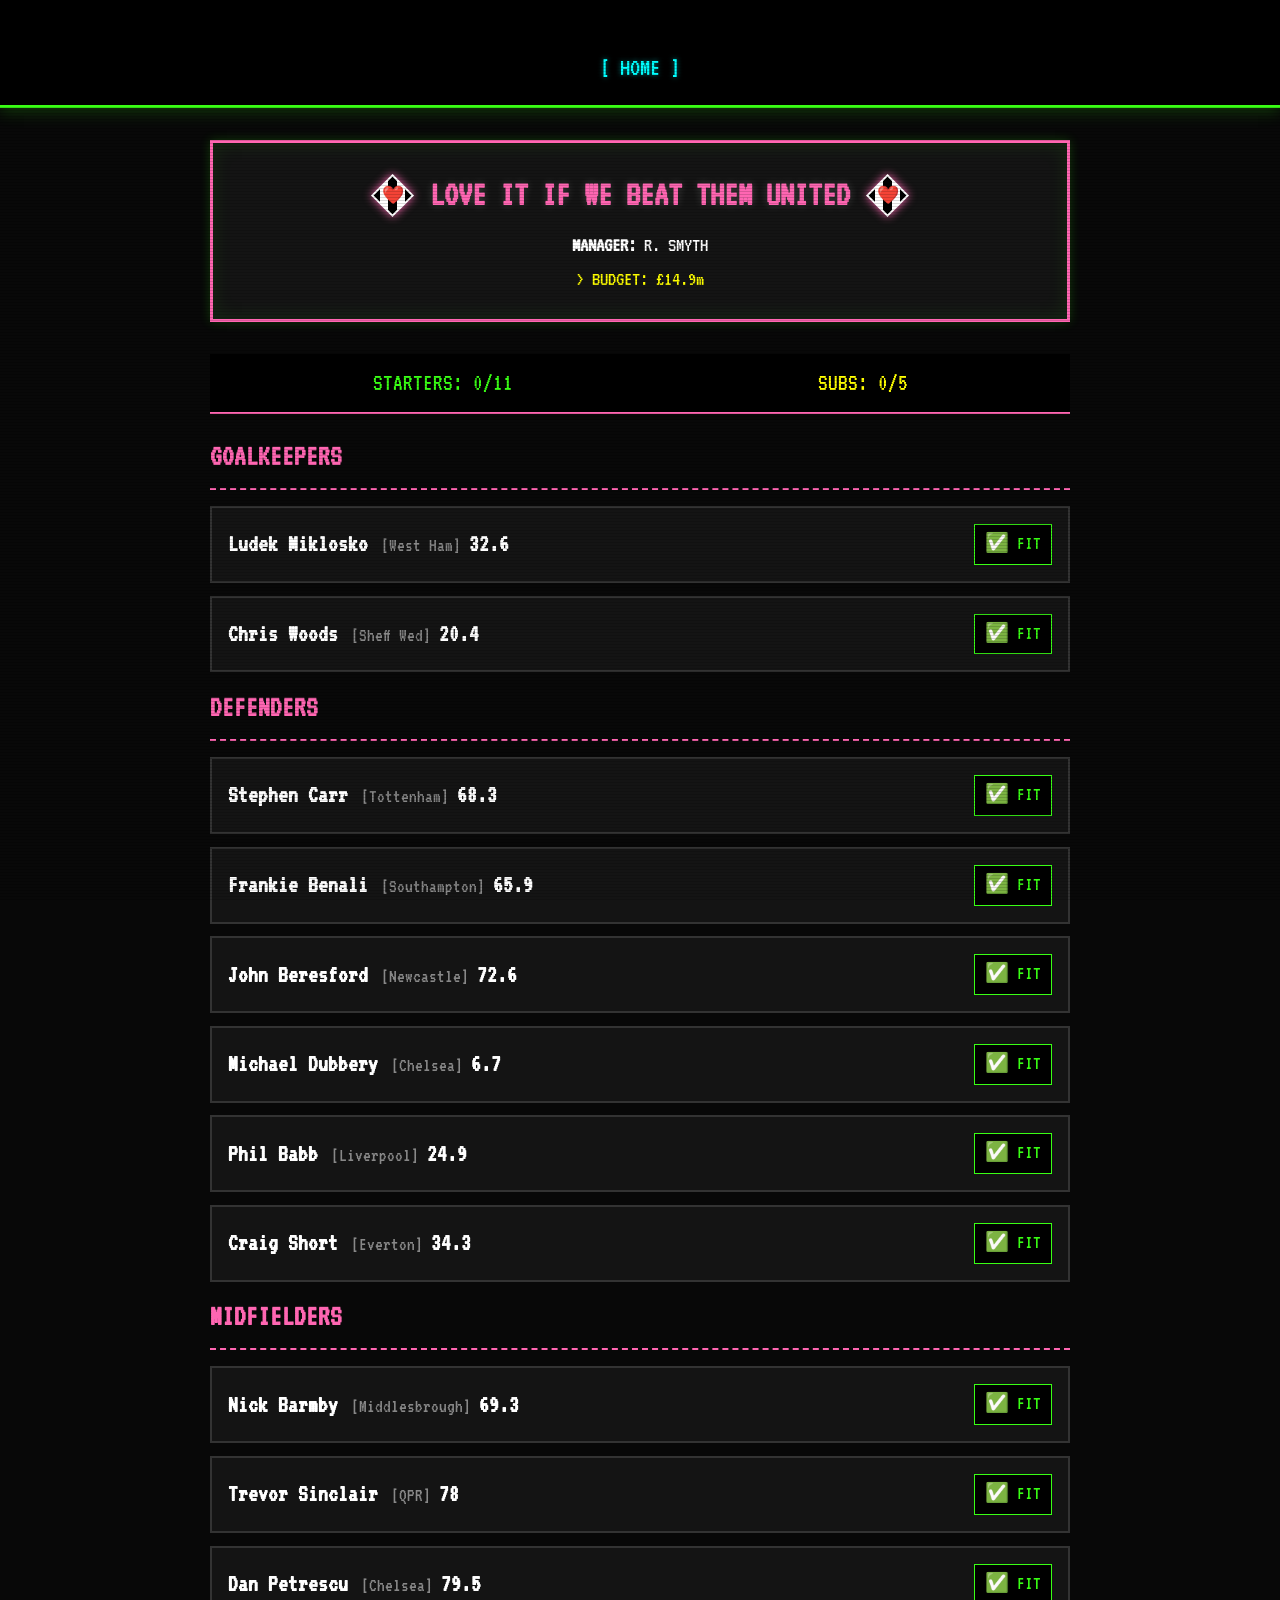
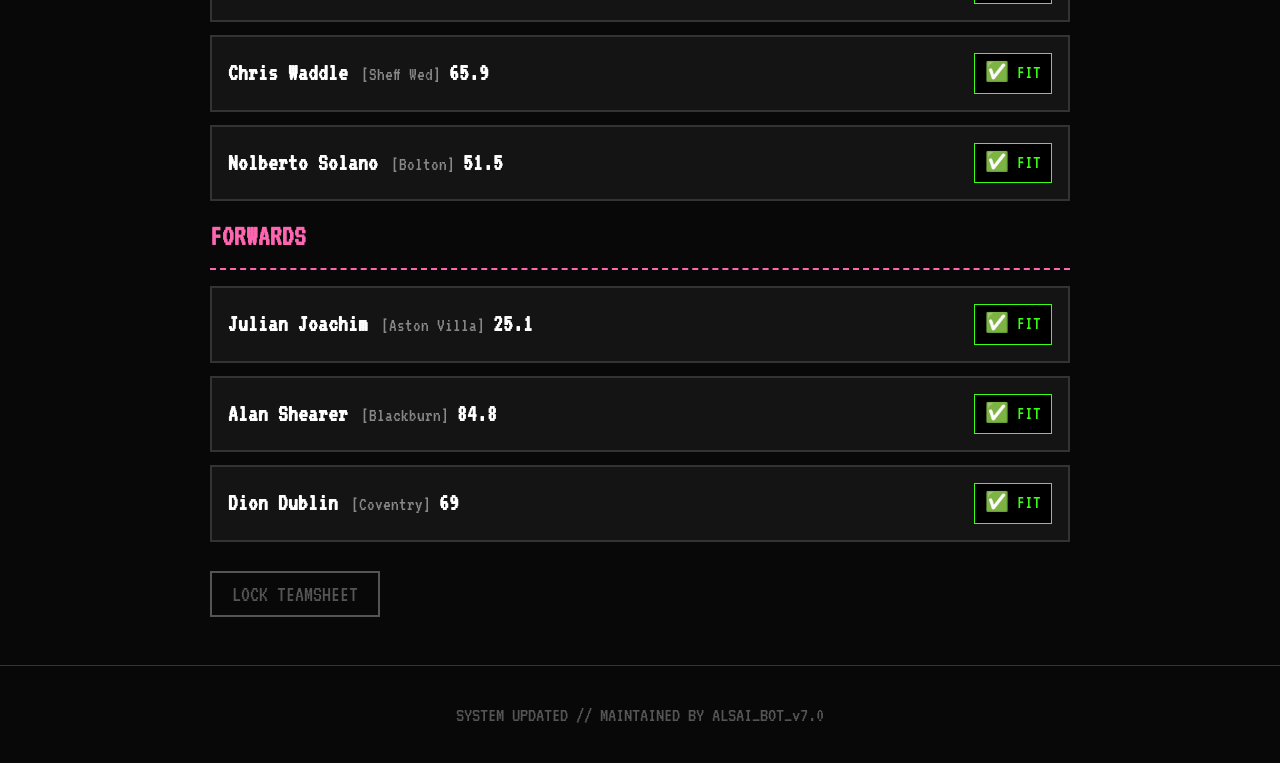
<file: team-smyth.html>
<!DOCTYPE html>
<html lang="en">
<head>
    <meta charset="UTF-8">
    <meta name="viewport" content="width=device-width, initial-scale=1.0">
    <title>Always Last Season - Love it if we beat them United</title>
    <link rel="stylesheet" href="style.css">
</head>
<body>

    <svg width="0" height="0" style="position:absolute; width:0; height:0;">
        <defs>
            <linearGradient id="grad-bw-stripes" x1="0%" y1="0%" x2="100%" y2="0%">
                <stop offset="20%" stop-color="#000"/><stop offset="20%" stop-color="#fff"/>
                <stop offset="40%" stop-color="#fff"/><stop offset="40%" stop-color="#000"/>
                <stop offset="60%" stop-color="#000"/><stop offset="60%" stop-color="#fff"/>
                <stop offset="80%" stop-color="#fff"/><stop offset="80%" stop-color="#000"/>
            </linearGradient>
            <linearGradient id="grad-newcastle" x1="0%" y1="0%" x2="100%" y2="0%">
                <stop offset="25%" stop-color="#000"/><stop offset="25%" stop-color="#fff"/>
                <stop offset="50%" stop-color="#fff"/><stop offset="50%" stop-color="#000"/>
                <stop offset="75%" stop-color="#000"/><stop offset="75%" stop-color="#fff"/>
            </linearGradient>
            <linearGradient id="grad-gill" x1="0%" y1="0%" x2="100%" y2="0%">
                <stop offset="50%" stop-color="#00529b"/><stop offset="50%" stop-color="#fff"/>
            </linearGradient>
            <linearGradient id="grad-villa" x1="0%" y1="0%" x2="100%" y2="0%">
                <stop offset="50%" stop-color="#670E36"/><stop offset="50%" stop-color="#95BFE5"/>
            </linearGradient>
            <linearGradient id="grad-palace" x1="0%" y1="0%" x2="100%" y2="0%">
                <stop offset="50%" stop-color="#C8102E"/><stop offset="50%" stop-color="#1B458F"/>
            </linearGradient>
            <linearGradient id="grad-rochdale" x1="0%" y1="0%" x2="100%" y2="0%">
                <stop offset="50%" stop-color="#004b87"/><stop offset="50%" stop-color="#fff"/>
            </linearGradient>
            <linearGradient id="grad-stoke" x1="0%" y1="0%" x2="100%" y2="0%">
                <stop offset="20%" stop-color="#e03a3e"/><stop offset="20%" stop-color="#fff"/>
                <stop offset="40%" stop-color="#fff"/><stop offset="40%" stop-color="#e03a3e"/>
                <stop offset="60%" stop-color="#e03a3e"/><stop offset="60%" stop-color="#fff"/>
                <stop offset="80%" stop-color="#fff"/><stop offset="80%" stop-color="#e03a3e"/>
            </linearGradient>
        </defs>
    </svg>

    <header>
        <nav>
            <a href="index.html">[ HOME ]</a>
        </nav>
    </header>

    <div id="team-smyth" class="page-view">
        <section class="hero">
            <div class="hero-title-container">
                <svg class="team-logo-small" width="80" height="80" viewBox="0 0 100 100">
                    <polygon points="50,5 95,50 50,95 5,50" fill="url(#grad-bw-stripes)" stroke="#fff" stroke-width="4"/>
                    <text x="50" y="55" font-size="40" text-anchor="middle" dominant-baseline="middle">❤️</text>
                </svg>
                <h2>Love it if we beat them United</h2>
                <svg class="team-logo-small" width="80" height="80" viewBox="0 0 100 100">
                    <polygon points="50,5 95,50 50,95 5,50" fill="url(#grad-bw-stripes)" stroke="#fff" stroke-width="4"/>
                    <text x="50" y="55" font-size="40" text-anchor="middle" dominant-baseline="middle">❤️</text>
                </svg>
            </div>
            <p><strong>MANAGER:</strong> R. SMYTH</p>
            <p style="color: var(--accent-yellow);">> BUDGET: £14.9m</p>
        </section>
        <div class="selection-tracker">
            <span class="starters-count" style="color: var(--accent-green);">STARTERS: 0/11</span>
            <span class="subs-count" style="color: var(--accent-yellow);">SUBS: 0/5</span>
        </div>
        <div class="squad-section squad-list">
            <h3>GOALKEEPERS</h3>
            <div class="player-row" data-pos="1-GK" data-name="Ludek Miklosko" onclick="togglePlayer(this)"><div class="player-info"><strong>Ludek Miklosko</strong> <span class="player-club">[West Ham]</span><span class="player-score" style="font-size: 1.15em; font-weight: bold; margin-left: 8px; color: #fff;">32.6</span></div><div class="player-status status-fit">✅ FIT</div></div>
            <div class="player-row" data-pos="1-GK" data-name="Chris Woods" onclick="togglePlayer(this)"><div class="player-info"><strong>Chris Woods</strong> <span class="player-club">[Sheff Wed]</span><span class="player-score" style="font-size: 1.15em; font-weight: bold; margin-left: 8px; color: #fff;">20.4</span></div><div class="player-status status-fit">✅ FIT</div></div>
            <h3>DEFENDERS</h3>
            <div class="player-row" data-pos="2-DEF" data-name="Stephen Carr" onclick="togglePlayer(this)"><div class="player-info"><strong>Stephen Carr</strong> <span class="player-club">[Tottenham]</span><span class="player-score" style="font-size: 1.15em; font-weight: bold; margin-left: 8px; color: #fff;">68.3</span></div><div class="player-status status-fit">✅ FIT</div></div>
            <div class="player-row" data-pos="2-DEF" data-name="Frankie Benali" onclick="togglePlayer(this)"><div class="player-info"><strong>Frankie Benali</strong> <span class="player-club">[Southampton]</span><span class="player-score" style="font-size: 1.15em; font-weight: bold; margin-left: 8px; color: #fff;">65.9</span></div><div class="player-status status-fit">✅ FIT</div></div>
            <div class="player-row" data-pos="2-DEF" data-name="John Beresford" onclick="togglePlayer(this)"><div class="player-info"><strong>John Beresford</strong> <span class="player-club">[Newcastle]</span><span class="player-score" style="font-size: 1.15em; font-weight: bold; margin-left: 8px; color: #fff;">72.6</span></div><div class="player-status status-fit">✅ FIT</div></div>
            <div class="player-row" data-pos="2-DEF" data-name="Michael Dubbery" onclick="togglePlayer(this)"><div class="player-info"><strong>Michael Dubbery</strong> <span class="player-club">[Chelsea]</span><span class="player-score" style="font-size: 1.15em; font-weight: bold; margin-left: 8px; color: #fff;">6.7</span></div><div class="player-status status-fit">✅ FIT</div></div>
            <div class="player-row" data-pos="2-DEF" data-name="Phil Babb" onclick="togglePlayer(this)"><div class="player-info"><strong>Phil Babb</strong> <span class="player-club">[Liverpool]</span><span class="player-score" style="font-size: 1.15em; font-weight: bold; margin-left: 8px; color: #fff;">24.9</span></div><div class="player-status status-fit">✅ FIT</div></div>
            <div class="player-row" data-pos="2-DEF" data-name="Craig Short" onclick="togglePlayer(this)"><div class="player-info"><strong>Craig Short</strong> <span class="player-club">[Everton]</span><span class="player-score" style="font-size: 1.15em; font-weight: bold; margin-left: 8px; color: #fff;">34.3</span></div><div class="player-status status-fit">✅ FIT</div></div>
            <h3>MIDFIELDERS</h3>
            <div class="player-row" data-pos="3-MID" data-name="Nick Barmby" onclick="togglePlayer(this)"><div class="player-info"><strong>Nick Barmby</strong> <span class="player-club">[Middlesbrough]</span><span class="player-score" style="font-size: 1.15em; font-weight: bold; margin-left: 8px; color: #fff;">69.3</span></div><div class="player-status status-fit">✅ FIT</div></div>
            <div class="player-row" data-pos="3-MID" data-name="Trevor Sinclair" onclick="togglePlayer(this)"><div class="player-info"><strong>Trevor Sinclair</strong> <span class="player-club">[QPR]</span><span class="player-score" style="font-size: 1.15em; font-weight: bold; margin-left: 8px; color: #fff;">78</span></div><div class="player-status status-fit">✅ FIT</div></div>
            <div class="player-row" data-pos="3-MID" data-name="Dan Petrescu" onclick="togglePlayer(this)"><div class="player-info"><strong>Dan Petrescu</strong> <span class="player-club">[Chelsea]</span><span class="player-score" style="font-size: 1.15em; font-weight: bold; margin-left: 8px; color: #fff;">79.5</span></div><div class="player-status status-fit">✅ FIT</div></div>
            <div class="player-row" data-pos="3-MID" data-name="Chris Waddle" onclick="togglePlayer(this)"><div class="player-info"><strong>Chris Waddle</strong> <span class="player-club">[Sheff Wed]</span><span class="player-score" style="font-size: 1.15em; font-weight: bold; margin-left: 8px; color: #fff;">65.9</span></div><div class="player-status status-fit">✅ FIT</div></div>
            <div class="player-row" data-pos="3-MID" data-name="Nolberto Solano" onclick="togglePlayer(this)"><div class="player-info"><strong>Nolberto Solano</strong> <span class="player-club">[Bolton]</span><span class="player-score" style="font-size: 1.15em; font-weight: bold; margin-left: 8px; color: #fff;">51.5</span></div><div class="player-status status-fit">✅ FIT</div></div>
            <h3>FORWARDS</h3>
            <div class="player-row" data-pos="4-FWD" data-name="Julian Joachim" onclick="togglePlayer(this)"><div class="player-info"><strong>Julian Joachim</strong> <span class="player-club">[Aston Villa]</span><span class="player-score" style="font-size: 1.15em; font-weight: bold; margin-left: 8px; color: #fff;">25.1</span></div><div class="player-status status-fit">✅ FIT</div></div>
            <div class="player-row" data-pos="4-FWD" data-name="Alan Shearer" onclick="togglePlayer(this)"><div class="player-info"><strong>Alan Shearer</strong> <span class="player-club">[Blackburn]</span><span class="player-score" style="font-size: 1.15em; font-weight: bold; margin-left: 8px; color: #fff;">84.8</span></div><div class="player-status status-fit">✅ FIT</div></div>
            <div class="player-row" data-pos="4-FWD" data-name="Dion Dublin" onclick="togglePlayer(this)"><div class="player-info"><strong>Dion Dublin</strong> <span class="player-club">[Coventry]</span><span class="player-score" style="font-size: 1.15em; font-weight: bold; margin-left: 8px; color: #fff;">69</span></div><div class="player-status status-fit">✅ FIT</div></div>
        </div>
        <button class="lock-btn btn" onclick="generateTeamsheet(this)" disabled>LOCK TEAMSHEET</button>
        <div class="teamsheet-output-container">
            <div class="terminal-header"><h3>> TEAMSHEET GENERATED</h3><button class="btn btn-copy" onclick="submitToHQ(this)">SUBMIT TO HQ</button></div>
            <textarea class="teamsheet-text" readonly></textarea>
        </div>
    </div>

    <footer><p>SYSTEM UPDATED // MAINTAINED BY ALSAI_BOT_v7.0</p></footer>

    <script src="script.js"></script>
</body>
</html>
</file>
<file: style.css>
@import url('https://fonts.googleapis.com/css2?family=VT323&display=swap');

:root {
    --primary-bg: #080808;
    --accent-green: #39ff14;
    --accent-yellow: #ffff00;
    --accent-blue: #00ffff;
    --text-light: #ffffff;
    --box-bg: #141414;
    --border-style: 3px solid var(--accent-green);
}

/* Manager Specific Colors */
#team-paul { --team-color: #ff00ff; }       /* Neon Pink */
#team-andy { --team-color: #00ffff; }       /* Cyan */
#team-barber { --team-color: #ffff00; }     /* Yellow */
#team-bareham { --team-color: #39ff14; }    /* Neon Green */
#team-cotton { --team-color: #ffaa00; }     /* Orange */
#team-davies { --team-color: #bb00ff; }     /* Purple */
#team-masterman { --team-color: #ff0044; }  /* Crimson */
#team-roach { --team-color: #0088ff; }      /* Blue */
#team-hodgson { --team-color: #ccff00; }    /* Lime */
#team-holt { --team-color: #ffd700; }       /* Gold */
#team-rowe { --team-color: #00ffcc; }       /* Teal */
#team-smyth { --team-color: #ff66b2; }      /* Light Pink */

* {
    box-sizing: border-box;
    margin: 0;
    padding: 0;
    font-family: 'VT323', 'Courier New', Courier, monospace;
}

body {
    background-color: var(--primary-bg);
    color: var(--text-light);
    line-height: 1.6;
    font-size: 1.3rem;
    position: relative;
}

body::after {
    content: "";
    position: fixed;
    top: 0;
    left: 0;
    width: 100vw;
    height: 100vh;
    background: repeating-linear-gradient(
        0deg,
        rgba(0, 0, 0, 0.15) 0px,
        rgba(0, 0, 0, 0.15) 1px,
        transparent 1px,
        transparent 3px
    );
    pointer-events: none;
    z-index: 999;
}

header {
    text-align: center;
    padding: 2rem 1rem 1rem 1rem;
    border-bottom: var(--border-style);
    background: #000;
    box-shadow: 0 4px 15px rgba(57, 255, 20, 0.2);
}

nav { margin-top: 1rem; }
nav a {
    color: var(--accent-blue);
    text-decoration: none;
    margin: 0 15px;
    font-size: 1.6rem;
    cursor: pointer;
    text-transform: uppercase;
    text-shadow: 0 0 5px rgba(0, 255, 255, 0.5);
    transition: all 0.2s;
}
nav a:hover {
    color: var(--text-light);
    text-shadow: 0 0 10px var(--accent-blue);
}

.page-view {
    max-width: 900px; /* Restored original width for stacked layout */
    margin: 2rem auto;
    padding: 0 20px;
    display: block; 
}

/* Homepage Specific Title Animation & Layout */
@keyframes colorCycle {
    0% { color: #ff00ff; text-shadow: 0 0 15px rgba(255, 0, 255, 0.6), 4px 4px 0px #000; }
    25% { color: #00ffff; text-shadow: 0 0 15px rgba(0, 255, 255, 0.6), 4px 4px 0px #000; }
    50% { color: #ffff00; text-shadow: 0 0 15px rgba(255, 255, 0, 0.6), 4px 4px 0px #000; }
    75% { color: #39ff14; text-shadow: 0 0 15px rgba(57, 255, 20, 0.6), 4px 4px 0px #000; }
    100% { color: #ff0044; text-shadow: 0 0 15px rgba(255, 0, 68, 0.6), 4px 4px 0px #000; }
}

.home-title-container {
    display: flex;
    align-items: center;
    justify-content: center;
    margin-bottom: 2.5rem;
    padding: 1rem;
}

.home-title-text {
    display: flex;
    flex-direction: column;
    align-items: center;
    text-align: center;
}

.home-title {
    font-size: 4.5rem;
    line-height: 1;
    margin-bottom: 0.5rem;
    letter-spacing: 2px;
    animation: colorCycle 10s infinite alternate ease-in-out;
}

.home-subtitle {
    font-size: 1.8rem;
    color: var(--accent-blue);
    text-shadow: 0 0 8px rgba(0, 255, 255, 0.5);
    letter-spacing: 1px;
}

.hero {
    background: var(--box-bg);
    border: 3px solid var(--accent-green);
    padding: 1.5rem;
    text-align: center;
    margin-bottom: 2rem;
    box-shadow: inset 0 0 20px rgba(57, 255, 20, 0.1), 0 0 10px rgba(57, 255, 20, 0.2);
}

.hero-title-container {
    display: flex;
    align-items: center;
    justify-content: center;
    gap: 15px;
    margin-bottom: 5px;
}

.hero-title-container h2 {
    margin-bottom: 0;
}

.team-logo-small {
    width: 45px;
    height: 45px;
    filter: drop-shadow(0 0 5px var(--team-color));
}

.hero h2 {
    color: var(--accent-green);
    font-size: 2.2rem;
    text-transform: uppercase;
    text-shadow: 0 0 8px rgba(57, 255, 20, 0.5);
}

h2 {
    color: var(--text-light);
    font-size: 2rem;
    text-transform: uppercase;
    margin-bottom: 1rem;
    text-shadow: 2px 2px 0px #000;
}


/* =========================================
   FULL WIDTH DASHBOARD STACK
   ========================================= */

.dashboard-stack {
    display: flex;
    flex-direction: column;
    gap: 2rem;
    margin-bottom: 3rem;
}

.dash-box {
    background-color: #000;
    border: 2px solid #555;
    box-shadow: inset 0 0 10px rgba(255, 255, 255, 0.05), 4px 4px 0px rgba(0, 0, 0, 0.8);
    padding: 10px;
    width: 100%;
}

.dash-header {
    background-color: #222;
    color: var(--accent-blue);
    text-align: center;
    font-size: 1.6rem;
    padding: 5px;
    margin-bottom: 10px;
    border-bottom: 2px solid #444;
    text-transform: uppercase;
    letter-spacing: 1px;
}

/* Simulating Classic Sim Tables */
.cm-table {
    width: 100%;
    border-collapse: collapse;
    font-size: 1.25rem;
}

.cm-table td, .cm-table th {
    padding: 6px 10px; /* Added slight horizontal padding */
    border-bottom: 1px solid #222;
}

.cm-table tr:last-child td {
    border-bottom: none;
}

.cm-table th {
    color: #888;
    font-weight: normal;
    font-size: 1.1rem;
}

.t-left { text-align: left; width: 40%; }
.t-center { text-align: center; white-space: nowrap; width: 20%; } /* Prevents scores breaking over lines */
.t-right { text-align: right; width: 40%; }

.hl-yellow { color: var(--accent-yellow); text-shadow: 0 0 3px rgba(255, 255, 0, 0.5); }
.hl-cyan { color: var(--accent-blue); text-shadow: 0 0 3px rgba(0, 255, 255, 0.5); }
.hl-green { color: var(--accent-green); text-shadow: 0 0 3px rgba(57, 255, 20, 0.5); }

/* Hover effect for league table */
.league-table tbody tr:hover {
    background-color: #1a1a1a;
    cursor: default;
}

.league-table td { text-align: center; }
.league-table .t-left { width: auto; } /* Let league table team names breathe */

/* Mid-90s style Promotion/Relegation zone dividing lines */
.promo td { border-bottom: 1px dashed rgba(57, 255, 20, 0.5) !important; }
.relegation:first-of-type td { border-top: 1px dashed rgba(255, 0, 68, 0.5) !important; }


/* =========================================
   SQUAD / TEAM SELECTION
   ========================================= */

.grid {
    display: grid;
    grid-template-columns: repeat(auto-fit, minmax(200px, 1fr));
    gap: 1.5rem;
    margin-bottom: 2rem;
}

.card {
    background: var(--box-bg);
    border: var(--border-style);
    padding: 1.5rem;
    text-align: center;
    color: var(--text-light);
    cursor: pointer;
    transition: transform 0.1s, box-shadow 0.2s, border-color 0.2s;
}
.card:hover {
    transform: scale(1.05);
    box-shadow: 0 0 15px rgba(0, 255, 255, 0.5);
    border-color: var(--accent-blue);
}

.card-icon { 
    display: flex;
    justify-content: center;
    align-items: center;
    height: 90px;
    margin-bottom: 1rem;
}

.card h3 { color: var(--accent-green); font-size: 1.6rem; text-transform: uppercase; }

.btn {
    display: inline-block;
    background-color: transparent;
    color: var(--accent-green);
    border: 2px solid var(--accent-green);
    padding: 10px 20px;
    font-size: 1.4rem;
    text-transform: uppercase;
    margin: 1rem 0;
    cursor: pointer;
    transition: all 0.2s;
    box-shadow: 0 0 5px rgba(57, 255, 20, 0.3);
}
.btn:hover {
    background-color: var(--accent-green);
    color: #000;
    box-shadow: 0 0 15px rgba(57, 255, 20, 0.8);
}
.btn:disabled {
    border-color: #555;
    color: #555;
    cursor: not-allowed;
    box-shadow: none;
}
.btn:disabled:hover { background-color: transparent; }

.btn-copy {
    border-color: var(--accent-blue);
    color: var(--accent-blue);
    box-shadow: 0 0 5px rgba(0, 255, 255, 0.3);
    margin-left: 10px;
}
.btn-copy:hover {
    background-color: var(--accent-blue);
    color: #000;
    box-shadow: 0 0 15px rgba(0, 255, 255, 0.8);
}

.player-row {
    background: var(--box-bg);
    padding: 1rem;
    border: 2px solid #333;
    margin-bottom: 0.8rem;
    display: flex;
    justify-content: space-between;
    align-items: center;
    flex-wrap: wrap;
    gap: 10px;
    cursor: pointer;
    transition: all 0.2s;
    position: relative;
}

.player-row:hover { border-color: #666; }

.is-starter {
    border-color: var(--accent-green);
    box-shadow: inset 0 0 15px rgba(57, 255, 20, 0.2);
}
.is-starter::after {
    content: "XI";
    position: absolute;
    right: 10px;
    top: 10px;
    color: var(--accent-green);
    font-weight: bold;
    font-size: 1.5rem;
}

.is-sub {
    border-color: var(--accent-yellow);
    border-style: dashed;
}
.is-sub::after {
    content: "SUB";
    position: absolute;
    right: 10px;
    top: 10px;
    color: var(--accent-yellow);
    font-weight: bold;
    font-size: 1.2rem;
}

.player-info strong { font-size: 1.5rem; color: var(--text-light); }
.player-club { color: #888; font-size: 1.2rem; margin-left: 5px; }
.player-fixture { color: var(--accent-blue); font-size: 1.2rem; margin-left: 8px; text-transform: uppercase; }

.player-status {
    background: #000;
    border: 1px solid #555;
    padding: 4px 10px;
    font-size: 1.2rem;
    cursor: help;
}
.status-fit { color: var(--accent-green); border-color: var(--accent-green); }
.status-doubt { color: #ffff00; border-color: #ffff00; }
.status-out { color: #ff0044; border-color: #ff0044; }

.terminal-header {
    display: flex;
    justify-content: space-between;
    align-items: center;
    margin-bottom: 10px;
    border-bottom: 1px dashed #333;
    padding-bottom: 10px;
}

.teamsheet-text {
    width: 100%;
    height: 350px;
    background: transparent;
    color: var(--accent-green);
    border: none;
    outline: none;
    resize: none;
    font-size: 1.3rem;
    line-height: 1.5;
}

/* Dynamic styling for individual team pages */
.page-view .hero { border-color: var(--team-color); }
.page-view .hero h2 { color: var(--team-color); text-shadow: 0 0 8px rgba(255, 255, 255, 0.2); }
.selection-tracker {
    position: sticky;
    top: 0;
    background: #000;
    padding: 10px;
    border-bottom: 2px solid var(--team-color);
    display: flex;
    justify-content: space-around;
    z-index: 100;
    margin-bottom: 20px;
    font-size: 1.5rem;
}
.squad-section h3 {
    color: var(--team-color);
    border-bottom: 2px dashed var(--team-color);
    padding-bottom: 0.5rem;
    margin-bottom: 1rem;
    font-size: 1.8rem;
}
.terminal-header h3 { color: var(--team-color); }
.teamsheet-output-container {
    display: none;
    margin-top: 2rem;
    padding: 1.5rem;
    background: #000;
    border: 2px solid var(--team-color);
    box-shadow: 0 0 15px rgba(255, 255, 255, 0.1);
}

footer { text-align: center; padding: 2rem; color: #555; border-top: 1px solid #333; margin-top: 2rem; }
</file>
